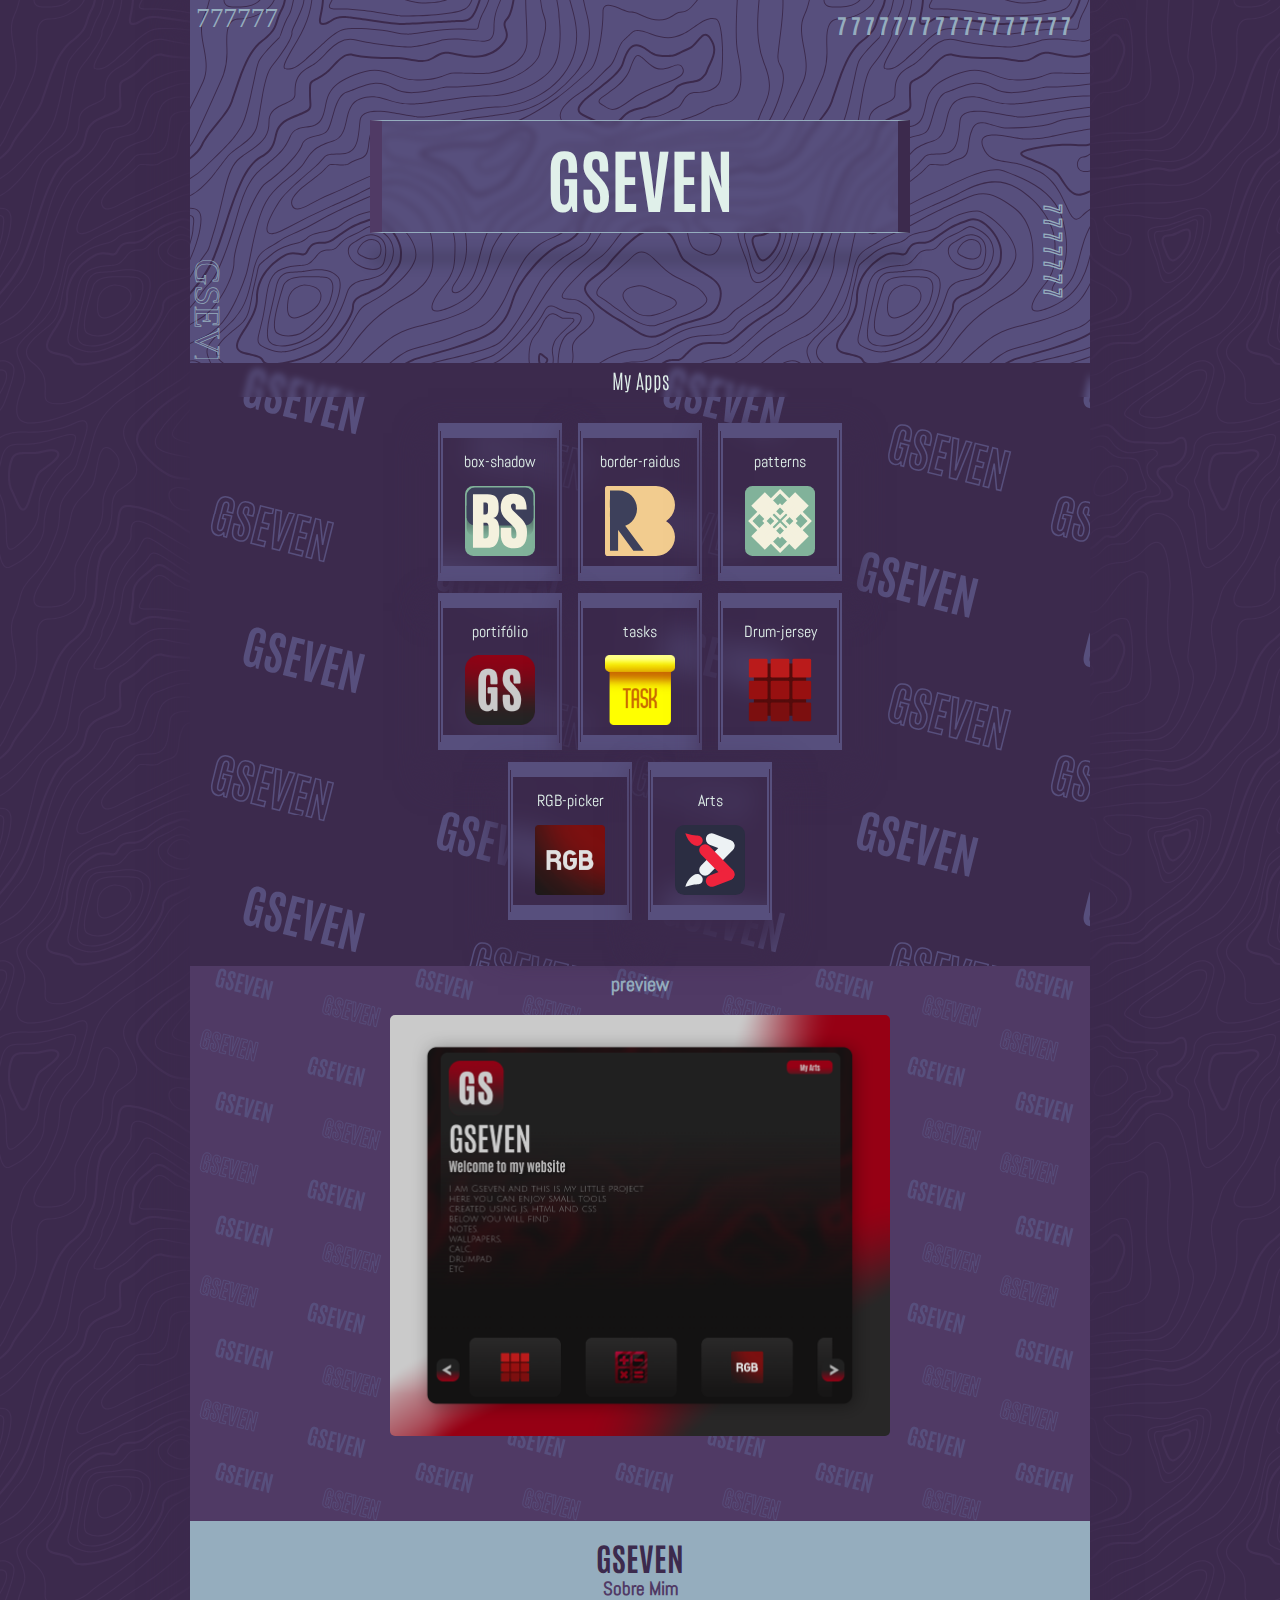
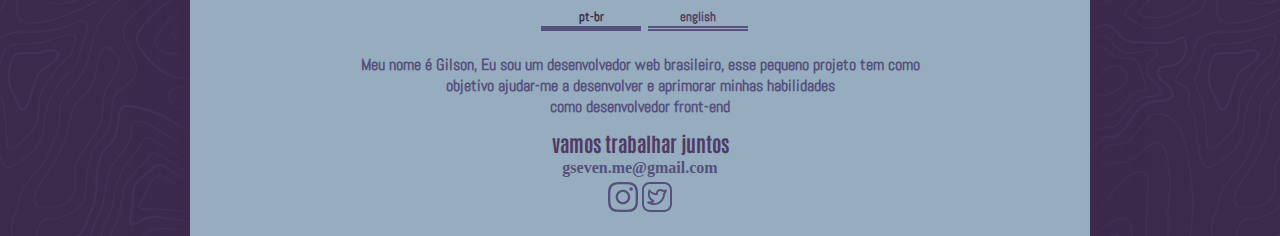
<file: index.html>
<!DOCTYPE html>
<html lang="en">
<head>
    <meta charset="UTF-8">
    <meta http-equiv="X-UA-Compatible" content="IE=edge">
    <meta name="viewport" content="width=device-width, initial-scale=1.0">
    <link rel="stylesheet" href="css/index.css">
    <title>GSEVEN</title>
    <link rel="stylesheet" href="https://fonts.googleapis.com/css2?family=Material+Symbols+Outlined:opsz,wght,FILL,GRAD@48,400,0,0" />
    <link rel="shortcut icon" href="img/favicon.svg" type="image/x-icon">
    <link rel="preconnect" href="https://fonts.googleapis.com">
    <link rel="preconnect" href="https://fonts.gstatic.com" crossorigin>
    <link href="https://fonts.googleapis.com/css2?family=Abel&family=Antonio&display=swap" rel="stylesheet">
</head>
<body>
    <div id="all">
        <div id="topdiv">
            <div id="left">
                <div>
                <img src="img/leftTexture.svg" alt="">
                </div>
            </div>
            <div id="center">
                <h1>GSEVEN</h1>
                <div id="gs"></div>
            </div>
            <div id="right">
                <div>
                    <img src="img/rightTexture.svg" alt="">
                </div>
            </div>
        </div>
    
        <div id="midleDiv">
            <h1>My Apps</h1>
            <div id="apps">
                <a href="csshelp/shadow/index.html" class="app">
                    <div>
                        <h2 translate="no">box-shadow</h2>
                        <img src="csshelp/shadow/img/logo.svg" alt="">
                    </div>
                </a>
                <a href="csshelp/radius/index.html" class="app">
                    <div>
                        <h2 translate="no">border-raidus</h2>
                        <img src="csshelp/radius/img/logo.svg" alt="">
                    </div>
                </a>
    
                <a href="csshelp/patterns/index.html" class="app">
                    <div>
                        <h2 translate="no">patterns</h2>
                        <img src="csshelp/patterns/img/logo.svg" alt="">
                    </div>
                </a>

                <a href="portfolio/" class="app">
                    <div>
                        <h2 translate="no">portifólio</h2>
                        <img src="portfolio/img/favicon.png" alt="">
                    </div>
                </a>
    
                <a href="portfolio/ferramentas/tasks/index.html" class="app">
                    <div>
                        <h2 translate="no">tasks</h2>
                        <img src="portfolio/ferramentas/tasks/tasks.png" alt="">
                    </div>
                </a>
    
                <a href="portfolio/ferramentas/drum/index.html" class="app">
                    <div translate="no">
                        <h2 translate="no">Drum-jersey</h2>
                        <img src="portfolio/ferramentas/drum/icon.svg" alt="">
                    </div>
                </a>
    
                <a href="portfolio/ferramentas/picker/index.html" class="app">
                    <div>
                        <h2 translate="no">RGB-picker</h2>
                        <img src="portfolio/ferramentas/picker/picker.png" alt="">
                    </div>
                </a>
                <a href="portfolio/ferramentas/arts/index.html" class="app">
                    <div>
                        <h2 translate="no">Arts</h2>
                        <img src="portfolio/ferramentas/arts/icons/favicon.svg" alt="">
                    </div>
                </a>
       
            </div>
        </div>
        <div id="apr">
            <div id="appresentation">
                <h1>preview</h1>
                <div class="imgh">
                    <img src="img/preview/port.png" alt="">
                </div>
            <script>
                let urli  = "img/preview/"
                let urls = [urli+"port.png",urli+"drum.png",urli+"arts.png"]
                let indexy = 0
                setInterval(()=>{
                    indexy++
                    if (indexy==urls.length) {
                        indexy = 0
                    }
                    document.querySelector(".imgh img").style.opacity="2%"
                    document.querySelector(".imgh img").style.borderRadius="100%" 
                    setTimeout(function(){

                        document.querySelector(".imgh img").style.opacity="100%"
                        document.querySelector(".imgh img").style.borderRadius="5px"
                        document.querySelector(".imgh img").src=urls[indexy]
                    
                    },500)
                    
         
                   
                },4200)
       
            </script>
            </div>
        </div>
     
        <div id="aboutMe" class="aboutPT">
            <div id="topText">    
                <div id="topTitle">
                    <div>
                        <h1>GSEVEN</h1>
                        <h3 id="aboutMeTl">Sobre Mim</h3>
                    </div>
                   
                </div>
                <div id="lang">
                    <button id="pt" class="bt active">pt-br</button>
                    <button id="en" class="bt">english</button>
                </div>
            </div>
            <div id="textPt" class="text_me">
                Meu nome é Gilson, Eu sou um desenvolvedor web brasileiro,
                esse pequeno projeto tem como objetivo ajudar-me a desenvolver e aprimorar minhas habilidades
                <br>    como desenvolvedor front-end
            </div>

            <div id="contact">
                <h1 id="endMsg">vamos trabalhar juntos</h1>
                <div id="conts">
                    <div>gseven.me@gmail.com</div>
                    <a href="https://www.instagram.com/gseven.me" target="_blank">
                        <svg xmlns="http://www.w3.org/2000/svg" version="1.1" xmlns:xlink="http://www.w3.org/1999/xlink" xmlns:svgjs="http://svgjs.com/svgjs" width="512" height="512" x="0" y="0" viewBox="0 0 512 512.00006" style="enable-background:new 0 0 512 512" xml:space="preserve" class=""><g><path xmlns="http://www.w3.org/2000/svg" d="m261.039062 512c-1.695312 0-3.390624 0-5.097656-.007812-40.132812.097656-77.214844-.921876-113.277344-3.117188-33.0625-2.011719-63.242187-13.4375-87.28125-33.039062-23.195312-18.914063-39.035156-44.488282-47.078124-76.003907-7-27.4375-7.371094-54.371093-7.726563-80.421875-.257813-18.691406-.5234375-40.839844-.578125-63.363281.0546875-22.617187.320312-44.765625.578125-63.457031.355469-26.046875.726563-52.980469 7.726563-80.421875 8.042968-31.515625 23.882812-57.089844 47.078124-76.003907 24.039063-19.601562 54.21875-31.027343 87.285157-33.039062 36.0625-2.191406 73.152343-3.2148438 113.371093-3.1171875 40.144532-.0859375 77.214844.9257815 113.277344 3.1171875 33.0625 2.011719 63.242188 13.4375 87.28125 33.039062 23.199219 18.914063 39.035156 44.488282 47.078125 76.003907 7 27.4375 7.371094 54.375 7.726563 80.421875.257812 18.691406.527344 40.839844.578125 63.363281v.09375c-.050781 22.523437-.320313 44.671875-.578125 63.363281-.355469 26.046875-.722656 52.980469-7.726563 80.421875-8.042969 31.515625-23.878906 57.089844-47.078125 76.003907-24.039062 19.601562-54.21875 31.027343-87.28125 33.039062-34.535156 2.101562-70.011718 3.125-108.277344 3.125zm-5.097656-40.007812c39.480469.09375 75.730469-.902344 110.945313-3.042969 25-1.519531 46.675781-9.632813 64.433593-24.113281 16.414063-13.386719 27.71875-31.855469 33.597657-54.894532 5.828125-22.839844 6.164062-47.363281 6.488281-71.078125.253906-18.566406.519531-40.558593.574219-62.863281-.054688-22.308594-.320313-44.296875-.574219-62.863281-.324219-23.714844-.660156-48.238281-6.488281-71.082031-5.878907-23.039063-17.183594-41.507813-33.597657-54.894532-17.757812-14.476562-39.433593-22.589844-64.433593-24.109375-35.214844-2.144531-71.464844-3.132812-110.851563-3.046875-39.472656-.09375-75.726562.902344-110.941406 3.046875-25 1.519531-46.675781 9.632813-64.433594 24.109375-16.414062 13.386719-27.71875 31.855469-33.597656 54.894532-5.828125 22.84375-6.164062 47.363281-6.488281 71.082031-.253907 18.582031-.519531 40.585937-.574219 62.910156.054688 22.226563.320312 44.234375.574219 62.816406.324219 23.714844.660156 48.238281 6.488281 71.078125 5.878906 23.039063 17.183594 41.507813 33.597656 54.894532 17.757813 14.476562 39.433594 22.589843 64.433594 24.109374 35.214844 2.144532 71.476562 3.144532 110.847656 3.046876zm-.953125-90.992188c-68.921875 0-125-56.074219-125-125s56.078125-125 125-125c68.925781 0 125 56.074219 125 125s-56.074219 125-125 125zm0-210c-46.867187 0-85 38.132812-85 85s38.132813 85 85 85c46.871094 0 85-38.132812 85-85s-38.128906-85-85-85zm139-80c-16.566406 0-30 13.429688-30 30s13.433594 30 30 30c16.570313 0 30-13.429688 30-30s-13.429687-30-30-30zm0 0" fill="#574f7d" data-original="#000000" class=""></path></g></svg>
                    </a>
                    <a href="https://twitter.com/GsevenMe" target="_blank">
                        <svg xmlns="http://www.w3.org/2000/svg" version="1.1" xmlns:xlink="http://www.w3.org/1999/xlink" xmlns:svgjs="http://svgjs.com/svgjs" width="512" height="512" x="0" y="0" viewBox="0 0 496 496" style="enable-background:new 0 0 512 512" xml:space="preserve" class=""><g><g xmlns="http://www.w3.org/2000/svg"><g><g><path d="M365.008,0H130.992C57.536,0,0,57.536,0,130.992v234.016C0,438.464,57.536,496,130.992,496h234.016     C438.464,496,496,438.464,496,365.008V130.992C496,57.536,438.448,0,365.008,0z M464,365.008     c0,55.52-43.488,98.992-98.992,98.992H130.992C75.488,464,32,420.512,32,365.008V130.992C32,75.488,75.488,32,130.992,32h234.016     C420.528,32,464,75.488,464,130.992V365.008z" fill="#574f7d" data-original="#000000" class=""></path><path d="M403.984,126.64c-5.136-3.76-12.016-4.08-17.504-0.88c-5.472,3.216-17.6,4.8-27.328,6.08c-2.016,0.272-4,0.528-5.92,0.8     c-13.616-11.296-31.008-17.632-48.944-17.632c-40.4,0-73.552,31.264-75.904,70.592c-36.64-6.176-70.192-25.28-93.968-53.984     c-3.536-4.288-9.024-6.384-14.56-5.664c-5.504,0.768-10.208,4.336-12.432,9.424c-1.024,2.336-9.952,24.304-9.952,78.64     c0,47.056,37.136,81.632,62.608,99.824c-17.424,7.92-37.504,10.832-56.576,8.72c-7.456-0.8-14.432,3.584-16.896,10.608     c-2.464,7.04,0.256,14.848,6.56,18.832c30.08,18.976,64.848,29.008,100.56,29.008c114.688,0,184.096-90.096,186.672-178.928     c3.296-4.784,9.584-14.096,20.208-30.432c4.256-6.576,7.824-20.752,9.568-28.608C411.568,136.832,409.12,130.384,403.984,126.64z      M351.536,187.536c-1.968,2.72-3.04,6.016-3.04,9.376c0,63.152-48.016,152.096-154.752,152.096     c-9.648,0-19.216-0.88-28.592-2.608c12.512-4.736,24.336-11.344,35.2-19.712c4.352-3.344,6.672-8.72,6.16-14.176     c-0.512-5.456-3.792-10.288-8.704-12.768c-0.688-0.352-68.32-35.92-68.32-85.712c0-16.688,0.896-29.808,2.08-39.792     c31.408,27.04,71.376,43.216,113.44,45.296c0.32,0.016,0.656,0.032,0.96,0.016c9.312-0.272,16.16-7.104,16.16-16     c0-2.208-0.448-4.304-1.264-6.224c-0.4-2.4-0.608-4.816-0.608-7.232c0-23.76,19.744-43.088,44.032-43.088     c12.192,0,23.92,4.992,32.192,13.68c3.776,3.936,9.296,5.712,14.624,4.672c3.632-0.688,7.824-1.232,12.224-1.808     c1.568-0.208,3.152-0.416,4.768-0.64C356.08,181.216,351.744,187.248,351.536,187.536z" fill="#574f7d" data-original="#000000" class=""></path></g></g></g><g xmlns="http://www.w3.org/2000/svg"></g><g xmlns="http://www.w3.org/2000/svg"></g><g xmlns="http://www.w3.org/2000/svg"></g><g xmlns="http://www.w3.org/2000/svg"></g><g xmlns="http://www.w3.org/2000/svg"></g><g xmlns="http://www.w3.org/2000/svg"></g><g xmlns="http://www.w3.org/2000/svg"></g><g xmlns="http://www.w3.org/2000/svg"> </g><g xmlns="http://www.w3.org/2000/svg"></g><g xmlns="http://www.w3.org/2000/svg"> </g><g xmlns="http://www.w3.org/2000/svg"></g><g xmlns="http://www.w3.org/2000/svg"></g><g xmlns="http://www.w3.org/2000/svg"></g><g xmlns="http://www.w3.org/2000/svg"></g><g xmlns="http://www.w3.org/2000/svg"></g></g></svg>
                    </a>
                </div>
            </div>
            <script>
                
                var btns = document.getElementsByClassName("bt");
                for (var i = 0; i < btns.length; i++) {
                btns[i].addEventListener("click", function(e) {
                setLanguage(e.target.id)
                var current = document.getElementsByClassName("active");
                current[0].className = current[0].className.replace(" active", "");
                this.className += " active";
                });
                }
                let aboutMe = document.getElementById("aboutMeTl")
                let kingText = document.getElementById("textPt")
                let end = document.getElementById("endMsg")


                var title ={
                    pt:"Sobre Mim",
                    en:"About Me"
                }
                var text={
                    pt:`Meu nome é Gilson, Eu sou um desenvolvedor web brasileiro,esse pequeno projeto <br> tem como objetivo ajudar-me a desenvolver e aprimorar minhas habilidades
                    como desenvolvedor front-end`,
                    en:`
                    My name is Gilson, I'm a Brazilian web developer, this little project
                    aims to help me develop and improve my skills
                    as a front end developer
                    `
                }


                endMsg={
                    en:"let's work together",
                    pt:"vamos trabalhar juntos"
                }

                function setLanguage(lang) {
                    aboutMe.innerHTML=title[lang]
                    kingText.innerHTML=text[lang]
                    end.innerHTML= endMsg[lang]
                    // if(lang=="pt"){
                    //     aboutMe.innerHTML=title.pt
                    //     kingText.innerHTML=text.pt
                    //     endMsg.innerHTML=endMsg.pt
                    // }else if(lang=="en"){
                    //     aboutMe.innerHTML=title.en
                    //     kingText.innerHTML=text.en
                    //     end.innerHTML=endMsg.en
                    // }   
                }

            </script>
        </div>
    </div>
    
</body>
<style>
    :root{
        --color1:#3c2a4d;
        --color2:#503a65;
        --color3:#574f7d;
        --color4:#95adbe;
        --color5:#e0f0ea;

    }
</style>
<script src="js/index.js"></script>
<script type="text/javascript" src="js/vanilla-tilt.js"></script>
<script>
    VanillaTilt.init(document.querySelector("#center h1"), {
       max: 10,
       speed: 400,
       glare:true,
       "max-glare":0.1,
    });
   document.querySelector("#center h1").addEventListener("mousemove",()=>{
        document.getElementById("gs").style.transform =   document.querySelector("#center h1").style.transform +"translateY(20px)"
   })
</script>
</html>
</file>
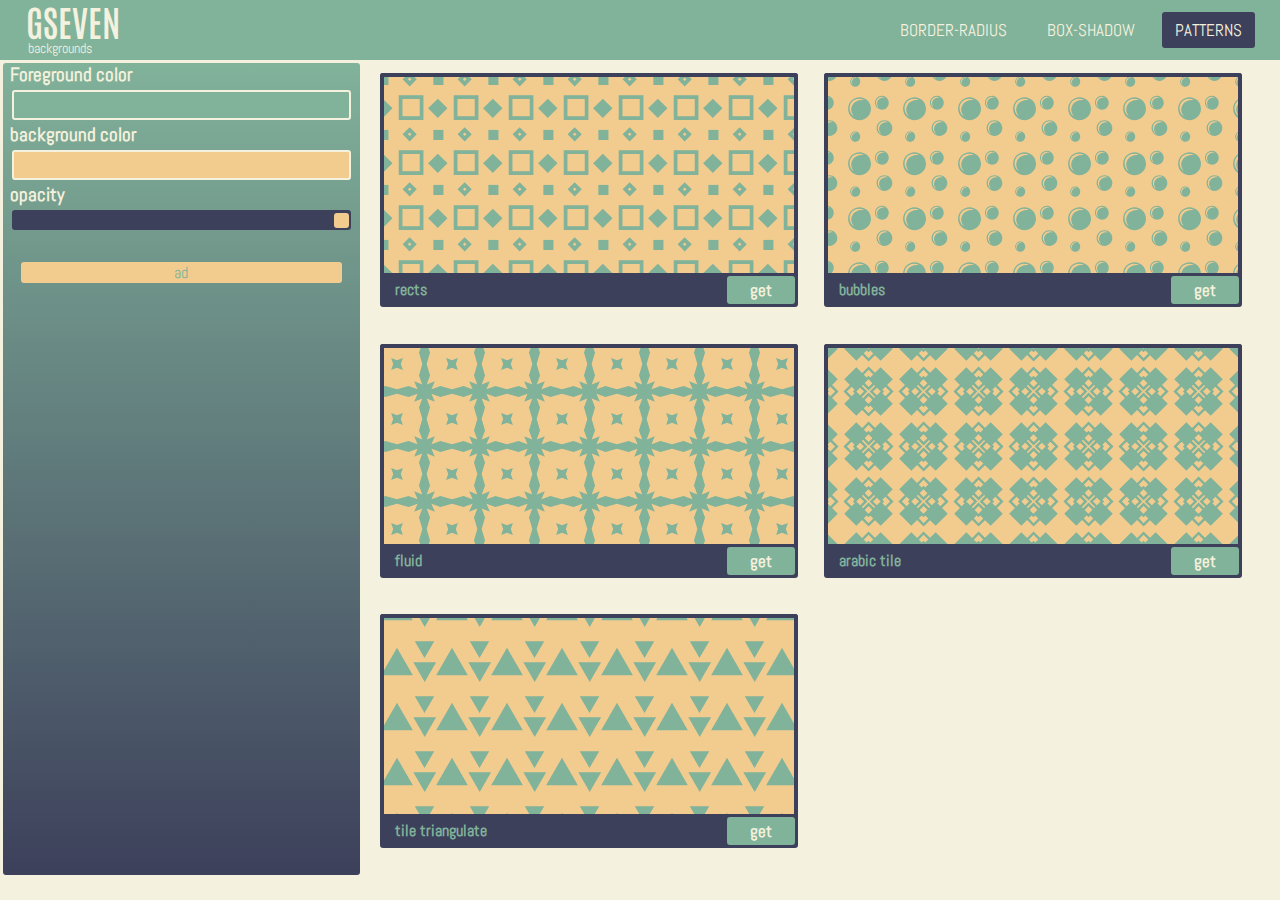
<file: csshelp/patterns/index.html>
<!DOCTYPE html>
<html lang="en">
<head>
    <meta charset="UTF-8">
    <meta http-equiv="X-UA-Compatible" content="IE=edge">
    <meta name="viewport" content="width=device-width, initial-scale=1.0">
    <link rel="stylesheet" href="../../top.css">
    <link rel="stylesheet" href="css/style.css">
    <title>patterns</title>
    <link rel="stylesheet" href="https://fonts.googleapis.com/css2?family=Material+Symbols+Outlined:opsz,wght,FILL,GRAD@48,400,0,0" />
    <script async src="https://pagead2.googlesyndication.com/pagead/js/adsbygoogle.js?client=ca-pub-1281822003681691"
    crossorigin="anonymous"></script>
    <link rel="shortcut icon" href="img/logo.svg" type="image/x-icon">
</head>
<body>
    <nav translate="no">
		<input type="checkbox" id="check">
		<label for="check" class="checkbtn">
			<span class="material-symbols-outlined" id="openMenu">menu</span>
		</label>
		<label class="logo" onclick="logoFunction()">
			<img src="img/title.svg" alt="" width=200px">
		</label>
		<ul id="menu">
			<li><a id="ini" class="btn"         href="../radius/index.html">border-radius</a></li>
			<li><a id="bs" class="btn" 	        href="../shadow/index.html">box-shadow</a></li>
			<li><a id="gr" class="btn active"   href="#">patterns</a></li>
		</ul>
	</nav>
    <section>
		<div id="displays">
            <div id="display1" class="dis">
                <div id="inputs">
                    <h3>Foreground color</h3>
                    <button onclick="document.getElementById('front').click()" style="background-color:var(--color1);" id="fc"></button>
                    <h3>background color</h3>
                    <button onclick="document.getElementById('back').click()" style="background-color:var(--color2);" id="bc"></button>
                    <h3>opacity</h3>
                    <input value="1" type="range" min="0" step="0.01" max="1" name="opacity" id="opacity" oninput="opacityChange(this.value)">
                </div>
                <div id="inpObj">
                    <input type="color" name="front" id="front" style="visibility: hidden;" oninput="colorChange(this.value,'front')">
                    <input type="color" name="back" id="back" style="visibility: hidden;" oninput="colorChange(this.value,'back')">
                </div>
                <div id="publ">
                    <div>ad</div>
                    
        
                </div>
            </div>
            <div id="display2" class="dis"></div>
        </div>
	</section>
    <div id="popup">
        <div id="pph">
            <div id="ttl">css code</div>
            <button id="close">
                <span class="material-symbols-outlined">close</span>
            </button><br>
        </div>
        <textarea spellcheck="false" name="" id="texto" cols="30" rows="10"></textarea>
        <div id="msg">name </div><button id="cokk">copy</button>
    </div>

</body>
<style>
    :root{
        --color1:#3D405B;
        --color2:#81B29A;
        --color3:#F2CC8F;
        --color4:#E07A5F;
        --color5:#F4F1DE;
       
    }
 
</style>
<style id="backx">
    :root{
        --color-back:#2c698d;
    }
</style>
<!-- global -->
<!--finish global -->
<!-- of app -->
<script src="js/index.js"></script>
<!-- finish of app -->
</html>
</file>
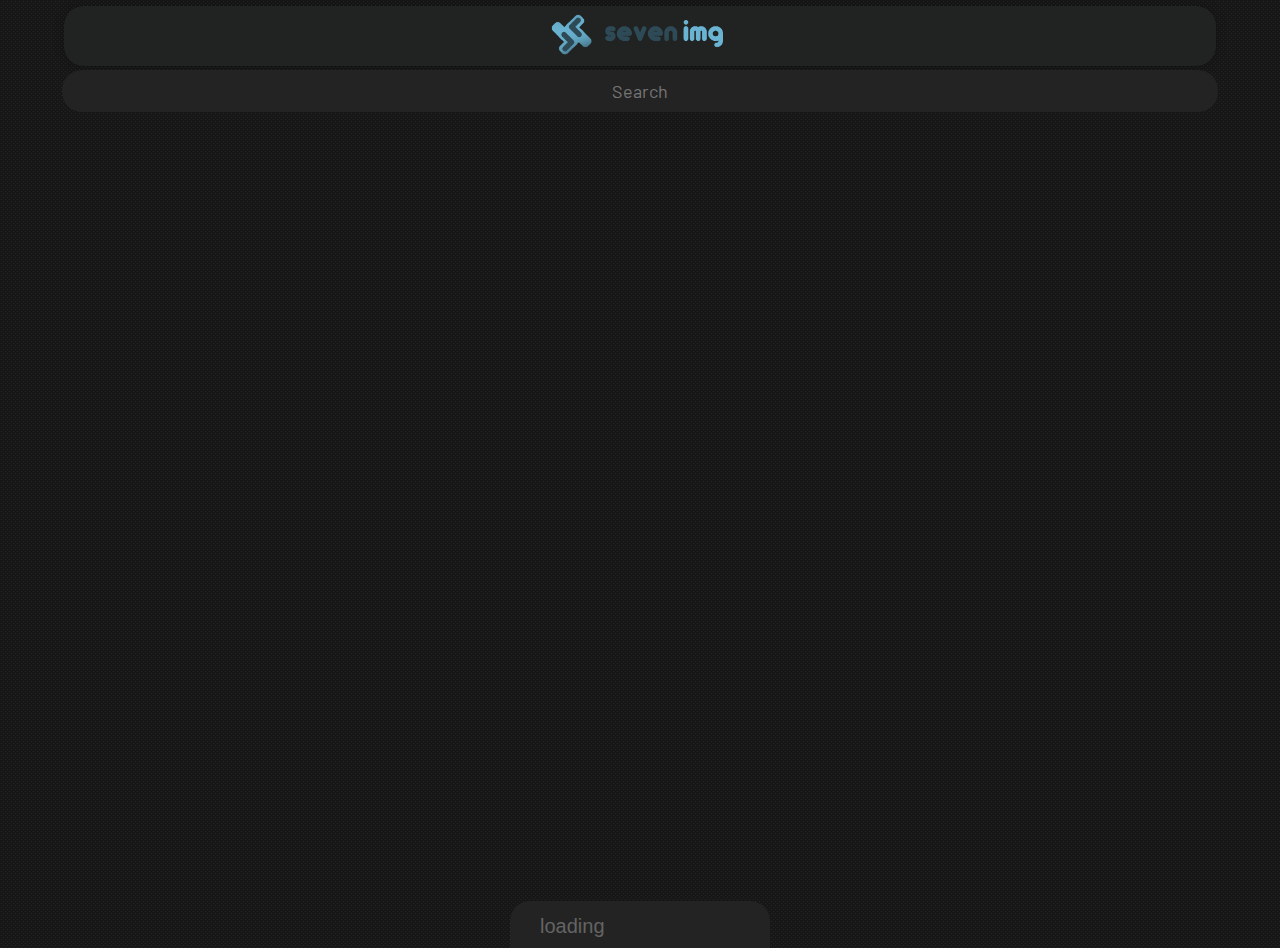
<file: portfolio/ferramentas/7img/index.html>
<!DOCTYPE html>
<html>
<head>
	<meta charset="utf-8">
	<meta http-equiv="X-UA-Compatible" content="IE=edge">
	<title>api time</title>
	<meta name="viewport" content="width=device-width">
	<link rel="stylesheet" href="style.css">
	<link rel="stylesheet" href="https://fonts.googleapis.com/css2?family=Material+Symbols+Outlined:opsz,wght,FILL,GRAD@20..48,100..700,0..1,-50..200" />
	<link rel="preconnect" href="https://fonts.googleapis.com">
	<link rel="preconnect" href="https://fonts.gstatic.com" crossorigin>
	<link href="https://fonts.googleapis.com/css2?family=Barlow:ital,wght@1,400&display=swap" rel="stylesheet">
	<link rel="stylesheet" href="https://fonts.googleapis.com/css2?family=Material+Symbols+Outlined:opsz,wght,FILL,GRAD@20..48,100..700,0..1,-50..200" />
	<link rel="stylesheet" href="load.css">
</head>
<body >
<div id="closecont" onclick="Mclose(this.id)"></div>
	<div id="view">
			<div id="photog">
			</div>
		<div id="close" onclick="Mclose(this.id)">
			<img src="x.svg" alt="">
	
		</div>
		<div class="loadingio-spinner-double-ring-7jpm3wcxwpv">
			<div class="ldio-zcd0wwqbxob">
				<div></div>
				<div></div>
				<div>
					<div></div>
				</div>
				<div>
					<div></div>
				</div>
			</div>
		</div>
		
		<div id="image">
			
			failed load image
		</div>
		<div id="desc">

			<a href="" download id="download">
				<button>
					<span class="material-symbols-outlined">
						download
					</span>
				</button>
			</a>
		</div>
	</div>

	<div id="topo"> 
		<div class="divlogo"></div> 
	</div>

	<div id="search">
		<input type="text" id="sesk" placeholder="Search" >
		<span class="material-symbols-outlined" id="procIcon">
			search
			</span>
	</div>
	<div id="space"></div>




	<div id="exibir" class="grid" ></div>
	<div id="load">loading</div>
</body>
<script src="index.js"></script>
</html>
</file>
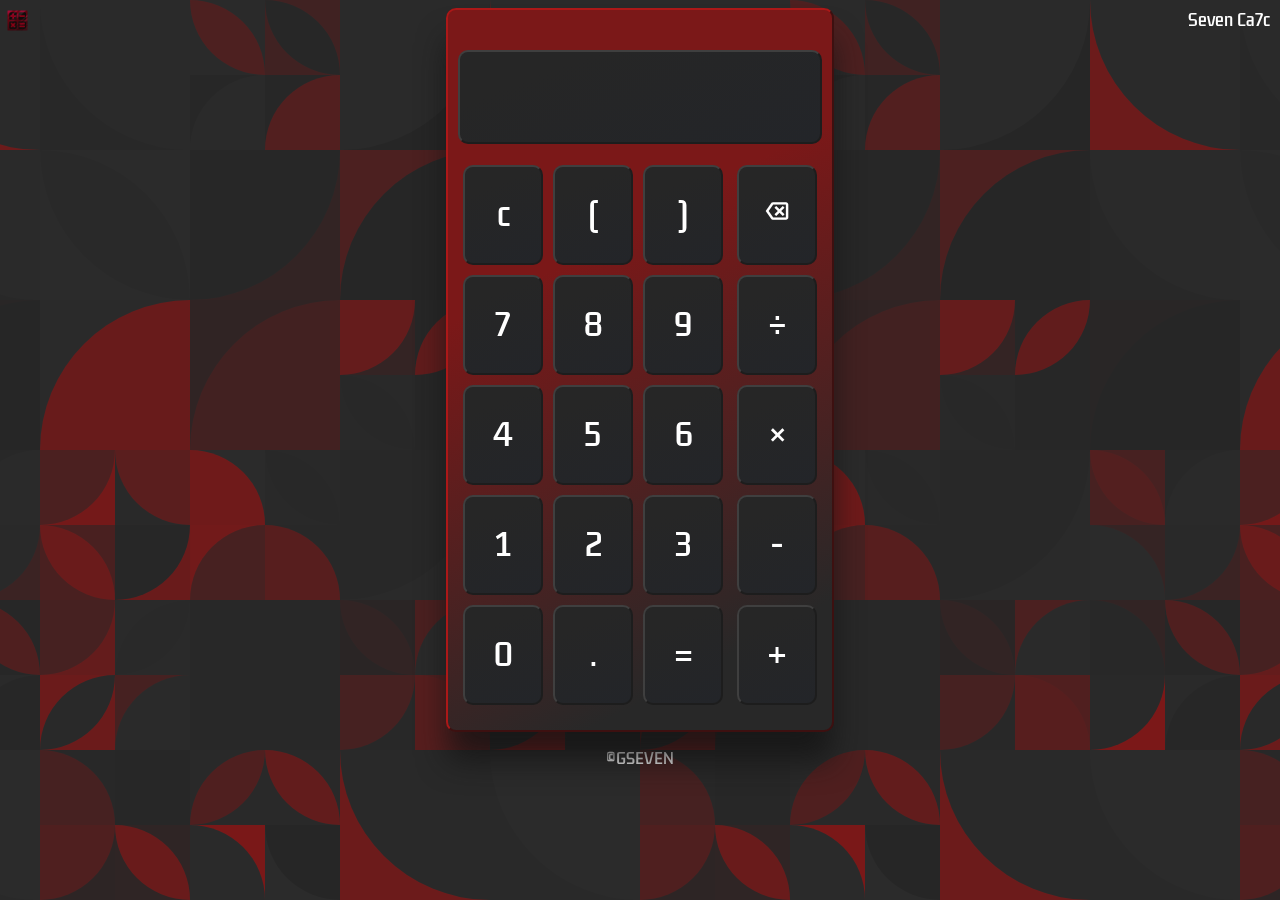
<file: portfolio/ferramentas/calc/index.html>
<!DOCTYPE html>
<html lang="pt-br">
<head>

	<meta charset="utf-8">
	<meta http-equiv="X-UA-Compatible" content="IE=edge">
	<meta name="viewport" content="width=device-width">
	<title>Cauculadora</title>
	<link rel="stylesheet" href="st.css">
	<link rel="shortcut icon" href="calc.png" type="image/x-icon">
	<link rel="stylesheet" href="https://fonts.googleapis.com/css2?family=Material+Symbols+Outlined:opsz,wght,FILL,GRAD@48,400,0,0" />
</head>
<body>
	<div id="logo">
	<img src="calc.png">
	<div class="inline">Seven Ca7c</div>
</div>
<div id="back"></div>

<div id="caucu">

<div id="visor">

<input type="text"  id="lcd" >
	

</div>


<div id="mm">
	<div id="numbers">
		

		<button class="number" onclick="clean()" >c</button>
		
		<button class="number" value="(" >(</button>	
		
		<button class="number" value=")" >)</button>



		<button class="number" value="7" >7</button>
		
		<button class="number" value="8" >8</button>	
		
		<button class="number" value="9" >9</button>
		
		<button class="number" value="4" >4</button>
		
		<button class="number" value="5" >5</button>	
		
		<button class="number" value="6" >6</button>

		<button class="number" value="1" >1</button>
		
		<button class="number" value="2" >2</button>	
		
		<button class="number" value="3" >3</button>

		<button class="number" value="0" >0</button>
		
		<button class="number" value="."  > .  </button>
	
		<button class="number" onclick="igual()">=</button>



	</div>

<div id="oper">

	<button class="number" onclick="back()" >
		<span class="material-symbols-outlined" style="font-size: 30px;">
			backspace
		</span>
	</button>

	<button class="number" value="÷" >÷</button>	
	
	<button class="number" value="×" >×</button>

	<button class="number" value="-" >-</button>

	<button class="number" value="+" >+</button>
</div>
</div>

</div>

<script src="sc.js"></script>
<center> <p class="copy" id="copy">&copy;GSEVEN</p> </center>
</body>
</html>
</file>
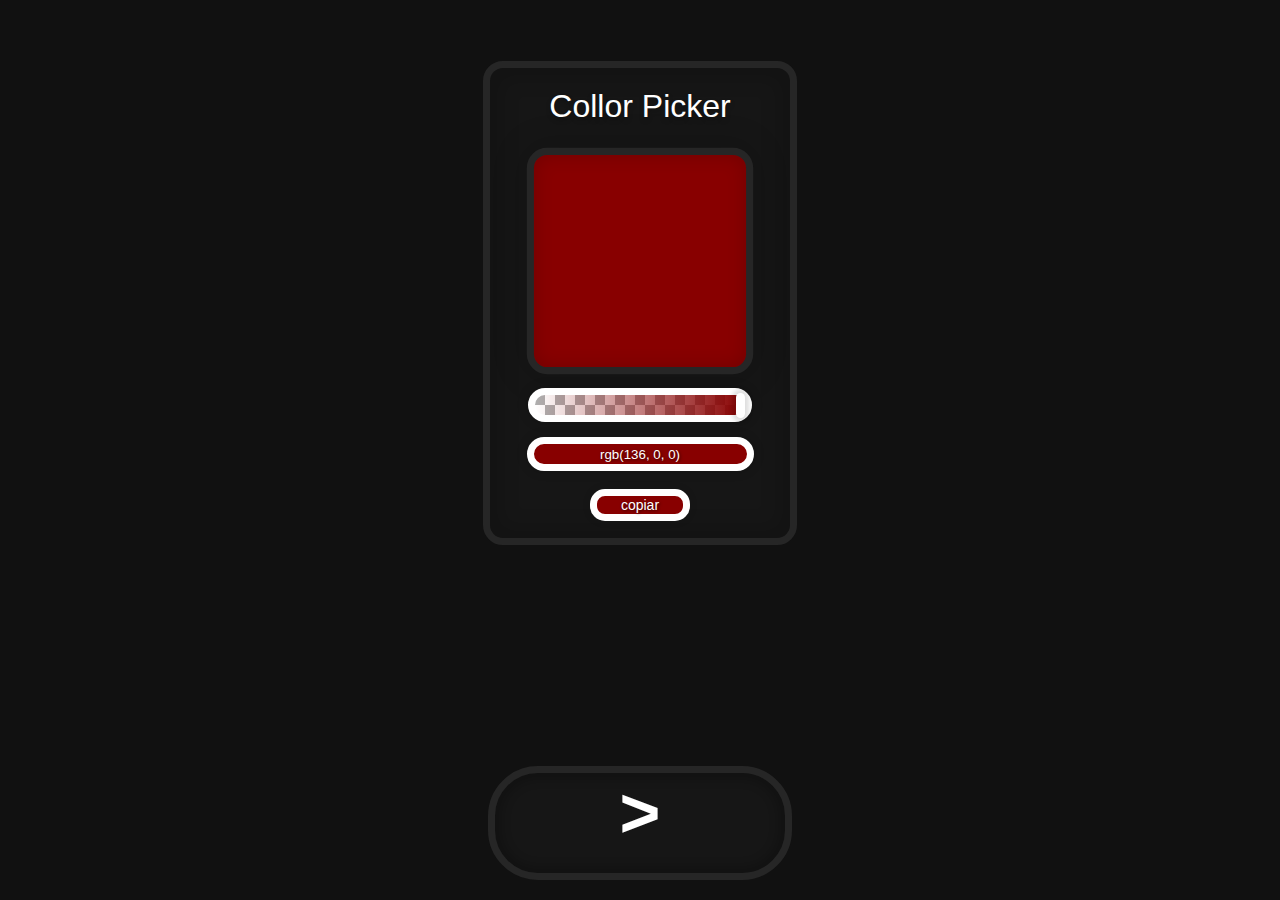
<file: portfolio/ferramentas/picker/index.html>
<!DOCTYPE html>
<html lang="pt-br">
<head>
    <meta charset="UTF-8">
    <meta http-equiv="X-UA-Compatible" content="IE=edge">
    <meta name="viewport" content="width=device-width, initial-scale=1.0">
    <title>RGB</title>
    <link rel="stylesheet" href="style.css">
     <link rel="shortcut icon" href="picker.png" type="image/x-icon">
</head>
<body>
    
 <div id="popup" class="popup">
     copiado
 </div>
   <div class="cont1" id="cont1">



     <center>
         <h1>Collor Picker</h1>
    </center> 

        <div id="inpback">
            <div id="visor"></div> 
        </div>


        <div class="contc"><input type="range" name="" id="capacity" value="1" step="0.01" max="1"min='0'></div>

        <input   type="text" value="rgb(136, 0, 0)" spellcheck="false" maxlength="0"  id="rgb"><br>
        <button id="copiar" class="copiar">copiar</button>

        <input type="color" placeholder="tap" name="color" value="rgb(136, 0, 0)" id="color" class="color">



    </div>



    <div class="back" id="back" onclick="back()">
        >
    </div>



 <script type="text/javascript" src="vanilla-tilt.js"></script>
 <script>
     VanillaTilt.init(document.querySelector("#inpback"), {
		max: 20,
		speed: 400,
        glare:false,
        maxglare:0,
	});

 </script>



 <script src="script.js"></script>
</body>
</html>
</file>
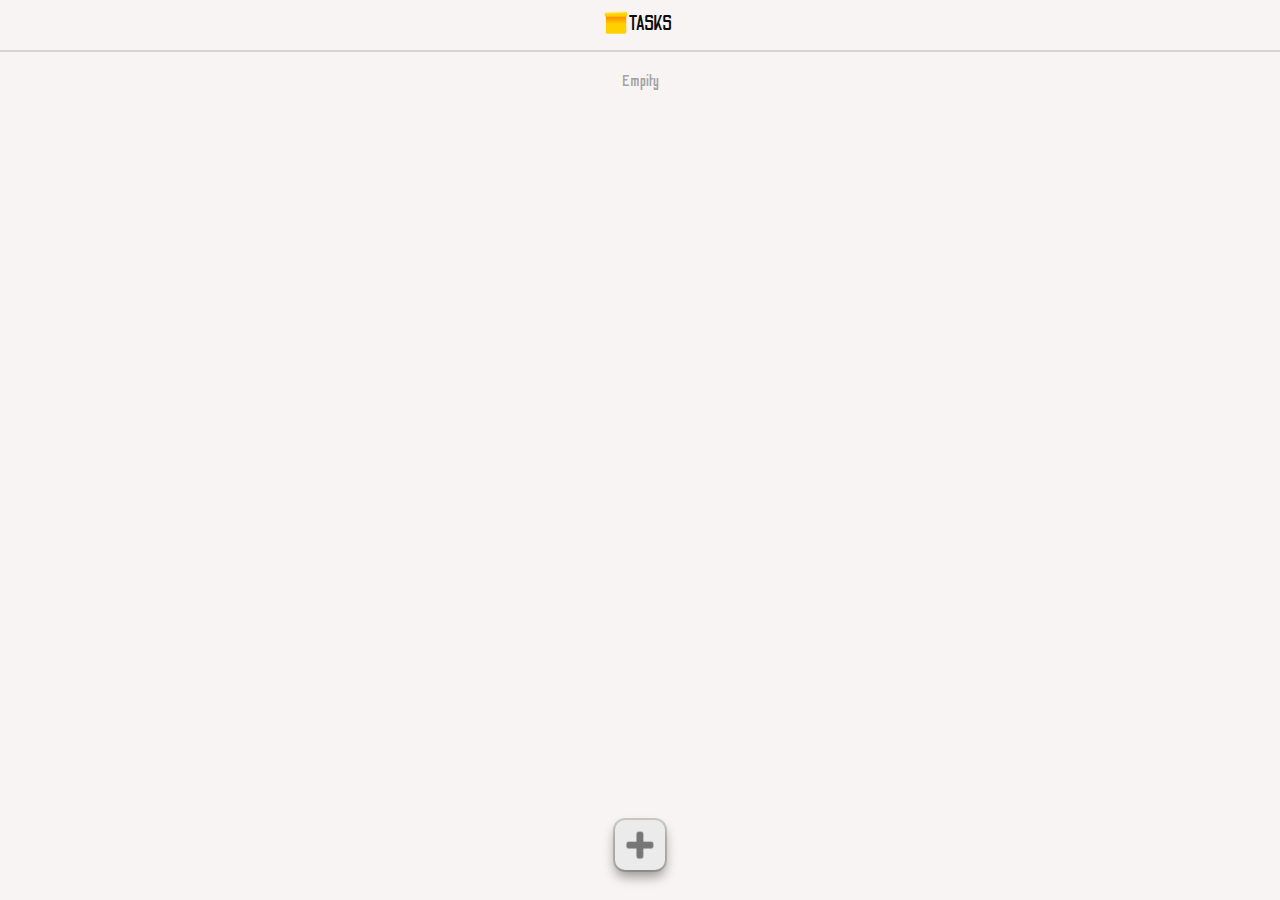
<file: portfolio/ferramentas/tasks/index.html>
<!DOCTYPE html>
<html lang="pt-br">
<head>
    <meta charset="UTF-8">
    <meta http-equiv="X-UA-Compatible" content="IE=edge">
    <meta name="viewport" content="width=device-width, initial-scale=1.0">
    <link rel="stylesheet" href="style.css">
    <link rel="shortcut icon" href="tasks.png" type="image/x-icon">
    <link rel="preconnect" href="https://fonts.googleapis.com">
    <link rel="preconnect" href="https://fonts.gstatic.com" crossorigin>
    <link href="https://fonts.googleapis.com/css2?family=Odibee+Sans&display=swap" rel="stylesheet">
    <title>TASKS</title>
</head>
<body>
<div id="aviso3">Saved</div>
<div id="aviso2">
    Tem certeza de que deseja excluir essa nota <br>
<button class="options" id="optionYes">excluir</button>
<button class="options" id="optionNo">cancelar</button>
</div>
<div id="bomy">
    <div id="background"></div>


        <div id="ups">
      
                <a href="index.html" id="logolink"><div id="logobody"><img id="logo" src="icones/title.svg" alt=""></div></a>
                <div id="texture"></div>
        </div>
       
        
    <div id="notas">
   

    </div>   


 

</div>
<div id="form">

    <div id="topbar">
        <div id="x" onclick="closeDisplay()">×</div>
        <input id="crea" type="button" value="save" onclick="create()">
        <input type="text" id="tittle" placeholder="titúlo">
    </div>
   
    <textarea id="txtarea" name="Text1" cols="40" rows="5" placeholder="escreva  o texto aqui"></textarea>
    
</div>    
<div class="cons" id="cons"></div>    
<div id="mais" onclick="newNote()"><img src="icones/x.png" width="30px"></div>   
<script src="script.js"></script>
</body>
</html>
</file>
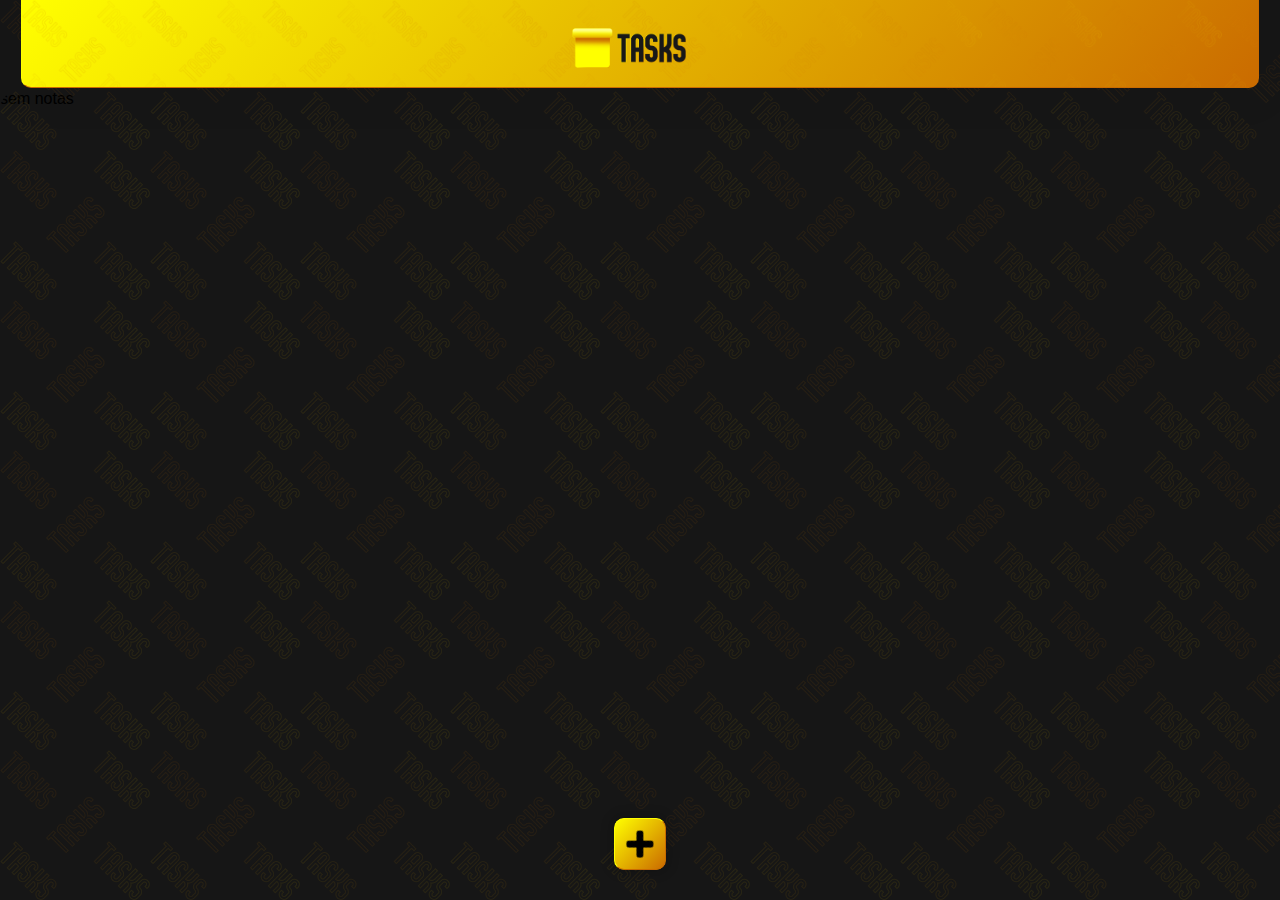
<file: portfolio/ferramentas/picker/tasks/index.html>
<!DOCTYPE html>
<html lang="pt-br">
<head>
    <meta charset="UTF-8">
    <meta http-equiv="X-UA-Compatible" content="IE=edge">
    <meta name="viewport" content="width=device-width, initial-scale=1.0">
    <link rel="stylesheet" href="style.css">
        <link rel="shortcut icon" href="tasks.png" type="image/x-icon">
    <title>TASKS</title>
</head>
<body>
<div id="aviso3">Saved</div>
<div id="aviso2">
    Tem certeza de que deseja excluir essa nota <br>
<button class="bbb" id="bb1">excluir</button><button class="bbb" id="bb2">cancelar</button>
</div>
<div id="aviso">
    preencha os campos corretamente
</div>
<div id="bomy">
    <div id="background"></div>


        <div id="ups">
      
                <a href="index.html" id="logolink"><div id="logobody"><img id="logo" src="icones/tasksbig.png" alt=""></div></a>
                <div id="texture"></div>
            </div>
       

        <div style="width: 100%; height: 88px; background-color: rgba(0, 128, 0, 0);" >

        </div>
        
    <div id="notas">
   

    </div>   


 

</div>
<div id="form">
    <div id="x" onclick="closeDisplay()">x</div>
    <input type="text" id="tittle" placeholder="titúlo">
    <textarea id="txtarea" name="Text1" cols="40" rows="5" placeholder="escreva  o texto aqui"></textarea>
    <input id="crea" type="button" value="save" onclick="create()">
</div> 

<div id="exibir" class="exibir">

</div>

   
<div class="cons" id="cons"></div>    
<div id="mais" onclick="newNote()"><img src="icones/x.png" width="30px"></div>   


<script src="anime.min.js"></script>
<script src="script.js"></script>
</body>
</html>
</file>
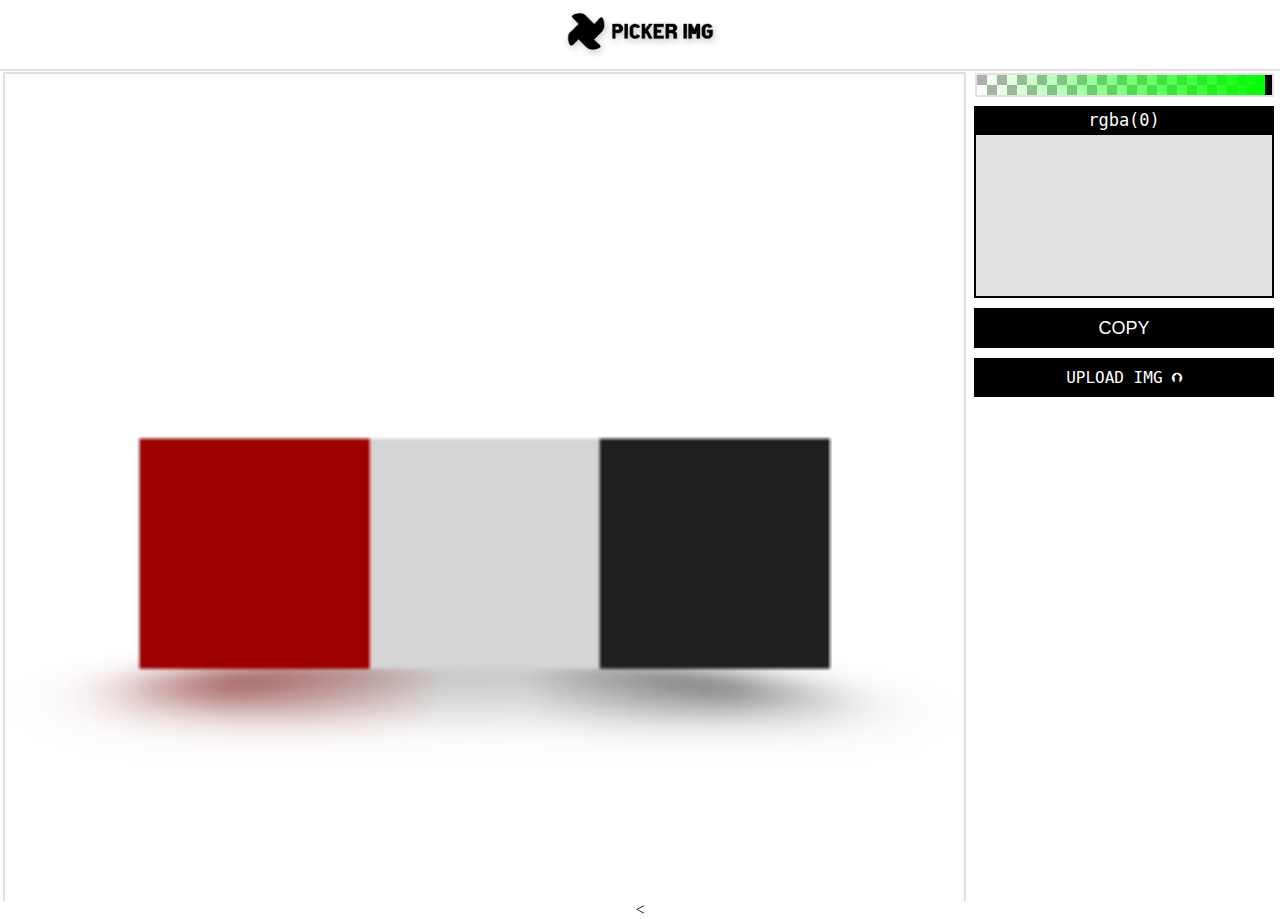
<file: portfolio/ferramentas/picker/gg.html>
<!DOCTYPE html>
<html lang="pt-br">
<head>
	<meta charset="utf-8">
	<meta http-equiv="X-UA-Compatible" content="IE=edge">
	<title>picker</title>
	<link rel="stylesheet" href="ggg.css">
	<link rel="shortcut icon" href="imgpicker.png" type="image/x-icon">
</head>
<body>
	
<div class='title'>
	<a href="gg.html">	<img src="port.png" alt="" width="180px"></a>
</div>
   <div id="all"> 
	<div id="cont">
		<div id="canvasContent">
			<canvas id="colorCanvas" class="color-canvas" width="250" height="250"></canvas>
		</div>
	
		
		<div id="controls">
			<div class="contc"><input type="range" name="" id="capacity" value="1" step="0.01" max="1"min='0'></div>
			<div id="visorback">
				<div id="visor" class="visor">
					<textarea id="rgb" class="rgb" spellcheck="false" maxlength="0">rgba(225, 225, 225, 1.0)</textarea>
				</div>
				</div>
				<button class="copiar" id="copiar" onclick="copiar()">
					copy
				</button>
				<div>
					<label for='file'>UPLOAD IMG <div style="transform: rotate(270deg) scale(1.3);display: inline-block;">➲</div> </label>
					<input type="file" name="file" placeholder="select file" id="file" accept="image/*" onchange="previewImage();">
				
				</div>
		</div>
	
	</div>

</div>		
<div class="back" onclick="back()">
<
</div>
	<script src="gg.js"></script>

</body>
</html>
</file>
<file: css/index.css>
body{
    cursor: default;
    margin: 0;
    background-color: var(--color1);
    scroll-behavior: smooth;
    background-image: url("data:image/svg+xml,%3Csvg xmlns='http://www.w3.org/2000/svg' width='600' height='600' viewBox='0 0 600 600'%3E%3Cpath fill='%23503a65' fill-opacity='0.4' d='M600 325.1v-1.17c-6.5 3.83-13.06 7.64-14.68 8.64-10.6 6.56-18.57 12.56-24.68 19.09-5.58 5.95-12.44 10.06-22.42 14.15-1.45.6-2.96 1.2-4.83 1.9l-4.75 1.82c-9.78 3.75-14.8 6.27-18.98 10.1-4.23 3.88-9.65 6.6-16.77 8.84-1.95.6-3.99 1.17-6.47 1.8l-6.14 1.53c-5.29 1.35-8.3 2.37-10.54 3.78-3.08 1.92-6.63 3.26-12.74 5.03a384.1 384.1 0 0 1-4.82 1.36c-2.04.58-3.6 1.04-5.17 1.52a110.03 110.03 0 0 0-11.2 4.05c-2.7 1.15-5.5 3.93-8.78 8.4a157.68 157.68 0 0 0-6.15 9.2c-5.75 9.07-7.58 11.74-10.24 14.51a50.97 50.97 0 0 1-4.6 4.22c-2.33 1.9-10.39 7.54-11.81 8.74a14.68 14.68 0 0 0-3.67 4.15c-1.24 2.3-1.9 4.57-2.78 8.87-2.17 10.61-3.52 14.81-8.2 22.1-4.07 6.33-6.8 9.88-9.83 12.99-.47.48-.95.96-1.5 1.48l-3.75 3.56c-1.67 1.6-3.18 3.12-4.86 4.9a42.44 42.44 0 0 0-9.89 16.94c-2.5 8.13-2.72 15.47-1.76 27.22.47 5.82.51 6.36.51 8.18 0 10.51.12 17.53.63 25.78.24 4.05.56 7.8.97 11.22h.9c-1.13-9.58-1.5-21.83-1.5-37 0-1.86-.04-2.4-.52-8.26-.94-11.63-.72-18.87 1.73-26.85a41.44 41.44 0 0 1 9.65-16.55c1.67-1.76 3.18-3.27 4.83-4.85.63-.6 3.13-2.96 3.75-3.57a71.6 71.6 0 0 0 1.52-1.5c3.09-3.16 5.86-6.76 9.96-13.15 4.77-7.42 6.15-11.71 8.34-22.44.86-4.21 1.5-6.4 2.68-8.6.68-1.25 1.79-2.48 3.43-3.86 1.38-1.15 9.43-6.8 11.8-8.72 1.71-1.4 3.26-2.81 4.7-4.3 2.72-2.85 4.56-5.54 10.36-14.67a156.9 156.9 0 0 1 6.1-9.15c3.2-4.33 5.9-7.01 8.37-8.07 3.5-1.5 7.06-2.77 11.1-4.02a233.84 233.84 0 0 1 7.6-2.2l2.38-.67c6.19-1.79 9.81-3.16 12.98-5.15 2.14-1.33 5.08-2.33 10.27-3.65l6.14-1.53c2.5-.63 4.55-1.2 6.52-1.82 7.24-2.27 12.79-5.06 17.15-9.05 4.05-3.72 9-6.2 18.66-9.9l4.75-1.82c1.87-.72 3.39-1.31 4.85-1.91 10.1-4.15 17.07-8.32 22.76-14.4 6.05-6.45 13.95-12.4 24.49-18.92 1.56-.96 7.82-4.6 14.15-8.33v-64.58c-4 8.15-8.52 14.85-12.7 17.9-2.51 1.82-5.38 4.02-9.04 6.92a1063.87 1063.87 0 0 0-6.23 4.98l-1.27 1.02a2309.25 2309.25 0 0 1-4.87 3.9c-7.55 6-12.9 10.05-17.61 13.19-3.1 2.06-3.86 2.78-8.06 7.13-5.84 6.07-11.72 8.62-29.15 10.95-11.3 1.5-20.04 4.91-30.75 11.07-1.65.94-7.27 4.27-6.97 4.1-2.7 1.58-4.69 2.69-6.64 3.66-5.63 2.8-10.47 4.17-15.71 4.17-17.13 0-41.44 11.51-51.63 22.83-12.05 13.4-31.42 27.7-45.25 31.16-7.4 1.85-11.85 7.05-14.04 14.69-1.26 4.4-1.58 8.28-1.58 13.82 0 .82.01.98.24 3.63.45 5.18.35 8.72-.77 13.26-1.53 6.2-4.89 12.6-10.59 19.43-13.87 16.65-22.88 46.58-22.88 71.68 0 2.39.02 4.26.06 8.75.12 10.8.1 15.8-.22 21.95-.56 11.18-2.09 20.73-5 29.3h-1.05c2.94-8.56 4.49-18.12 5.05-29.35.31-6.13.34-11.1.22-21.9-.04-4.48-.06-6.36-.06-8.75 0-25.32 9.07-55.47 23.12-72.32 5.6-6.72 8.88-12.99 10.38-19.03 1.09-4.4 1.18-7.85.74-12.93-.23-2.7-.24-2.86-.24-3.72 0-5.62.32-9.57 1.62-14.1 2.28-7.95 6.97-13.44 14.76-15.39 13.6-3.4 32.82-17.59 44.75-30.84C409 360.14 433.58 348.5 451 348.5c5.07 0 9.77-1.33 15.26-4.07 1.93-.96 3.9-2.05 6.58-3.62-.3.18 5.33-3.16 6.98-4.11 10.82-6.21 19.66-9.67 31.11-11.2 17.23-2.3 22.9-4.75 28.57-10.64 4.25-4.41 5.04-5.16 8.22-7.28 4.68-3.11 10.01-7.14 17.55-13.14a1113.33 1113.33 0 0 0 4.86-3.89l1.28-1.02a4668.54 4668.54 0 0 1 6.23-4.98c3.67-2.9 6.55-5.12 9.07-6.95 4.37-3.19 9.16-10.56 13.29-19.4v66.9zm0-116.23c-.62.01-1.27.06-1.95.13-6.13.63-13.83 3.45-21.83 7.45-3.64 1.82-8.46 2.67-14.17 2.71-4.7.04-9.72-.47-14.73-1.33-1.7-.3-3.26-.61-4.67-.93a31.55 31.55 0 0 0-3.55-.57 273.4 273.4 0 0 0-16.66-.88c-10.42-.16-17.2.74-17.97 2.73-.38.97.6 2.55 3.03 4.87 1.01.97 2.22 2.03 4.04 3.55a1746.07 1746.07 0 0 0 4.79 4.02c1.39 1.2 3.1 1.92 5.5 2.5.7.16.86.2 2.64.54 3.53.7 5.03 1.25 6.15 2.63 1.41 1.76 1.4 4.54-.15 8.88-2.44 6.83-5.72 10.05-10.19 10.33-3.63.23-7.6-1.29-14.52-5.06-4.53-2.47-6.82-7.3-8.32-15.26-.17-.87-.32-1.78-.5-2.86l-.43-2.76c-1.05-6.58-1.9-9.2-3.73-10.11-.81-.4-1.59-.74-2.36-1-2.27-.77-4.6-1.02-8.1-.92-2.29.07-14.7 1-13.77.93-20.55 1.37-28.8 5.05-37.09 14.99a133.07 133.07 0 0 0-4.25 5.44l-2.3 3.09-2.51 3.32c-4.1 5.36-7.06 8.48-10.39 11.12-.65.52-1.33 1.04-2.13 1.62l-4.11 2.94a106.8 106.8 0 0 0-5.16 3.99c-4.55 3.74-9.74 8.6-16.25 15.38-8.25 8.58-11.78 13.54-11.7 15.95.07 1.65 1.64 2.11 6.79 2.38 1.61.09 2.15.12 2.98.2 2.95.24 5.09.73 6.81 1.68 7.48 4.15 11.63 7.26 13.95 11.58 3.3 6.15.8 12.88-8.89 20.26-8.28 6.3-11.1 10.37-11.31 14.96-.06 1.17 0 1.93.26 4.43.69 6.47.25 10.65-2.8 17.42a44.23 44.23 0 0 1-4.16 7.53c-2.82 3.97-5.47 5.74-10.6 7.69-.43.16-3.34 1.23-4.27 1.59-1.8.68-3.38 1.36-5.01 2.14-4.18 2-8.4 4.6-13.1 8.24-8.44 6.51-13.23 14.56-15.98 25.06-1.1 4.2-1.55 6.81-2.8 15.21-1.26 8.6-2.17 12.64-4.08 16.55-2.1 4.28-11.93 26.59-12.97 28.88a382.7 382.7 0 0 1-6.37 13.41c-4.07 8.11-7.61 14.07-10.73 17.81-5.38 6.46-8.98 14.37-13.77 28.42a810.14 810.14 0 0 0-1.89 5.6c-1.8 5.35-2.96 8.6-4.26 11.85-6.13 15.32-25.43 26.31-46.46 26.31-11.2 0-20.58-2.74-31.02-8.55-5.6-3.13-4.55-2.42-22.26-14.54-14.33-9.8-17.7-10.73-20.47-6.9-.37.5-1.81 2.74-1.83 2.77a52.24 52.24 0 0 1-4.94 5.9c-.73.79-5.52 5.87-6.97 7.45-2.38 2.6-4.3 4.81-5.98 6.93a45.6 45.6 0 0 0-5.08 7.66c-1.29 2.57-1.9 5.25-2.66 10.6a997.6 997.6 0 0 1-.46 3.18h-1l.47-3.32c.77-5.45 1.4-8.2 2.75-10.9a46.54 46.54 0 0 1 5.2-7.84c1.7-2.14 3.63-4.38 6.03-6.98 1.45-1.59 6.24-6.68 6.96-7.46a51.58 51.58 0 0 0 4.84-5.78s1.47-2.26 1.86-2.8c3.25-4.5 7.08-3.44 21.84 6.67 17.67 12.08 16.62 11.38 22.19 14.48 10.3 5.73 19.5 8.43 30.53 8.43 20.65 0 39.57-10.77 45.54-25.69a219.7 219.7 0 0 0 4.24-11.8 6752.32 6752.32 0 0 0 1.88-5.6c4.83-14.16 8.47-22.14 13.96-28.73 3.05-3.66 6.56-9.57 10.6-17.61 1.97-3.93 4.04-8.31 6.35-13.38 1.03-2.28 10.88-24.61 12.98-28.91 1.85-3.79 2.75-7.76 4-16.25 1.24-8.44 1.7-11.07 2.81-15.32 2.8-10.7 7.71-18.94 16.33-25.6a73.18 73.18 0 0 1 13.29-8.35c1.66-.8 3.27-1.48 5.08-2.18.94-.36 3.86-1.43 4.28-1.59 4.95-1.88 7.44-3.55 10.14-7.33 1.35-1.9 2.68-4.3 4.06-7.37 2.97-6.58 3.39-10.59 2.72-16.9a27.13 27.13 0 0 1-.27-4.58c.22-4.94 3.21-9.24 11.7-15.7 9.33-7.11 11.66-13.34 8.62-19-2.2-4.09-6.25-7.12-13.55-11.17-1.57-.88-3.6-1.33-6.42-1.57-.8-.07-1.34-.1-2.95-.19-5.77-.3-7.63-.85-7.72-3.34-.1-2.81 3.5-7.87 11.97-16.69 6.53-6.8 11.75-11.69 16.33-15.45 1.79-1.47 3.42-2.72 5.2-4.03l4.12-2.94c.79-.58 1.46-1.08 2.1-1.59 3.26-2.6 6.16-5.65 10.21-10.94a383.2 383.2 0 0 0 2.5-3.32l2.31-3.09c1.8-2.39 3.04-4 4.29-5.48 8.47-10.17 16.98-13.96 37.27-15.3-.44.02 12-.9 14.32-.98 3.62-.1 6.05.16 8.46.98.8.27 1.62.62 2.47 1.04 2.27 1.14 3.17 3.87 4.27 10.85l.44 2.76c.17 1.07.33 1.97.5 2.83 1.44 7.69 3.62 12.29 7.8 14.57 6.76 3.68 10.6 5.15 13.99 4.94 4-.25 6.99-3.17 9.3-9.67 1.45-4.04 1.46-6.49.32-7.92-.9-1.12-2.28-1.62-5.57-2.27a55.8 55.8 0 0 1-2.67-.55c-2.54-.6-4.39-1.4-5.93-2.71a252.63 252.63 0 0 0-4.78-4.01 84.35 84.35 0 0 1-4.08-3.6c-2.73-2.6-3.86-4.43-3.28-5.95 1.02-2.64 7.82-3.54 18.93-3.37a230.56 230.56 0 0 1 16.73.88c2.76.39 3.2.49 3.68.6 1.4.3 2.95.62 4.62.91a82.9 82.9 0 0 0 14.56 1.32c5.56-.04 10.24-.86 13.73-2.6 8.1-4.05 15.89-6.9 22.17-7.56.7-.07 1.4-.11 2.05-.13v1zm0-100.94v1.5c-8.62 16.05-17.27 29.55-23.65 35.92-3.19 3.2-7.62 4.9-13.54 5.56-4.45.48-8.28.4-19.18-.2-9.91-.55-15.32-.44-20.52.78a84.05 84.05 0 0 1-15 2.11l-2.25.14c-12.49.75-19.37 1.78-32.72 5.74-4.5 1.33-9.27 2.49-14.3 3.48a246.27 246.27 0 0 1-32.6 3.97c-7.56.45-13.21.57-20.24.57-5.4 0-11.9 1.61-18 5.18-8.3 4.87-15.06 12.87-19.53 24.5a68.57 68.57 0 0 1-4.56 9.8c-3.6 6.2-6.92 8.99-13.38 12.18l-4.03 1.96a64.48 64.48 0 0 0-15.16 10.25c-8.2 7.33-13.72 16.63-22.54 35.6l-2.08 4.49c-7.3 15.7-11.5 23.3-17.35 29.87-7.7 8.66-20.25 14.42-40.31 20.08-4.37 1.23-19.04 5.08-19.24 5.13-6.92 1.87-11.68 3.34-15.63 4.92-10.55 4.22-18.71 10.52-36.38 26.52l-1.7 1.54c-8.58 7.76-13.41 11.9-18.81 15.88-3.95 2.9-8 5.67-12.97 8.91-2.06 1.34-10.3 6.6-12.33 7.94-11.52 7.5-18.53 13.04-24.62 20.08a62.01 62.01 0 0 0-6.44 8.85c-4.13 6.91-6.27 13.15-9.2 25.11l-1.54 6.26c-.6 2.45-1.15 4.54-1.72 6.58-2.97 10.7-6.9 17.36-14.78 26.91L69.6 491a148.51 148.51 0 0 0-4.19 5.3 23.9 23.9 0 0 0-3.44 6.28c-1.16 3.23-1.52 5.9-1.87 11.94-.58 10.05-1.42 15.04-4.63 22.67-1.57 3.72-5.66 14.02-6.41 15.8a73.46 73.46 0 0 1-3.57 7.4c-2.88 5.14-6.71 10.12-13.12 16.95-5.96 6.36-8.87 10.9-10.61 16a56.88 56.88 0 0 0-1.38 4.82l-.46 1.84h-1.03l.52-2.08c.52-2.09.92-3.49 1.4-4.9 1.8-5.25 4.78-9.9 10.84-16.36 6.35-6.78 10.13-11.7 12.97-16.77a72.5 72.5 0 0 0 3.52-7.29c.75-1.76 4.84-12.06 6.4-15.8 3.17-7.5 3.99-12.4 4.56-22.33.35-6.14.72-8.88 1.93-12.23a24.9 24.9 0 0 1 3.58-6.54c1.27-1.7 2.6-3.37 4.22-5.34l4.11-4.95c7.8-9.46 11.66-16 14.59-26.54.56-2.04 1.1-4.12 1.71-6.56l1.53-6.26c2.96-12.04 5.13-18.36 9.32-25.39 1.84-3.08 4-6.05 6.54-8.99 6.17-7.12 13.24-12.7 24.83-20.26 2.05-1.33 10.28-6.6 12.33-7.94 4.96-3.22 9-5.98 12.92-8.87 5.37-3.95 10.19-8.08 18.74-15.82l1.7-1.54c17.76-16.09 25.98-22.43 36.67-26.7 4-1.6 8.8-3.09 15.75-4.96.21-.06 14.87-3.9 19.22-5.13 19.9-5.61 32.32-11.31 39.85-19.78 5.76-6.48 9.93-14.02 17.18-29.64l2.09-4.5c8.87-19.07 14.44-28.46 22.77-35.9a65.48 65.48 0 0 1 15.38-10.4l4.04-1.97c6.3-3.1 9.47-5.77 12.96-11.77a67.6 67.6 0 0 0 4.48-9.67c4.56-11.84 11.47-20.02 19.97-25 6.25-3.66 12.93-5.32 18.5-5.32 7.01 0 12.65-.12 20.17-.57a245.3 245.3 0 0 0 32.47-3.96c5-.98 9.75-2.13 14.22-3.45 13.43-3.98 20.38-5.02 32.94-5.78l2.24-.14c5.76-.37 9.8-.9 14.85-2.09 5.31-1.25 10.79-1.35 22.6-.7 9.04.5 12.84.58 17.21.1 5.71-.62 9.94-2.26 12.95-5.26 6.44-6.45 15.3-20.37 24.35-36.72zm0 450.21c-1.28-4.6-2.2-10.55-3.33-20.25l-.24-2.04-.23-2.03c-1.82-15.7-3.07-21.98-5.55-24.47-2.46-2.46-3.04-5.03-2.52-8.64.1-.6.18-1.1.39-2.15.69-3.54.77-5.04.08-6.84-.91-2.38-3.31-4.41-7.79-6.26-5.08-2.09-6.52-4.84-4.89-8.44.66-1.45 1.79-3.02 3.52-5.01 1.04-1.2 5.48-5.96 5.08-5.53 6.15-6.7 8.98-11.34 8.98-16.48a15.2 15.2 0 0 1 6.5-12.89v1.26a14.17 14.17 0 0 0-5.5 11.63c0 5.47-2.93 10.29-9.24 17.16.38-.42-4.04 4.33-5.07 5.5-1.67 1.93-2.75 3.43-3.36 4.77-1.37 3.04-.23 5.22 4.36 7.1 4.71 1.95 7.32 4.16 8.34 6.83.78 2.04.7 3.67-.03 7.4-.2 1.03-.3 1.51-.38 2.09-.48 3.33.03 5.59 2.23 7.8 2.74 2.74 3.98 8.96 5.84 25.06l.24 2.03.23 2.04c.82 7.01 1.53 12.06 2.34 16.03v4.33zm0-62.16c-1.4-3.13-4.43-9.9-4.95-11.17-1.02-2.53-1.25-3.8-.91-5.18.2-.84 2.05-4.68 2.32-5.33a70.79 70.79 0 0 0 3.54-11.2v3.99a62.82 62.82 0 0 1-2.62 7.6c-.31.75-2.09 4.46-2.27 5.18-.28 1.12-.08 2.22.87 4.57.41 1.02 2.5 5.7 4.02 9.09v2.45zm0-85.09c-1.65 1.66-3.66 2.9-6.4 4.13-.25.1-13.97 5.47-20.4 8.43-9.35 4.32-16.7 5.9-23.03 5.25-5.08-.53-9.02-2.25-14.77-5.92l-3.2-2.07a77.4 77.4 0 0 0-5.44-3.27c-4.05-2.18-3.25-5.8 1.47-10.47 3.71-3.68 9.6-7.93 18.73-13.8l4.46-2.82c17.95-11.33 18.22-11.5 22.27-14.74 11.25-9 19.69-14.02 26.31-15.1v1.02c-6.37 1.1-14.62 6-25.69 14.86-4.1 3.28-4.34 3.44-22.36 14.8a652.4 652.4 0 0 0-4.45 2.83c-9.07 5.83-14.92 10.05-18.57 13.66-4.31 4.28-4.95 7.13-1.7 8.88 1.7.91 3.29 1.88 5.5 3.3l3.2 2.08c5.64 3.59 9.45 5.25 14.34 5.76 6.13.64 13.32-.9 22.52-5.15 6.46-2.98 20.18-8.35 20.4-8.44 3.04-1.37 5.1-2.71 6.81-4.69v1.47zm0-41.37v1c-6.56.26-12.11 3.13-19.71 9.08l-4.63 3.68a51.87 51.87 0 0 1-4.4 3.14c-.82.52-5.51 3.33-6.22 3.76-3.31 2-6.15 3.8-8.87 5.6a112.61 112.61 0 0 0-8.16 5.92c-4.61 3.72-7.4 6.9-7.97 9.35-.63 2.67 1.48 4.53 7.05 5.46 10.7 1.78 20.92-.05 30.45-4.65a61.96 61.96 0 0 0 17.1-12.2 41.8 41.8 0 0 0 5.36-7.42v1.92a38.94 38.94 0 0 1-4.64 6.19 62.95 62.95 0 0 1-17.39 12.41c-9.7 4.68-20.13 6.55-31.05 4.73-6.06-1-8.65-3.29-7.85-6.67.64-2.74 3.53-6.05 8.31-9.9 2.35-1.9 5.1-3.88 8.24-5.97 2.73-1.82 5.58-3.61 8.9-5.62.72-.44 5.4-3.24 6.22-3.75 1.26-.8 2.6-1.76 4.3-3.09.8-.62 3.9-3.1 4.63-3.67 7.77-6.1 13.49-9.04 20.33-9.3zm0-154.6v1c-1.75-.24-4.3.23-7.82 1.55-10.01 3.75-13.8 5.07-19.15 6.76-1.78.56-2.63.83-3.87 1.24-1.48.5-3.16.76-6.74 1.16a1550.34 1550.34 0 0 0-2.64.3c-7.8.94-11.28 2.47-11.28 6.07 0 4.45 2.89 13.18 7.96 25.81a57.34 57.34 0 0 1 2.33 7.6 258.32 258.32 0 0 1 .84 3.46c1.86 7.62 3.17 10.71 5.56 11.67 2.21.88 4.7.6 7.47-.72 3.48-1.69 7.22-4.94 11.2-9.47 1.52-1.7 2.97-3.49 4.59-5.57l3.16-4.1c2.59-3.23 6.07-12.21 8.39-20.23v3.45c-2.29 7.2-5.27 14.5-7.61 17.41-.44.55-2.67 3.46-3.15 4.09-1.63 2.1-3.1 3.9-4.62 5.62-4.08 4.61-7.9 7.94-11.53 9.7-2.99 1.44-5.77 1.75-8.28.74-2.84-1.13-4.2-4.34-6.15-12.35a2097.48 2097.48 0 0 1-.84-3.46c-.8-3.2-1.47-5.45-2.28-7.46-5.14-12.8-8.04-21.55-8.04-26.19 0-4.37 3.84-6.06 12.16-7.07a160.9 160.9 0 0 1 2.65-.3c3.5-.39 5.15-.64 6.53-1.1 1.26-.42 2.1-.7 3.88-1.26 5.34-1.68 9.11-3 19.1-6.74 3.53-1.32 6.22-1.84 8.18-1.61zM0 292c10.13-11.31 18.13-23.2 23.07-35.39 3.3-8.14 6.09-16.12 10.81-30.55l1.59-4.84c6.53-19.94 10.11-29.82 14.77-39.56 6.07-12.72 12.55-21.18 20.27-25.54 6.66-3.76 10.2-7.86 12.22-13.15a46.6 46.6 0 0 0 1.86-6.58c1.23-5.2 2.05-7.59 3.93-10.36 2.45-3.62 6.27-6.53 12.1-8.96 15.78-6.58 16.73-7.04 18.05-9.01.65-.98.83-2.15.74-4.51-.03-.73-.23-3.82-.24-4A93.8 93.8 0 0 1 119 94c0-10.04.18-11.37 2.37-13.15.52-.42 1.13-.8 2.07-1.3.27-.14 2.18-1.12 2.84-1.48a68.4 68.4 0 0 0 9.12-5.87c2.06-1.54 2.64-2.14 8.01-7.93 3.78-4.09 6.21-6.36 8.96-8.12 3.64-2.33 7.2-3.12 10.9-2.11 4.4 1.2 10.81 2 18.78 2.46 6.9.4 12.9.5 21.95.5 4.87 0 8.97.47 15.4 1.57 7.77 1.33 9.3 1.54 12.38 1.54 4.05 0 7.43-.88 10.68-2.95 5.06-3.22 8.11-4.67 11.2-5.2 3.62-.64 4.77-.46 16.55 2.06 17.26 3.7 30.85 1.36 41.06-9.7 5.1-5.53 5.48-8.9 3.48-14.8-.83-2.42-1.03-3.1-1.17-4.3-.29-2.52.5-4.71 2.71-6.93 2.65-2.65 4.72-9.17 6.22-18.29h2.03c-1.56 9.71-3.77 16.65-6.83 19.7-1.79 1.8-2.36 3.39-2.14 5.28.11 1 .3 1.63 1.07 3.9 2.22 6.53 1.76 10.66-3.9 16.8-10.77 11.66-25.07 14.13-42.95 10.3-11.42-2.45-12.55-2.62-15.78-2.06-2.77.48-5.62 1.84-10.47 4.92a20.93 20.93 0 0 1-11.76 3.27c-3.25 0-4.81-.22-12.73-1.57C212.74 59.46 208.73 59 204 59c-9.1 0-15.11-.1-22.07-.5-8.09-.47-14.62-1.29-19.2-2.54-5.62-1.53-10.17 1.38-17.85 9.66-5.5 5.94-6.08 6.53-8.28 8.18a70.38 70.38 0 0 1-9.38 6.03c-.68.37-2.58 1.35-2.84 1.49-.84.44-1.35.76-1.75 1.08C121.16 83.6 121 84.8 121 94c0 1.85.06 3.54.17 5.44 0 .17.2 3.28.24 4.03.1 2.75-.13 4.29-1.08 5.71-1.67 2.5-2.27 2.8-18.95 9.74-5.48 2.29-8.99 4.96-11.2 8.24-1.71 2.51-2.47 4.73-3.64 9.7-.83 3.5-1.21 4.92-1.94 6.83-2.18 5.73-6.05 10.19-13.1 14.18-7.3 4.12-13.55 12.28-19.46 24.66-4.6 9.64-8.17 19.46-14.67 39.32l-1.58 4.84c-4.75 14.47-7.54 22.48-10.86 30.69-5.28 13.01-13.95 25.65-24.93 37.6v-2.97zm0 78v-.5l1-.01c6.32 0 7.47 5.2 4.6 13.36a60.36 60.36 0 0 1-5.6 11.3v-1.92a57.76 57.76 0 0 0 4.65-9.72c2.69-7.6 1.71-12.02-3.65-12.02-.34 0-.67 0-1 .02v-46.59a340.96 340.96 0 0 0 13.71-8.34c13.66-9.46 29.79-37.6 29.79-53.59 0-18.1 21.57-72.64 32.23-79.42 12.71-8.09 32.24-27.96 35.8-37.75 1.93-5.3 5.5-7.27 14.42-9.37 6.15-1.44 8.64-2.42 10.67-4.79 1.5-1.74 2.72-4.79 4.33-10.3.23-.78 1.9-6.68 2.43-8.46 3.62-12.08 7.3-18.49 13.47-20.39 2.5-.76 3.03-.98 9.74-3.7 7.49-3.03 11.97-4.43 17.12-4.92 6.75-.65 13.13.75 19.55 4.67 5.43 3.32 12.19 4.72 20.17 4.56 6.03-.12 12.2-1.07 19.83-2.8 1.82-.4 7.38-1.74 8.26-1.94 2.69-.6 4.34-.89 5.48-.89 4.97 0 8.93-.05 14.2-.27 7.9-.32 15.56-.92 22.75-1.88 8.5-1.14 15.9-2.73 21.88-4.82 18.9-6.62 32.64-18.3 33.67-27.59.29-2.56.4-2.96 2.79-11.11 2.33-7.95 3.21-12.93 2.72-18.23-.2-2.24-.69-4.38-1.48-6.42-1.5-3.92-2.63-9.4-3.43-16.18h.9c.77 6.47 1.89 11.72 3.47 15.82a24.93 24.93 0 0 1 1.54 6.69c.5 5.46-.4 10.54-2.77 18.6-2.36 8.06-2.47 8.47-2.74 10.95-1.09 9.75-15.1 21.68-34.33 28.41-6.06 2.12-13.52 3.72-22.09 4.87-7.22.96-14.92 1.57-22.83 1.89-5.3.21-9.27.27-14.25.27-1.04 0-2.64.27-5.26.87-.87.2-6.43 1.53-8.26 1.94-7.68 1.73-13.92 2.7-20.03 2.82-8.15.17-15.1-1.27-20.71-4.7-6.23-3.81-12.4-5.16-18.93-4.54-5.04.48-9.44 1.86-16.84 4.86-6.75 2.74-7.29 2.95-9.82 3.73-5.73 1.76-9.28 7.96-12.81 19.72-.53 1.77-2.2 7.66-2.43 8.46-1.66 5.65-2.91 8.78-4.53 10.67-2.22 2.58-4.84 3.62-12.01 5.3-7.8 1.83-11.13 3.66-12.9 8.54-3.65 10.04-23.32 30.06-36.2 38.25C65.94 190 44.5 244.2 44.5 262c0 16.34-16.3 44.78-30.22 54.41-2.14 1.48-8.24 5.12-14.28 8.68v-1.16 46.09zm0-173.7v-1.11c7.42-3.82 14.55-10.23 21.84-18.98 3.8-4.56 14.21-18.78 15.79-20.55 1.8-2.04 4.06-3.96 7.42-6.45 1.08-.8 4.92-3.57 5.49-3.99 9.36-6.85 14-11.96 15.98-19.36.8-2.98 1.54-6.78 2.46-12.3.23-1.44 2-12.46 2.56-15.79 2.87-16.77 5.73-26.79 10.07-32.1C92.46 52.43 101.5 38.13 101.5 33c0-2.54.34-3.35 6.05-15.71.68-1.49 1.25-2.74 1.77-3.93 2.5-5.75 3.9-10.04 4.14-13.36h1c-.23 3.48-1.66 7.87-4.23 13.76-.52 1.2-1.09 2.45-1.78 3.95-5.54 12.01-5.95 12.99-5.95 15.29 0 5.47-9.09 19.84-20.11 33.31-4.2 5.12-7.03 15.06-9.86 31.64-.57 3.33-2.33 14.33-2.57 15.78-.92 5.56-1.67 9.38-2.48 12.4-2.05 7.68-6.82 12.93-16.35 19.91l-5.49 3.98c-3.3 2.45-5.51 4.34-7.27 6.31-1.53 1.73-11.94 15.93-15.76 20.53-7.52 9.02-14.88 15.6-22.61 19.46zm0 361.83v-4.33c.48 2.36 1 4.35 1.6 6.15 2 6.03 4.6 8.26 8.19 6.59C28.76 557.69 43.5 542.4 43.5 527c0-16.2 6.37-31.99 17.1-46.3 1.88-2.5 3.66-4.4 5.53-6 .73-.62 1.45-1.18 2.3-1.8l2-1.43c3.68-2.68 5.32-5.28 7.08-12.59.75-3.07 1.38-5.02 4.2-13.26l.63-1.88c3.24-9.58 4.56-14.97 4.17-18.65-.48-4.43-3.8-5.23-11.3-1.64a81.12 81.12 0 0 1-9.15 3.7c-13.89 4.67-26.96 5.8-42.66 5.42l-1.95-.05-1.45-.02a39.8 39.8 0 0 0-15.05 2.96A21.81 21.81 0 0 0 0 438.37v-1.26a23.55 23.55 0 0 1 4.55-2.57 40.77 40.77 0 0 1 16.92-3.02l1.95.05c15.6.38 28.57-.75 42.32-5.37a80.12 80.12 0 0 0 9.04-3.65c8.04-3.84 12.16-2.85 12.72 2.43.42 3.89-.92 9.34-4.21 19.08l-.64 1.88c-2.8 8.2-3.43 10.15-4.16 13.18-1.82 7.52-3.59 10.34-7.47 13.16l-2 1.43c-.84.6-1.54 1.15-2.25 1.75a35.45 35.45 0 0 0-5.37 5.84c-10.61 14.15-16.9 29.74-16.9 45.7 0 15.88-15 31.45-34.29 40.45-4.3 2.01-7.39-.66-9.56-7.18-.23-.68-.44-1.39-.65-2.13zm0-62.16v-2.45l1.46 3.27c2.1 4.8 3.46 10.33 4.26 16.77.66 5.3.84 9.3 1.04 18.5.2 9.32.5 12.75 1.63 15.05 1.28 2.6 3.67 2.35 8.29-1.5 17.14-14.3 21.82-22.9 21.82-38.62 0-7.17 1.1-12.39 3.7-17.68 2.27-4.67 3.65-6.62 13.4-19.62a69.8 69.8 0 0 1 7.6-8.79 44.76 44.76 0 0 1 3.54-3.06c.38-.3.64-.52.89-.74a10.47 10.47 0 0 0 2.63-3.32 35.78 35.78 0 0 0 2.26-5.94l.37-1.2.36-1.15c.29-.91.48-1.55.66-2.16.45-1.53.74-2.68.91-3.66.38-2.2.12-3.49-.85-4.15-2.35-1.61-9.28-.24-23.8 4.94-9.54 3.4-16.12 4.17-27.85 4.26-7.71.06-10.43.4-13.25 2.12-3.48 2.12-5.84 6.4-7.58 14.26-.5 2.2-.99 4.19-1.49 5.98v-3.98l.51-2.22c1.8-8.1 4.28-12.6 8.04-14.9 3.04-1.85 5.86-2.2 13.77-2.26 11.61-.09 18.1-.84 27.51-4.2 14.93-5.32 21.95-6.71 24.7-4.83 1.38.94 1.71 2.6 1.28 5.15a33.69 33.69 0 0 1-.94 3.78l-.66 2.17-.36 1.15-.37 1.2a36.64 36.64 0 0 1-2.33 6.1c-.8 1.53-1.61 2.52-2.86 3.61l-.92.77-1.02.83c-.9.74-1.65 1.4-2.47 2.18a68.84 68.84 0 0 0-7.48 8.66c-9.7 12.93-11.07 14.87-13.31 19.46-2.52 5.15-3.59 10.22-3.59 17.24 0 16.04-4.82 24.91-22.18 39.38-5.04 4.2-8.18 4.55-9.83 1.18-1.22-2.5-1.52-5.94-1.73-15.47-.2-9.16-.38-13.15-1.03-18.4-.79-6.34-2.12-11.8-4.19-16.49L0 495.98zM379.27 0h1.04l1.5 5.26c3.28 11.56 4.89 19.33 5.26 27.8.49 11.01-1.52 21.26-6.63 31.17-7.8 15.13-20.47 26.5-36.22 34.1-12.38 5.96-26.12 9.17-36.22 9.17-6.84 0-17.24 1.38-37.27 4.62l-2.27.37c-24.5 3.99-31.65 5-37.46 5-3.49 0-4.08-.08-19.54-2.8-3.56-.64-6.32-1.1-9-1.5-20.23-2.96-31-1.2-31.96 7.86-.1.85-.18 1.72-.29 2.81l-.27 2.73c-1.1 10.9-2.02 15.73-4.31 19.96-2.9 5.34-7.77 7.95-15.63 7.95-10.2 0-12.92.6-15.5 3.17.52-.51-5.03 5.85-8.16 8.7-2.75 2.5-14.32 12.55-15.77 13.83a341.27 341.27 0 0 0-6.54 5.92c-6.97 6.49-11.81 11.76-14.6 16.15-5.92 9.3-10.48 18.04-11.69 24.08-1.66 8.3 3.67 9.54 19.02 1.21a626.23 626.23 0 0 1 44.54-21.9c3.5-1.56 14.04-6.2 15.68-6.95 5.05-2.25 8.3-3.8 10.78-5.15l1.95-1.07 2.18-1.18c1.76-.94 3.38-1.76 5-2.55 18.1-8.72 34.48-10.46 50.33-1.2 22.89 13.34 38.28 37.02 38.28 56.44 0 19.12-.73 25.13-5.18 33.2a45.32 45.32 0 0 1-4.94 7.12c-6.47 7.77-11.81 16.2-12.76 21.27-1.2 6.34 4.69 7.03 20.17-.05 13.31-6.08 22.4-14.95 28.5-26.32a80.51 80.51 0 0 0 6.1-15.13c.9-2.98 3.17-11.65 3.41-12.48a29.02 29.02 0 0 1 1.75-4.83c7.47-14.93 21.09-30.5 36.25-37.24 7.61-3.38 13-9.65 19.4-20.79.84-1.48 4.26-7.64 5.14-9.17 3.52-6.1 6.22-9.7 9.37-11.98 10.15-7.4 28.7-11.1 50.29-11.1 7.52 0 16.54-1.24 27.51-3.58a420.1 420.1 0 0 0 14.96-3.52c-1.3.33 15.54-3.98 19.42-4.89 14.15-3.33 41.07-5.01 64.11-5.01 17.36 0 27.82-9.23 38.53-38.67 6.62-18.21 6.62-26.37 2.69-34.35l-1.18-2.37A13.36 13.36 0 0 1 587.5 58c0-4.03 0-4.01 2.5-24.56.46-3.73.8-6.74 1.12-9.64.9-8.45 1.38-15.2 1.38-20.8 0-.94-.02-1.94-.04-3h1c.03 1.06.04 2.06.04 3 0 5.65-.48 12.43-1.39 20.9-.3 2.91-.66 5.93-1.11 9.66-2.5 20.45-2.5 20.47-2.5 24.44 0 1.97.45 3.57 1.45 5.68.24.51 1.16 2.35 1.17 2.36 4.06 8.24 4.06 16.68-2.65 35.13-10.84 29.8-21.63 39.33-39.47 39.33-22.96 0-49.83 1.68-63.89 4.99-3.86.9-20.69 5.2-19.4 4.88a421.05 421.05 0 0 1-14.99 3.53c-11.04 2.35-20.11 3.6-27.72 3.6-21.4 0-39.76 3.67-49.7 10.9-3 2.19-5.64 5.7-9.1 11.68-.87 1.52-4.29 7.68-5.14 9.17-6.49 11.3-12 17.71-19.86 21.2-14.9 6.63-28.38 22.03-35.75 36.77a28.17 28.17 0 0 0-1.69 4.67c-.23.8-2.5 9.49-3.4 12.5a81.48 81.48 0 0 1-6.19 15.3c-6.2 11.56-15.44 20.58-28.96 26.76-16.1 7.36-23 6.55-21.58-1.04 1-5.29 6.4-13.83 12.99-21.73a44.33 44.33 0 0 0 4.82-6.96c4.35-7.88 5.06-13.77 5.06-32.72 0-19.04-15.19-42.4-37.72-55.55-15.57-9.08-31.62-7.38-49.45 1.21a132.9 132.9 0 0 0-7.14 3.71l-1.95 1.07a158.83 158.83 0 0 1-10.85 5.19c-1.65.74-12.18 5.38-15.69 6.95a625.25 625.25 0 0 0-44.46 21.86c-15.95 8.66-22.37 7.16-20.48-2.29 1.24-6.2 5.83-15.02 11.82-24.42 2.85-4.48 7.74-9.8 14.77-16.34 1.98-1.85 4.12-3.79 6.56-5.94 1.46-1.29 13.02-11.33 15.75-13.82 3.09-2.8 8.6-9.14 8.14-8.67 2.82-2.82 5.75-3.46 16.2-3.46 7.5 0 12.04-2.43 14.75-7.42 2.2-4.07 3.11-8.84 4.2-19.59l.26-2.73.3-2.81c.56-5.42 4.47-8.5 11.23-9.6 5.44-.88 12.51-.51 21.86.86 2.7.4 5.47.86 9.04 1.49 15.33 2.7 15.96 2.8 19.36 2.8 5.73 0 12.9-1.03 37.3-5l2.27-.36c20.1-3.26 30.52-4.64 37.43-4.64 9.95 0 23.54-3.18 35.78-9.08 15.57-7.5 28.09-18.73 35.78-33.65 5.02-9.75 7-19.82 6.51-30.67-.37-8.37-1.96-16.08-5.23-27.57L379.27 0zm13.68 0h1.02c.78 3.9 1.92 8.7 3.51 14.88 3.63 14.05 3.06 27.03-.75 38.77a61 61 0 0 1-11.35 20.68 138.36 138.36 0 0 1-19.32 18.77c-11.32 9.02-23.36 15.49-35.95 18.39a258.63 258.63 0 0 1-22.57 4.07c-3.17.44-6.36.85-10.3 1.32l-9.39 1.12c-11.53 1.41-17.45 2.55-21.64 4.46-9.28 4.21-28.35 6.04-49.21 6.04-1.37 0-2.8-.12-4.3-.35-2.62-.41-5-1.03-9.14-2.29-7.34-2.21-9.63-2.75-12.63-2.56-3.9.23-6.63 2.29-8.47 6.89-1.86 4.66-2.42 7.53-3.34 14.98-1.1 8.98-2.87 12.12-9.97 14.3a40.12 40.12 0 0 0-6.8 2.66c-.63.33-1.16.64-1.76 1.02l-1.34.86c-1.9 1.14-3.86 1.49-9.25 1.49-3.2 0-8.83-.55-9.51-.39-1.22.28-.75-.14-7.14 6.24-1.5 1.5-3.49 3.18-6.32 5.37-1.52 1.18-7.16 5.43-7.94 6.03-4.96 3.78-8.33 6.6-11.06 9.38-4.88 4.98-6.85 9.15-5.56 12.7 1.34 3.67 4.07 4.42 8.9 2.82a55.72 55.72 0 0 0 7.77-3.48c1.5-.77 7.78-4.13 9.37-4.96a116.8 116.8 0 0 1 12.31-5.68 162.2 162.2 0 0 0 11.04-4.84c2.04-.97 10.74-5.16 13-6.22 4.41-2.1 8.1-3.78 11.65-5.29 17.14-7.3 29.32-9.9 37.67-6.65l5.43 2.1c2.3.88 4.17 1.62 6.02 2.38a150.9 150.9 0 0 1 13.07 6c18.34 9.63 30.35 22.13 34.79 39.87 6.96 27.85 3.6 45.53-8.08 62.4-3.97 5.75-3.52 9.2.06 8.97 4.14-.28 10.21-4.95 15.11-12.52 3.1-4.8 5.1-10.45 8.05-21.53l1.69-6.35c.66-2.47 1.24-4.52 1.83-6.5 4.93-16.56 11-27.28 21.56-34.76 7.15-5.06 23.73-15.5 25.48-16.75 6.74-4.81 10.53-9.44 14.34-18 7.74-17.44 21.09-24.34 44.47-24.34 9.36 0 17.91-1.13 29.53-3.49a624.86 624.86 0 0 0 6.2-1.28c2.4-.5 4.07-.84 5.66-1.13 4.03-.74 7.04-1.1 9.61-1.1 4.44 0 9.39-1 31.39-5.99l2.95-.66c16.34-3.67 25.64-5.35 31.66-5.35 1.54 0 2.4.01 6.4.1 7.8.15 12.27.13 17.33-.2 16.41-1.06 26.73-5.36 29.8-14.56a87.1 87.1 0 0 1 3.55-8.83c-.15.31 2.29-4.96 2.9-6.38 5.38-12.3 5.57-21.92-1.44-39.44a86.4 86.4 0 0 1-5.26-20.72c-1.61-11.98-1.38-23.14.1-40.35l.2-2.12h1l-.2 2.2c-1.48 17.15-1.7 28.24-.11 40.14a85.4 85.4 0 0 0 5.2 20.47c7.1 17.78 6.91 27.67 1.43 40.22-.62 1.43-3.06 6.72-2.91 6.4a86.17 86.17 0 0 0-3.52 8.73c-3.23 9.72-13.9 14.15-30.68 15.24-5.1.33-9.58.35-17.42.2-3.98-.09-4.84-.1-6.37-.1-5.91 0-15.18 1.67-31.44 5.32l-2.95.67c-22.16 5.02-27.05 6.01-31.61 6.01-2.5 0-5.45.36-9.43 1.09-1.58.29-3.25.62-5.64 1.11a4894.21 4894.21 0 0 0-6.2 1.29c-11.68 2.37-20.3 3.51-29.73 3.51-23.02 0-36 6.71-43.53 23.66-3.9 8.8-7.82 13.58-14.7 18.5-1.78 1.27-18.36 11.7-25.48 16.75-10.34 7.32-16.3 17.87-21.19 34.23-.58 1.96-1.15 4-1.82 6.47l-1.69 6.35c-2.98 11.18-5 16.9-8.17 21.81-5.05 7.81-11.37 12.68-15.89 12.98-4.7.31-5.3-4.23-.94-10.53 11.52-16.64 14.82-34.03 7.92-61.6-4.35-17.42-16.16-29.72-34.27-39.22-4-2.1-8.2-4-12.99-5.97-1.84-.75-3.7-1.49-6-2.38l-5.43-2.08c-8.03-3.12-20.02-.58-36.92 6.63-3.52 1.5-7.21 3.19-11.61 5.27l-13 6.22c-4.71 2.22-8.16 3.75-11.11 4.88a115.87 115.87 0 0 0-12.21 5.63c-1.58.83-7.86 4.18-9.37 4.96a56.55 56.55 0 0 1-7.9 3.54c-5.3 1.75-8.62.85-10.17-3.43-1.46-4.02.66-8.5 5.8-13.74 2.75-2.82 6.16-5.66 11.15-9.48.79-.6 6.43-4.85 7.94-6.02a66.96 66.96 0 0 0 6.23-5.28c6.74-6.74 6.1-6.16 7.61-6.51.87-.2 6.69.36 9.74.36 5.22 0 7.03-.32 8.74-1.35l1.31-.84c.62-.4 1.18-.72 1.84-1.07a41.07 41.07 0 0 1 6.96-2.72c6.64-2.04 8.22-4.84 9.28-13.47.93-7.53 1.5-10.47 3.4-15.24 1.99-4.95 5.04-7.26 9.34-7.51 3.17-.2 5.5.35 12.97 2.6a63.54 63.54 0 0 0 9.02 2.26c1.45.22 2.83.34 4.14.34 20.71 0 39.7-1.82 48.8-5.96 4.32-1.96 10.29-3.1 21.93-4.53l9.4-1.12c3.92-.48 7.11-.88 10.27-1.32 8.16-1.14 15.4-2.43 22.49-4.06 12.42-2.86 24.33-9.26 35.55-18.2a137.4 137.4 0 0 0 19.18-18.64 60.02 60.02 0 0 0 11.15-20.32c3.76-11.57 4.32-24.36.75-38.23A284.86 284.86 0 0 1 392.95 0zM506.7 0h1.26c-.5.66-.9 1.18-1.17 1.51-3.95 4.96-6.9 7.92-9.82 9.57A10.02 10.02 0 0 1 492 12.5c-2.38 0-4.24.67-6.71 2.21l-2.65 1.71c-4.38 2.8-8.01 4.08-13.64 4.08-5.6 0-9.99-1.26-16.08-4.05a202.63 202.63 0 0 1-2.3-1.06l-2.18-.98c-1.6-.7-2.92-1.17-4.17-1.48a13.42 13.42 0 0 0-3.27-.43c-2.3 0-4.3-.68-11-3.37l-1.56-.62c-5-1.97-8.1-2.82-10.52-2.66-2.93.2-4.42 2.03-4.42 6.15 0 20.76-5.21 50.42-12.15 57.35-7.58 7.59-26.55 23.7-34.06 29.06-13.16 9.4-31.17 20.2-44.11 25.06a106.87 106.87 0 0 1-13.32 4.03c-3.28.78-6.6 1.43-11.25 2.24-.53.1-8.8 1.5-11.5 1.99-4.86.87-9.3 1.74-14 2.76-20.62 4.48-25.07 5.01-38.11 5.01-2.49 0-2.9-.07-14.05-2-2.42-.42-4.31-.73-6.15-1-8.11-1.19-13.83-1.36-17.64-.2-4.54 1.4-5.93 4.65-3.7 10.52 2.02 5.28 4.84 8.61 8.84 10.74 3.26 1.74 6.75 2.6 13.82 3.71 9.42 1.48 10.94 1.75 15.5 2.92a78.2 78.2 0 0 1 18.62 7.37c8.3 4.58 14.58 11.5 19.98 20.89 2.73 4.73 9.46 19.33 10.54 21.19 3.4 5.85 6.26 6.63 10.89 2 4.95-4.94 10.35-8.37 21.13-14.06.47-.25 2.06-1.1 2.12-1.12 7.98-4.21 11.92-6.51 15.87-9.54 5.11-3.9 8.66-8.1 10.77-13.11 8.52-20.24 20.75-33.31 32.46-33.31l5.5.03c10.53.08 17.35.02 24.9-.31 13.66-.62 23.78-2.09 29.39-4.67 5.85-2.7 13.42-5.49 24.18-9.02 3.46-1.14 6.29-2.05 12.7-4.1 7.7-2.45 11.08-3.54 15.17-4.9a1059.43 1059.43 0 0 1 11.33-3.72c3.67-1.2 5.96-2 8.03-2.78a59.88 59.88 0 0 0 6.66-2.94c1.87-.98 3.76-2.1 5.86-3.5 3.48-2.33 6.15-3.13 12.04-4.13l1.15-.2c5.71-1.01 9-2.3 12.76-5.63 7.82-6.96 8.58-23.18 3.84-44.52-1.7-7.67-2.1-19.28-1.57-35.47A837.22 837.22 0 0 1 546.76 0h1l-.15 3.06c-.32 6.42-.53 11.02-.68 15.62-.51 16.1-.12 27.65 1.56 35.21 4.82 21.68 4.04 38.2-4.16 45.48-3.91 3.48-7.37 4.84-13.24 5.87l-1.16.2c-5.76.99-8.32 1.75-11.65 3.98a63.73 63.73 0 0 1-5.96 3.56 60.86 60.86 0 0 1-6.77 2.99c-2.09.79-4.39 1.58-8.07 2.79a5398.31 5398.31 0 0 1-11.32 3.71c-4.1 1.37-7.48 2.46-15.18 4.92-6.42 2.04-9.24 2.95-12.7 4.08-10.73 3.53-18.27 6.3-24.07 8.98-5.76 2.66-15.97 4.14-29.77 4.77-7.56.33-14.4.39-24.95.31l-5.49-.03c-11.19 0-23.16 12.79-31.54 32.7-2.19 5.19-5.84 9.52-11.08 13.52-4.02 3.07-7.99 5.39-16.01 9.62l-2.12 1.12c-10.7 5.65-16.04 9.04-20.9 13.9-5.14 5.14-8.75 4.15-12.45-2.22-1.12-1.92-7.85-16.5-10.54-21.2-5.33-9.24-11.48-16.02-19.6-20.5a77.2 77.2 0 0 0-18.4-7.28c-4.5-1.17-6.02-1.43-15.4-2.9-7.17-1.12-10.74-2-14.13-3.81-4.22-2.25-7.2-5.77-9.3-11.27-2.43-6.39-.78-10.26 4.34-11.83 4-1.22 9.82-1.05 18.08.17 1.84.27 3.74.58 6.17 1 11.02 1.9 11.48 1.98 13.88 1.98 12.96 0 17.35-.52 37.9-4.99 4.71-1.02 9.16-1.9 14.03-2.77 2.71-.48 10.98-1.9 11.5-1.98 4.64-.81 7.95-1.46 11.2-2.23 4.55-1.07 8.76-2.34 13.2-4 12.83-4.81 30.79-15.59 43.88-24.94 7.47-5.33 26.4-21.4 33.94-28.94C407.3 61.98 412.5 32.49 412.5 12c0-4.61 1.86-6.9 5.35-7.15 2.63-.18 5.8.7 10.96 2.73l1.56.62c6.53 2.62 8.53 3.3 10.63 3.3 1.14 0 2.3.16 3.5.46 1.32.33 2.68.82 4.34 1.53a90.97 90.97 0 0 1 3.34 1.52l1.15.54c5.98 2.73 10.23 3.95 15.67 3.95 5.41 0 8.87-1.21 13.1-3.92.2-.13 2.1-1.38 2.66-1.72 2.62-1.63 4.64-2.36 7.24-2.36 1.47 0 2.94-.43 4.47-1.3 2.78-1.56 5.67-4.45 9.54-9.31l.7-.89zM324.54 600h-2.03c.49-2.96.91-6.2 1.28-9.66.44-4.1.76-8.25.98-12.21.08-1.39.14-2.65-.35-7.29-.47-1.94-.93-4.14-1.36-6.54-2.01-11.26-2.66-22.9-1.14-33.78a60.76 60.76 0 0 1 5.18-17.95 70.78 70.78 0 0 1 12.6-18.22c3.38-3.6 5.53-5.5 11.83-10.79 4.5-3.78 6.35-5.56 7.52-7.5.64-1.07.95-2.06.95-3.06 0-1.75 0-1.74-.75-9.23-.36-3.7-.57-6.3-.68-8.96-.5-12.1 1.62-19.6 8.11-21.76 15.9-5.3 25.89-12.1 33.45-25.54C409.6 390.65 425.85 376 436 376c12.36 0 20-1.96 29.41-8.8 6.76-4.92 9.5-6.6 12.47-7.46 2.22-.64 3.8-.74 9.12-.74 1.86 0 3.53-.83 5.57-2.62 1.08-.96 5.11-5.12 5.6-5.6 6.04-5.85 11.98-8.78 20.83-8.78 2.45 0 4.54.04 7.32.12 7.51.23 8.87.17 11.27-.7 3.03-1.1 5.53-3.03 14.75-11.17 8-7.06 10.72-8.92 22.87-16.47 1.44-.9 2.59-1.63 3.69-2.37a69.45 69.45 0 0 0 9.46-7.5c4.12-3.88 8.02-7.85 11.64-11.9v2.98a201.58 201.58 0 0 1-10.27 10.38c-3.18 3-6.2 5.35-9.72 7.7-1.12.76-2.28 1.5-3.75 2.4-12.05 7.5-14.71 9.32-22.6 16.28-9.46 8.35-12.01 10.32-15.39 11.55-2.74 1-4.19 1.06-12.01.82-2.76-.08-4.83-.12-7.26-.12-8.27 0-13.75 2.7-19.43 8.22-.44.43-4.52 4.64-5.68 5.66-2.37 2.09-4.46 3.12-6.89 3.12-5.1 0-6.6.1-8.56.66-2.67.78-5.29 2.37-11.85 7.15-9.8 7.13-17.85 9.19-30.59 9.19-9.22 0-24.96 14.2-34.13 30.49-7.84 13.94-18.24 21.02-34.55 26.46-5.31 1.77-7.21 8.51-6.75 19.78.1 2.6.31 5.19.68 8.84.75 7.62.75 7.58.75 9.43 0 1.38-.42 2.73-1.24 4.09-1.33 2.2-3.26 4.07-7.94 8-6.25 5.24-8.36 7.12-11.67 10.63a68.8 68.8 0 0 0-12.25 17.71 58.8 58.8 0 0 0-5 17.36c-1.49 10.66-.85 22.09 1.13 33.15.43 2.37.88 4.53 1.33 6.44.16.66.3 1.25.6 4.06a249.3 249.3 0 0 1-1.17 16.12c-.37 3.37-.78 6.53-1.25 9.44zm-13.4 0h-1.05l.12-.28c3.07-7.16 4.29-11.83 4.29-18.72 0-3.57-.07-4.93-.76-15.65-.77-12.04-1-19.64-.55-28.3.58-11.5 2.4-22.1 5.81-32.16 1.3-3.8 2.8-7.5 4.55-11.1 3.46-7.14 6.83-12.39 10.42-16.6a59.02 59.02 0 0 1 4.35-4.56c.43-.4 3-2.8 3.67-3.45 5.72-5.6 7.51-11.52 7.51-29.18 0-18.84 2.9-23.77 15.82-28.24 1.09-.37 1.92-.67 2.77-.98a51.3 51.3 0 0 0 6.1-2.7c4.95-2.6 9.64-6.22 14.44-11.42 25.5-27.63 37.15-35.16 56.37-35.16 8.28 0 14.54-1.95 22-6.3 1.78-1.03 13.82-8.82 18.16-11.27 2.83-1.59 5.66-3.03 8.63-4.39 7.92-3.6 13.97-4.45 26.6-4.8 7.53-.2 10.7-.49 14.26-1.58 4.55-1.4 8.06-4 10.93-8.43 2.2-3.41 6.85-7.08 14.66-12.06 1.61-1.03 3.27-2.05 5.65-3.5 9.53-5.85 11.56-7.13 14.81-9.57 5.34-4 9.3-8.37 13.68-14.77a204.2 204.2 0 0 0 5.62-8.75v1.9c-1.97 3.17-3.4 5.38-4.8 7.42-4.42 6.48-8.46 10.92-13.9 15-3.29 2.46-5.32 3.75-14.89 9.61a375.06 375.06 0 0 0-5.63 3.5c-7.7 4.9-12.26 8.52-14.36 11.76-3 4.63-6.7 7.39-11.48 8.85-3.68 1.12-6.9 1.42-14.53 1.63-12.5.34-18.44 1.18-26.2 4.7a111.08 111.08 0 0 0-8.56 4.35c-4.3 2.43-16.34 10.22-18.15 11.27-7.6 4.43-14.03 6.43-22.5 6.43-18.87 0-30.3 7.4-55.63 34.84-4.88 5.28-9.67 8.97-14.7 11.62-2 1.05-4 1.92-6.23 2.75-.86.32-1.7.62-5.37 1.87-5.08 1.76-7.44 3.25-9.28 6.37-2.23 3.78-3.29 9.94-3.29 20.05 0 17.9-1.87 24.07-7.8 29.89-.69.67-3.27 3.06-3.69 3.46a58.04 58.04 0 0 0-4.28 4.49c-3.53 4.14-6.86 9.32-10.28 16.38a95.19 95.19 0 0 0-4.5 10.99c-3.38 9.97-5.18 20.48-5.76 31.9-.44 8.6-.22 16.17.55 28.17.69 10.76.76 12.12.76 15.72 0 6.35-1.02 10.87-4.35 19zm25.08 0h-1c-.04-4.73.06-9.39.28-15.02.26-6.41-.4-11.79-2.53-24.37l-.31-1.86c-2.12-12.55-2.76-19.35-1.97-26.47 1.03-9.25 4.75-16.68 12-22.67 22.04-18.2 29.81-30.18 29.81-44.61 0-2.6-.3-4.81-.98-8.17-.97-4.79-1.1-5.68-.97-7.57.2-2.56 1.27-4.7 3.56-6.72 2.67-2.35 7.05-4.6 13.72-7.01 9.72-3.5 15.52-9.18 24.3-21.57l1.78-2.5c4.48-6.33 7.1-9.63 10.43-12.78 4.31-4.07 8.98-6.77 14.54-8.17 13.3-3.32 20.37-5.47 25.34-7.64a49.5 49.5 0 0 0 5.28-2.7c1.1-.65 1.75-1.04 4.24-2.6 2.7-1.68 5.22-2.08 11.38-2.28 5.44-.18 7.9-.43 10.97-1.41a21.47 21.47 0 0 0 9.54-6.22c4.87-5.3 10.03-7.61 17.79-8.9 1.07-.18 1.88-.3 3.86-.58 6.9-.97 9.94-1.69 13.48-3.62 4.5-2.45 6.79-4.44 23.46-19.68l3.14-2.85c9.65-8.71 16.12-13.83 21.42-16.48 4.25-2.12 7.6-4.69 11.22-8.6v1.45c-3.42 3.57-6.69 6-10.78 8.05-5.18 2.59-11.61 7.67-21.2 16.32l-3.12 2.85c-16.8 15.35-19.05 17.3-23.66 19.82-3.68 2-6.8 2.75-13.82 3.73-1.97.28-2.78.4-3.84.57-7.56 1.26-12.52 3.48-17.21 8.6a22.47 22.47 0 0 1-9.97 6.5c-3.2 1-5.72 1.27-11.25 1.45-5.98.2-8.39.57-10.89 2.13a144 144 0 0 1-4.25 2.61 50.48 50.48 0 0 1-5.39 2.75c-5.04 2.2-12.15 4.37-25.5 7.7-9.74 2.44-15.26 7.65-24.4 20.56l-1.77 2.5c-8.9 12.54-14.82 18.34-24.78 21.93-6.57 2.36-10.85 4.57-13.4 6.82-2.1 1.86-3.05 3.74-3.22 6.04-.13 1.76 0 2.63.95 7.3.7 3.42 1 5.7 1 8.37 0 14.79-7.93 27-30.18 45.39-7.03 5.8-10.64 13-11.64 22-.78 7-.14 13.73 1.96 26.2l.32 1.85c2.15 12.65 2.8 18.07 2.54 24.58-.22 5.57-.32 10.2-.28 14.98zM95.9 600h-2.04c.68-3.82 1.14-8.8 1.61-15.98.2-3.11.27-4.06.39-5.6 1.3-17.54 4.04-27.14 11.5-33.2 4.65-3.77 7.22-8.92 8.67-16 .51-2.52.7-3.87 1.33-9.17.66-5.5 1.16-8.06 2.24-10.36 1.45-3.09 3.82-4.69 7.39-4.69 14.28 0 38.48 9.12 53.6 20.2 8.66 6.35 21.26 13.32 31.74 17.11 13.03 4.71 21.89 4.41 24.75-1.73 1.7-3.64 1.92-4.11 2.65-5.77 2.93-6.67 4.69-12.2 5.25-17.5.23-2.17.24-4.23.02-6.2-.32-2.75-1.42-4.55-4.08-7.35l-1.32-1.37a30.59 30.59 0 0 1-2.41-2.79 30.37 30.37 0 0 1-2.5-4.07l-1.13-2.14c-1.62-3.1-2.68-4.6-4.12-5.56-5.26-3.5-14.8-5.5-28.55-6.83a272.42 272.42 0 0 0-9.04-.71l-2.18-.17c-9.57-.73-15.12-1.56-19.06-3.2C156.57 471.07 136 450.5 136 440c0-5.34 1.74-9.53 5.47-14.13 1.98-2.44 11.12-11.71 12.79-13.54 4.52-4.97 10.16-9.54 17.68-14.66 2.8-1.9 14.78-9.6 17.49-11.49a50.54 50.54 0 0 0 6.34-5.43c1.53-1.5 6.96-7.13 7.12-7.3 7.18-7.3 12.7-11.56 19.74-14.38 3.36-1.34 8.13-2.79 17.45-5.38a9577.18 9577.18 0 0 1 11.78-3.28 602.6 602.6 0 0 0 12.67-3.7c20.4-6.24 34-12.08 40.79-18.44 8.74-8.2 11.78-13.84 15.73-26.02 2.02-6.22 3.09-9.04 5.07-12.72 9.54-17.71 28.71-39.37 43.5-45.45C383.77 238.25 389 232.34 389 226c0-2.89 2.73-8.4 6.83-13.73 4.76-6.2 10.65-11.36 16.75-14.18 12.5-5.77 33.5-10.09 47.42-10.09 5.32 0 9.83-1.5 16.42-4.89 9.2-4.71 10.1-5.11 13.58-5.11 10.42 0 32.06-2.55 45.76-5.97l3.88-.98 3.47-.89c2.6-.66 4.33-1.08 5.93-1.43 3.9-.86 6.76-1.23 9.58-1.17 2.74.06 5.47.52 8.67 1.48 4.56 1.37 13.71-.9 22.87-5.68a68.07 68.07 0 0 0 9.84-6.2v2.4c-11.09 8.14-25.76 13.66-33.29 11.4a29.72 29.72 0 0 0-8.13-1.4c-2.63-.05-5.36.3-9.11 1.12a238 238 0 0 0-9.33 2.3l-3.9.99C522.38 177.43 500.58 180 490 180c-2.99 0-3.91.4-12.67 4.89-6.85 3.51-11.61 5.11-17.33 5.11-13.65 0-34.35 4.26-46.58 9.9-5.78 2.67-11.42 7.62-16 13.58-3.85 5.02-6.42 10.2-6.42 12.52 0 7.27-5.8 13.82-20.62 19.92-14.27 5.88-33.16 27.21-42.5 44.55-1.9 3.55-2.95 6.28-4.93 12.4-4.05 12.47-7.23 18.39-16.27 26.86-7.08 6.64-20.87 12.57-41.57 18.89a604.52 604.52 0 0 1-12.7 3.71 1495.1 1495.1 0 0 1-11.8 3.28c-9.24 2.58-13.97 4.01-17.24 5.32-6.73 2.69-12.05 6.8-19.05 13.92-.15.15-5.6 5.8-7.15 7.32a52.4 52.4 0 0 1-6.6 5.65c-2.74 1.92-14.75 9.63-17.5 11.5-7.4 5.04-12.94 9.52-17.33 14.35-1.72 1.9-10.8 11.11-12.71 13.46-3.47 4.26-5.03 8.03-5.03 12.87 0 9.5 20 29.5 33.38 35.08 3.67 1.53 9.1 2.34 18.45 3.05a586.23 586.23 0 0 0 4.34.32c3.24.23 5.07.37 6.93.55 14.08 1.37 23.82 3.4 29.45 7.17 1.82 1.2 3.02 2.91 4.8 6.29l1.11 2.13a28.55 28.55 0 0 0 2.34 3.81c.62.83 1.3 1.6 2.26 2.61.23.24 1.1 1.16 1.32 1.37 2.93 3.09 4.24 5.23 4.61 8.5.24 2.12.23 4.33-.01 6.64-.59 5.55-2.4 11.25-5.41 18.1-.74 1.67-.96 2.15-2.66 5.8-3.49 7.47-13.33 7.8-27.25 2.77-10.67-3.86-23.43-10.92-32.25-17.38C164.62 515.96 140.82 507 127 507c-5 0-6.4 3.02-7.64 13.29a99.03 99.03 0 0 1-1.36 9.33c-1.53 7.5-4.3 13.04-9.37 17.16-6.87 5.58-9.5 14.78-10.77 31.8-.11 1.52-.18 2.47-.38 5.57-.46 7.01-.91 11.99-1.57 15.85zm8.05 0h-1.02c.29-1.41.58-2.94.9-4.59l1.05-5.62c2.5-13.3 4.2-19.92 6.68-24.05 1.7-2.84 3.68-5.5 8.05-11.03 8.21-10.36 10.88-14.55 10.88-18.71l-.02-1.69c-.02-1.78-.02-2.7.02-3.77.21-5.05 1.47-8.2 4.64-9.4 3.92-1.5 10.39.44 20.12 6.43 9.56 5.88 17.53 10.7 25.91 15.66 1.31.78 14.27 8.41 17.67 10.45a714.21 714.21 0 0 1 6.42 3.9c13.82 8.5 38.94 5.05 46.3-7.83 3.6-6.28 4.54-8.52 7.78-17.32a82.3 82.3 0 0 1 1.18-3.07 42.27 42.27 0 0 1 4.06-7.64c9.33-13.98 14.92-26.1 14.92-36.72 0-3.66.75-6.62 3.36-14.85.52-1.64.83-2.66 1.15-3.73 3.64-12.23 3.04-19.12-4.29-24a23.1 23.1 0 0 0-9.98-3.78c-7.2-.93-14.49 1.17-23.91 5.88-1.55.78-6.64 3.44-7.6 3.93a62.6 62.6 0 0 0-4.14 2.3l-4.4 2.66c-11.62 6.92-20.4 9.18-32.81 6.08-3.32-.84-6.24-1.4-13.1-2.64-13.25-2.39-18.7-3.75-23.33-6.46-6.23-3.67-7.46-9.02-2.88-16.65A93.1 93.1 0 0 1 172 415.42a157 157 0 0 1 8.32-7.66c-.07.05 6.16-5.3 7.82-6.77a85.12 85.12 0 0 0 6.5-6.33c7.7-8.46 12.78-13.36 20.08-18.57 9.94-7.1 21.4-12.36 35.18-15.58 37.03-8.64 51-12.7 58.83-17.93 8.6-5.73 21.3-24.77 36.84-54.81 5.22-10.1 12.27-18.4 21.13-25.71 5.13-4.24 9.56-7.25 17.55-12.23 7.42-4.62 9.62-6.14 11.38-8.16a21.15 21.15 0 0 0 2.95-4.87c.61-1.3 2.87-6.47 3-6.77 1.36-3 2.56-5.4 3.95-7.73 6.53-10.97 16.03-18 31.4-20.8 12.73-2.3 19.85-2.7 29.68-2.3 3.25.13 4.13.16 5.6.14 5.15-.07 9.71-1.04 16.61-3.8 20.74-8.3 38.75-12.04 59.19-12.04 3.05 0 6.03.15 10.48.48l2.09.16c12.45.96 18.08.96 25.34-.63a49.65 49.65 0 0 0 14.09-5.45v1.15a50.52 50.52 0 0 1-13.88 5.28c-7.38 1.61-13.08 1.61-25.63.65l-2.08-.16c-4.43-.33-7.39-.48-10.41-.48-20.3 0-38.2 3.72-58.81 11.96-7.01 2.8-11.7 3.8-16.97 3.88-1.5.02-2.39-.01-5.66-.14-9.76-.4-16.8-.01-29.47 2.3-15.06 2.73-24.32 9.58-30.71 20.31a72.8 72.8 0 0 0-3.9 7.63c-.12.28-2.39 5.47-3.01 6.79a22 22 0 0 1-3.1 5.1c-1.86 2.13-4.07 3.66-11.6 8.35-7.95 4.96-12.35 7.95-17.44 12.15-8.76 7.23-15.73 15.43-20.89 25.4-15.61 30.2-28.36 49.32-37.16 55.19-7.98 5.32-21.97 9.39-59.17 18.07-13.65 3.18-24.98 8.39-34.82 15.42-7.22 5.16-12.27 10.01-19.92 18.43a86.07 86.07 0 0 1-6.57 6.4c-1.67 1.48-7.91 6.83-7.84 6.77-3.27 2.84-5.8 5.16-8.26 7.62a92.1 92.1 0 0 0-14.27 18.13c-4.3 7.16-3.22 11.89 2.53 15.26 4.47 2.63 9.88 3.99 23.24 6.39a185.7 185.7 0 0 1 12.92 2.6c12.11 3.03 20.64.84 32.06-5.96l4.4-2.65c1.66-1 2.96-1.73 4.2-2.35.95-.48 6.04-3.14 7.6-3.92 9.59-4.8 17.04-6.94 24.49-5.98a24.1 24.1 0 0 1 10.4 3.93c7.82 5.21 8.45 12.52 4.7 25.13-.32 1.07-.64 2.1-1.16 3.74-2.57 8.12-3.31 11.04-3.31 14.55 0 10.88-5.66 23.14-15.08 37.28a41.28 41.28 0 0 0-3.97 7.46c-.37.9-.73 1.82-1.18 3.04-3.25 8.85-4.21 11.13-7.84 17.47-7.67 13.42-33.43 16.95-47.7 8.18a578.4 578.4 0 0 0-6.4-3.89c-3.4-2.04-16.36-9.67-17.67-10.45-8.38-4.97-16.36-9.78-25.92-15.66-9.5-5.85-15.7-7.7-19.24-6.36-2.68 1.02-3.8 3.82-4 8.51a61.12 61.12 0 0 0-.02 3.72l.02 1.7c0 4.5-2.69 8.73-11.52 19.87-3.92 4.95-5.87 7.59-7.55 10.39-2.39 3.97-4.08 10.56-6.56 23.72l-1.05 5.62-.86 4.4zm10.5 0h-1c.03-.34.04-.68.04-1 0-12.39 8.48-33.57 19.16-43.37a26.18 26.18 0 0 0 3.67-4.17 35.8 35.8 0 0 0 2.88-4.9c.36-.72 1.75-3.66 2.1-4.36 3.22-6.29 6.84-6.54 16.97.39 1.34.9 6.07 4.16 6.4 4.38 2.62 1.8 4.67 3.2 6.7 4.56 5.03 3.39 9.37 6.2 13.51 8.7 14.33 8.67 25.49 13.27 34.11 13.27 16.86 0 32.71-5.95 39.6-14.8 1.59-2.04 3.2-5.17 5.06-9.63.8-1.92 1.64-4.06 2.67-6.8l2.74-7.33c4.66-12.44 7.76-19.06 11.56-23.27 7.9-8.79 14.87-36 14.87-52.67 0-1.9.17-3.11 1.02-8.27.37-2.2.58-3.6.74-5.07.63-5.51.21-9.46-1.68-12.39-4.6-7.1-19.7-9.23-38.46-4.78a100.57 100.57 0 0 0-18.94 6.3c-5.17 2.37-17.11 9.74-16.5 9.4-6.72 3.64-12.97 4.15-24.8 1.3-29.55-7.14-30.43-8.62-15.26-26.81 17.44-20.93 47.12-46.18 56.38-46.18 9.92 0 53.84-11.98 65.78-17.95 9.46-4.73 24.32-21.18 36.82-37.85.71-.95 13.5-21.6 19.2-29.6 9.35-13.13 18.22-22.55 26.95-27.53 7.29-4.17 13.16-10.28 18.8-18.73 1.93-2.9 10.52-17.65 12.73-20.41 1.54-1.93 3-3.21 4.52-3.89 14.07-6.25 24.22-9.04 39.2-9.04h29c4.05 0 7.36-.4 22.93-2.5l4.3-.57c9.92-1.3 16.57-1.93 21.77-1.93 1.66 0 2.95.01 6.03.04 18.61.19 28.55-.48 44.86-4.03 3.1-.67 6.13-1.78 9.11-3.31v1.12a37.96 37.96 0 0 1-8.9 3.17c-16.4 3.56-26.4 4.24-45.08 4.05-3.08-.03-4.36-.04-6.02-.04-5.15 0-11.76.63-21.64 1.92l-4.3.58c-15.64 2.11-18.94 2.5-23.06 2.5h-29c-14.81 0-24.84 2.75-38.8 8.96-1.34.6-2.69 1.78-4.14 3.6-2.16 2.68-10.72 17.39-12.68 20.33-5.72 8.57-11.7 14.8-19.13 19.04-8.57 4.9-17.36 14.23-26.63 27.24-5.68 7.97-18.47 28.64-19.22 29.63-12.6 16.8-27.52 33.32-37.18 38.15-12.06 6.03-56.14 18.05-66.22 18.05-8.82 0-38.39 25.15-55.62 45.82-14.6 17.52-14.19 18.21 14.74 25.2 11.6 2.8 17.6 2.3 24.09-1.2-.67.35 11.31-7.03 16.56-9.44 5.41-2.48 11.6-4.59 19.11-6.37 19.13-4.53 34.65-2.35 39.54 5.22 2.05 3.17 2.48 7.32 1.84 13.04a96.34 96.34 0 0 1-.75 5.13c-.84 5.08-1.01 6.29-1.01 8.1 0 16.9-7.03 44.33-15.13 53.33-3.68 4.09-6.76 10.65-11.37 22.96-.35.93-2.2 5.94-2.73 7.33-1.04 2.76-1.88 4.9-2.68 6.84-1.9 4.53-3.55 7.73-5.2 9.85-7.1 9.13-23.25 15.19-40.39 15.19-8.86 0-20.15-4.65-34.63-13.42-4.15-2.51-8.5-5.32-13.55-8.72a861.54 861.54 0 0 1-6.71-4.56l-6.4-4.39c-9.68-6.63-12.61-6.42-15.5-.75-.35.68-1.74 3.62-2.1 4.35a36.77 36.77 0 0 1-2.96 5.03c-1.12 1.57-2.37 3-3.81 4.33-10.47 9.6-18.84 30.51-18.84 42.63l-.03 1zm-29.65 0h-1.1c1.17-2.52 1.79-5.2 1.79-8 0-20 4.83-42.04 12.15-49.35 5.17-5.18 7.77-8.38 9.9-12.74 2.64-5.41 3.95-12 3.95-20.91 0-6.82 1.14-11.59 3.37-15.07 1.74-2.7 3.6-4.21 8.91-7.52a31.64 31.64 0 0 0 3.9-2.79c4.61-3.96 6.58-6.2 7.72-9.41 1.43-4.02.93-9.04-1.86-16.02a68.98 68.98 0 0 0-3.99-8.07l-.93-1.7a75.47 75.47 0 0 1-2.64-5c-5.16-10.71-3.77-18.9 7.68-29.78a204 204 0 0 1 26.81-21.55c3.96-2.69 16.8-10.8 19.24-12.5 1.99-1.4 4.33-3.3 7.77-6.3-.02 0 7.23-6.39 9.47-8.3 4.97-4.26 9.09-7.5 13.05-10.15 4.72-3.15 8.97-5.28 12.87-6.32 12.78-3.41 15.6-4.18 21.77-5.97 12.55-3.64 21.96-6.9 28.14-10a45.47 45.47 0 0 1 7.47-2.79c8.66-2.66 12.02-4.1 16.97-8.1 6.78-5.46 13.07-14.25 19.33-27.87 15.97-34.77 19.08-39.39 32.15-49.19 3.14-2.36 6.37-4.1 11.43-6.4l2.33-1.04c11.93-5.35 16.87-8.93 21.1-17.38 1.88-3.77 2.48-6.29 3.37-12.27.78-5.19 1.48-7.56 3.53-10.25 2.57-3.4 7.03-6.27 14.36-9.01 3.37-1.26 7.36-2.5 12.05-3.73 16.33-4.3 25.28-5.36 39.6-5.81 6.9-.22 9.5-.56 12.66-2 1.19-.54 2.36-1.23 3.58-2.11 3.7-2.7 8.14-4.54 13.24-5.67 5.71-1.27 10.69-1.54 18.7-1.45l2.35.02c2.82 0 6.8-1 19.7-4.69 10.83-3.08 15.95-4.31 19.3-4.31.82 0 1.9.13 3.55.41l5.01.9c9.82 1.68 17.44 1.89 25.15-.21 7.98-2.18 14.8-6.77 20.29-14.24V147c-5.47 7.04-12.21 11.42-20.03 13.55-7.88 2.15-15.63 1.94-25.58.23l-5-.9c-1.6-.26-2.64-.39-3.39-.39-3.2 0-8.32 1.22-19.74 4.48-12.35 3.53-16.3 4.52-19.26 4.52l-2.36-.02c-7.94-.1-12.85.17-18.47 1.42-4.97 1.11-9.3 2.9-12.88 5.5a21.4 21.4 0 0 1-3.75 2.22c-3.32 1.5-6 1.87-13.04 2.09-14.25.44-23.13 1.5-39.37 5.77a125.56 125.56 0 0 0-11.95 3.7c-7.17 2.7-11.49 5.46-13.93 8.68-1.9 2.52-2.58 4.76-3.33 9.8-.9 6.08-1.53 8.68-3.47 12.56a30.6 30.6 0 0 1-9.66 11.45c-3.12 2.26-5.95 3.73-11.93 6.4l-2.31 1.04c-5.01 2.27-8.18 3.99-11.25 6.29-12.9 9.68-15.93 14.17-31.85 48.8-6.31 13.76-12.7 22.68-19.6 28.25-5.08 4.1-8.53 5.57-17.3 8.27a44.64 44.64 0 0 0-7.33 2.73c-6.24 3.12-15.7 6.4-28.3 10.06a867.4 867.4 0 0 1-21.8 5.97c-3.77 1.01-7.93 3.1-12.56 6.19a137.35 137.35 0 0 0-12.95 10.07c-2.24 1.92-9.48 8.3-9.48 8.3a98.2 98.2 0 0 1-7.84 6.37c-2.46 1.72-15.32 9.83-19.26 12.5a203 203 0 0 0-26.69 21.45c-11.13 10.58-12.43 18.3-7.47 28.63a74.52 74.52 0 0 0 2.62 4.95l.94 1.7a69.84 69.84 0 0 1 4.03 8.17c2.88 7.2 3.4 12.46 1.89 16.73-1.22 3.43-3.28 5.77-8.02 9.84-1.14.97-2.32 1.8-5.3 3.67-3.92 2.45-5.69 3.89-7.31 6.42-2.13 3.3-3.22 7.89-3.22 14.53 0 9.05-1.34 15.79-4.05 21.34-2.19 4.49-4.85 7.77-10.1 13.01-7.07 7.07-11.85 28.9-11.85 48.65 0 2.8-.58 5.48-1.7 8zm282.54 0h-1.01l-1.1-5.8c-3.08-16.26-4.05-26.2-2.74-37.26.7-5.8.77-9.68.55-15.3-.18-4.45-.17-5.68.19-7.63.78-4.3 3.44-8.53 10.39-16.34 9.07-10.2 12.26-15.41 19.8-30.15 1.35-2.64 2.33-4.47 3.38-6.3.9-1.58 1.82-3.06 2.77-4.5 3.14-4.7 7.03-8.42 16.84-16.81 11.22-9.6 15.5-13.86 18.13-19.13.7-1.4 1.3-2.8 1.93-4.4a206 206 0 0 0 1.49-4.05c3.63-9.94 8.01-13.93 22.9-17.81 4.99-1.3 20.55-5.13 21.38-5.34 16.19-4.1 25.33-7.36 33.48-12.6 5.86-3.77 5.84-3.76 27.66-16.53l2.6-1.52c10.23-6 17.1-10.2 22.73-13.95a149.3 149.3 0 0 0 8.8-6.3 723.7 723.7 0 0 0 6.37-5.08A87.74 87.74 0 0 1 600 342.95v1.12a85.76 85.76 0 0 0-15.49 9.9c.18-.14-4.76 3.84-6.38 5.1a150.3 150.3 0 0 1-8.85 6.35c-5.65 3.76-12.53 7.96-22.78 13.97l-2.6 1.53c-21.8 12.75-21.78 12.74-27.63 16.5-8.27 5.32-17.49 8.61-33.78 12.73-.83.21-16.39 4.04-21.36 5.33-8.03 2.1-13.15 4.5-16.45 7.5-2.66 2.42-4 4.86-5.77 9.7l-1.5 4.07a51.12 51.12 0 0 1-1.96 4.47c-2.72 5.45-7.04 9.75-18.38 19.45-9.73 8.32-13.6 12.02-16.65 16.6a77.18 77.18 0 0 0-2.74 4.45c-1.05 1.81-2.01 3.63-3.35 6.25-7.58 14.81-10.82 20.08-19.96 30.36-6.83 7.7-9.4 11.78-10.15 15.86-.34 1.85-.34 3.04-.17 7.4.22 5.68.14 9.6-.55 15.47-1.3 10.92-.34 20.79 2.73 36.95l1.12 5.99zm-76.59 0h-2.1l1.39-4.3c1.04-3.3 1.93-6.78 2.68-10.4 2.65-12.73 3.27-23.63 3.27-41.3 0-5.71-1.86-9.75-4.13-9.75-2.94 0-6.96 5.61-10.93 17.08C271.14 579.68 258.3 593 238 593c-22.42 0-29.26-1.35-48.42-10.09a87.69 87.69 0 0 1-9.42-5.04c-2.95-1.8-12.78-8.57-14.84-9.72-4.2-2.36-7-2.71-9.72-.99-.63.4-1.26.91-1.9 1.55a57.69 57.69 0 0 1-4.31 3.86 147.88 147.88 0 0 1-3.06 2.44l-1 .8C137.01 582.43 134 587.18 134 597c0 1.02-.02 2.01-.07 3h-2c.05-.99.07-1.98.07-3 0-10.52 3.33-15.78 12.09-22.76a265.61 265.61 0 0 1 2-1.6c.83-.64 1.43-1.13 2.03-1.61a55.76 55.76 0 0 0 4.17-3.74c.74-.73 1.48-1.34 2.24-1.82 3.47-2.2 7-1.75 11.77.93 2.15 1.21 12.03 8 14.9 9.76a85.7 85.7 0 0 0 9.22 4.93C209.29 589.7 215.85 591 238 591c19.25 0 31.49-12.7 41.06-40.33 4.24-12.25 8.66-18.42 12.81-18.42 3.8 0 6.13 5.06 6.13 11.75 0 17.8-.63 28.8-3.3 41.7-.77 3.7-1.68 7.23-2.75 10.6-.4 1.3-.8 2.53-1.19 3.7zm-149.25 0l.5-.94a160.1 160.1 0 0 0 6.53-13.26c2.73-6.29 5.78-9.64 9.24-10.52 3.74-.95 7.15.74 12.56 5.13 5.43 4.4 6.07 4.86 7.73 5.1 1.6.22 4.28 1.14 8.86 2.95 1.3.5 10.78 4.35 13.85 5.55 3.07 1.2 5.85 2.25 8.49 3.18 3.1 1.1 5.98 2.04 8.65 2.81h-3.45c-1.76-.56-3.6-1.18-5.54-1.87a281.2 281.2 0 0 1-8.51-3.19c-3.08-1.2-12.57-5.04-13.86-5.55-4.5-1.78-7.15-2.68-8.63-2.9-1.94-.27-2.53-.7-8.22-5.3-5.17-4.2-8.36-5.78-11.69-4.94-3.1.78-5.94 3.92-8.56 9.95a161 161 0 0 1-6.82 13.8h-1.13zm112.89 0a30.34 30.34 0 0 0 11.27-6.27c1.55-1.36 3.32-3.46 5.34-6.29 1.05-1.46 2.15-3.1 3.41-5.04a349.73 349.73 0 0 0 2.5-3.9l.47-.75.93-1.47a89.17 89.17 0 0 1 3.25-4.86c1.05-1.43 1.82-2.23 2.44-2.46 1.02-.37 1.49.48 1.49 2.04l.01 2.11c.05 6.91-.08 11.32-.7 16.33a48.4 48.4 0 0 1-2.38 10.56h-1.07a46.47 46.47 0 0 0 2.45-10.68c.62-4.96.75-9.33.7-16.2l-.01-2.12c0-.97-.08-1.12-.15-1.1-.36.14-1.05.85-1.97 2.1a88.44 88.44 0 0 0-3.22 4.82l-.92 1.46-.48.75a1268.1 1268.1 0 0 1-2.5 3.92c-1.26 1.95-2.38 3.6-3.44 5.08-2.06 2.88-3.87 5.04-5.5 6.45a30.87 30.87 0 0 1-8.94 5.52h-2.98zm-183.72 0H69.3c3.37-3.43 5.19-8.33 5.19-15 0-18.6-.04-17.35 1.02-20.77.6-1.93 1.5-3.74 3.27-6.63.42-.7 4.92-7.8 6.78-10.86 3.04-4.97 11.04-16.5 12.21-18.56 3.48-6.08 4.72-12.06 4.72-24.18 0-7.85 2.5-14.2 8.1-23.44l2.84-4.63a72.67 72.67 0 0 0 2.49-4.4c1.62-3.15 2.48-5.78 2.62-8.28.2-3.78-1.3-7.29-4.9-10.9-5.13-5.12-8.6-5.43-11.2-1.85-2.12 2.92-3.48 7.74-5.06 16.47-.2 1.03-.82 4.6-.82 4.57-.83 4.67-1.4 7.33-2.1 9.6-1.35 4.42-3.7 7.61-8.36 12.26l-3.26 3.2c-6.38 6.39-9.68 11.51-11.36 19.5l-1.16 5.52c-.87 4.1-1.56 7.04-2.33 9.94-3.67 13.74-9.65 25.97-22.59 44.72-7.68 11.14-11.05 18.87-10.92 23.72h-1c-.12-5.16 3.35-13.05 11.1-24.28 12.87-18.67 18.8-30.8 22.44-44.42.77-2.88 1.45-5.8 2.32-9.89l1.16-5.51c1.73-8.22 5.13-13.5 11.64-20 .63-.64 2.84-2.8 3.25-3.21 4.57-4.54 6.82-7.62 8.12-11.84a81.58 81.58 0 0 0 2.07-9.48l.81-4.57c1.62-8.9 3-13.8 5.24-16.89 3-4.15 7.2-3.78 12.71 1.74 3.8 3.8 5.42 7.58 5.2 11.66-.15 2.66-1.05 5.41-2.73 8.68a73.6 73.6 0 0 1-2.52 4.46l-2.84 4.63c-5.52 9.1-7.96 15.3-7.96 22.92 0 12.28-1.28 18.43-4.85 24.68-1.2 2.1-9.21 13.65-12.22 18.58-1.87 3.06-6.37 10.18-6.78 10.86-1.73 2.82-2.6 4.57-3.17 6.4-1.02 3.28-.98 2.1-.98 20.48 0 6.52-1.7 11.44-4.82 15zM310.09 0h1.06c-.37.9-.77 1.83-1.2 2.82-3.9 9.06-5.45 15.15-5.45 25.18 0 7.64-2.1 11.6-6.64 13.05-3.46 1.1-5.72.98-17.57-.43-11.55-1.36-19.17-1.58-28.16-.14-6.24 2.49-25.91 7.02-32.13 7.02-11.15 0-36.76-2.88-54.12-7.01a22.08 22.08 0 0 0-16.95 2.48c-4.05 2.33-7.09 5.03-13.9 11.97-6.28 6.39-9.53 9.23-13.8 11.5-7.09 3.79-11.22 7.65-13.4 12.27-1.82 3.85-2.33 7.84-2.33 15.29 0 4.4-2.65 6.69-9.45 9.74.1-.05-2.97 1.31-3.84 1.71-8.78 4.06-12.71 8.29-12.71 16.55 0 12.52-4.86 19.22-17.34 27.96l-4.56 3.14c-1.9 1.3-3.3 2.3-4.67 3.3-.92.68-1.79 1.34-2.62 2-7.16 5.62-11 14.54-15.56 33.28-.63 2.57-3.3 14-4.07 17.14a350.44 350.44 0 0 1-5.2 19.33c-1.37 4.5-4.5 15.07-4.96 16.53-1.05 3.4-1.64 4.94-2.46 6.32-.82 1.4-6.85 9.08-12.64 18.27L0 277.98v-1.9l4.58-7.35a270.8 270.8 0 0 1 12.61-18.23c-.3.5 1.35-2.8 2.38-6.12.45-1.44 3.58-12.01 4.95-16.53 1.83-6.03 3.44-12.09 5.19-19.27.76-3.13 3.44-14.56 4.06-17.14 4.62-18.95 8.52-28.02 15.92-33.83.84-.67 1.72-1.33 2.65-2.01 1.38-1.02 2.8-2.01 4.7-3.32l4.54-3.14C73.83 140.57 78.5 134.13 78.5 122c0-8.74 4.2-13.26 13.29-17.45.88-.41 3.96-1.77 3.85-1.73 6.46-2.9 8.86-4.97 8.86-8.82 0-7.6.53-11.7 2.42-15.71 2.29-4.84 6.57-8.85 13.84-12.73 4.15-2.21 7.35-5 14.15-11.93 6.28-6.4 9.36-9.13 13.52-11.53a23.07 23.07 0 0 1 17.69-2.59c17.27 4.12 42.8 6.99 53.88 6.99 6.1 0 25.73-4.53 31.92-7 9.12-1.46 16.83-1.25 28.49.13 11.63 1.38 13.9 1.5 17.15.47 4.06-1.3 5.94-4.85 5.94-12.1 0-10.1 1.56-16.3 6.6-28zm25.12 0h1c.05 5.62.26 11.48.65 19.4.47 9.7.64 14.57.64 21.6 0 9.81-4.68 17.46-13.1 23.16-6.53 4.43-14.94 7.46-24.33 9.33-3.74.54-9.42.56-22.68.23-6.74-.17-9.35-.22-12.39-.22-2.77 0-4.97.43-7.63 1.36-.88.3-4.55 1.74-5.58 2.11-6.55 2.35-13.59 3.53-24.79 3.53-8.1 0-13.58-1.38-22.46-4.9l-3.18-1.25c-12.55-4.87-21.27-5.15-37.18 1.12-11.15 4.39-18.13 9.2-22.28 14.81-3.15 4.26-4.33 7.8-5.94 15.8-1.22 6.09-1.93 8.74-3.5 12.13-1.65 3.53-3.97 5.81-7.07 7.22-2.33 1.07-4.35 1.5-9.32 2.19-9.04 1.27-12.77 3.09-15.61 9.58-3.71 8.48-7.72 13.87-14.22 19.76-2.4 2.18-13.14 11.02-15.91 13.42-8.2 7.1-13.85 17.37-18.7 31.97a258.81 258.81 0 0 0-3.27 10.7c-.01.05-2.26 7.97-2.88 10.1-8.49 28.85-17.88 52.95-26.13 61.2-2.8 2.8-5.06 5.64-10.4 12.96-3.4 4.68-6.23 8.25-8.95 11.1v-1.55c2.74-2.98 5.73-6.82 9.48-11.97 4.03-5.52 6.32-8.4 9.17-11.24 8.07-8.08 17.44-32.14 25.87-60.8.62-2.1 2.86-10.03 2.88-10.08 1.21-4.24 2.21-7.53 3.28-10.74 4.9-14.75 10.63-25.16 19-32.4 2.78-2.42 13.5-11.25 15.89-13.4 6.4-5.8 10.32-11.09 13.97-19.43 1.68-3.83 4.05-6.31 7.2-7.86 2.4-1.17 4.64-1.67 9.53-2.36 4.54-.63 6.5-1.05 8.7-2.06 2.89-1.31 5.03-3.42 6.58-6.73 1.53-3.3 2.23-5.9 3.43-11.9 1.64-8.14 2.85-11.79 6.11-16.2 4.28-5.79 11.41-10.7 22.73-15.16 16.15-6.36 25.13-6.07 37.9-1.11l3.19 1.26c8.77 3.47 14.13 4.82 22.09 4.82 11.09 0 18.02-1.16 24.46-3.47 1-.36 4.68-1.8 5.58-2.11A22.5 22.5 0 0 1 265 72.5c3.05 0 5.67.05 14.07.26 11.53.29 17.2.27 20.83-.25 9.25-1.85 17.54-4.83 23.94-9.17C332 57.8 336.5 50.46 336.5 41c0-7-.17-11.86-.7-22.7-.35-7.26-.55-12.83-.59-18.3zM93.87 0h2.04c-.7 4-1.61 6.82-3.03 9.47-2.33 4.38-2.85 5.75-5.26 13.03a40.46 40.46 0 0 1-1.94 5.03c-2.24 4.66-5.92 8.8-13.07 14.26-8.01 6.13-14.27 16.55-20.03 31.55-2.4 6.23-8.75 25.63-9.64 28.01-2.69 7.16-6.56 12.7-15.63 23.68l-2.68 3.24c-6.02 7.34-9.35 12.07-11.72 17.15-2.3 4.94-7.12 9.9-12.91 14.15v-2.4c5.14-3.94 9.1-8.3 11.1-12.6 2.46-5.27 5.87-10.1 11.98-17.56l2.68-3.26c8.94-10.8 12.72-16.22 15.3-23.1.88-2.33 7.24-21.74 9.65-28.03 5.89-15.31 12.3-26 20.68-32.41 6.92-5.3 10.4-9.2 12.48-13.55.65-1.35 1.16-2.7 1.85-4.79 2.45-7.4 3-8.83 5.4-13.34A27.68 27.68 0 0 0 93.87 0zm9.07 0h1.02c-1.66 8.3-2.91 12.67-4.54 15.26a59.14 59.14 0 0 0-4.1 8.21c-1.27 3-2.44 6.2-3.5 9.4-.38 1.12-.7 2.16-2.41 5.39a251.48 251.48 0 0 0-12.81 13.3c-3.48 3.96-5.95 7.27-7.15 9.66-.95 1.9-2.06 5.99-3.61 12.97-.64 2.9-3.65 17.15-4.51 21.07-3.63 16.45-6.63 26.69-9.9 32-7.66 12.45-10.64 15.71-37.08 41.1A69.78 69.78 0 0 1 0 179.21v-1.15a69.39 69.39 0 0 0 13.65-10.42c26.4-25.33 29.32-28.55 36.92-40.9 3.2-5.18 6.18-15.37 9.78-31.7.86-3.91 3.87-18.16 4.51-21.06 1.57-7.09 2.7-11.2 3.7-13.2 1.24-2.5 3.76-5.86 7.29-9.89.9-1.03 1.86-2.1 2.86-3.18 2.4-2.6 4.96-5.22 7.53-7.76.9-.88 1.73-1.7 3.37-3.4a129.02 129.02 0 0 1 4.78-13.46 60.07 60.07 0 0 1 4.19-8.35c1.52-2.44 2.74-6.71 4.36-14.74zM83.71 0h1.1c-2.09 4.74-6.03 8.92-11.42 12.3-7.2 4.52-16.5 7.2-24.39 7.2-8.9 0-11.8 7-11.74 21.52 0 1.7.04 3.17.12 5.99.1 3.3.12 4.45.12 5.99 0 5.73-.76 11.3-2.01 16.5a66.67 66.67 0 0 1-2.15 6.97 2597.76 2597.76 0 0 1-7 15.86A4270.8 4270.8 0 0 1 6.44 136.2 54.64 54.64 0 0 1 0 147v-1.65a54.87 54.87 0 0 0 5.55-9.57A4269.82 4269.82 0 0 0 30.7 79.97c.53-1.2.99-2.23 2.44-5.9A69.23 69.23 0 0 0 36.5 53c0-1.52-.03-2.66-.12-5.95-.08-2.83-.12-4.31-.12-6.01-.03-6.79.53-11.62 2.07-15.34 1.94-4.68 5.39-7.19 10.67-7.19 7.7 0 16.81-2.63 23.86-7.05C77.93 8.27 81.66 4.38 83.7 0zm282.63 0h1.01c1.86 10.02 2.18 12.67 2.32 18.3a123.43 123.43 0 0 1 .37 27.83c-.96 8.78-3.1 16.01-6.63 21.15-11.34 16.5-39.8 29.22-66.41 29.22-5.09 0-10.47.28-16.31.83a413.8 413.8 0 0 0-24.37 3.16c-21.56 3.26-27.66 4.01-36.32 4.01-6.92 0-12.2-1.05-21.69-3.9l-2.78-.83c-1.39-.41-2.54-.74-3.65-1.02-8-2.05-14.22-2.04-21.7.72a16.32 16.32 0 0 0-9.17 8.18c-1.6 3.05-2.5 6.06-4.02 12.83-1.5 6.64-2.34 9.52-3.99 12.64a16.16 16.16 0 0 1-9.85 8.36 104.8 104.8 0 0 0-9.5 3.42c-6.55 2.8-10.1 5.57-13.8 10.47-1.33 1.75-1.03 1.3-5.43 7.9-1.98 2.97-4.66 5.8-8.48 9.14-2.01 1.76-10.71 8.83-12.88 10.7-7.37 6.35-12.58 12.14-16.63 19.14-4.22 7.3-7.8 18.3-11.28 33.26-.87 3.73-1.72 7.64-2.64 12.14l-1.18 5.8-1.09 5.45c-1.8 8.96-2.77 13.28-3.77 16.26-6.8 20.44-17.26 42.16-27.13 51.2-5.11 4.7-8.1 7.07-11.1 8.86-.9.54-1.84 1.04-2.92 1.57-.44.22-9.6 4.4-14.1 6.66l-1.22.62v-1.13l.78-.39c4.52-2.26 13.67-6.44 14.1-6.65a41.19 41.19 0 0 0 2.84-1.54c2.94-1.75 5.88-4.09 10.94-8.73 9.71-8.9 20.1-30.51 26.87-50.79.97-2.92 1.94-7.22 3.73-16.13l1.1-5.46a490.5 490.5 0 0 1 3.82-17.96c3.5-15.06 7.1-26.14 11.39-33.54 4.11-7.11 9.4-12.98 16.83-19.4 2.19-1.88 10.88-8.95 12.88-10.7 3.77-3.28 6.39-6.05 8.3-8.93 4.43-6.64 4.12-6.18 5.47-7.96 3.8-5.03 7.5-7.91 14.21-10.78 2.61-1.12 5.74-2.24 9.59-3.46a15.17 15.17 0 0 0 9.27-7.86c1.59-3.02 2.42-5.85 4.03-12.99 1.41-6.27 2.32-9.33 3.98-12.48a17.31 17.31 0 0 1 9.7-8.66c7.7-2.83 14.1-2.84 22.3-.75 1.12.29 2.28.61 3.68 1.03l3.73 1.11c8.47 2.54 13.66 3.58 20.46 3.58 8.59 0 14.67-.75 36.18-4a414.64 414.64 0 0 1 24.41-3.17c5.88-.54 11.29-.83 16.41-.83 26.3 0 54.45-12.58 65.59-28.78 3.42-4.98 5.5-12.06 6.46-20.7.84-7.74.73-16.02.02-23.9a136.2 136.2 0 0 0-.57-5.12c0-4.47-.3-6.94-2.16-17zM18.88 0h1.03C18 7.57 17.15 10.18 14.46 16.2c-1.95 4.37-2.67 9.19-2.42 14.89.2 4.33.71 7.7 2.28 16.13 1.09 5.88 1.57 8.77 1.94 12.2.96 8.9.24 16.08-2.8 22.79A463.4 463.4 0 0 1 0 109.43v-2.12a465 465 0 0 0 12.54-25.52c2.97-6.52 3.67-13.53 2.72-22.27-.36-3.4-.84-6.26-1.93-12.12-1.57-8.47-2.1-11.88-2.29-16.27-.26-5.84.48-10.81 2.5-15.33 2.64-5.9 3.48-8.47 5.34-15.8zm280.47 0a70.78 70.78 0 0 1-4.91 11.24c-2.56 4.7-4.01 8.45-4.86 11.98l-.4 1.8-.28 1.45a5.28 5.28 0 0 1-.74 2.07c-.74 1.03-1.93 1.28-5.13 1.25.92 0-9.85-.29-15.03-.29-10.2 0-18.45.82-29.46 2.56-16.87 2.66-17.73 2.77-23.66 2.52a42.57 42.57 0 0 1-8-1.09c-17.7-4.16-46.18-5.86-54.72-3.01-2.72.9-5.88 2.8-9.52 5.59a112.37 112.37 0 0 0-6.54 5.48c-1.4 1.25-9.17 8.5-10.78 9.84-1.45 1.2-8.18 7.42-8.85 8.02a114.65 114.65 0 0 1-4.55 3.9c-4.99 4.03-8.9 6.2-11.92 6.2-3.52.05-4.32 0-5.14-.4-1.13-.56-1.5-1.72-1.13-3.57.74-3.63 4.47-10.84 12.84-24.8 5.69-9.48 9.42-18 11.78-26.2 1.45-5.04 1.94-7.4 2.97-14.54h1.01c-1.05 7.3-1.54 9.7-3.01 14.82-2.39 8.28-6.16 16.89-11.9 26.44-8.3 13.84-12 21.01-12.7 24.48-.3 1.45-.08 2.14.59 2.47.6.3 1.35.35 3.48.3 3.92 0 7.69-2.1 12.5-5.98 1.4-1.13 2.87-2.39 4.51-3.86.66-.59 7.41-6.83 8.88-8.05 1.59-1.33 9.34-8.55 10.75-9.82 2.4-2.15 4.55-3.96 6.6-5.53 3.72-2.85 6.97-4.8 9.81-5.74 8.76-2.92 37.41-1.22 55.27 2.99 2.57.6 5.14.95 7.81 1.06 5.84.25 6.7.14 23.47-2.51 11.05-1.75 19.36-2.57 29.6-2.57 5.2 0 15.99.3 15.05.29 2.87.03 3.84-.17 4.3-.83.23-.32.4-.8.58-1.7l.28-1.43.4-1.85c.88-3.6 2.36-7.44 4.96-12.22 1.87-3.43 3.44-7 4.73-10.76h1.06zm-8.59 0c-5.91 17.94-9.55 22-19.76 22-4.5 0-10.22.32-28.69 1.5l-1.53.1c-15.6.99-23.47 1.4-28.78 1.4-5.35 0-13.24-.96-28.86-3.28l-1.54-.23C163.18 18.75 157.47 18 153 18c-4.45 0-7.3 1.01-10.96 3.34-.1.06-1.8 1.17-2.3 1.47-2.43 1.5-4.32 2.19-6.74 2.19-2.8 0-4.11-1.46-4.11-4.22 0-1.04.16-2.29.5-4.1.16-.82.9-4.4 1.07-5.32.8-4.11 1.3-7.68 1.47-11.36h2c-.17 3.82-.68 7.5-1.5 11.75-.19.94-.92 4.5-1.07 5.31a21.04 21.04 0 0 0-.47 3.72c0 1.7.46 2.22 2.11 2.22 1.99 0 3.55-.57 5.7-1.9.47-.28 2.15-1.37 2.26-1.44C144.92 17.14 148.12 16 153 16c4.62 0 10.3.74 28.9 3.51l1.53.23C198.93 22.04 206.8 23 212 23c5.25 0 13.11-.41 28.65-1.4l1.54-.1C260.73 20.32 266.43 20 271 20c8.95 0 12.15-3.4 17.66-20h2.1zM141.51 0h1.13c-2.06 3.86-2.63 5.1-2.77 6.19-.15 1.12.42 1.64 2.32 1.96 1.8.3 3.85.35 10.81.35 6.02 0 13 .56 21.35 1.62 3.95.5 8.03 1.1 13.13 1.89 24 3.7 22.5 3.49 26.83 3.49 24.02 0 51.83-2.24 60.45-6.94 2.88-1.57 5.05-4.49 6.6-8.56h1.07c-1.64 4.47-3.98 7.69-7.2 9.44-8.83 4.82-36.67 7.06-60.92 7.06-4.41 0-2.84.22-26.98-3.5-5.1-.8-9.17-1.38-13.1-1.88-8.31-1.06-15.26-1.62-21.23-1.62-7.04 0-9.1-.05-10.97-.37-2.38-.4-3.38-1.32-3.15-3.07.16-1.22.69-2.41 2.63-6.06zm76.4 0c5.69 1.64 10.37 2.5 14.09 2.5 9.59 0 16.7-.71 22.4-2.5h2.98C251.12 2.53 243.2 3.5 232 3.5c-4.5 0-10.32-1.21-17.53-3.5h3.45zM70.69 0c-2.87 3.27-6.95 5.39-12.02 6.53-3.98.89-7.5 1.08-12.92 1A97.24 97.24 0 0 0 44 7.5c-5.37 0-8.86-1.24-10.1-4.97A8.6 8.6 0 0 1 33.5 0h.99c.02.82.14 1.56.36 2.22C35.91 5.39 39.02 6.5 44 6.5l1.76.02c5.35.09 8.8-.1 12.69-.97C62.95 4.54 66.63 2.74 69.3 0h1.37zM0 207.87c7.31-.16 11.5 3.33 11.5 11.13 0 11.41-5.05 28.35-11.5 41.5v-2.3c5.93-12.72 10.5-28.47 10.5-39.2 0-7.18-3.7-10.3-10.5-10.13v-1zm0 7.05c1.23.14 2.18.58 2.87 1.31 1.4 1.48 1.6 3.72 1.16 7.58l-.16 1.3A28.93 28.93 0 0 0 3.5 229c0 3.2-1.48 9.52-3.5 15.9v-3.45c1.49-5.13 2.5-9.87 2.5-12.45 0-.98.08-1.75.37-4.02l.16-1.29c.42-3.56.24-5.59-.88-6.77-.5-.53-1.21-.87-2.15-1v-1zM0 410.9v-1.47a21.67 21.67 0 0 0 2.97-4.7c1.32-2.7 2.68-6.28 4.56-11.89 7.85-23.55 7.83-26.6.25-30.4-2.25-1.12-4.8-1.43-7.78-.91v-1.02a13.1 13.1 0 0 1 8.22 1.04c8.24 4.12 8.26 7.6.25 31.6-1.88 5.66-3.25 9.27-4.6 12.02A20.82 20.82 0 0 1 0 410.9zM33.64 452c1.68 0 3.04-.23 8.34-1.31l2.38-.47c8.26-1.57 12.72-1.3 14.53 2.33 1.38 2.75-.47 5.86-4.75 9.68a75.6 75.6 0 0 1-5.08 4.07c-.94.7-4.89 3.59-5.79 4.27-1.86 1.4-2.97 2.37-3.47 3.03a19.08 19.08 0 0 0-2.89 5.5c.07-.2-4.02 13.65-6.96 22.22-2.7 7.85-5.56 10.72-8.82 8.59-2.11-1.4-3.66-4.24-6.6-11.03-1.98-4.62-2.5-5.76-3.4-7.4-4.55-8.18-3.9-23.9-.05-32.87a9.6 9.6 0 0 1 6.98-5.96c2.59-.66 4.86-.75 11.78-.67l3.8.02zm0 2c-1.13 0-2.09 0-3.82-.02-12.07-.13-14.83.57-16.9 5.41-3.63 8.47-4.26 23.55-.05 31.12.96 1.73 1.48 2.88 3.5 7.58 2.72 6.3 4.24 9.08 5.86 10.14 1.64 1.08 3.5-.8 5.82-7.55a682.9 682.9 0 0 0 6.97-22.24 21.03 21.03 0 0 1 3.18-6.04c.65-.87 1.85-1.9 3.86-3.43.92-.7 4.87-3.57 5.8-4.27 2.02-1.5 3.6-2.77 4.95-3.97 3.63-3.23 5.09-5.7 4.3-7.28-1.21-2.42-5.07-2.65-12.38-1.27l-2.35.47c-5.49 1.11-6.86 1.35-8.74 1.35zm345.63 146c-3.45-12.26-3.77-14.13-3.77-19 0-3.33-.13-6.27-.43-11.34-.63-10.33-.65-13.5.26-17.07 1.21-4.74 4.21-7.1 9.67-7.1h26c4.08 0 5.19 1.85 5.93 7.11.1.79.13.97.19 1.32.84 5.35 2.8 7.58 8.88 7.58 3.64 0 5.54.4 6.43 1.37.76.83.76 1.44.36 3.93-.85 5.26.5 8.85 7.5 13.8 6.32 4.45 11.63 5.36 16.55 3.37 3.8-1.54 6.73-4.16 11.92-10l1.1-1.23 1.09-1.23a75.6 75.6 0 0 1 2.7-2.86 35.81 35.81 0 0 1 9.57-6.73c1.52-.76 1.72-.86 5.66-2.63 6.1-2.73 9.01-4.5 11.74-7.62 2.63-3 4.67-4.85 6.7-6.04 3.18-1.85 5.46-2.13 13.68-2.13 5.98 0 10.56-4.32 18-14.99l2.82-4.03c1.06-1.5 1.94-2.7 2.79-3.79 7.87-10.12 19.38-10.4 30.74.96 5.54 5.53 10.17 19.43 13.64 38.51 2.5 13.75 4.18 29.46 4.47 39.84h-1c-.3-10.32-1.96-25.97-4.45-39.66-3.43-18.87-8.02-32.65-13.36-37.99-10.95-10.95-21.76-10.68-29.26-1.04-.83 1.07-1.7 2.26-2.75 3.75l-2.81 4.02c-7.65 10.95-12.38 15.42-18.83 15.42-8.04 0-10.21.26-13.17 2-1.92 1.12-3.9 2.9-6.45 5.83-2.86 3.26-5.87 5.09-12.09 7.88a103.35 103.35 0 0 0-5.62 2.6 34.84 34.84 0 0 0-9.32 6.54 74.67 74.67 0 0 0-3.75 4.05l-1.1 1.24c-5.28 5.95-8.29 8.64-12.28 10.25-5.26 2.13-10.92 1.17-17.5-3.48-7.33-5.17-8.82-9.15-7.92-14.77.34-2.12.34-2.6-.1-3.1-.64-.69-2.34-1.04-5.7-1.04-6.63 0-8.96-2.63-9.87-8.42l-.2-1.34c-.67-4.82-1.53-6.24-4.93-6.24h-26c-5 0-7.6 2.04-8.7 6.34-.88 3.43-.85 6.57-.23 16.76a177 177 0 0 1 .43 11.4c0 4.78.32 6.63 3.81 19h-1.04zm13.68 0c-1.31-6.58-1.61-10.71-1.36-14.84.04-.7.1-1.44.18-2.38l.23-2.56c.34-3.81.5-6.97.5-11.22 0-4.94 1.46-7.76 4.21-8.42 2.38-.58 5.56.54 9.2 3 6.64 4.52 13.99 13.07 16.55 19.23 4.77 11.44 14.12 15.69 33.54 15.69 8.6 0 14.32-2.35 20.67-7.88 1.45-1.26 15.06-15 21-20 7.21-6.07 11.77-7.59 20.62-8.32 5.52-.45 7.98-.9 11.44-2.36 4.58-1.95 9.36-5.48 14.9-11.29 7.43-7.76 13.25-8.92 17.47-4.3 3.32 3.63 5.46 10.58 6.82 20.24.73 5.17.94 7.74 1.58 17.38.25 3.75.17 5.32-.92 18.03h-1c1.09-12.7 1.17-14.28.92-17.97-.64-9.6-.85-12.16-1.57-17.3-1.33-9.47-3.43-16.27-6.56-19.7-3.76-4.11-8.93-3.08-16 4.32-5.65 5.9-10.54 9.5-15.25 11.5-3.58 1.53-6.13 1.99-11.6 2.44-8.8.72-13.17 2.18-20.2 8.1-5.9 4.96-19.5 18.7-21 19.99-6.52 5.68-12.47 8.12-21.32 8.12-19.78 0-29.5-4.42-34.46-16.3-2.49-5.97-9.71-14.38-16.2-18.79-3.42-2.32-6.36-3.35-8.4-2.86-2.2.53-3.44 2.92-3.44 7.45 0 4.28-.16 7.47-.5 11.31l-.23 2.56c-.09.93-.14 1.65-.19 2.35-.24 4.08.06 8.18 1.39 14.78h-1.02zm113.75 0c2.52-3.26 8.93-11.79 10.9-14.3 5.48-6.98 13.05-12.38 19.4-13.94 7.01-1.71 11.5 1.45 11.5 9.24 0 4.02-.04 5.16-.74 19h-1c.7-13.85.74-15 .74-19 0-7.12-3.86-9.83-10.26-8.26-6.11 1.5-13.5 6.77-18.85 13.57-1.86 2.36-7.65 10.07-10.43 13.69h-1.26zm-9.86-338.96c3.44 2.71 7 5.1 11.44 7.75 1.06.64 8.42 4.9 10.35 6.1 11.27 7 15 13.35 12.35 25.33-1.45 6.52-4.53 11.1-9.39 14.44-3.83 2.63-8.07 4.26-16.08 6.56-11.97 3.45-13.68 3.99-18.82 6.28a60.18 60.18 0 0 0-7.81 4.18c-11.11 7.07-19.1 7.7-27.96 3.28-3.56-1.77-17.2-11-17.2-11.01a101.77 101.77 0 0 0-5.2-3.07c-16.04-8.83-34.27-24.16-34.52-31.85-.11-3.46 1.99-6.57 6.28-10.26 1.03-.9 2.18-1.81 3.68-2.95.72-.55 3.38-2.56 3.94-3 4.47-3.4 7.18-5.79 9.32-8.45 11.12-13.82 26.55-28.68 34.36-32.28 12.06-5.54 19.84-5.77 27.37.12 3.25 2.54 5.65 6.54 8.58 13.35.29.65 2.3 5.45 2.88 6.74 1.62 3.65 2.9 5.8 4.24 6.94.72.6 1.45 1.2 2.2 1.8zm-3.49-.28c-1.63-1.39-3.03-3.74-4.77-7.65-.58-1.3-2.6-6.12-2.88-6.76-2.81-6.5-5.08-10.3-7.98-12.56-6.83-5.35-13.85-5.15-25.3.12-7.45 3.42-22.7 18.12-33.64 31.72-2.27 2.82-5.08 5.3-9.67 8.79l-3.94 2.98a79.98 79.98 0 0 0-3.59 2.88c-3.87 3.33-5.67 6-5.58 8.69.21 6.64 18.14 21.72 33.48 30.15 1.76.97 3.5 2 5.3 3.13.12.08 13.61 9.22 17.03 10.92 8.22 4.1 15.46 3.52 26-3.18a62.17 62.17 0 0 1 8.07-4.31c5.25-2.35 7-2.9 19.08-6.38 7.8-2.24 11.9-3.82 15.5-6.3 4.44-3.04 7.23-7.18 8.56-13.22 2.44-11.02-.83-16.6-11.45-23.2-1.9-1.18-9.23-5.42-10.32-6.08-4.5-2.69-8.13-5.12-11.64-7.9-.77-.6-1.52-1.21-2.26-1.84zM87.72 241.6c4.3-2.98 7.88-5 12.14-6.95.84-.4 1.73-.78 2.78-1.24l4.37-1.88a164.3 164.3 0 0 0 17.74-8.96 320.67 320.67 0 0 1 27.87-14.5c4.22-1.95 21.89-9.84 21.17-9.52 19.17-8.62 28.1-6.93 49.5 8.05 7.91 5.54 13.24 13.25 16.45 22.66 3.02 8.83 3.76 16.51 3.76 27.75 0 8.32-.66 12.95-3.68 18.97-4.18 8.36-12.3 16.14-25.58 23.47-24.45 13.49-38.83 27.55-52.83 47.84-8.83 12.8-47.76 44.21-65.16 54.15C75.04 413.55 48.89 423.5 31 423.5c-10.05 0-14.67-4.78-14.76-13.37-.07-6.32 2.06-13.73 6.3-24.32 2.95-7.37 2.02-12.9-2.16-22.29-3.19-7.17-3.88-9.14-3.88-12.52 0-3.35 1.87-6.9 5.52-11.07 2.61-3 3.5-3.83 11.9-11.5 5.09-4.66 8.08-7.6 10.7-10.75 9.46-11.36 12.62-19.47 17.9-44.78 3.12-15.05 6.63-20.28 15.12-25.25.8-.47 3.95-2.25 4.7-2.68a76.66 76.66 0 0 0 5.38-3.38zm.56.82a77.63 77.63 0 0 1-5.44 3.43l-4.7 2.67c-8.23 4.82-11.57 9.81-14.65 24.6-5.3 25.45-8.51 33.7-18.1 45.21-2.66 3.19-5.68 6.16-10.8 10.84-8.36 7.64-9.24 8.48-11.82 11.42-3.5 4.01-5.27 7.36-5.27 10.42 0 3.18.68 5.1 3.8 12.12 4.27 9.6 5.24 15.37 2.16 23.07-4.18 10.47-6.29 17.78-6.22 23.93.08 8.06 4.26 12.38 13.76 12.38 17.67 0 43.68-9.9 64.75-21.93 17.28-9.88 56.1-41.2 64.84-53.85 14.08-20.42 28.57-34.59 53.17-48.16 13.12-7.23 21.09-14.87 25.17-23.03 2.92-5.86 3.57-10.35 3.57-18.53 0-11.13-.74-18.73-3.7-27.43-3.15-9.22-8.36-16.75-16.09-22.16-21.13-14.8-29.7-16.42-48.5-7.95.7-.32-16.96 7.56-21.17 9.5-1.7.8-3.3 1.55-4.86 2.3a319.68 319.68 0 0 0-22.93 12.17 165.3 165.3 0 0 1-17.85 9.01l-4.37 1.88c-1.04.45-1.92.84-2.76 1.23a74.56 74.56 0 0 0-11.99 6.86zm-7.6 12.2c7.7-6.25 12.3-8.17 23.68-11.27 6.12-1.67 9.12-2.95 12.31-5.72 3.8-3.3 7.47-4.52 15.86-6.1 2.75-.52 3.67-.7 5.06-1.02 5.48-1.24 9.48-2.93 13.1-5.89 10.42-8.53 25.4-14.11 36.31-14.11 5.33 0 16.77 7.58 25.74 17.16 10.73 11.46 15.96 23.27 12.73 32.5-3.18 9.1-11.39 18.57-23.03 27.86-8.44 6.73-18.36 13-25.22 16.43-3.72 1.86-6.59 4.88-9.77 9.99-.69 1.1-11.1 20.25-16.03 27.83-5.62 8.65-15.4 17.36-30.23 27.96a552.58 552.58 0 0 1-9.2 6.42c-.13.09-6.81 4.65-8.6 5.89-6.47 4.46-10.35 7.35-13.05 9.83-11.64 10.67-37.14 15.54-43.7 8.98-1.96-1.96-2.2-4.06-1.95-10.52.37-9.42-.5-14.5-4.95-20.51a34.09 34.09 0 0 0-7.04-6.92c-3.93-2.95-6.07-6.11-6.56-9.49-.97-6.61 3.87-13.06 14.17-21.69 1.58-1.32 6.67-5.44 7.09-5.78a48.03 48.03 0 0 0 5.23-4.77c4.1-4.63 5.85-9.55 7.8-20.07a501.52 501.52 0 0 0 .8-4.37c.33-1.87.6-3.3.88-4.73.74-3.78 1.5-7.18 2.4-10.63 1-3.78 1.38-5.5 2.36-10.37.6-3.02.93-4.21 1.56-5.47 1.22-2.45 1.27-2.5 12.25-11.42zm.64.78c-10.77 8.74-10.88 8.84-12 11.08-.58 1.16-.88 2.3-1.47 5.22-.98 4.89-1.36 6.63-2.37 10.44-.9 3.43-1.65 6.8-2.39 10.56a339.79 339.79 0 0 0-1.29 6.95l-.39 2.15c-1.98 10.68-3.77 15.74-8.04 20.54a48.77 48.77 0 0 1-5.34 4.88c-.42.34-5.5 4.47-7.07 5.78-10.04 8.4-14.72 14.65-13.83 20.78.45 3.1 2.44 6.03 6.17 8.83 3 2.25 5.39 4.62 7.24 7.12 4.63 6.24 5.52 11.52 5.15 21.15-.25 6.14-.01 8.1 1.66 9.78 6.1 6.1 31.02 1.33 42.31-9.02 2.75-2.52 6.66-5.43 13.16-9.92l8.6-5.89c3.63-2.48 6.45-4.44 9.19-6.4 14.73-10.54 24.44-19.18 29.97-27.7 4.9-7.54 15.31-26.68 16.02-27.8 3.27-5.26 6.26-8.41 10.18-10.37 6.79-3.4 16.65-9.63 25.03-16.32 11.52-9.18 19.61-18.53 22.72-27.4 3.07-8.78-2.02-20.27-12.52-31.49-8.8-9.4-20.04-16.84-25.01-16.84-10.67 0-25.43 5.5-35.68 13.89-3.76 3.07-7.9 4.81-13.5 6.09-1.41.32-2.35.5-5.11 1.02-8.21 1.55-11.76 2.73-15.38 5.88-3.34 2.9-6.45 4.22-12.7 5.92-11.26 3.07-15.75 4.94-23.31 11.09zM212 251.85c0 7.56-.6 10.92-2.6 14.3-1.1 1.84-7.66 10.05-8.6 11.3-5.96 7.94-9.33 10.28-17.26 13.76-1.34.58-2.2 1-3.03 1.5-.55.33-1.2.66-2 1.02-.71.33-4.46 1.9-5.52 2.39-6.05 2.78-8.99 5.8-8.99 10.73 0 10.97-18.95 36.12-34.51 44.87-8.18 4.6-21.3 9.36-32.78 11.86-13.33 2.9-22.49 2.48-24.62-2.32-1.32-2.97-4.4-4.26-11.98-5.81l-.6-.12c-4.84-.99-6.94-1.55-9.03-2.64-2.92-1.5-4.48-3.7-4.48-6.84 0-2.74 1.08-5.77 3.25-9.67.85-1.53 1.82-3.13 3.23-5.35-.16.25 2.83-4.4 3.67-5.76 6.69-10.7 9.85-18.5 9.85-27.22 0-18.41 11.22-33.37 27.5-42.86 5.22-3.05 9.23-3.31 15.2-2.12 5.04 1 6.05.9 7.43-1.52 4.5-7.85 7.04-9.5 15.87-9.5 3.93 0 6.97-.98 10.47-3.16 1.56-.97 8.67-6.17 10.99-7.68 9.2-5.98 11.34-7 25.2-11.95 6.95-2.48 15.18 1.28 22.33 9.12 6.55 7.19 11.01 16.61 11.01 23.67zm-2 0c0-6.5-4.25-15.48-10.49-22.32-6.67-7.32-14.16-10.74-20.17-8.59-13.73 4.9-15.73 5.85-24.8 11.75-2.24 1.46-9.37 6.68-11.01 7.7-3.8 2.36-7.2 3.46-11.53 3.46-8.08 0-9.98 1.23-14.13 8.5-1.1 1.91-2.51 2.88-4.35 3.09-1.3.14-1.9.05-5.22-.61-5.53-1.1-9.07-.88-13.8 1.88-15.72 9.17-26.5 23.55-26.5 41.14 0 9.2-3.28 17.29-10.15 28.28l-3.68 5.77c-1.39 2.19-2.35 3.77-3.17 5.25-2.02 3.63-3 6.38-3 8.7 0 4.19 2.87 5.67 11.9 7.52l.61.12c8.27 1.7 11.7 3.13 13.4 6.95 3.17 7.14 36 0 54.6-10.46 14.98-8.43 33.49-32.99 33.49-43.13 0-5.9 3.47-9.48 10.16-12.55 1.1-.5 4.85-2.08 5.52-2.38.74-.34 1.32-.64 1.8-.93.92-.55 1.85-1 3.25-1.62 7.65-3.35 10.75-5.5 16.47-13.12 1.02-1.36 7.47-9.42 8.47-11.11 1.79-3.01 2.33-6.06 2.33-13.3zm-37.18-22.4c.15-.1 2.4-1.51 2.95-1.84.96-.57 1.7-.94 2.43-1.17 2.57-.83 5.06-.1 11.04 3.12 14.86 8 19.43 22.87 9.18 38.71-4.04 6.24-9.37 9-18.72 11.11-.85.2-1.2.27-3.13.68-6.04 1.29-8.78 2.08-11.6 3.65-3.63 2.02-6.09 4.98-7.5 9.44-7.87 24.93-19.72 43.34-36.28 50.31-16.45 6.93-21.13 8.53-27.98 8.89-4.94.25-9.8-.65-15.4-2.89a44.45 44.45 0 0 1-5.64-2.6c-4.02-2.33-5.14-4.74-4.5-9.31.3-2.13 3.77-15.53 4.84-20.65.63-3.05 1.19-6.14 1.75-9.69a464.04 464.04 0 0 0 1.35-8.9c1.42-9.41 2.5-14.27 4.49-18.65 2.46-5.43 6.13-9.03 11.72-11.13 6.59-2.47 10.54-3.1 18.03-3.53 4.75-.27 6.68-.64 9-2.05.61-.37 1.22-.81 1.82-1.33a30.61 30.61 0 0 0 3.37-3.4c.59-.69 2.38-2.9 2.63-3.19 3.36-4 6.3-5.53 12.33-5.53 3.94 0 5.9-.92 8.18-3.36-.17.18 2.75-3.14 3.85-4.22a30.95 30.95 0 0 1 6.79-5c1.5-.83 3.15-1.62 4.99-2.38a64.92 64.92 0 0 0 10.01-5.1zm-14.52 8.34a29.95 29.95 0 0 0-6.57 4.84 116.68 116.68 0 0 0-3.82 4.2c-2.46 2.63-4.68 3.67-8.91 3.67-5.72 0-8.39 1.39-11.57 5.17-.23.28-2.03 2.5-2.63 3.2a31.6 31.6 0 0 1-3.47 3.51c-.65.55-1.3 1.03-1.96 1.43-2.5 1.51-4.55 1.9-9.47 2.19-7.39.42-11.25 1.04-17.72 3.47-5.34 2-8.82 5.4-11.17 10.6-1.93 4.27-3 9.07-4.41 18.39l-.65 4.34-.7 4.57c-.57 3.56-1.12 6.67-1.76 9.73-1.08 5.18-4.54 18.53-4.83 20.59-.59 4.17.35 6.18 4.01 8.3 1.35.77 3.1 1.58 5.52 2.55 5.46 2.18 10.18 3.05 14.97 2.8 6.69-.34 11.32-1.93 27.65-8.8 16.21-6.83 27.92-25.01 35.71-49.7 1.49-4.7 4.12-7.86 7.97-10 2.93-1.63 5.74-2.45 11.87-3.76 1.92-.4 2.28-.49 3.12-.68 9.12-2.06 14.24-4.7 18.1-10.67 9.92-15.34 5.55-29.55-8.82-37.29-5.75-3.1-8.03-3.76-10.25-3.05-.65.2-1.33.54-2.23 1.08-.55.32-2.77 1.72-2.93 1.82a65.91 65.91 0 0 1-10.16 5.17c-1.8.75-3.42 1.52-4.89 2.33zm-42.39 32.72c16.15-2.87 26.36-.97 32.47 6.16 5.08 5.93 1.13 21.42-5.93 35.55-4.79 9.58-10.6 16.21-23.16 25.19-14.15 10.1-35.5 12.2-40.71 3.85-1.86-2.97-2.1-8.14-1.06-15.73.78-5.68 1.86-10.71 4.73-22.98l.12-.51c1.59-6.8 2.37-10.31 3.14-14.14 1.45-7.25 3.74-11.47 7.26-13.74 2.81-1.8 5.53-2.28 12.33-2.62 5.33-.27 7.56-.46 10.81-1.03zm.18.98c-3.3.59-5.56.78-10.94 1.05-6.62.33-9.23.78-11.84 2.46-3.25 2.1-5.42 6.09-6.82 13.1-.77 3.84-1.56 7.35-3.15 14.17l-.12.5c-2.86 12.24-3.93 17.26-4.7 22.9-1.03 7.36-.79 12.36.9 15.07 4.82 7.7 25.54 5.67 39.29-4.15 12.43-8.88 18.13-15.39 22.84-24.81 6.86-13.72 10.75-29 6.07-34.45-5.84-6.81-15.7-8.65-31.53-5.84zM132 276.5c7.12 0 10.66 3.08 11.25 8.7.42 4.02-.43 8.14-2.77 15.94-2.56 8.52-18.36 25.38-27.2 31.28-7.01 4.67-20.02 5.67-26.57.99-3.99-2.85-3.53-12.08.02-26.46.68-2.75 1.47-5.65 2.37-8.76a412.6 412.6 0 0 1 3.05-10.14l.37-1.2c1.48-4.8 5.1-7.75 10.73-9.27 4.4-1.2 9.54-1.5 17.48-1.33l3.89.1c3.87.11 5.42.15 7.38.15zm0 1c-1.97 0-3.53-.04-7.41-.15l-3.88-.1c-7.85-.17-12.92.13-17.2 1.3-5.32 1.43-8.67 4.16-10.03 8.6a1277.83 1277.83 0 0 1-1.6 5.21c-.68 2.2-1.27 4.17-1.82 6.1-.9 3.1-1.68 5.99-2.36 8.73-3.43 13.88-3.87 22.93-.4 25.4 6.17 4.42 18.73 3.45 25.42-1 8.66-5.78 24.33-22.49 26.8-30.73 2.3-7.67 3.14-11.71 2.73-15.56-.53-5.1-3.64-7.8-10.25-7.8zm-17.79 7a31.3 31.3 0 0 1 8.57 1.4c5.42 1.78 8.72 5.03 8.72 10.1 0 9.59-9.51 17.2-22.34 21.47-9.82 3.28-13.62-1.79-11.66-16.54.84-6.28 3.82-10.67 8.24-13.46a20.38 20.38 0 0 1 8.47-2.97zm-.6 1.08a19.39 19.39 0 0 0-7.34 2.73c-4.18 2.64-6.98 6.78-7.77 12.76-1.89 14.11 1.36 18.45 10.34 15.46C121.3 312.37 130.5 305 130.5 296c0-4.56-2.98-7.5-8.03-9.15a28.05 28.05 0 0 0-8.2-1.35c-.13 0-.35.03-.66.08zm80.87-23.45c-2.72 9.8-14.93 9.86-26.72 3.3-10.17-5.64-13.8-17.98-5-22.87a66.53 66.53 0 0 0 4.48-2.7l2.03-1.3a50.15 50.15 0 0 1 3.92-2.3c4.73-2.43 8.82-2.8 14-.72 9.16 3.66 10.98 13.33 7.3 26.6zm-20.83-24.98a49.26 49.26 0 0 0-3.84 2.25l-2.03 1.3c-.84.53-1.5.95-2.16 1.35-.82.5-1.6.96-2.38 1.39-7.94 4.4-4.59 15.8 5 21.12 11.31 6.29 22.8 6.23 25.28-2.7 3.57-12.83 1.85-21.97-6.7-25.4-4.9-1.95-8.69-1.62-13.17.7zm17.85 12.15c0 5.7-2.44 9-6.64 9.96-3.3.76-7.56-.05-11.08-1.81l-1.89-.94c-.67-.34-1.18-.62-1.63-.88-4.07-2.38-4.13-4.97.34-10.93 6.8-9.06 20.9-7.16 20.9 4.6zm-1 0c0-5.3-2.87-8.55-7.32-9.16-4.23-.57-8.99 1.44-11.78 5.16-4.15 5.54-4.1 7.44-.64 9.47.44.25.93.51 1.59.85l1.87.93c3.34 1.67 7.36 2.44 10.42 1.74 3.73-.86 5.86-3.74 5.86-9zM387 530.3c0-12.8 2.44-16.74 18.48-29.77a56.8 56.8 0 0 1 7.61-5.2c2.6-1.5 5.33-2.82 8.5-4.18 1.24-.53 2.48-1.05 4.1-1.7l3.92-1.57c9.4-3.83 13.74-6.7 16.62-12.05 1.2-2.22 2.21-4.4 3.23-6.83a148.57 148.57 0 0 0 1.54-3.84l.3-.74.56-1.44c3.2-8.02 6.05-12.08 12.7-16.5a35.26 35.26 0 0 0 4.96-4 46.36 46.36 0 0 0 3.88-4.29c.27-.34 2.55-3.2 3.2-3.98 3.48-4.15 6.51-5.9 11.51-5.9 3.08 0 5.62-.63 9.57-2.1 5.42-2.02 6.53-2.34 8.96-2.2 2.53.13 4.85 1.26 7.18 3.59 1.3 1.3 5.55 5.83 6.52 6.78 5.06 5 9.44 6.92 17.77 6.92a197.5 197.5 0 0 1 12.08.45c15.93.87 21.94.57 25.28-2.21 6.91-5.77 11.64-2.73 11.64 7.76 0 10.73-8.6 20-19 20-4.8 0-8.32 1.43-9.34 3.67-1.12 2.48.68 6.15 5.98 10.57 13.6 11.33 11.24 20.76-7.64 20.76a21.91 21.91 0 0 0-14.6 5.24c-3.28 2.71-5.8 5.86-9.85 11.82l-1.52 2.25c-3.1 4.57-5.01 7.1-7.32 9.4-6.21 6.21-9.3 7.64-13.05 6.89l-1-.23a10.82 10.82 0 0 0-2.66-.37c-1.6 0-2.41.67-8.18 6.22-4.85 4.67-8.07 6.78-11.82 6.78-1.33 0-3.46 1.15-6.45 3.45-1.27.98-2.68 2.14-4.5 3.7l-4.92 4.29a181.11 181.11 0 0 1-4.54 3.82c-9.33 7.56-15.63 10.2-20.21 6.52-2.7-2.15-4.14-4.51-4.63-7.26-.37-2.04-.26-3.63.29-7.3.87-5.85.65-8.42-1.83-11.6-2.32-2.98-2.96-3.22-3.77-2.39-.25.26-1.35 1.63-1.61 1.94-2.21 2.5-4.85 3.57-9 2.82-4.6-.84-5.57-4.11-4.72-10.09l.24-1.56c.6-3.66.68-4.93.25-5.8-.44-.86-1.9-.94-5.23.4l-.74.29c-13.78 5.54-15.26 6.09-19.43 6.67-6.03.84-9.31-1.6-9.31-7.9zm2 0c0 5 2.14 6.6 7.04 5.92 3.91-.55 5.43-1.1 18.95-6.55l.75-.3c4.17-1.66 6.7-1.54 7.76.58.71 1.43.62 2.76-.06 7l-.24 1.53c-.72 5.04-.06 7.27 3.09 7.84 3.43.62 5.38-.17 7.15-2.18.2-.23 1.34-1.66 1.68-2 1.9-1.96 3.82-1.25 6.78 2.55 2.9 3.74 3.17 6.77 2.22 13.12-1 6.75-.52 9.4 3.62 12.71 3.49 2.8 9.1.45 17.7-6.51 1.35-1.1 2.75-2.28 4.49-3.78l4.93-4.3c1.84-1.58 3.27-2.76 4.58-3.77 3.34-2.56 5.74-3.86 7.67-3.86 3.04 0 5.95-1.9 10.43-6.22l2.46-2.39c.94-.89 1.67-1.56 2.37-2.13 1.81-1.49 3.3-2.26 4.74-2.26 1.03 0 1.81.13 3.1.42.7.16.71.17.96.21 2.96.6 5.45-.55 11.23-6.33 2.2-2.2 4.06-4.65 7.09-9.11l1.52-2.25c4.15-6.11 6.76-9.37 10.22-12.24a23.9 23.9 0 0 1 15.88-5.7c16.87 0 18.62-7.01 6.36-17.23-5.9-4.92-8.12-9.41-6.52-12.93 1.42-3.12 5.67-4.84 11.16-4.84 9.25 0 17-8.34 17-18 0-8.94-2.88-10.79-8.36-6.23-3.94 3.28-9.98 3.59-26.67 2.68l-1.02-.06c-5.09-.27-7.99-.39-10.95-.39-8.88 0-13.76-2.14-19.18-7.5-1-.98-5.26-5.53-6.53-6.79-1.99-1.99-3.86-2.9-5.87-3-2.03-.12-3.06.18-8.15 2.07-4.15 1.55-6.9 2.22-10.27 2.22-4.33 0-6.84 1.46-9.98 5.2-.63.74-2.89 3.6-3.18 3.95a48.29 48.29 0 0 1-4.04 4.46 37.26 37.26 0 0 1-5.24 4.23c-6.26 4.17-8.9 7.91-11.95 15.58l-.57 1.43-.28.74a531.5 531.5 0 0 1-1.56 3.88 77.49 77.49 0 0 1-3.32 7c-3.16 5.88-7.82 8.97-17.63 12.96l-3.92 1.58c-1.6.64-2.84 1.15-4.05 1.67a79.2 79.2 0 0 0-8.3 4.08 54.8 54.8 0 0 0-7.35 5.02C391.12 514.78 389 518.21 389 530.31zm133.22-79.76c3.06 1.53 6.54 2.02 10.68 1.7 2.53-.2 4.91-.62 8.8-1.49 5.36-1.19 6.33-1.38 8.33-1.54 2.78-.23 4.82.17 6.29 1.4 1.58 1.31 1.96 2.72 1.26 4.22-.66 1.38-1.05 1.74-5.05 5.07-3.53 2.93-5.03 4.83-5.03 7.09 0 7.3 1.29 10.02 7.83 15.62 3.86 3.3 5.93 6.84 5.28 9.62-.75 3.25-4.96 5.02-12.61 5.02-7.18 0-12.7 4.61-20.03 14.68-.5.7-3.96 5.57-4.94 6.87a38.89 38.89 0 0 1-4.72 5.5c-1.06.98-2.09 1.7-3.1 2.15-2.85 1.26-5.05 1.57-9.83 1.74-7.66.27-10.87 1.45-14.98 7.1-1.58 2.17-3.11 4-4.68 5.6a42.87 42.87 0 0 1-8.65 6.69c-.15.08-10.69 6.19-14.8 8.83-3.76 2.42-6.45 2.04-8.22-.77-1.28-2.03-1.9-4.54-2.87-10.35-.84-5.08-1.27-7.08-2.06-8.93-.97-2.3-2.21-3.24-4.02-2.88-6.2 1.24-8.95 1.39-10.98.2-2.37-1.4-3.13-4.62-2.62-10.73.16-1.96-1.04-2.87-3.76-3.04-2.24-.13-4.9.2-9.94 1.12l-.69.12c-7.97 1.45-10.72 1.72-12.72.73-2.91-1.43-1.6-5.27 4.23-12.21 5.48-6.53 10.6-10.81 15.76-13.53 3.74-1.97 5.94-2.65 12.16-4.1 7.29-1.72 10.4-3.51 14.04-9.31 2.96-4.75 10.74-18.62 12.14-20.84 3.59-5.67 6.8-9.1 11.05-11.34 2.6-1.38 4.72-2.82 9.17-6.07l1.38-1.01c7.85-5.72 12.3-7.98 17.68-7.98 4.22 0 6.49 1.36 9.13 4.77.34.43 1.67 2.22 2 2.67.85 1.09 1.6 1.98 2.45 2.83a24.29 24.29 0 0 0 6.64 4.78zm-.44.9c-2.8-1.4-5-3.03-6.92-4.97-.87-.9-1.65-1.81-2.51-2.93-.35-.46-1.68-2.25-2.01-2.67-2.47-3.18-4.46-4.38-8.34-4.38-5.09 0-9.4 2.2-17.09 7.78l-1.38 1.01c-4.49 3.29-6.63 4.74-9.3 6.15-4.06 2.15-7.16 5.45-10.66 11-1.39 2.19-9.16 16.05-12.15 20.82-3.79 6.07-7.13 7.98-14.66 9.75-6.13 1.45-8.27 2.1-11.92 4.02-5.04 2.66-10.05 6.86-15.46 13.3-5.43 6.46-6.53 9.69-4.55 10.66 1.7.84 4.48.57 12.1-.81l.7-.13c5.12-.93 7.82-1.27 10.17-1.12 3.21.2 4.92 1.48 4.7 4.11-.48 5.76.2 8.64 2.13 9.78 1.73 1.02 4.34.88 10.27-.31 2.35-.47 4 .78 5.14 3.47.83 1.95 1.27 4 2.07 8.8l.06.36c.94 5.65 1.55 8.11 2.72 9.98 1.46 2.3 3.52 2.6 6.84.46 4.14-2.66 14.69-8.77 14.81-8.85a41.9 41.9 0 0 0 8.46-6.54 47.89 47.89 0 0 0 4.6-5.48c4.32-5.95 7.81-7.23 15.74-7.5 4.66-.17 6.76-.47 9.46-1.67.9-.4 1.85-1.06 2.84-1.96a38.03 38.03 0 0 0 4.6-5.36c.96-1.3 4.4-6.16 4.93-6.87 7.5-10.31 13.22-15.09 20.83-15.09 7.24 0 11.02-1.6 11.64-4.24.54-2.32-1.36-5.55-4.97-8.64-6.75-5.79-8.17-8.79-8.17-16.38 0-2.67 1.64-4.74 5.39-7.86 3.8-3.17 4.23-3.56 4.78-4.73.5-1.06.25-1.99-.99-3.03-2.23-1.85-4.72-1.65-13.76.36-3.93.87-6.35 1.3-8.94 1.5-4.3.34-7.97-.18-11.2-1.8zm-28-3.9c5.65-2.82 8.96-2.2 12.9 1.37.56.5 2.6 2.47 3.02 2.87 4.2 3.89 8.07 5.71 14.3 5.71 11.37 0 14 1.41 16.1 8.09.26.83 1.35 4.6 1.66 5.62.8 2.63 1.64 5.03 2.7 7.6 2.13 5.17 2.64 8.32 1.72 10.24-.77 1.61-2.1 2.18-5.37 2.79-2.32.43-2.8.53-3.85.85-1.85.58-3.35 1.4-4.6 2.66-1 1-2.02 2.13-3.31 3.66-.6.71-2.91 3.5-3.46 4.14-7.2 8.54-12.43 12.35-19.59 12.35-3.76 0-6.95 1.28-10.59 4-1.84 1.37-11.62 10.31-15.22 13.06a73.09 73.09 0 0 1-8.95 5.88c-4.58 2.54-7.35 3.22-8.98 2.23-1.32-.8-1.65-2.07-1.94-5.5a52.53 52.53 0 0 0-.16-1.81c-.54-4.73-2.24-6.86-7.16-6.86-7.11 0-8.85-1.23-9.73-5.41-.96-4.61-2.1-6.7-6.55-9.67-3.97-2.65-4.31-5.42-1.52-8.22 2-2 4.63-3.5 11.35-6.87 6.61-3.3 9.2-4.8 11.1-6.68a39.09 39.09 0 0 0 5.3-6.48c.98-1.5 1.83-3.04 2.88-5.13l2.12-4.3c.91-1.83 1.72-3.37 2.61-4.98 5.74-10.32 10.37-14.78 23.22-21.2zm-22.34 21.7c-.89 1.59-1.69 3.12-2.6 4.94l-2.11 4.3a52.9 52.9 0 0 1-2.94 5.23 40.08 40.08 0 0 1-5.44 6.63c-2 2-4.62 3.51-11.35 6.87-6.6 3.3-9.2 4.8-11.1 6.69-2.33 2.34-2.08 4.37 1.38 6.67 4.7 3.14 5.96 5.46 6.97 10.3.78 3.7 2.09 4.62 8.75 4.62 5.5 0 7.57 2.57 8.15 7.75.06.5.09.82.17 1.84.25 3.06.55 4.17 1.46 4.72 1.2.74 3.69.13 7.98-2.25a72.09 72.09 0 0 0 8.82-5.8c3.55-2.7 13.34-11.65 15.24-13.07 3.79-2.83 7.18-4.19 11.18-4.19 6.77 0 11.8-3.67 18.83-12l3.45-4.13a60.07 60.07 0 0 1 3.37-3.72 11.72 11.72 0 0 1 5.01-2.91c1.1-.34 1.6-.45 3.97-.89 2.95-.55 4.07-1.02 4.65-2.23.76-1.59.28-4.5-1.74-9.43a84.46 84.46 0 0 1-2.74-7.69c-.31-1.03-1.4-4.8-1.66-5.61-1.95-6.2-4.16-7.39-15.14-7.39-6.5 0-10.61-1.93-14.98-5.98-.44-.4-2.46-2.37-3.01-2.86-3.65-3.3-6.52-3.85-11.79-1.21-12.67 6.33-17.15 10.65-22.78 20.8zm55.86 11.93c-2.98 6.45-16.78 15.26-26.74 15.26-5.33 0-7.56-2.98-7.11-7.86.32-3.48 2.1-7.91 3.93-10.61l1.52-2.32a44.95 44.95 0 0 1 1.88-2.7c3.66-4.8 7.85-7.45 13.62-7.45 9.06 0 15.75 9.52 12.9 15.68zm-.9-.42c2.52-5.47-3.65-14.26-12-14.26-5.4 0-9.33 2.48-12.82 7.06-.6.8-1.17 1.6-1.85 2.64 0 0-1.2 1.87-1.52 2.33-1.74 2.57-3.46 6.85-3.77 10.14-.4 4.33 1.43 6.77 6.12 6.77 9.57 0 23.02-8.58 25.83-14.68zm-69.67 20.74c2.08.18 4.44.81 5.88 1.8 2.12 1.47 2.2 3.6-.26 6.05-5.14 5.15-12.85 4.34-12.85-1.35 0-4.66 3.14-6.84 7.23-6.5zm-.09 1c-3.56-.3-6.14 1.5-6.14 5.5 0 4.58 6.53 5.26 11.15.65 2.03-2.04 1.98-3.43.4-4.52-1.27-.88-3.48-1.47-5.4-1.63zm29.59-225.95c4.64 2.35 17.27 8.24 19.39 9.43a24.14 24.14 0 0 1 7.05 5.64 45.03 45.03 0 0 1 3.75 5.2c2.4 3.78.04 7.66-6.2 11.63-4.97 3.16-12.18 6.3-21.95 9.82-4.84 1.74-19.63 6.68-21.1 7.2-6.59 2.33-14.85.1-25.14-5.86-3.93-2.27-8-5-12.94-8.54-2.23-1.61-9.5-6.99-10.7-7.85a81.21 81.21 0 0 0-8.63-5.7c-4.82-2.6-4.45-6.64.17-12.13 3.27-3.88 4.17-4.67 18.1-16.33a230.2 230.2 0 0 0 8.89-7.74 95.2 95.2 0 0 0 4.72-4.66c5.08-5.43 9.8-6.49 14.97-3.92 2.24 1.1 4.53 2.85 7.43 5.52 1.48 1.37 6.94 6.72 7.98 7.7 5.2 4.91 9.46 8.2 14.2 10.6zm-.46.9c-4.85-2.45-9.18-5.79-14.44-10.76-1.05-1-6.5-6.34-7.97-7.69-2.83-2.61-5.06-4.3-7.2-5.37-4.75-2.36-9-1.4-13.8 3.71a96.18 96.18 0 0 1-4.76 4.71c-2.48 2.3-5.16 4.62-8.92 7.77-13.86 11.6-14.77 12.4-17.98 16.21-4.28 5.08-4.58 8.4-.46 10.61 2.23 1.2 4.9 2.99 8.74 5.77 1.2.87 8.47 6.24 10.7 7.85a154.8 154.8 0 0 0 12.85 8.49c10.06 5.82 18.07 7.98 24.3 5.78 1.48-.52 16.27-5.47 21.1-7.2 9.7-3.5 16.86-6.61 21.75-9.72 5.84-3.71 7.9-7.1 5.9-10.26a44.09 44.09 0 0 0-3.67-5.08 23.16 23.16 0 0 0-6.78-5.42c-2.08-1.16-14.68-7.05-19.36-9.4zm-38.83 8.05c3.11-.37 5.7-.13 8.4.7 2.15.66 2.74.93 8.64 3.77 4.75 2.29 8.39 3.86 13.19 5.56 8.38 2.97 11.32 6.23 8.83 9.76-2.08 2.94-8.04 5.92-17.84 9.18-8.45 2.82-15.48 2.35-21.43-.9-4.65-2.55-8.33-6.5-12.15-12.3-2.9-4.41-2.73-8.2.16-11.06 2.48-2.45 6.87-4.07 12.2-4.7zm.12 1c-5.13.6-9.33 2.16-11.62 4.42-2.53 2.5-2.68 5.77-.02 9.8 3.73 5.68 7.3 9.51 11.8 11.97 5.7 3.11 12.43 3.57 20.62.84 9.59-3.2 15.44-6.12 17.34-8.82 1.94-2.75-.5-5.45-8.35-8.24-4.84-1.72-8.5-3.3-13.28-5.6-5.84-2.81-6.42-3.07-8.5-3.71a18.42 18.42 0 0 0-8-.66zM202.5 500.38c0 4.78-1.45 7.56-4.43 8.93-2.29 1.05-4.55 1.23-10.79 1.2l-1.78-.01c-9.19 0-17-7.65-17-15.5 0-7.59 10.6-10.51 19.74-5.44 2.78 1.55 4.21 1.94 8.57 2.75 4.44.83 5.69 2.27 5.69 8.07zm-1 0c0-5.3-.9-6.34-4.88-7.08-4.45-.83-5.96-1.25-8.86-2.86-8.57-4.76-18.26-2.1-18.26 4.56 0 7.3 7.36 14.5 16 14.5h1.79c6.06.04 8.26-.14 10.36-1.1 2.6-1.2 3.85-3.6 3.85-8.02zm33.33-117.85c3.71-1.31 8.7-2.7 16.1-4.55 2.58-.65 16.53-4.04 20.56-5.05 19.59-4.93 31.55-8.9 38.23-13.35 14.93-9.95 36.87-33.88 43.83-47.8 2.25-4.5 4.65-6.38 7.68-6.25 1.26.06 2.61.45 4.32 1.2a50.81 50.81 0 0 1 3.54 1.7l1.26.63c4.78 2.34 8.38 3.44 12.65 3.44 7.2 0 10.01 3.07 8.35 7.91-1.4 4.06-5.92 8.91-11.1 12.02-8.3 4.98-11.75 17.3-11.75 33.57 0 3.59-1.37 6.28-3.98 8.36-1.98 1.58-4.2 2.6-8.47 4.16l-1.02.37c-4.85 1.75-6.98 2.77-8.68 4.46-5.09 5.1-12.54 7.15-20.35 7.15-1.38 0-2.47.92-3.99 3.1-.29.41-1.32 1.95-1.47 2.18-2.68 3.92-4.93 5.72-8.54 5.72-7.84 0-10.74.93-21.76 6.94-5.18 2.82-8.8 3.58-14.66 3.68-.26 0-.47 0-.92.02-4.82.06-7.12.3-10.51 1.34a73.43 73.43 0 0 0-8.89 3.56c-2.17 1-10.53 5.01-10.23 4.87-7.79 3.7-13.32 5.98-18.9 7.57-12.41 3.55-18.58 2.24-27.42-4.07-2.58-1.85-2.72-4.43-.83-7.62 1.45-2.45 3.9-5.09 8.08-8.97l1.78-1.64c3.92-3.6 4.48-4.11 5.9-5.53 2.32-2.32 3.12-3.5 5.48-7.63 1.93-3.36 3.37-5.11 6.27-7.06 2.3-1.54 5.34-2.98 9.44-4.43zm.34.94c-4.03 1.42-7 2.83-9.22 4.32-2.75 1.85-4.1 3.49-5.96 6.73-2.4 4.2-3.24 5.44-5.64 7.83-1.43 1.44-2 1.96-5.94 5.57l-1.77 1.63c-4.1 3.82-6.52 6.41-7.9 8.75-1.65 2.79-1.54 4.8.55 6.3 8.6 6.14 14.46 7.38 26.57 3.92 5.5-1.57 11-3.84 18.74-7.51-.3.14 8.06-3.88 10.24-4.88a74.3 74.3 0 0 1 9.01-3.6c3.51-1.09 5.89-1.33 10.8-1.4h.91c5.72-.1 9.18-.83 14.2-3.57 11.16-6.08 14.2-7.06 22.24-7.06 3.19 0 5.2-1.6 7.71-5.28l1.48-2.2c1.7-2.43 3-3.52 4.81-3.52 7.57 0 14.78-2 19.65-6.85 1.83-1.84 4.04-2.9 9.04-4.7l1.02-.37c8.6-3.13 11.79-5.67 11.79-11.58 0-16.6 3.53-29.2 12.24-34.43 5-3 9.35-7.67 10.66-11.48 1.42-4.13-.83-6.59-7.4-6.59-4.45 0-8.19-1.14-13.09-3.54-7.52-3.67-6.78-3.34-8.72-3.43-2.58-.1-4.65 1.52-6.74 5.7-7.04 14.07-29.1 38.14-44.17 48.19-6.81 4.54-18.84 8.52-38.55 13.48-4.03 1.02-17.98 4.4-20.56 5.05-7.37 1.84-12.33 3.23-16 4.52zM252 387.5c2.08 0 4-.2 7.25-.69 5.22-.77 6.64-.9 8.46-.5 2.52.56 3.79 2.35 3.79 5.69 0 4.05-2.27 7.29-6.62 10.11-3.24 2.1-6.53 3.53-14.15 6.4l-.27.1-2.28.86c-3.04 1.16-5.27 2.52-9.33 5.43l-.8.57c-8.19 5.88-13.35 8.03-23.05 8.03-4.98 0-6.88-2.03-5.75-5.62.87-2.81 3.58-6.56 7.8-11.13 1.26-1.37 2.64-2.8 4.15-4.3 3.17-3.14 11.25-10.61 11.45-10.8.46-.47.93-.89 1.4-1.26 3.38-2.71 5.77-3.08 14.18-2.93 1.65.03 2.63.04 3.77.04zm0 1c-1.15 0-2.13-.01-3.79-.04-8.18-.14-10.4.2-13.54 2.71-.44.35-.88.74-1.32 1.18-.2.21-8.3 7.69-11.45 10.82a134.6 134.6 0 0 0-4.12 4.26c-4.12 4.47-6.76 8.12-7.58 10.75-.9 2.88.45 4.32 4.8 4.32 9.46 0 14.44-2.07 22.46-7.84l.8-.57c4.13-2.96 6.42-4.36 9.56-5.56l2.3-.86.25-.1c7.55-2.84 10.8-4.25 13.97-6.3 4.08-2.65 6.16-5.6 6.16-9.27 0-2.89-.97-4.26-3-4.7-1.65-.37-3.05-.25-8.1.5-3.3.5-5.26.7-7.4.7zm112.47-45.34c-1.88 5.44-1.98 6.76-.98 12.76 1.18 7.06-1.38 16.58-5.49 16.58a16.89 16.89 0 0 0-1.51.07l-.64.04c-2.86.18-4.83.17-6.94-.17-6.55-1.06-10.41-5.14-10.41-13.44 0-13.9 2.14-19.69 8.13-26.33a21.9 21.9 0 0 0 2.52-3.75c.59-1.03 2.78-5.13 2.72-5.01 4.44-8.14 7.71-11.53 12.25-10.4 1.17.3 2.2.77 3.58 1.59l1.39.84a20 20 0 0 0 3.1 1.6c.7.27 1.8.32 4.75.26l.72-.01c3.16-.05 4.78.08 5.83.66 1.61.89 1.2 2.56-1.14 4.9a215.9 215.9 0 0 1-3.86 3.76c-10.6 10.1-12.75 12.4-14.02 16.05zm-.94-.32c1.34-3.9 3.46-6.17 14.27-16.46 1.55-1.47 2.73-2.62 3.85-3.73 1.94-1.95 2.17-2.88 1.35-3.33-.82-.45-2.37-.58-5.32-.53l-.72.01c-3.14.06-4.26.02-5.14-.34-1.06-.41-1.97-.9-3.25-1.67l-1.38-.83a12.1 12.1 0 0 0-3.31-1.47c-3.88-.97-6.92 2.17-11.13 9.9.07-.13-2.14 3.98-2.73 5.02a22.71 22.71 0 0 1-2.65 3.92c-5.81 6.47-7.87 12-7.87 25.67 0 7.79 3.48 11.47 9.57 12.45 2.01.33 3.92.34 6.71.16a371.33 371.33 0 0 0 1.23-.07c.42-.03.73-.04.99-.04 3.2 0 5.6-8.9 4.5-15.42-1.02-6.16-.91-7.64 1.03-13.24zm-9.26 12.42c.58.52 2.5 1.9 2.55 1.93 1.96 1.57 2.04 3.31.01 6.36-3.74 5.64-8.83 3.09-8.83-4.55 0-3.81.51-5.67 2.07-6.02 1.18-.26 2 .3 4.2 2.28zm-1.34 1.48c-1.5-1.35-2.23-1.85-2.43-1.8-.17.03-.5 1.23-.5 4.06 0 5.87 2.67 7.21 5.17 3.45 1.5-2.26 1.47-2.84.4-3.7.03.03-1.95-1.4-2.64-2zm222.9-130.19c2.2-1.1 3.67-1.66 5.88-2.36l.28-.09a48.92 48.92 0 0 0 8.79-3.55c4.17-2.08 6.35-1.88 6.96.84.44 2 .2 4.01-1.25 12.7-2.27 13.62-9.16 26.14-21.17 36.3-4.3 3.63-7.41 4.39-9.75 2.44-1.88-1.57-3.1-4.57-4.61-10.48-.3-1.15-1.43-5.83-1.72-6.96a114.18 114.18 0 0 0-2.71-9.22c-2.4-6.82-3.03-10.78-2.1-12.94.77-1.83 2.08-2.24 5.6-2.45 1.49-.09 2.09-.14 2.97-.28l1.95-.33c.72-.12 1.22-.2 1.68-.29 1.1-.2 1.92-.38 2.71-.6 1.7-.49 3.42-1.2 6.49-2.73zm.44.9c-3.11 1.54-4.88 2.29-6.65 2.79-.84.23-1.69.42-2.81.63a108.77 108.77 0 0 1-3.81.63c-.77.13-1.39.19-2.92.28-3.13.18-4.17.51-4.74 1.85-.78 1.84-.2 5.62 2.13 12.2a115.12 115.12 0 0 1 2.74 9.31l1.72 6.96c1.46 5.7 2.62 8.58 4.28 9.96 1.87 1.56 4.49.93 8.47-2.44 11.82-10 18.6-22.3 20.83-35.7 1.4-8.45 1.65-10.51 1.25-12.31-.41-1.87-1.86-2-5.54-.16a49.87 49.87 0 0 1-8.93 3.6l-.28.1a35.4 35.4 0 0 0-5.74 2.3zm-4.5 6.58c1.37-.32 2.5-.75 3.9-1.42.35-.18 2.57-1.31 3.32-1.67 1.5-.71 2.97-1.31 4.7-1.89 2.7-.9 4.64-.77 5.88.4.98.94 1.34 2.26 1.41 4.18.02.4.02.7.02 1.37 0 5.63-4.63 16.88-11.34 22.75-4.34 3.8-7.31 4.67-9.92 2.52-2.06-1.7-3.5-4.65-6.67-12.91-1.86-4.83-2.05-8.1-.68-10.2 1.12-1.7 2.9-2.36 5.83-2.7l1.26-.12c1.19-.12 1.75-.19 2.3-.31zm-2.1 2.3l-1.22.12c-2.4.27-3.7.76-4.39 1.81-.93 1.43-.78 4.1.87 8.38 3.02 7.84 4.41 10.71 6.08 12.09 1.63 1.34 3.64.75 7.33-2.48C584.6 250.77 589 240.08 589 235c0-.64 0-.93-.02-1.29-.05-1.44-.3-2.33-.79-2.8-.6-.57-1.8-.65-3.87.04a37.95 37.95 0 0 0-4.47 1.8c-.72.34-2.93 1.47-3.32 1.66a19.54 19.54 0 0 1-4.3 1.56c-.66.16-1.28.24-2.56.36zm-227.73-88.98c-1.59 4.3-3.54 7.25-7.14 11.4l-2.6 2.97a67.02 67.02 0 0 0-2.63 3.23 46.4 46.4 0 0 0-4.68 7.5c-2.85 5.7-7.14 10.18-12.85 13.89-4.25 2.76-8.25 4.62-15.67 7.59-11.01 4.4-16.43 1.26-27.22-16.4-2.86-4.69-8.8-8.63-17.98-12.66-3-1.33-12.88-5.24-14.43-5.92-4.96-2.18-7.04-3.72-6.42-5.85.67-2.32 5.3-4.05 15.48-6.08 16.63-3.32 26.93-3.82 39.93-3.02 7.9.49 9.67.5 12.74-.26 1.99-.48 3.92-1.3 6-2.6l2.79-1.71c9.86-6.14 12.94-7.96 17.3-9.9 6.03-2.71 10.57-3.32 13.94-1.4 7.2 4.12 7.68 7.7 3.44 19.22zm-1.88-.7c3.95-10.7 3.6-13.26-2.56-16.78-2.66-1.52-6.62-.99-12.12 1.48-4.24 1.9-7.3 3.7-17.07 9.77l-2.79 1.73a22.6 22.6 0 0 1-6.57 2.84c-3.36.81-5.22.8-13.34.3-12.84-.78-22.97-.29-39.41 3-4.9.97-8.45 1.88-10.79 2.75-2.03.76-3.04 1.45-3.17 1.91-.16.57 1.48 1.79 5.3 3.46 1.5.67 11.39 4.58 14.44 5.93 9.52 4.19 15.74 8.3 18.87 13.44 10.35 16.93 14.87 19.56 24.78 15.6 7.3-2.93 11.21-4.75 15.33-7.42 5.42-3.53 9.47-7.75 12.15-13.1 1.44-2.9 3.02-5.4 4.86-7.82a68.95 68.95 0 0 1 2.72-3.33l2.6-2.97c3.46-3.99 5.28-6.75 6.77-10.79zm-6.64-.39c-7.94 12.8-18.53 21.75-33.3 25.23-7.82 1.83-12.47-.79-13.12-5.93-.55-4.45 2.29-9.06 6-9.06 3.02 0 5.6-1.68 15.38-9.16 1.47-1.12 2.57-1.96 3.66-2.74 4.4-3.2 7.77-5.17 10.82-6.08 5.57-1.67 9.33-2.15 11.35-1.22 2.5 1.14 2.22 4.13-.79 8.96zm-.84-.52c2.72-4.4 2.94-6.74 1.21-7.53-1.71-.79-5.32-.33-10.65 1.27-2.9.87-6.2 2.79-10.51 5.92-1.08.79-2.18 1.62-3.65 2.74-10.08 7.72-12.62 9.36-15.98 9.36-3.02 0-5.5 4.02-5 7.94.56 4.5 4.62 6.78 11.89 5.07 14.48-3.4 24.86-12.18 32.69-24.77zM461.17 33.53c13.88 4.96 20.75 4.96 31.62.01 3.02-1.37 5.47-2.94 11-6.82 5.57-3.92 8.05-5.51 11.14-6.92 4.14-1.88 7.78-2.38 11.22-1.28 3.92 1.26 6.2 12.3 6.78 28.45.5 14.2-.52 28.93-2.46 34.2-1.82 4.93-5.86 8.17-11.51 10.02A41.7 41.7 0 0 1 506 93.01c-5.79 0-9 2.4-12.2 7.64-.37.59-1.55 2.6-1.71 2.87-1.75 2.9-3.05 4.33-4.93 4.95-.94.32-2.07.83-3.87 1.74l-2.43 1.23c-1.03.53-1.87.94-2.7 1.34-6.43 3.1-11.73 4.72-17.16 4.72-5.71 0-10.04 2.09-14.02 5.92-1.16 1.11-4.2 4.53-4.63 4.94-2.54 2.44-5.93 4.24-10.85 6.1-1.4.52-5.98 2.13-6.25 2.22l-2.06.78c-.89.36-1.78.63-2.7.81-5.55 1.14-11.14-.54-17.98-4.42-1.27-.73-5.13-3.06-5.76-3.42-2.05-1.16-4.12-1.53-9.09-1.9l-1.73-.15c-4.78-.4-7.68-1.14-10.22-2.97-5-3.61-6.77-7.76-5.65-12.33 1.33-5.42 6.5-11.02 14.85-17.28a169.2 169.2 0 0 1 6.5-4.61c-.33.23 4.33-2.92 5.3-3.6 2.73-1.91 4.8-3.9 12.75-12.04l1.09-1.1c3.49-3.56 5.89-5.89 8.12-7.83 2.9-2.5 4.72-5.95 7.5-13.05l.63-1.61c2.7-6.92 4.28-10 6.87-12.33 1.42-1.28 6.68-6.54 7.93-7.5 3.98-3 8.01-2.73 19.57 1.4zm-.34.94c-11.26-4.02-15-4.28-18.62-1.53-1.19.9-6.4 6.11-7.88 7.43-2.42 2.18-3.96 5.19-6.6 11.95l-.63 1.61c-2.83 7.26-4.72 10.8-7.77 13.45a141.85 141.85 0 0 0-9.16 8.87c-8.02 8.2-10.08 10.2-12.88 12.16-.99.69-5.65 3.84-5.31 3.6-2.5 1.71-4.52 3.13-6.47 4.59-8.17 6.13-13.23 11.6-14.48 16.72-1.02 4.15.58 7.9 5.26 11.27 2.36 1.7 5.11 2.4 9.72 2.8l1.73.13c5.12.4 7.28.78 9.5 2.05.65.36 4.5 2.7 5.76 3.4 6.66 3.78 12.04 5.4 17.29 4.32.86-.17 1.7-.42 2.52-.75a67 67 0 0 1 2.1-.8c.28-.1 4.86-1.7 6.24-2.22 4.8-1.8 8.08-3.56 10.5-5.88.4-.38 3.44-3.8 4.63-4.94 4.16-4 8.72-6.2 14.72-6.2 5.25 0 10.42-1.59 16.73-4.62.82-.4 1.65-.8 2.68-1.33.12-.06 1.93-.99 2.43-1.23 1.84-.93 3-1.46 4-1.8 1.6-.52 2.76-1.82 4.39-4.52l1.7-2.88c3.39-5.5 6.87-8.11 13.07-8.11 4.45 0 8.73-.49 12.64-1.77 5.4-1.76 9.2-4.8 10.9-9.41 1.87-5.11 2.9-19.75 2.39-33.83-.56-15.53-2.81-26.48-6.08-27.52-3.18-1.02-6.57-.55-10.5 1.23-3.02 1.37-5.47 2.94-11 6.83-5.57 3.92-8.05 5.5-11.14 6.92-11.13 5.05-18.26 5.05-32.38.01zM475 55c5.38 0 7.55-.21 9.72-.96 1.26-.43 9.95-4.8 14.88-6.96 1.9-.82 3.56-2.44 6.6-6.04 2.56-3.04 3.19-3.75 4.4-4.84 3.7-3.35 7.07-3.28 10.22 1.23 6.23 8.9 5.61 15.94.07 27.02a71.26 71.26 0 0 0-2.5 5.48c-.32.8-1 2.7-1.09 2.9-.17.45-.34.81-.54 1.17-.63 1.14-1.56 2.21-4.05 4.7-2.4 2.4-5.16 3.27-11.68 4.33-1.81.3-2.2.36-3 .51-6.02 1.1-9.6 2.69-12.24 6.07-3.57 4.59-7.9 7.48-14.98 10.74-.55.24-1.1.5-1.8.8l-1.78.8a60.08 60.08 0 0 0-7.7 3.9c-2.57 1.6-4.79 2.35-9.42 3.46-8.58 2.06-12.28 3.76-17.37 9.36-5.12 5.64-10.17 7.64-16.63 6.7-5.36-.79-10.63-3.01-23.56-9.48-6.3-3.15-6.43-7.78-1.5-13.56 3.38-3.94 3.52-4.06 19.4-16.44 8.12-6.33 12.97-10.57 16.63-14.88 2.53-2.98 4.2-5.73 4.96-8.3 5.5-18.3 12.5-21.98 22.78-15.56 1.95 1.22 6.61 4.55 7.18 4.9 3.36 2.15 6.52 2.95 13 2.95zm0 2c-6.84 0-10.37-.89-14.08-3.26-.63-.4-5.27-3.71-7.16-4.9-9.05-5.65-14.66-2.7-19.8 14.45-.86 2.87-2.67 5.85-5.35 9.01-3.78 4.45-8.7 8.75-16.94 15.17-15.66 12.21-15.86 12.38-19.1 16.16-4.17 4.9-4.09 8 .88 10.48 12.71 6.35 17.89 8.54 22.94 9.28 5.78.84 10.18-.9 14.87-6.06 5.42-5.96 9.45-7.82 18.38-9.96 4.43-1.07 6.5-1.76 8.83-3.22a61.7 61.7 0 0 1 7.94-4.02l1.78-.8 1.78-.8c6.82-3.13 10.91-5.87 14.24-10.14 3-3.87 7-5.64 13.46-6.82.83-.15 1.21-.21 3.04-.51 6.1-1 8.6-1.78 10.58-3.77 2.36-2.36 3.21-3.34 3.72-4.26.15-.27.29-.56.44-.94.06-.15.75-2.06 1.09-2.9.64-1.6 1.45-3.4 2.57-5.64 5.24-10.49 5.8-16.8.07-24.98-2.4-3.44-4.37-3.48-7.24-.89-1.11 1-1.73 1.7-4.22 4.65-3.24 3.85-5.04 5.59-7.32 6.59-4.82 2.1-13.62 6.53-15.03 7.01-2.44.84-4.79 1.07-10.37 1.07zm-12.7 8.6c5.47 3.9 10.34 3.72 18.23.88 5.39-1.94 5.92-2.1 7.7-2.1 2.5-.01 4.21 1.36 5.24 4.46 1.66 4.98-2.32 8.52-12.3 12.68-2.7 1.13-16.25 6.18-20 7.73-7.86 3.24-13.93 6.42-18.87 10.15-13.02 9.84-18.36 11.93-23.71 9.68a24.67 24.67 0 0 1-3.62-1.98l-1.99-1.28a90.4 90.4 0 0 0-2.24-1.4c-3.33-2-2.82-4.28.85-7.34 1.35-1.13 10.66-7.61 13.53-9.91 7.1-5.69 11.91-11.47 14.41-18.34 3.07-8.45 4.89-12.1 6.8-13.39 1.73-1.16 3.36-.53 6.18 1.9.63.56 3.4 3.08 4.11 3.7 1.93 1.7 3.71 3.15 5.67 4.55zm-.6.8c-1.98-1.42-3.79-2.88-5.74-4.6-.73-.64-3.48-3.16-4.1-3.7-2.5-2.16-3.75-2.65-4.97-1.83-1.66 1.11-3.44 4.7-6.42 12.9-2.57 7.07-7.5 12.99-14.72 18.78-2.91 2.33-12.21 8.8-13.52 9.9-3.22 2.68-3.56 4.17-.97 5.72l2.26 1.4 1.99 1.28c1.47.93 2.48 1.5 3.47 1.91 4.9 2.07 9.96.07 22.72-9.56 5.02-3.79 11.15-7 19.1-10.28 3.76-1.55 17.3-6.6 20-7.72 9.5-3.97 13.14-7.2 11.73-11.44-.9-2.71-2.25-3.8-4.3-3.79-1.6 0-2.15.17-7.36 2.05-8.17 2.94-13.34 3.14-19.16-1.01z'%3E%3C/path%3E%3C/svg%3E");
}
#all{
    max-width: 900px;
    margin-left: auto;
    margin-right: auto;
    box-shadow: 0px 20px 30px 10px var(--color1);
}

#topdiv {
    width: 100%;
    display: flex;
    margin-left: auto;
    text-align: center;
    -webkit-user-drag: none;
    user-select: none;
    background-color: transparent;
    background: var(--color3);
    background-image: url("data:image/svg+xml,%3Csvg xmlns='http://www.w3.org/2000/svg' width='600' height='600' viewBox='0 0 600 600'%3E%3Cpath fill='%233c2a4d' fill-opacity='1' d='M600 325.1v-1.17c-6.5 3.83-13.06 7.64-14.68 8.64-10.6 6.56-18.57 12.56-24.68 19.09-5.58 5.95-12.44 10.06-22.42 14.15-1.45.6-2.96 1.2-4.83 1.9l-4.75 1.82c-9.78 3.75-14.8 6.27-18.98 10.1-4.23 3.88-9.65 6.6-16.77 8.84-1.95.6-3.99 1.17-6.47 1.8l-6.14 1.53c-5.29 1.35-8.3 2.37-10.54 3.78-3.08 1.92-6.63 3.26-12.74 5.03a384.1 384.1 0 0 1-4.82 1.36c-2.04.58-3.6 1.04-5.17 1.52a110.03 110.03 0 0 0-11.2 4.05c-2.7 1.15-5.5 3.93-8.78 8.4a157.68 157.68 0 0 0-6.15 9.2c-5.75 9.07-7.58 11.74-10.24 14.51a50.97 50.97 0 0 1-4.6 4.22c-2.33 1.9-10.39 7.54-11.81 8.74a14.68 14.68 0 0 0-3.67 4.15c-1.24 2.3-1.9 4.57-2.78 8.87-2.17 10.61-3.52 14.81-8.2 22.1-4.07 6.33-6.8 9.88-9.83 12.99-.47.48-.95.96-1.5 1.48l-3.75 3.56c-1.67 1.6-3.18 3.12-4.86 4.9a42.44 42.44 0 0 0-9.89 16.94c-2.5 8.13-2.72 15.47-1.76 27.22.47 5.82.51 6.36.51 8.18 0 10.51.12 17.53.63 25.78.24 4.05.56 7.8.97 11.22h.9c-1.13-9.58-1.5-21.83-1.5-37 0-1.86-.04-2.4-.52-8.26-.94-11.63-.72-18.87 1.73-26.85a41.44 41.44 0 0 1 9.65-16.55c1.67-1.76 3.18-3.27 4.83-4.85.63-.6 3.13-2.96 3.75-3.57a71.6 71.6 0 0 0 1.52-1.5c3.09-3.16 5.86-6.76 9.96-13.15 4.77-7.42 6.15-11.71 8.34-22.44.86-4.21 1.5-6.4 2.68-8.6.68-1.25 1.79-2.48 3.43-3.86 1.38-1.15 9.43-6.8 11.8-8.72 1.71-1.4 3.26-2.81 4.7-4.3 2.72-2.85 4.56-5.54 10.36-14.67a156.9 156.9 0 0 1 6.1-9.15c3.2-4.33 5.9-7.01 8.37-8.07 3.5-1.5 7.06-2.77 11.1-4.02a233.84 233.84 0 0 1 7.6-2.2l2.38-.67c6.19-1.79 9.81-3.16 12.98-5.15 2.14-1.33 5.08-2.33 10.27-3.65l6.14-1.53c2.5-.63 4.55-1.2 6.52-1.82 7.24-2.27 12.79-5.06 17.15-9.05 4.05-3.72 9-6.2 18.66-9.9l4.75-1.82c1.87-.72 3.39-1.31 4.85-1.91 10.1-4.15 17.07-8.32 22.76-14.4 6.05-6.45 13.95-12.4 24.49-18.92 1.56-.96 7.82-4.6 14.15-8.33v-64.58c-4 8.15-8.52 14.85-12.7 17.9-2.51 1.82-5.38 4.02-9.04 6.92a1063.87 1063.87 0 0 0-6.23 4.98l-1.27 1.02a2309.25 2309.25 0 0 1-4.87 3.9c-7.55 6-12.9 10.05-17.61 13.19-3.1 2.06-3.86 2.78-8.06 7.13-5.84 6.07-11.72 8.62-29.15 10.95-11.3 1.5-20.04 4.91-30.75 11.07-1.65.94-7.27 4.27-6.97 4.1-2.7 1.58-4.69 2.69-6.64 3.66-5.63 2.8-10.47 4.17-15.71 4.17-17.13 0-41.44 11.51-51.63 22.83-12.05 13.4-31.42 27.7-45.25 31.16-7.4 1.85-11.85 7.05-14.04 14.69-1.26 4.4-1.58 8.28-1.58 13.82 0 .82.01.98.24 3.63.45 5.18.35 8.72-.77 13.26-1.53 6.2-4.89 12.6-10.59 19.43-13.87 16.65-22.88 46.58-22.88 71.68 0 2.39.02 4.26.06 8.75.12 10.8.1 15.8-.22 21.95-.56 11.18-2.09 20.73-5 29.3h-1.05c2.94-8.56 4.49-18.12 5.05-29.35.31-6.13.34-11.1.22-21.9-.04-4.48-.06-6.36-.06-8.75 0-25.32 9.07-55.47 23.12-72.32 5.6-6.72 8.88-12.99 10.38-19.03 1.09-4.4 1.18-7.85.74-12.93-.23-2.7-.24-2.86-.24-3.72 0-5.62.32-9.57 1.62-14.1 2.28-7.95 6.97-13.44 14.76-15.39 13.6-3.4 32.82-17.59 44.75-30.84C409 360.14 433.58 348.5 451 348.5c5.07 0 9.77-1.33 15.26-4.07 1.93-.96 3.9-2.05 6.58-3.62-.3.18 5.33-3.16 6.98-4.11 10.82-6.21 19.66-9.67 31.11-11.2 17.23-2.3 22.9-4.75 28.57-10.64 4.25-4.41 5.04-5.16 8.22-7.28 4.68-3.11 10.01-7.14 17.55-13.14a1113.33 1113.33 0 0 0 4.86-3.89l1.28-1.02a4668.54 4668.54 0 0 1 6.23-4.98c3.67-2.9 6.55-5.12 9.07-6.95 4.37-3.19 9.16-10.56 13.29-19.4v66.9zm0-116.23c-.62.01-1.27.06-1.95.13-6.13.63-13.83 3.45-21.83 7.45-3.64 1.82-8.46 2.67-14.17 2.71-4.7.04-9.72-.47-14.73-1.33-1.7-.3-3.26-.61-4.67-.93a31.55 31.55 0 0 0-3.55-.57 273.4 273.4 0 0 0-16.66-.88c-10.42-.16-17.2.74-17.97 2.73-.38.97.6 2.55 3.03 4.87 1.01.97 2.22 2.03 4.04 3.55a1746.07 1746.07 0 0 0 4.79 4.02c1.39 1.2 3.1 1.92 5.5 2.5.7.16.86.2 2.64.54 3.53.7 5.03 1.25 6.15 2.63 1.41 1.76 1.4 4.54-.15 8.88-2.44 6.83-5.72 10.05-10.19 10.33-3.63.23-7.6-1.29-14.52-5.06-4.53-2.47-6.82-7.3-8.32-15.26-.17-.87-.32-1.78-.5-2.86l-.43-2.76c-1.05-6.58-1.9-9.2-3.73-10.11-.81-.4-1.59-.74-2.36-1-2.27-.77-4.6-1.02-8.1-.92-2.29.07-14.7 1-13.77.93-20.55 1.37-28.8 5.05-37.09 14.99a133.07 133.07 0 0 0-4.25 5.44l-2.3 3.09-2.51 3.32c-4.1 5.36-7.06 8.48-10.39 11.12-.65.52-1.33 1.04-2.13 1.62l-4.11 2.94a106.8 106.8 0 0 0-5.16 3.99c-4.55 3.74-9.74 8.6-16.25 15.38-8.25 8.58-11.78 13.54-11.7 15.95.07 1.65 1.64 2.11 6.79 2.38 1.61.09 2.15.12 2.98.2 2.95.24 5.09.73 6.81 1.68 7.48 4.15 11.63 7.26 13.95 11.58 3.3 6.15.8 12.88-8.89 20.26-8.28 6.3-11.1 10.37-11.31 14.96-.06 1.17 0 1.93.26 4.43.69 6.47.25 10.65-2.8 17.42a44.23 44.23 0 0 1-4.16 7.53c-2.82 3.97-5.47 5.74-10.6 7.69-.43.16-3.34 1.23-4.27 1.59-1.8.68-3.38 1.36-5.01 2.14-4.18 2-8.4 4.6-13.1 8.24-8.44 6.51-13.23 14.56-15.98 25.06-1.1 4.2-1.55 6.81-2.8 15.21-1.26 8.6-2.17 12.64-4.08 16.55-2.1 4.28-11.93 26.59-12.97 28.88a382.7 382.7 0 0 1-6.37 13.41c-4.07 8.11-7.61 14.07-10.73 17.81-5.38 6.46-8.98 14.37-13.77 28.42a810.14 810.14 0 0 0-1.89 5.6c-1.8 5.35-2.96 8.6-4.26 11.85-6.13 15.32-25.43 26.31-46.46 26.31-11.2 0-20.58-2.74-31.02-8.55-5.6-3.13-4.55-2.42-22.26-14.54-14.33-9.8-17.7-10.73-20.47-6.9-.37.5-1.81 2.74-1.83 2.77a52.24 52.24 0 0 1-4.94 5.9c-.73.79-5.52 5.87-6.97 7.45-2.38 2.6-4.3 4.81-5.98 6.93a45.6 45.6 0 0 0-5.08 7.66c-1.29 2.57-1.9 5.25-2.66 10.6a997.6 997.6 0 0 1-.46 3.18h-1l.47-3.32c.77-5.45 1.4-8.2 2.75-10.9a46.54 46.54 0 0 1 5.2-7.84c1.7-2.14 3.63-4.38 6.03-6.98 1.45-1.59 6.24-6.68 6.96-7.46a51.58 51.58 0 0 0 4.84-5.78s1.47-2.26 1.86-2.8c3.25-4.5 7.08-3.44 21.84 6.67 17.67 12.08 16.62 11.38 22.19 14.48 10.3 5.73 19.5 8.43 30.53 8.43 20.65 0 39.57-10.77 45.54-25.69a219.7 219.7 0 0 0 4.24-11.8 6752.32 6752.32 0 0 0 1.88-5.6c4.83-14.16 8.47-22.14 13.96-28.73 3.05-3.66 6.56-9.57 10.6-17.61 1.97-3.93 4.04-8.31 6.35-13.38 1.03-2.28 10.88-24.61 12.98-28.91 1.85-3.79 2.75-7.76 4-16.25 1.24-8.44 1.7-11.07 2.81-15.32 2.8-10.7 7.71-18.94 16.33-25.6a73.18 73.18 0 0 1 13.29-8.35c1.66-.8 3.27-1.48 5.08-2.18.94-.36 3.86-1.43 4.28-1.59 4.95-1.88 7.44-3.55 10.14-7.33 1.35-1.9 2.68-4.3 4.06-7.37 2.97-6.58 3.39-10.59 2.72-16.9a27.13 27.13 0 0 1-.27-4.58c.22-4.94 3.21-9.24 11.7-15.7 9.33-7.11 11.66-13.34 8.62-19-2.2-4.09-6.25-7.12-13.55-11.17-1.57-.88-3.6-1.33-6.42-1.57-.8-.07-1.34-.1-2.95-.19-5.77-.3-7.63-.85-7.72-3.34-.1-2.81 3.5-7.87 11.97-16.69 6.53-6.8 11.75-11.69 16.33-15.45 1.79-1.47 3.42-2.72 5.2-4.03l4.12-2.94c.79-.58 1.46-1.08 2.1-1.59 3.26-2.6 6.16-5.65 10.21-10.94a383.2 383.2 0 0 0 2.5-3.32l2.31-3.09c1.8-2.39 3.04-4 4.29-5.48 8.47-10.17 16.98-13.96 37.27-15.3-.44.02 12-.9 14.32-.98 3.62-.1 6.05.16 8.46.98.8.27 1.62.62 2.47 1.04 2.27 1.14 3.17 3.87 4.27 10.85l.44 2.76c.17 1.07.33 1.97.5 2.83 1.44 7.69 3.62 12.29 7.8 14.57 6.76 3.68 10.6 5.15 13.99 4.94 4-.25 6.99-3.17 9.3-9.67 1.45-4.04 1.46-6.49.32-7.92-.9-1.12-2.28-1.62-5.57-2.27a55.8 55.8 0 0 1-2.67-.55c-2.54-.6-4.39-1.4-5.93-2.71a252.63 252.63 0 0 0-4.78-4.01 84.35 84.35 0 0 1-4.08-3.6c-2.73-2.6-3.86-4.43-3.28-5.95 1.02-2.64 7.82-3.54 18.93-3.37a230.56 230.56 0 0 1 16.73.88c2.76.39 3.2.49 3.68.6 1.4.3 2.95.62 4.62.91a82.9 82.9 0 0 0 14.56 1.32c5.56-.04 10.24-.86 13.73-2.6 8.1-4.05 15.89-6.9 22.17-7.56.7-.07 1.4-.11 2.05-.13v1zm0-100.94v1.5c-8.62 16.05-17.27 29.55-23.65 35.92-3.19 3.2-7.62 4.9-13.54 5.56-4.45.48-8.28.4-19.18-.2-9.91-.55-15.32-.44-20.52.78a84.05 84.05 0 0 1-15 2.11l-2.25.14c-12.49.75-19.37 1.78-32.72 5.74-4.5 1.33-9.27 2.49-14.3 3.48a246.27 246.27 0 0 1-32.6 3.97c-7.56.45-13.21.57-20.24.57-5.4 0-11.9 1.61-18 5.18-8.3 4.87-15.06 12.87-19.53 24.5a68.57 68.57 0 0 1-4.56 9.8c-3.6 6.2-6.92 8.99-13.38 12.18l-4.03 1.96a64.48 64.48 0 0 0-15.16 10.25c-8.2 7.33-13.72 16.63-22.54 35.6l-2.08 4.49c-7.3 15.7-11.5 23.3-17.35 29.87-7.7 8.66-20.25 14.42-40.31 20.08-4.37 1.23-19.04 5.08-19.24 5.13-6.92 1.87-11.68 3.34-15.63 4.92-10.55 4.22-18.71 10.52-36.38 26.52l-1.7 1.54c-8.58 7.76-13.41 11.9-18.81 15.88-3.95 2.9-8 5.67-12.97 8.91-2.06 1.34-10.3 6.6-12.33 7.94-11.52 7.5-18.53 13.04-24.62 20.08a62.01 62.01 0 0 0-6.44 8.85c-4.13 6.91-6.27 13.15-9.2 25.11l-1.54 6.26c-.6 2.45-1.15 4.54-1.72 6.58-2.97 10.7-6.9 17.36-14.78 26.91L69.6 491a148.51 148.51 0 0 0-4.19 5.3 23.9 23.9 0 0 0-3.44 6.28c-1.16 3.23-1.52 5.9-1.87 11.94-.58 10.05-1.42 15.04-4.63 22.67-1.57 3.72-5.66 14.02-6.41 15.8a73.46 73.46 0 0 1-3.57 7.4c-2.88 5.14-6.71 10.12-13.12 16.95-5.96 6.36-8.87 10.9-10.61 16a56.88 56.88 0 0 0-1.38 4.82l-.46 1.84h-1.03l.52-2.08c.52-2.09.92-3.49 1.4-4.9 1.8-5.25 4.78-9.9 10.84-16.36 6.35-6.78 10.13-11.7 12.97-16.77a72.5 72.5 0 0 0 3.52-7.29c.75-1.76 4.84-12.06 6.4-15.8 3.17-7.5 3.99-12.4 4.56-22.33.35-6.14.72-8.88 1.93-12.23a24.9 24.9 0 0 1 3.58-6.54c1.27-1.7 2.6-3.37 4.22-5.34l4.11-4.95c7.8-9.46 11.66-16 14.59-26.54.56-2.04 1.1-4.12 1.71-6.56l1.53-6.26c2.96-12.04 5.13-18.36 9.32-25.39 1.84-3.08 4-6.05 6.54-8.99 6.17-7.12 13.24-12.7 24.83-20.26 2.05-1.33 10.28-6.6 12.33-7.94 4.96-3.22 9-5.98 12.92-8.87 5.37-3.95 10.19-8.08 18.74-15.82l1.7-1.54c17.76-16.09 25.98-22.43 36.67-26.7 4-1.6 8.8-3.09 15.75-4.96.21-.06 14.87-3.9 19.22-5.13 19.9-5.61 32.32-11.31 39.85-19.78 5.76-6.48 9.93-14.02 17.18-29.64l2.09-4.5c8.87-19.07 14.44-28.46 22.77-35.9a65.48 65.48 0 0 1 15.38-10.4l4.04-1.97c6.3-3.1 9.47-5.77 12.96-11.77a67.6 67.6 0 0 0 4.48-9.67c4.56-11.84 11.47-20.02 19.97-25 6.25-3.66 12.93-5.32 18.5-5.32 7.01 0 12.65-.12 20.17-.57a245.3 245.3 0 0 0 32.47-3.96c5-.98 9.75-2.13 14.22-3.45 13.43-3.98 20.38-5.02 32.94-5.78l2.24-.14c5.76-.37 9.8-.9 14.85-2.09 5.31-1.25 10.79-1.35 22.6-.7 9.04.5 12.84.58 17.21.1 5.71-.62 9.94-2.26 12.95-5.26 6.44-6.45 15.3-20.37 24.35-36.72zm0 450.21c-1.28-4.6-2.2-10.55-3.33-20.25l-.24-2.04-.23-2.03c-1.82-15.7-3.07-21.98-5.55-24.47-2.46-2.46-3.04-5.03-2.52-8.64.1-.6.18-1.1.39-2.15.69-3.54.77-5.04.08-6.84-.91-2.38-3.31-4.41-7.79-6.26-5.08-2.09-6.52-4.84-4.89-8.44.66-1.45 1.79-3.02 3.52-5.01 1.04-1.2 5.48-5.96 5.08-5.53 6.15-6.7 8.98-11.34 8.98-16.48a15.2 15.2 0 0 1 6.5-12.89v1.26a14.17 14.17 0 0 0-5.5 11.63c0 5.47-2.93 10.29-9.24 17.16.38-.42-4.04 4.33-5.07 5.5-1.67 1.93-2.75 3.43-3.36 4.77-1.37 3.04-.23 5.22 4.36 7.1 4.71 1.95 7.32 4.16 8.34 6.83.78 2.04.7 3.67-.03 7.4-.2 1.03-.3 1.51-.38 2.09-.48 3.33.03 5.59 2.23 7.8 2.74 2.74 3.98 8.96 5.84 25.06l.24 2.03.23 2.04c.82 7.01 1.53 12.06 2.34 16.03v4.33zm0-62.16c-1.4-3.13-4.43-9.9-4.95-11.17-1.02-2.53-1.25-3.8-.91-5.18.2-.84 2.05-4.68 2.32-5.33a70.79 70.79 0 0 0 3.54-11.2v3.99a62.82 62.82 0 0 1-2.62 7.6c-.31.75-2.09 4.46-2.27 5.18-.28 1.12-.08 2.22.87 4.57.41 1.02 2.5 5.7 4.02 9.09v2.45zm0-85.09c-1.65 1.66-3.66 2.9-6.4 4.13-.25.1-13.97 5.47-20.4 8.43-9.35 4.32-16.7 5.9-23.03 5.25-5.08-.53-9.02-2.25-14.77-5.92l-3.2-2.07a77.4 77.4 0 0 0-5.44-3.27c-4.05-2.18-3.25-5.8 1.47-10.47 3.71-3.68 9.6-7.93 18.73-13.8l4.46-2.82c17.95-11.33 18.22-11.5 22.27-14.74 11.25-9 19.69-14.02 26.31-15.1v1.02c-6.37 1.1-14.62 6-25.69 14.86-4.1 3.28-4.34 3.44-22.36 14.8a652.4 652.4 0 0 0-4.45 2.83c-9.07 5.83-14.92 10.05-18.57 13.66-4.31 4.28-4.95 7.13-1.7 8.88 1.7.91 3.29 1.88 5.5 3.3l3.2 2.08c5.64 3.59 9.45 5.25 14.34 5.76 6.13.64 13.32-.9 22.52-5.15 6.46-2.98 20.18-8.35 20.4-8.44 3.04-1.37 5.1-2.71 6.81-4.69v1.47zm0-41.37v1c-6.56.26-12.11 3.13-19.71 9.08l-4.63 3.68a51.87 51.87 0 0 1-4.4 3.14c-.82.52-5.51 3.33-6.22 3.76-3.31 2-6.15 3.8-8.87 5.6a112.61 112.61 0 0 0-8.16 5.92c-4.61 3.72-7.4 6.9-7.97 9.35-.63 2.67 1.48 4.53 7.05 5.46 10.7 1.78 20.92-.05 30.45-4.65a61.96 61.96 0 0 0 17.1-12.2 41.8 41.8 0 0 0 5.36-7.42v1.92a38.94 38.94 0 0 1-4.64 6.19 62.95 62.95 0 0 1-17.39 12.41c-9.7 4.68-20.13 6.55-31.05 4.73-6.06-1-8.65-3.29-7.85-6.67.64-2.74 3.53-6.05 8.31-9.9 2.35-1.9 5.1-3.88 8.24-5.97 2.73-1.82 5.58-3.61 8.9-5.62.72-.44 5.4-3.24 6.22-3.75 1.26-.8 2.6-1.76 4.3-3.09.8-.62 3.9-3.1 4.63-3.67 7.77-6.1 13.49-9.04 20.33-9.3zm0-154.6v1c-1.75-.24-4.3.23-7.82 1.55-10.01 3.75-13.8 5.07-19.15 6.76-1.78.56-2.63.83-3.87 1.24-1.48.5-3.16.76-6.74 1.16a1550.34 1550.34 0 0 0-2.64.3c-7.8.94-11.28 2.47-11.28 6.07 0 4.45 2.89 13.18 7.96 25.81a57.34 57.34 0 0 1 2.33 7.6 258.32 258.32 0 0 1 .84 3.46c1.86 7.62 3.17 10.71 5.56 11.67 2.21.88 4.7.6 7.47-.72 3.48-1.69 7.22-4.94 11.2-9.47 1.52-1.7 2.97-3.49 4.59-5.57l3.16-4.1c2.59-3.23 6.07-12.21 8.39-20.23v3.45c-2.29 7.2-5.27 14.5-7.61 17.41-.44.55-2.67 3.46-3.15 4.09-1.63 2.1-3.1 3.9-4.62 5.62-4.08 4.61-7.9 7.94-11.53 9.7-2.99 1.44-5.77 1.75-8.28.74-2.84-1.13-4.2-4.34-6.15-12.35a2097.48 2097.48 0 0 1-.84-3.46c-.8-3.2-1.47-5.45-2.28-7.46-5.14-12.8-8.04-21.55-8.04-26.19 0-4.37 3.84-6.06 12.16-7.07a160.9 160.9 0 0 1 2.65-.3c3.5-.39 5.15-.64 6.53-1.1 1.26-.42 2.1-.7 3.88-1.26 5.34-1.68 9.11-3 19.1-6.74 3.53-1.32 6.22-1.84 8.18-1.61zM0 292c10.13-11.31 18.13-23.2 23.07-35.39 3.3-8.14 6.09-16.12 10.81-30.55l1.59-4.84c6.53-19.94 10.11-29.82 14.77-39.56 6.07-12.72 12.55-21.18 20.27-25.54 6.66-3.76 10.2-7.86 12.22-13.15a46.6 46.6 0 0 0 1.86-6.58c1.23-5.2 2.05-7.59 3.93-10.36 2.45-3.62 6.27-6.53 12.1-8.96 15.78-6.58 16.73-7.04 18.05-9.01.65-.98.83-2.15.74-4.51-.03-.73-.23-3.82-.24-4A93.8 93.8 0 0 1 119 94c0-10.04.18-11.37 2.37-13.15.52-.42 1.13-.8 2.07-1.3.27-.14 2.18-1.12 2.84-1.48a68.4 68.4 0 0 0 9.12-5.87c2.06-1.54 2.64-2.14 8.01-7.93 3.78-4.09 6.21-6.36 8.96-8.12 3.64-2.33 7.2-3.12 10.9-2.11 4.4 1.2 10.81 2 18.78 2.46 6.9.4 12.9.5 21.95.5 4.87 0 8.97.47 15.4 1.57 7.77 1.33 9.3 1.54 12.38 1.54 4.05 0 7.43-.88 10.68-2.95 5.06-3.22 8.11-4.67 11.2-5.2 3.62-.64 4.77-.46 16.55 2.06 17.26 3.7 30.85 1.36 41.06-9.7 5.1-5.53 5.48-8.9 3.48-14.8-.83-2.42-1.03-3.1-1.17-4.3-.29-2.52.5-4.71 2.71-6.93 2.65-2.65 4.72-9.17 6.22-18.29h2.03c-1.56 9.71-3.77 16.65-6.83 19.7-1.79 1.8-2.36 3.39-2.14 5.28.11 1 .3 1.63 1.07 3.9 2.22 6.53 1.76 10.66-3.9 16.8-10.77 11.66-25.07 14.13-42.95 10.3-11.42-2.45-12.55-2.62-15.78-2.06-2.77.48-5.62 1.84-10.47 4.92a20.93 20.93 0 0 1-11.76 3.27c-3.25 0-4.81-.22-12.73-1.57C212.74 59.46 208.73 59 204 59c-9.1 0-15.11-.1-22.07-.5-8.09-.47-14.62-1.29-19.2-2.54-5.62-1.53-10.17 1.38-17.85 9.66-5.5 5.94-6.08 6.53-8.28 8.18a70.38 70.38 0 0 1-9.38 6.03c-.68.37-2.58 1.35-2.84 1.49-.84.44-1.35.76-1.75 1.08C121.16 83.6 121 84.8 121 94c0 1.85.06 3.54.17 5.44 0 .17.2 3.28.24 4.03.1 2.75-.13 4.29-1.08 5.71-1.67 2.5-2.27 2.8-18.95 9.74-5.48 2.29-8.99 4.96-11.2 8.24-1.71 2.51-2.47 4.73-3.64 9.7-.83 3.5-1.21 4.92-1.94 6.83-2.18 5.73-6.05 10.19-13.1 14.18-7.3 4.12-13.55 12.28-19.46 24.66-4.6 9.64-8.17 19.46-14.67 39.32l-1.58 4.84c-4.75 14.47-7.54 22.48-10.86 30.69-5.28 13.01-13.95 25.65-24.93 37.6v-2.97zm0 78v-.5l1-.01c6.32 0 7.47 5.2 4.6 13.36a60.36 60.36 0 0 1-5.6 11.3v-1.92a57.76 57.76 0 0 0 4.65-9.72c2.69-7.6 1.71-12.02-3.65-12.02-.34 0-.67 0-1 .02v-46.59a340.96 340.96 0 0 0 13.71-8.34c13.66-9.46 29.79-37.6 29.79-53.59 0-18.1 21.57-72.64 32.23-79.42 12.71-8.09 32.24-27.96 35.8-37.75 1.93-5.3 5.5-7.27 14.42-9.37 6.15-1.44 8.64-2.42 10.67-4.79 1.5-1.74 2.72-4.79 4.33-10.3.23-.78 1.9-6.68 2.43-8.46 3.62-12.08 7.3-18.49 13.47-20.39 2.5-.76 3.03-.98 9.74-3.7 7.49-3.03 11.97-4.43 17.12-4.92 6.75-.65 13.13.75 19.55 4.67 5.43 3.32 12.19 4.72 20.17 4.56 6.03-.12 12.2-1.07 19.83-2.8 1.82-.4 7.38-1.74 8.26-1.94 2.69-.6 4.34-.89 5.48-.89 4.97 0 8.93-.05 14.2-.27 7.9-.32 15.56-.92 22.75-1.88 8.5-1.14 15.9-2.73 21.88-4.82 18.9-6.62 32.64-18.3 33.67-27.59.29-2.56.4-2.96 2.79-11.11 2.33-7.95 3.21-12.93 2.72-18.23-.2-2.24-.69-4.38-1.48-6.42-1.5-3.92-2.63-9.4-3.43-16.18h.9c.77 6.47 1.89 11.72 3.47 15.82a24.93 24.93 0 0 1 1.54 6.69c.5 5.46-.4 10.54-2.77 18.6-2.36 8.06-2.47 8.47-2.74 10.95-1.09 9.75-15.1 21.68-34.33 28.41-6.06 2.12-13.52 3.72-22.09 4.87-7.22.96-14.92 1.57-22.83 1.89-5.3.21-9.27.27-14.25.27-1.04 0-2.64.27-5.26.87-.87.2-6.43 1.53-8.26 1.94-7.68 1.73-13.92 2.7-20.03 2.82-8.15.17-15.1-1.27-20.71-4.7-6.23-3.81-12.4-5.16-18.93-4.54-5.04.48-9.44 1.86-16.84 4.86-6.75 2.74-7.29 2.95-9.82 3.73-5.73 1.76-9.28 7.96-12.81 19.72-.53 1.77-2.2 7.66-2.43 8.46-1.66 5.65-2.91 8.78-4.53 10.67-2.22 2.58-4.84 3.62-12.01 5.3-7.8 1.83-11.13 3.66-12.9 8.54-3.65 10.04-23.32 30.06-36.2 38.25C65.94 190 44.5 244.2 44.5 262c0 16.34-16.3 44.78-30.22 54.41-2.14 1.48-8.24 5.12-14.28 8.68v-1.16 46.09zm0-173.7v-1.11c7.42-3.82 14.55-10.23 21.84-18.98 3.8-4.56 14.21-18.78 15.79-20.55 1.8-2.04 4.06-3.96 7.42-6.45 1.08-.8 4.92-3.57 5.49-3.99 9.36-6.85 14-11.96 15.98-19.36.8-2.98 1.54-6.78 2.46-12.3.23-1.44 2-12.46 2.56-15.79 2.87-16.77 5.73-26.79 10.07-32.1C92.46 52.43 101.5 38.13 101.5 33c0-2.54.34-3.35 6.05-15.71.68-1.49 1.25-2.74 1.77-3.93 2.5-5.75 3.9-10.04 4.14-13.36h1c-.23 3.48-1.66 7.87-4.23 13.76-.52 1.2-1.09 2.45-1.78 3.95-5.54 12.01-5.95 12.99-5.95 15.29 0 5.47-9.09 19.84-20.11 33.31-4.2 5.12-7.03 15.06-9.86 31.64-.57 3.33-2.33 14.33-2.57 15.78-.92 5.56-1.67 9.38-2.48 12.4-2.05 7.68-6.82 12.93-16.35 19.91l-5.49 3.98c-3.3 2.45-5.51 4.34-7.27 6.31-1.53 1.73-11.94 15.93-15.76 20.53-7.52 9.02-14.88 15.6-22.61 19.46zm0 361.83v-4.33c.48 2.36 1 4.35 1.6 6.15 2 6.03 4.6 8.26 8.19 6.59C28.76 557.69 43.5 542.4 43.5 527c0-16.2 6.37-31.99 17.1-46.3 1.88-2.5 3.66-4.4 5.53-6 .73-.62 1.45-1.18 2.3-1.8l2-1.43c3.68-2.68 5.32-5.28 7.08-12.59.75-3.07 1.38-5.02 4.2-13.26l.63-1.88c3.24-9.58 4.56-14.97 4.17-18.65-.48-4.43-3.8-5.23-11.3-1.64a81.12 81.12 0 0 1-9.15 3.7c-13.89 4.67-26.96 5.8-42.66 5.42l-1.95-.05-1.45-.02a39.8 39.8 0 0 0-15.05 2.96A21.81 21.81 0 0 0 0 438.37v-1.26a23.55 23.55 0 0 1 4.55-2.57 40.77 40.77 0 0 1 16.92-3.02l1.95.05c15.6.38 28.57-.75 42.32-5.37a80.12 80.12 0 0 0 9.04-3.65c8.04-3.84 12.16-2.85 12.72 2.43.42 3.89-.92 9.34-4.21 19.08l-.64 1.88c-2.8 8.2-3.43 10.15-4.16 13.18-1.82 7.52-3.59 10.34-7.47 13.16l-2 1.43c-.84.6-1.54 1.15-2.25 1.75a35.45 35.45 0 0 0-5.37 5.84c-10.61 14.15-16.9 29.74-16.9 45.7 0 15.88-15 31.45-34.29 40.45-4.3 2.01-7.39-.66-9.56-7.18-.23-.68-.44-1.39-.65-2.13zm0-62.16v-2.45l1.46 3.27c2.1 4.8 3.46 10.33 4.26 16.77.66 5.3.84 9.3 1.04 18.5.2 9.32.5 12.75 1.63 15.05 1.28 2.6 3.67 2.35 8.29-1.5 17.14-14.3 21.82-22.9 21.82-38.62 0-7.17 1.1-12.39 3.7-17.68 2.27-4.67 3.65-6.62 13.4-19.62a69.8 69.8 0 0 1 7.6-8.79 44.76 44.76 0 0 1 3.54-3.06c.38-.3.64-.52.89-.74a10.47 10.47 0 0 0 2.63-3.32 35.78 35.78 0 0 0 2.26-5.94l.37-1.2.36-1.15c.29-.91.48-1.55.66-2.16.45-1.53.74-2.68.91-3.66.38-2.2.12-3.49-.85-4.15-2.35-1.61-9.28-.24-23.8 4.94-9.54 3.4-16.12 4.17-27.85 4.26-7.71.06-10.43.4-13.25 2.12-3.48 2.12-5.84 6.4-7.58 14.26-.5 2.2-.99 4.19-1.49 5.98v-3.98l.51-2.22c1.8-8.1 4.28-12.6 8.04-14.9 3.04-1.85 5.86-2.2 13.77-2.26 11.61-.09 18.1-.84 27.51-4.2 14.93-5.32 21.95-6.71 24.7-4.83 1.38.94 1.71 2.6 1.28 5.15a33.69 33.69 0 0 1-.94 3.78l-.66 2.17-.36 1.15-.37 1.2a36.64 36.64 0 0 1-2.33 6.1c-.8 1.53-1.61 2.52-2.86 3.61l-.92.77-1.02.83c-.9.74-1.65 1.4-2.47 2.18a68.84 68.84 0 0 0-7.48 8.66c-9.7 12.93-11.07 14.87-13.31 19.46-2.52 5.15-3.59 10.22-3.59 17.24 0 16.04-4.82 24.91-22.18 39.38-5.04 4.2-8.18 4.55-9.83 1.18-1.22-2.5-1.52-5.94-1.73-15.47-.2-9.16-.38-13.15-1.03-18.4-.79-6.34-2.12-11.8-4.19-16.49L0 495.98zM379.27 0h1.04l1.5 5.26c3.28 11.56 4.89 19.33 5.26 27.8.49 11.01-1.52 21.26-6.63 31.17-7.8 15.13-20.47 26.5-36.22 34.1-12.38 5.96-26.12 9.17-36.22 9.17-6.84 0-17.24 1.38-37.27 4.62l-2.27.37c-24.5 3.99-31.65 5-37.46 5-3.49 0-4.08-.08-19.54-2.8-3.56-.64-6.32-1.1-9-1.5-20.23-2.96-31-1.2-31.96 7.86-.1.85-.18 1.72-.29 2.81l-.27 2.73c-1.1 10.9-2.02 15.73-4.31 19.96-2.9 5.34-7.77 7.95-15.63 7.95-10.2 0-12.92.6-15.5 3.17.52-.51-5.03 5.85-8.16 8.7-2.75 2.5-14.32 12.55-15.77 13.83a341.27 341.27 0 0 0-6.54 5.92c-6.97 6.49-11.81 11.76-14.6 16.15-5.92 9.3-10.48 18.04-11.69 24.08-1.66 8.3 3.67 9.54 19.02 1.21a626.23 626.23 0 0 1 44.54-21.9c3.5-1.56 14.04-6.2 15.68-6.95 5.05-2.25 8.3-3.8 10.78-5.15l1.95-1.07 2.18-1.18c1.76-.94 3.38-1.76 5-2.55 18.1-8.72 34.48-10.46 50.33-1.2 22.89 13.34 38.28 37.02 38.28 56.44 0 19.12-.73 25.13-5.18 33.2a45.32 45.32 0 0 1-4.94 7.12c-6.47 7.77-11.81 16.2-12.76 21.27-1.2 6.34 4.69 7.03 20.17-.05 13.31-6.08 22.4-14.95 28.5-26.32a80.51 80.51 0 0 0 6.1-15.13c.9-2.98 3.17-11.65 3.41-12.48a29.02 29.02 0 0 1 1.75-4.83c7.47-14.93 21.09-30.5 36.25-37.24 7.61-3.38 13-9.65 19.4-20.79.84-1.48 4.26-7.64 5.14-9.17 3.52-6.1 6.22-9.7 9.37-11.98 10.15-7.4 28.7-11.1 50.29-11.1 7.52 0 16.54-1.24 27.51-3.58a420.1 420.1 0 0 0 14.96-3.52c-1.3.33 15.54-3.98 19.42-4.89 14.15-3.33 41.07-5.01 64.11-5.01 17.36 0 27.82-9.23 38.53-38.67 6.62-18.21 6.62-26.37 2.69-34.35l-1.18-2.37A13.36 13.36 0 0 1 587.5 58c0-4.03 0-4.01 2.5-24.56.46-3.73.8-6.74 1.12-9.64.9-8.45 1.38-15.2 1.38-20.8 0-.94-.02-1.94-.04-3h1c.03 1.06.04 2.06.04 3 0 5.65-.48 12.43-1.39 20.9-.3 2.91-.66 5.93-1.11 9.66-2.5 20.45-2.5 20.47-2.5 24.44 0 1.97.45 3.57 1.45 5.68.24.51 1.16 2.35 1.17 2.36 4.06 8.24 4.06 16.68-2.65 35.13-10.84 29.8-21.63 39.33-39.47 39.33-22.96 0-49.83 1.68-63.89 4.99-3.86.9-20.69 5.2-19.4 4.88a421.05 421.05 0 0 1-14.99 3.53c-11.04 2.35-20.11 3.6-27.72 3.6-21.4 0-39.76 3.67-49.7 10.9-3 2.19-5.64 5.7-9.1 11.68-.87 1.52-4.29 7.68-5.14 9.17-6.49 11.3-12 17.71-19.86 21.2-14.9 6.63-28.38 22.03-35.75 36.77a28.17 28.17 0 0 0-1.69 4.67c-.23.8-2.5 9.49-3.4 12.5a81.48 81.48 0 0 1-6.19 15.3c-6.2 11.56-15.44 20.58-28.96 26.76-16.1 7.36-23 6.55-21.58-1.04 1-5.29 6.4-13.83 12.99-21.73a44.33 44.33 0 0 0 4.82-6.96c4.35-7.88 5.06-13.77 5.06-32.72 0-19.04-15.19-42.4-37.72-55.55-15.57-9.08-31.62-7.38-49.45 1.21a132.9 132.9 0 0 0-7.14 3.71l-1.95 1.07a158.83 158.83 0 0 1-10.85 5.19c-1.65.74-12.18 5.38-15.69 6.95a625.25 625.25 0 0 0-44.46 21.86c-15.95 8.66-22.37 7.16-20.48-2.29 1.24-6.2 5.83-15.02 11.82-24.42 2.85-4.48 7.74-9.8 14.77-16.34 1.98-1.85 4.12-3.79 6.56-5.94 1.46-1.29 13.02-11.33 15.75-13.82 3.09-2.8 8.6-9.14 8.14-8.67 2.82-2.82 5.75-3.46 16.2-3.46 7.5 0 12.04-2.43 14.75-7.42 2.2-4.07 3.11-8.84 4.2-19.59l.26-2.73.3-2.81c.56-5.42 4.47-8.5 11.23-9.6 5.44-.88 12.51-.51 21.86.86 2.7.4 5.47.86 9.04 1.49 15.33 2.7 15.96 2.8 19.36 2.8 5.73 0 12.9-1.03 37.3-5l2.27-.36c20.1-3.26 30.52-4.64 37.43-4.64 9.95 0 23.54-3.18 35.78-9.08 15.57-7.5 28.09-18.73 35.78-33.65 5.02-9.75 7-19.82 6.51-30.67-.37-8.37-1.96-16.08-5.23-27.57L379.27 0zm13.68 0h1.02c.78 3.9 1.92 8.7 3.51 14.88 3.63 14.05 3.06 27.03-.75 38.77a61 61 0 0 1-11.35 20.68 138.36 138.36 0 0 1-19.32 18.77c-11.32 9.02-23.36 15.49-35.95 18.39a258.63 258.63 0 0 1-22.57 4.07c-3.17.44-6.36.85-10.3 1.32l-9.39 1.12c-11.53 1.41-17.45 2.55-21.64 4.46-9.28 4.21-28.35 6.04-49.21 6.04-1.37 0-2.8-.12-4.3-.35-2.62-.41-5-1.03-9.14-2.29-7.34-2.21-9.63-2.75-12.63-2.56-3.9.23-6.63 2.29-8.47 6.89-1.86 4.66-2.42 7.53-3.34 14.98-1.1 8.98-2.87 12.12-9.97 14.3a40.12 40.12 0 0 0-6.8 2.66c-.63.33-1.16.64-1.76 1.02l-1.34.86c-1.9 1.14-3.86 1.49-9.25 1.49-3.2 0-8.83-.55-9.51-.39-1.22.28-.75-.14-7.14 6.24-1.5 1.5-3.49 3.18-6.32 5.37-1.52 1.18-7.16 5.43-7.94 6.03-4.96 3.78-8.33 6.6-11.06 9.38-4.88 4.98-6.85 9.15-5.56 12.7 1.34 3.67 4.07 4.42 8.9 2.82a55.72 55.72 0 0 0 7.77-3.48c1.5-.77 7.78-4.13 9.37-4.96a116.8 116.8 0 0 1 12.31-5.68 162.2 162.2 0 0 0 11.04-4.84c2.04-.97 10.74-5.16 13-6.22 4.41-2.1 8.1-3.78 11.65-5.29 17.14-7.3 29.32-9.9 37.67-6.65l5.43 2.1c2.3.88 4.17 1.62 6.02 2.38a150.9 150.9 0 0 1 13.07 6c18.34 9.63 30.35 22.13 34.79 39.87 6.96 27.85 3.6 45.53-8.08 62.4-3.97 5.75-3.52 9.2.06 8.97 4.14-.28 10.21-4.95 15.11-12.52 3.1-4.8 5.1-10.45 8.05-21.53l1.69-6.35c.66-2.47 1.24-4.52 1.83-6.5 4.93-16.56 11-27.28 21.56-34.76 7.15-5.06 23.73-15.5 25.48-16.75 6.74-4.81 10.53-9.44 14.34-18 7.74-17.44 21.09-24.34 44.47-24.34 9.36 0 17.91-1.13 29.53-3.49a624.86 624.86 0 0 0 6.2-1.28c2.4-.5 4.07-.84 5.66-1.13 4.03-.74 7.04-1.1 9.61-1.1 4.44 0 9.39-1 31.39-5.99l2.95-.66c16.34-3.67 25.64-5.35 31.66-5.35 1.54 0 2.4.01 6.4.1 7.8.15 12.27.13 17.33-.2 16.41-1.06 26.73-5.36 29.8-14.56a87.1 87.1 0 0 1 3.55-8.83c-.15.31 2.29-4.96 2.9-6.38 5.38-12.3 5.57-21.92-1.44-39.44a86.4 86.4 0 0 1-5.26-20.72c-1.61-11.98-1.38-23.14.1-40.35l.2-2.12h1l-.2 2.2c-1.48 17.15-1.7 28.24-.11 40.14a85.4 85.4 0 0 0 5.2 20.47c7.1 17.78 6.91 27.67 1.43 40.22-.62 1.43-3.06 6.72-2.91 6.4a86.17 86.17 0 0 0-3.52 8.73c-3.23 9.72-13.9 14.15-30.68 15.24-5.1.33-9.58.35-17.42.2-3.98-.09-4.84-.1-6.37-.1-5.91 0-15.18 1.67-31.44 5.32l-2.95.67c-22.16 5.02-27.05 6.01-31.61 6.01-2.5 0-5.45.36-9.43 1.09-1.58.29-3.25.62-5.64 1.11a4894.21 4894.21 0 0 0-6.2 1.29c-11.68 2.37-20.3 3.51-29.73 3.51-23.02 0-36 6.71-43.53 23.66-3.9 8.8-7.82 13.58-14.7 18.5-1.78 1.27-18.36 11.7-25.48 16.75-10.34 7.32-16.3 17.87-21.19 34.23-.58 1.96-1.15 4-1.82 6.47l-1.69 6.35c-2.98 11.18-5 16.9-8.17 21.81-5.05 7.81-11.37 12.68-15.89 12.98-4.7.31-5.3-4.23-.94-10.53 11.52-16.64 14.82-34.03 7.92-61.6-4.35-17.42-16.16-29.72-34.27-39.22-4-2.1-8.2-4-12.99-5.97-1.84-.75-3.7-1.49-6-2.38l-5.43-2.08c-8.03-3.12-20.02-.58-36.92 6.63-3.52 1.5-7.21 3.19-11.61 5.27l-13 6.22c-4.71 2.22-8.16 3.75-11.11 4.88a115.87 115.87 0 0 0-12.21 5.63c-1.58.83-7.86 4.18-9.37 4.96a56.55 56.55 0 0 1-7.9 3.54c-5.3 1.75-8.62.85-10.17-3.43-1.46-4.02.66-8.5 5.8-13.74 2.75-2.82 6.16-5.66 11.15-9.48.79-.6 6.43-4.85 7.94-6.02a66.96 66.96 0 0 0 6.23-5.28c6.74-6.74 6.1-6.16 7.61-6.51.87-.2 6.69.36 9.74.36 5.22 0 7.03-.32 8.74-1.35l1.31-.84c.62-.4 1.18-.72 1.84-1.07a41.07 41.07 0 0 1 6.96-2.72c6.64-2.04 8.22-4.84 9.28-13.47.93-7.53 1.5-10.47 3.4-15.24 1.99-4.95 5.04-7.26 9.34-7.51 3.17-.2 5.5.35 12.97 2.6a63.54 63.54 0 0 0 9.02 2.26c1.45.22 2.83.34 4.14.34 20.71 0 39.7-1.82 48.8-5.96 4.32-1.96 10.29-3.1 21.93-4.53l9.4-1.12c3.92-.48 7.11-.88 10.27-1.32 8.16-1.14 15.4-2.43 22.49-4.06 12.42-2.86 24.33-9.26 35.55-18.2a137.4 137.4 0 0 0 19.18-18.64 60.02 60.02 0 0 0 11.15-20.32c3.76-11.57 4.32-24.36.75-38.23A284.86 284.86 0 0 1 392.95 0zM506.7 0h1.26c-.5.66-.9 1.18-1.17 1.51-3.95 4.96-6.9 7.92-9.82 9.57A10.02 10.02 0 0 1 492 12.5c-2.38 0-4.24.67-6.71 2.21l-2.65 1.71c-4.38 2.8-8.01 4.08-13.64 4.08-5.6 0-9.99-1.26-16.08-4.05a202.63 202.63 0 0 1-2.3-1.06l-2.18-.98c-1.6-.7-2.92-1.17-4.17-1.48a13.42 13.42 0 0 0-3.27-.43c-2.3 0-4.3-.68-11-3.37l-1.56-.62c-5-1.97-8.1-2.82-10.52-2.66-2.93.2-4.42 2.03-4.42 6.15 0 20.76-5.21 50.42-12.15 57.35-7.58 7.59-26.55 23.7-34.06 29.06-13.16 9.4-31.17 20.2-44.11 25.06a106.87 106.87 0 0 1-13.32 4.03c-3.28.78-6.6 1.43-11.25 2.24-.53.1-8.8 1.5-11.5 1.99-4.86.87-9.3 1.74-14 2.76-20.62 4.48-25.07 5.01-38.11 5.01-2.49 0-2.9-.07-14.05-2-2.42-.42-4.31-.73-6.15-1-8.11-1.19-13.83-1.36-17.64-.2-4.54 1.4-5.93 4.65-3.7 10.52 2.02 5.28 4.84 8.61 8.84 10.74 3.26 1.74 6.75 2.6 13.82 3.71 9.42 1.48 10.94 1.75 15.5 2.92a78.2 78.2 0 0 1 18.62 7.37c8.3 4.58 14.58 11.5 19.98 20.89 2.73 4.73 9.46 19.33 10.54 21.19 3.4 5.85 6.26 6.63 10.89 2 4.95-4.94 10.35-8.37 21.13-14.06.47-.25 2.06-1.1 2.12-1.12 7.98-4.21 11.92-6.51 15.87-9.54 5.11-3.9 8.66-8.1 10.77-13.11 8.52-20.24 20.75-33.31 32.46-33.31l5.5.03c10.53.08 17.35.02 24.9-.31 13.66-.62 23.78-2.09 29.39-4.67 5.85-2.7 13.42-5.49 24.18-9.02 3.46-1.14 6.29-2.05 12.7-4.1 7.7-2.45 11.08-3.54 15.17-4.9a1059.43 1059.43 0 0 1 11.33-3.72c3.67-1.2 5.96-2 8.03-2.78a59.88 59.88 0 0 0 6.66-2.94c1.87-.98 3.76-2.1 5.86-3.5 3.48-2.33 6.15-3.13 12.04-4.13l1.15-.2c5.71-1.01 9-2.3 12.76-5.63 7.82-6.96 8.58-23.18 3.84-44.52-1.7-7.67-2.1-19.28-1.57-35.47A837.22 837.22 0 0 1 546.76 0h1l-.15 3.06c-.32 6.42-.53 11.02-.68 15.62-.51 16.1-.12 27.65 1.56 35.21 4.82 21.68 4.04 38.2-4.16 45.48-3.91 3.48-7.37 4.84-13.24 5.87l-1.16.2c-5.76.99-8.32 1.75-11.65 3.98a63.73 63.73 0 0 1-5.96 3.56 60.86 60.86 0 0 1-6.77 2.99c-2.09.79-4.39 1.58-8.07 2.79a5398.31 5398.31 0 0 1-11.32 3.71c-4.1 1.37-7.48 2.46-15.18 4.92-6.42 2.04-9.24 2.95-12.7 4.08-10.73 3.53-18.27 6.3-24.07 8.98-5.76 2.66-15.97 4.14-29.77 4.77-7.56.33-14.4.39-24.95.31l-5.49-.03c-11.19 0-23.16 12.79-31.54 32.7-2.19 5.19-5.84 9.52-11.08 13.52-4.02 3.07-7.99 5.39-16.01 9.62l-2.12 1.12c-10.7 5.65-16.04 9.04-20.9 13.9-5.14 5.14-8.75 4.15-12.45-2.22-1.12-1.92-7.85-16.5-10.54-21.2-5.33-9.24-11.48-16.02-19.6-20.5a77.2 77.2 0 0 0-18.4-7.28c-4.5-1.17-6.02-1.43-15.4-2.9-7.17-1.12-10.74-2-14.13-3.81-4.22-2.25-7.2-5.77-9.3-11.27-2.43-6.39-.78-10.26 4.34-11.83 4-1.22 9.82-1.05 18.08.17 1.84.27 3.74.58 6.17 1 11.02 1.9 11.48 1.98 13.88 1.98 12.96 0 17.35-.52 37.9-4.99 4.71-1.02 9.16-1.9 14.03-2.77 2.71-.48 10.98-1.9 11.5-1.98 4.64-.81 7.95-1.46 11.2-2.23 4.55-1.07 8.76-2.34 13.2-4 12.83-4.81 30.79-15.59 43.88-24.94 7.47-5.33 26.4-21.4 33.94-28.94C407.3 61.98 412.5 32.49 412.5 12c0-4.61 1.86-6.9 5.35-7.15 2.63-.18 5.8.7 10.96 2.73l1.56.62c6.53 2.62 8.53 3.3 10.63 3.3 1.14 0 2.3.16 3.5.46 1.32.33 2.68.82 4.34 1.53a90.97 90.97 0 0 1 3.34 1.52l1.15.54c5.98 2.73 10.23 3.95 15.67 3.95 5.41 0 8.87-1.21 13.1-3.92.2-.13 2.1-1.38 2.66-1.72 2.62-1.63 4.64-2.36 7.24-2.36 1.47 0 2.94-.43 4.47-1.3 2.78-1.56 5.67-4.45 9.54-9.31l.7-.89zM324.54 600h-2.03c.49-2.96.91-6.2 1.28-9.66.44-4.1.76-8.25.98-12.21.08-1.39.14-2.65-.35-7.29-.47-1.94-.93-4.14-1.36-6.54-2.01-11.26-2.66-22.9-1.14-33.78a60.76 60.76 0 0 1 5.18-17.95 70.78 70.78 0 0 1 12.6-18.22c3.38-3.6 5.53-5.5 11.83-10.79 4.5-3.78 6.35-5.56 7.52-7.5.64-1.07.95-2.06.95-3.06 0-1.75 0-1.74-.75-9.23-.36-3.7-.57-6.3-.68-8.96-.5-12.1 1.62-19.6 8.11-21.76 15.9-5.3 25.89-12.1 33.45-25.54C409.6 390.65 425.85 376 436 376c12.36 0 20-1.96 29.41-8.8 6.76-4.92 9.5-6.6 12.47-7.46 2.22-.64 3.8-.74 9.12-.74 1.86 0 3.53-.83 5.57-2.62 1.08-.96 5.11-5.12 5.6-5.6 6.04-5.85 11.98-8.78 20.83-8.78 2.45 0 4.54.04 7.32.12 7.51.23 8.87.17 11.27-.7 3.03-1.1 5.53-3.03 14.75-11.17 8-7.06 10.72-8.92 22.87-16.47 1.44-.9 2.59-1.63 3.69-2.37a69.45 69.45 0 0 0 9.46-7.5c4.12-3.88 8.02-7.85 11.64-11.9v2.98a201.58 201.58 0 0 1-10.27 10.38c-3.18 3-6.2 5.35-9.72 7.7-1.12.76-2.28 1.5-3.75 2.4-12.05 7.5-14.71 9.32-22.6 16.28-9.46 8.35-12.01 10.32-15.39 11.55-2.74 1-4.19 1.06-12.01.82-2.76-.08-4.83-.12-7.26-.12-8.27 0-13.75 2.7-19.43 8.22-.44.43-4.52 4.64-5.68 5.66-2.37 2.09-4.46 3.12-6.89 3.12-5.1 0-6.6.1-8.56.66-2.67.78-5.29 2.37-11.85 7.15-9.8 7.13-17.85 9.19-30.59 9.19-9.22 0-24.96 14.2-34.13 30.49-7.84 13.94-18.24 21.02-34.55 26.46-5.31 1.77-7.21 8.51-6.75 19.78.1 2.6.31 5.19.68 8.84.75 7.62.75 7.58.75 9.43 0 1.38-.42 2.73-1.24 4.09-1.33 2.2-3.26 4.07-7.94 8-6.25 5.24-8.36 7.12-11.67 10.63a68.8 68.8 0 0 0-12.25 17.71 58.8 58.8 0 0 0-5 17.36c-1.49 10.66-.85 22.09 1.13 33.15.43 2.37.88 4.53 1.33 6.44.16.66.3 1.25.6 4.06a249.3 249.3 0 0 1-1.17 16.12c-.37 3.37-.78 6.53-1.25 9.44zm-13.4 0h-1.05l.12-.28c3.07-7.16 4.29-11.83 4.29-18.72 0-3.57-.07-4.93-.76-15.65-.77-12.04-1-19.64-.55-28.3.58-11.5 2.4-22.1 5.81-32.16 1.3-3.8 2.8-7.5 4.55-11.1 3.46-7.14 6.83-12.39 10.42-16.6a59.02 59.02 0 0 1 4.35-4.56c.43-.4 3-2.8 3.67-3.45 5.72-5.6 7.51-11.52 7.51-29.18 0-18.84 2.9-23.77 15.82-28.24 1.09-.37 1.92-.67 2.77-.98a51.3 51.3 0 0 0 6.1-2.7c4.95-2.6 9.64-6.22 14.44-11.42 25.5-27.63 37.15-35.16 56.37-35.16 8.28 0 14.54-1.95 22-6.3 1.78-1.03 13.82-8.82 18.16-11.27 2.83-1.59 5.66-3.03 8.63-4.39 7.92-3.6 13.97-4.45 26.6-4.8 7.53-.2 10.7-.49 14.26-1.58 4.55-1.4 8.06-4 10.93-8.43 2.2-3.41 6.85-7.08 14.66-12.06 1.61-1.03 3.27-2.05 5.65-3.5 9.53-5.85 11.56-7.13 14.81-9.57 5.34-4 9.3-8.37 13.68-14.77a204.2 204.2 0 0 0 5.62-8.75v1.9c-1.97 3.17-3.4 5.38-4.8 7.42-4.42 6.48-8.46 10.92-13.9 15-3.29 2.46-5.32 3.75-14.89 9.61a375.06 375.06 0 0 0-5.63 3.5c-7.7 4.9-12.26 8.52-14.36 11.76-3 4.63-6.7 7.39-11.48 8.85-3.68 1.12-6.9 1.42-14.53 1.63-12.5.34-18.44 1.18-26.2 4.7a111.08 111.08 0 0 0-8.56 4.35c-4.3 2.43-16.34 10.22-18.15 11.27-7.6 4.43-14.03 6.43-22.5 6.43-18.87 0-30.3 7.4-55.63 34.84-4.88 5.28-9.67 8.97-14.7 11.62-2 1.05-4 1.92-6.23 2.75-.86.32-1.7.62-5.37 1.87-5.08 1.76-7.44 3.25-9.28 6.37-2.23 3.78-3.29 9.94-3.29 20.05 0 17.9-1.87 24.07-7.8 29.89-.69.67-3.27 3.06-3.69 3.46a58.04 58.04 0 0 0-4.28 4.49c-3.53 4.14-6.86 9.32-10.28 16.38a95.19 95.19 0 0 0-4.5 10.99c-3.38 9.97-5.18 20.48-5.76 31.9-.44 8.6-.22 16.17.55 28.17.69 10.76.76 12.12.76 15.72 0 6.35-1.02 10.87-4.35 19zm25.08 0h-1c-.04-4.73.06-9.39.28-15.02.26-6.41-.4-11.79-2.53-24.37l-.31-1.86c-2.12-12.55-2.76-19.35-1.97-26.47 1.03-9.25 4.75-16.68 12-22.67 22.04-18.2 29.81-30.18 29.81-44.61 0-2.6-.3-4.81-.98-8.17-.97-4.79-1.1-5.68-.97-7.57.2-2.56 1.27-4.7 3.56-6.72 2.67-2.35 7.05-4.6 13.72-7.01 9.72-3.5 15.52-9.18 24.3-21.57l1.78-2.5c4.48-6.33 7.1-9.63 10.43-12.78 4.31-4.07 8.98-6.77 14.54-8.17 13.3-3.32 20.37-5.47 25.34-7.64a49.5 49.5 0 0 0 5.28-2.7c1.1-.65 1.75-1.04 4.24-2.6 2.7-1.68 5.22-2.08 11.38-2.28 5.44-.18 7.9-.43 10.97-1.41a21.47 21.47 0 0 0 9.54-6.22c4.87-5.3 10.03-7.61 17.79-8.9 1.07-.18 1.88-.3 3.86-.58 6.9-.97 9.94-1.69 13.48-3.62 4.5-2.45 6.79-4.44 23.46-19.68l3.14-2.85c9.65-8.71 16.12-13.83 21.42-16.48 4.25-2.12 7.6-4.69 11.22-8.6v1.45c-3.42 3.57-6.69 6-10.78 8.05-5.18 2.59-11.61 7.67-21.2 16.32l-3.12 2.85c-16.8 15.35-19.05 17.3-23.66 19.82-3.68 2-6.8 2.75-13.82 3.73-1.97.28-2.78.4-3.84.57-7.56 1.26-12.52 3.48-17.21 8.6a22.47 22.47 0 0 1-9.97 6.5c-3.2 1-5.72 1.27-11.25 1.45-5.98.2-8.39.57-10.89 2.13a144 144 0 0 1-4.25 2.61 50.48 50.48 0 0 1-5.39 2.75c-5.04 2.2-12.15 4.37-25.5 7.7-9.74 2.44-15.26 7.65-24.4 20.56l-1.77 2.5c-8.9 12.54-14.82 18.34-24.78 21.93-6.57 2.36-10.85 4.57-13.4 6.82-2.1 1.86-3.05 3.74-3.22 6.04-.13 1.76 0 2.63.95 7.3.7 3.42 1 5.7 1 8.37 0 14.79-7.93 27-30.18 45.39-7.03 5.8-10.64 13-11.64 22-.78 7-.14 13.73 1.96 26.2l.32 1.85c2.15 12.65 2.8 18.07 2.54 24.58-.22 5.57-.32 10.2-.28 14.98zM95.9 600h-2.04c.68-3.82 1.14-8.8 1.61-15.98.2-3.11.27-4.06.39-5.6 1.3-17.54 4.04-27.14 11.5-33.2 4.65-3.77 7.22-8.92 8.67-16 .51-2.52.7-3.87 1.33-9.17.66-5.5 1.16-8.06 2.24-10.36 1.45-3.09 3.82-4.69 7.39-4.69 14.28 0 38.48 9.12 53.6 20.2 8.66 6.35 21.26 13.32 31.74 17.11 13.03 4.71 21.89 4.41 24.75-1.73 1.7-3.64 1.92-4.11 2.65-5.77 2.93-6.67 4.69-12.2 5.25-17.5.23-2.17.24-4.23.02-6.2-.32-2.75-1.42-4.55-4.08-7.35l-1.32-1.37a30.59 30.59 0 0 1-2.41-2.79 30.37 30.37 0 0 1-2.5-4.07l-1.13-2.14c-1.62-3.1-2.68-4.6-4.12-5.56-5.26-3.5-14.8-5.5-28.55-6.83a272.42 272.42 0 0 0-9.04-.71l-2.18-.17c-9.57-.73-15.12-1.56-19.06-3.2C156.57 471.07 136 450.5 136 440c0-5.34 1.74-9.53 5.47-14.13 1.98-2.44 11.12-11.71 12.79-13.54 4.52-4.97 10.16-9.54 17.68-14.66 2.8-1.9 14.78-9.6 17.49-11.49a50.54 50.54 0 0 0 6.34-5.43c1.53-1.5 6.96-7.13 7.12-7.3 7.18-7.3 12.7-11.56 19.74-14.38 3.36-1.34 8.13-2.79 17.45-5.38a9577.18 9577.18 0 0 1 11.78-3.28 602.6 602.6 0 0 0 12.67-3.7c20.4-6.24 34-12.08 40.79-18.44 8.74-8.2 11.78-13.84 15.73-26.02 2.02-6.22 3.09-9.04 5.07-12.72 9.54-17.71 28.71-39.37 43.5-45.45C383.77 238.25 389 232.34 389 226c0-2.89 2.73-8.4 6.83-13.73 4.76-6.2 10.65-11.36 16.75-14.18 12.5-5.77 33.5-10.09 47.42-10.09 5.32 0 9.83-1.5 16.42-4.89 9.2-4.71 10.1-5.11 13.58-5.11 10.42 0 32.06-2.55 45.76-5.97l3.88-.98 3.47-.89c2.6-.66 4.33-1.08 5.93-1.43 3.9-.86 6.76-1.23 9.58-1.17 2.74.06 5.47.52 8.67 1.48 4.56 1.37 13.71-.9 22.87-5.68a68.07 68.07 0 0 0 9.84-6.2v2.4c-11.09 8.14-25.76 13.66-33.29 11.4a29.72 29.72 0 0 0-8.13-1.4c-2.63-.05-5.36.3-9.11 1.12a238 238 0 0 0-9.33 2.3l-3.9.99C522.38 177.43 500.58 180 490 180c-2.99 0-3.91.4-12.67 4.89-6.85 3.51-11.61 5.11-17.33 5.11-13.65 0-34.35 4.26-46.58 9.9-5.78 2.67-11.42 7.62-16 13.58-3.85 5.02-6.42 10.2-6.42 12.52 0 7.27-5.8 13.82-20.62 19.92-14.27 5.88-33.16 27.21-42.5 44.55-1.9 3.55-2.95 6.28-4.93 12.4-4.05 12.47-7.23 18.39-16.27 26.86-7.08 6.64-20.87 12.57-41.57 18.89a604.52 604.52 0 0 1-12.7 3.71 1495.1 1495.1 0 0 1-11.8 3.28c-9.24 2.58-13.97 4.01-17.24 5.32-6.73 2.69-12.05 6.8-19.05 13.92-.15.15-5.6 5.8-7.15 7.32a52.4 52.4 0 0 1-6.6 5.65c-2.74 1.92-14.75 9.63-17.5 11.5-7.4 5.04-12.94 9.52-17.33 14.35-1.72 1.9-10.8 11.11-12.71 13.46-3.47 4.26-5.03 8.03-5.03 12.87 0 9.5 20 29.5 33.38 35.08 3.67 1.53 9.1 2.34 18.45 3.05a586.23 586.23 0 0 0 4.34.32c3.24.23 5.07.37 6.93.55 14.08 1.37 23.82 3.4 29.45 7.17 1.82 1.2 3.02 2.91 4.8 6.29l1.11 2.13a28.55 28.55 0 0 0 2.34 3.81c.62.83 1.3 1.6 2.26 2.61.23.24 1.1 1.16 1.32 1.37 2.93 3.09 4.24 5.23 4.61 8.5.24 2.12.23 4.33-.01 6.64-.59 5.55-2.4 11.25-5.41 18.1-.74 1.67-.96 2.15-2.66 5.8-3.49 7.47-13.33 7.8-27.25 2.77-10.67-3.86-23.43-10.92-32.25-17.38C164.62 515.96 140.82 507 127 507c-5 0-6.4 3.02-7.64 13.29a99.03 99.03 0 0 1-1.36 9.33c-1.53 7.5-4.3 13.04-9.37 17.16-6.87 5.58-9.5 14.78-10.77 31.8-.11 1.52-.18 2.47-.38 5.57-.46 7.01-.91 11.99-1.57 15.85zm8.05 0h-1.02c.29-1.41.58-2.94.9-4.59l1.05-5.62c2.5-13.3 4.2-19.92 6.68-24.05 1.7-2.84 3.68-5.5 8.05-11.03 8.21-10.36 10.88-14.55 10.88-18.71l-.02-1.69c-.02-1.78-.02-2.7.02-3.77.21-5.05 1.47-8.2 4.64-9.4 3.92-1.5 10.39.44 20.12 6.43 9.56 5.88 17.53 10.7 25.91 15.66 1.31.78 14.27 8.41 17.67 10.45a714.21 714.21 0 0 1 6.42 3.9c13.82 8.5 38.94 5.05 46.3-7.83 3.6-6.28 4.54-8.52 7.78-17.32a82.3 82.3 0 0 1 1.18-3.07 42.27 42.27 0 0 1 4.06-7.64c9.33-13.98 14.92-26.1 14.92-36.72 0-3.66.75-6.62 3.36-14.85.52-1.64.83-2.66 1.15-3.73 3.64-12.23 3.04-19.12-4.29-24a23.1 23.1 0 0 0-9.98-3.78c-7.2-.93-14.49 1.17-23.91 5.88-1.55.78-6.64 3.44-7.6 3.93a62.6 62.6 0 0 0-4.14 2.3l-4.4 2.66c-11.62 6.92-20.4 9.18-32.81 6.08-3.32-.84-6.24-1.4-13.1-2.64-13.25-2.39-18.7-3.75-23.33-6.46-6.23-3.67-7.46-9.02-2.88-16.65A93.1 93.1 0 0 1 172 415.42a157 157 0 0 1 8.32-7.66c-.07.05 6.16-5.3 7.82-6.77a85.12 85.12 0 0 0 6.5-6.33c7.7-8.46 12.78-13.36 20.08-18.57 9.94-7.1 21.4-12.36 35.18-15.58 37.03-8.64 51-12.7 58.83-17.93 8.6-5.73 21.3-24.77 36.84-54.81 5.22-10.1 12.27-18.4 21.13-25.71 5.13-4.24 9.56-7.25 17.55-12.23 7.42-4.62 9.62-6.14 11.38-8.16a21.15 21.15 0 0 0 2.95-4.87c.61-1.3 2.87-6.47 3-6.77 1.36-3 2.56-5.4 3.95-7.73 6.53-10.97 16.03-18 31.4-20.8 12.73-2.3 19.85-2.7 29.68-2.3 3.25.13 4.13.16 5.6.14 5.15-.07 9.71-1.04 16.61-3.8 20.74-8.3 38.75-12.04 59.19-12.04 3.05 0 6.03.15 10.48.48l2.09.16c12.45.96 18.08.96 25.34-.63a49.65 49.65 0 0 0 14.09-5.45v1.15a50.52 50.52 0 0 1-13.88 5.28c-7.38 1.61-13.08 1.61-25.63.65l-2.08-.16c-4.43-.33-7.39-.48-10.41-.48-20.3 0-38.2 3.72-58.81 11.96-7.01 2.8-11.7 3.8-16.97 3.88-1.5.02-2.39-.01-5.66-.14-9.76-.4-16.8-.01-29.47 2.3-15.06 2.73-24.32 9.58-30.71 20.31a72.8 72.8 0 0 0-3.9 7.63c-.12.28-2.39 5.47-3.01 6.79a22 22 0 0 1-3.1 5.1c-1.86 2.13-4.07 3.66-11.6 8.35-7.95 4.96-12.35 7.95-17.44 12.15-8.76 7.23-15.73 15.43-20.89 25.4-15.61 30.2-28.36 49.32-37.16 55.19-7.98 5.32-21.97 9.39-59.17 18.07-13.65 3.18-24.98 8.39-34.82 15.42-7.22 5.16-12.27 10.01-19.92 18.43a86.07 86.07 0 0 1-6.57 6.4c-1.67 1.48-7.91 6.83-7.84 6.77-3.27 2.84-5.8 5.16-8.26 7.62a92.1 92.1 0 0 0-14.27 18.13c-4.3 7.16-3.22 11.89 2.53 15.26 4.47 2.63 9.88 3.99 23.24 6.39a185.7 185.7 0 0 1 12.92 2.6c12.11 3.03 20.64.84 32.06-5.96l4.4-2.65c1.66-1 2.96-1.73 4.2-2.35.95-.48 6.04-3.14 7.6-3.92 9.59-4.8 17.04-6.94 24.49-5.98a24.1 24.1 0 0 1 10.4 3.93c7.82 5.21 8.45 12.52 4.7 25.13-.32 1.07-.64 2.1-1.16 3.74-2.57 8.12-3.31 11.04-3.31 14.55 0 10.88-5.66 23.14-15.08 37.28a41.28 41.28 0 0 0-3.97 7.46c-.37.9-.73 1.82-1.18 3.04-3.25 8.85-4.21 11.13-7.84 17.47-7.67 13.42-33.43 16.95-47.7 8.18a578.4 578.4 0 0 0-6.4-3.89c-3.4-2.04-16.36-9.67-17.67-10.45-8.38-4.97-16.36-9.78-25.92-15.66-9.5-5.85-15.7-7.7-19.24-6.36-2.68 1.02-3.8 3.82-4 8.51a61.12 61.12 0 0 0-.02 3.72l.02 1.7c0 4.5-2.69 8.73-11.52 19.87-3.92 4.95-5.87 7.59-7.55 10.39-2.39 3.97-4.08 10.56-6.56 23.72l-1.05 5.62-.86 4.4zm10.5 0h-1c.03-.34.04-.68.04-1 0-12.39 8.48-33.57 19.16-43.37a26.18 26.18 0 0 0 3.67-4.17 35.8 35.8 0 0 0 2.88-4.9c.36-.72 1.75-3.66 2.1-4.36 3.22-6.29 6.84-6.54 16.97.39 1.34.9 6.07 4.16 6.4 4.38 2.62 1.8 4.67 3.2 6.7 4.56 5.03 3.39 9.37 6.2 13.51 8.7 14.33 8.67 25.49 13.27 34.11 13.27 16.86 0 32.71-5.95 39.6-14.8 1.59-2.04 3.2-5.17 5.06-9.63.8-1.92 1.64-4.06 2.67-6.8l2.74-7.33c4.66-12.44 7.76-19.06 11.56-23.27 7.9-8.79 14.87-36 14.87-52.67 0-1.9.17-3.11 1.02-8.27.37-2.2.58-3.6.74-5.07.63-5.51.21-9.46-1.68-12.39-4.6-7.1-19.7-9.23-38.46-4.78a100.57 100.57 0 0 0-18.94 6.3c-5.17 2.37-17.11 9.74-16.5 9.4-6.72 3.64-12.97 4.15-24.8 1.3-29.55-7.14-30.43-8.62-15.26-26.81 17.44-20.93 47.12-46.18 56.38-46.18 9.92 0 53.84-11.98 65.78-17.95 9.46-4.73 24.32-21.18 36.82-37.85.71-.95 13.5-21.6 19.2-29.6 9.35-13.13 18.22-22.55 26.95-27.53 7.29-4.17 13.16-10.28 18.8-18.73 1.93-2.9 10.52-17.65 12.73-20.41 1.54-1.93 3-3.21 4.52-3.89 14.07-6.25 24.22-9.04 39.2-9.04h29c4.05 0 7.36-.4 22.93-2.5l4.3-.57c9.92-1.3 16.57-1.93 21.77-1.93 1.66 0 2.95.01 6.03.04 18.61.19 28.55-.48 44.86-4.03 3.1-.67 6.13-1.78 9.11-3.31v1.12a37.96 37.96 0 0 1-8.9 3.17c-16.4 3.56-26.4 4.24-45.08 4.05-3.08-.03-4.36-.04-6.02-.04-5.15 0-11.76.63-21.64 1.92l-4.3.58c-15.64 2.11-18.94 2.5-23.06 2.5h-29c-14.81 0-24.84 2.75-38.8 8.96-1.34.6-2.69 1.78-4.14 3.6-2.16 2.68-10.72 17.39-12.68 20.33-5.72 8.57-11.7 14.8-19.13 19.04-8.57 4.9-17.36 14.23-26.63 27.24-5.68 7.97-18.47 28.64-19.22 29.63-12.6 16.8-27.52 33.32-37.18 38.15-12.06 6.03-56.14 18.05-66.22 18.05-8.82 0-38.39 25.15-55.62 45.82-14.6 17.52-14.19 18.21 14.74 25.2 11.6 2.8 17.6 2.3 24.09-1.2-.67.35 11.31-7.03 16.56-9.44 5.41-2.48 11.6-4.59 19.11-6.37 19.13-4.53 34.65-2.35 39.54 5.22 2.05 3.17 2.48 7.32 1.84 13.04a96.34 96.34 0 0 1-.75 5.13c-.84 5.08-1.01 6.29-1.01 8.1 0 16.9-7.03 44.33-15.13 53.33-3.68 4.09-6.76 10.65-11.37 22.96-.35.93-2.2 5.94-2.73 7.33-1.04 2.76-1.88 4.9-2.68 6.84-1.9 4.53-3.55 7.73-5.2 9.85-7.1 9.13-23.25 15.19-40.39 15.19-8.86 0-20.15-4.65-34.63-13.42-4.15-2.51-8.5-5.32-13.55-8.72a861.54 861.54 0 0 1-6.71-4.56l-6.4-4.39c-9.68-6.63-12.61-6.42-15.5-.75-.35.68-1.74 3.62-2.1 4.35a36.77 36.77 0 0 1-2.96 5.03c-1.12 1.57-2.37 3-3.81 4.33-10.47 9.6-18.84 30.51-18.84 42.63l-.03 1zm-29.65 0h-1.1c1.17-2.52 1.79-5.2 1.79-8 0-20 4.83-42.04 12.15-49.35 5.17-5.18 7.77-8.38 9.9-12.74 2.64-5.41 3.95-12 3.95-20.91 0-6.82 1.14-11.59 3.37-15.07 1.74-2.7 3.6-4.21 8.91-7.52a31.64 31.64 0 0 0 3.9-2.79c4.61-3.96 6.58-6.2 7.72-9.41 1.43-4.02.93-9.04-1.86-16.02a68.98 68.98 0 0 0-3.99-8.07l-.93-1.7a75.47 75.47 0 0 1-2.64-5c-5.16-10.71-3.77-18.9 7.68-29.78a204 204 0 0 1 26.81-21.55c3.96-2.69 16.8-10.8 19.24-12.5 1.99-1.4 4.33-3.3 7.77-6.3-.02 0 7.23-6.39 9.47-8.3 4.97-4.26 9.09-7.5 13.05-10.15 4.72-3.15 8.97-5.28 12.87-6.32 12.78-3.41 15.6-4.18 21.77-5.97 12.55-3.64 21.96-6.9 28.14-10a45.47 45.47 0 0 1 7.47-2.79c8.66-2.66 12.02-4.1 16.97-8.1 6.78-5.46 13.07-14.25 19.33-27.87 15.97-34.77 19.08-39.39 32.15-49.19 3.14-2.36 6.37-4.1 11.43-6.4l2.33-1.04c11.93-5.35 16.87-8.93 21.1-17.38 1.88-3.77 2.48-6.29 3.37-12.27.78-5.19 1.48-7.56 3.53-10.25 2.57-3.4 7.03-6.27 14.36-9.01 3.37-1.26 7.36-2.5 12.05-3.73 16.33-4.3 25.28-5.36 39.6-5.81 6.9-.22 9.5-.56 12.66-2 1.19-.54 2.36-1.23 3.58-2.11 3.7-2.7 8.14-4.54 13.24-5.67 5.71-1.27 10.69-1.54 18.7-1.45l2.35.02c2.82 0 6.8-1 19.7-4.69 10.83-3.08 15.95-4.31 19.3-4.31.82 0 1.9.13 3.55.41l5.01.9c9.82 1.68 17.44 1.89 25.15-.21 7.98-2.18 14.8-6.77 20.29-14.24V147c-5.47 7.04-12.21 11.42-20.03 13.55-7.88 2.15-15.63 1.94-25.58.23l-5-.9c-1.6-.26-2.64-.39-3.39-.39-3.2 0-8.32 1.22-19.74 4.48-12.35 3.53-16.3 4.52-19.26 4.52l-2.36-.02c-7.94-.1-12.85.17-18.47 1.42-4.97 1.11-9.3 2.9-12.88 5.5a21.4 21.4 0 0 1-3.75 2.22c-3.32 1.5-6 1.87-13.04 2.09-14.25.44-23.13 1.5-39.37 5.77a125.56 125.56 0 0 0-11.95 3.7c-7.17 2.7-11.49 5.46-13.93 8.68-1.9 2.52-2.58 4.76-3.33 9.8-.9 6.08-1.53 8.68-3.47 12.56a30.6 30.6 0 0 1-9.66 11.45c-3.12 2.26-5.95 3.73-11.93 6.4l-2.31 1.04c-5.01 2.27-8.18 3.99-11.25 6.29-12.9 9.68-15.93 14.17-31.85 48.8-6.31 13.76-12.7 22.68-19.6 28.25-5.08 4.1-8.53 5.57-17.3 8.27a44.64 44.64 0 0 0-7.33 2.73c-6.24 3.12-15.7 6.4-28.3 10.06a867.4 867.4 0 0 1-21.8 5.97c-3.77 1.01-7.93 3.1-12.56 6.19a137.35 137.35 0 0 0-12.95 10.07c-2.24 1.92-9.48 8.3-9.48 8.3a98.2 98.2 0 0 1-7.84 6.37c-2.46 1.72-15.32 9.83-19.26 12.5a203 203 0 0 0-26.69 21.45c-11.13 10.58-12.43 18.3-7.47 28.63a74.52 74.52 0 0 0 2.62 4.95l.94 1.7a69.84 69.84 0 0 1 4.03 8.17c2.88 7.2 3.4 12.46 1.89 16.73-1.22 3.43-3.28 5.77-8.02 9.84-1.14.97-2.32 1.8-5.3 3.67-3.92 2.45-5.69 3.89-7.31 6.42-2.13 3.3-3.22 7.89-3.22 14.53 0 9.05-1.34 15.79-4.05 21.34-2.19 4.49-4.85 7.77-10.1 13.01-7.07 7.07-11.85 28.9-11.85 48.65 0 2.8-.58 5.48-1.7 8zm282.54 0h-1.01l-1.1-5.8c-3.08-16.26-4.05-26.2-2.74-37.26.7-5.8.77-9.68.55-15.3-.18-4.45-.17-5.68.19-7.63.78-4.3 3.44-8.53 10.39-16.34 9.07-10.2 12.26-15.41 19.8-30.15 1.35-2.64 2.33-4.47 3.38-6.3.9-1.58 1.82-3.06 2.77-4.5 3.14-4.7 7.03-8.42 16.84-16.81 11.22-9.6 15.5-13.86 18.13-19.13.7-1.4 1.3-2.8 1.93-4.4a206 206 0 0 0 1.49-4.05c3.63-9.94 8.01-13.93 22.9-17.81 4.99-1.3 20.55-5.13 21.38-5.34 16.19-4.1 25.33-7.36 33.48-12.6 5.86-3.77 5.84-3.76 27.66-16.53l2.6-1.52c10.23-6 17.1-10.2 22.73-13.95a149.3 149.3 0 0 0 8.8-6.3 723.7 723.7 0 0 0 6.37-5.08A87.74 87.74 0 0 1 600 342.95v1.12a85.76 85.76 0 0 0-15.49 9.9c.18-.14-4.76 3.84-6.38 5.1a150.3 150.3 0 0 1-8.85 6.35c-5.65 3.76-12.53 7.96-22.78 13.97l-2.6 1.53c-21.8 12.75-21.78 12.74-27.63 16.5-8.27 5.32-17.49 8.61-33.78 12.73-.83.21-16.39 4.04-21.36 5.33-8.03 2.1-13.15 4.5-16.45 7.5-2.66 2.42-4 4.86-5.77 9.7l-1.5 4.07a51.12 51.12 0 0 1-1.96 4.47c-2.72 5.45-7.04 9.75-18.38 19.45-9.73 8.32-13.6 12.02-16.65 16.6a77.18 77.18 0 0 0-2.74 4.45c-1.05 1.81-2.01 3.63-3.35 6.25-7.58 14.81-10.82 20.08-19.96 30.36-6.83 7.7-9.4 11.78-10.15 15.86-.34 1.85-.34 3.04-.17 7.4.22 5.68.14 9.6-.55 15.47-1.3 10.92-.34 20.79 2.73 36.95l1.12 5.99zm-76.59 0h-2.1l1.39-4.3c1.04-3.3 1.93-6.78 2.68-10.4 2.65-12.73 3.27-23.63 3.27-41.3 0-5.71-1.86-9.75-4.13-9.75-2.94 0-6.96 5.61-10.93 17.08C271.14 579.68 258.3 593 238 593c-22.42 0-29.26-1.35-48.42-10.09a87.69 87.69 0 0 1-9.42-5.04c-2.95-1.8-12.78-8.57-14.84-9.72-4.2-2.36-7-2.71-9.72-.99-.63.4-1.26.91-1.9 1.55a57.69 57.69 0 0 1-4.31 3.86 147.88 147.88 0 0 1-3.06 2.44l-1 .8C137.01 582.43 134 587.18 134 597c0 1.02-.02 2.01-.07 3h-2c.05-.99.07-1.98.07-3 0-10.52 3.33-15.78 12.09-22.76a265.61 265.61 0 0 1 2-1.6c.83-.64 1.43-1.13 2.03-1.61a55.76 55.76 0 0 0 4.17-3.74c.74-.73 1.48-1.34 2.24-1.82 3.47-2.2 7-1.75 11.77.93 2.15 1.21 12.03 8 14.9 9.76a85.7 85.7 0 0 0 9.22 4.93C209.29 589.7 215.85 591 238 591c19.25 0 31.49-12.7 41.06-40.33 4.24-12.25 8.66-18.42 12.81-18.42 3.8 0 6.13 5.06 6.13 11.75 0 17.8-.63 28.8-3.3 41.7-.77 3.7-1.68 7.23-2.75 10.6-.4 1.3-.8 2.53-1.19 3.7zm-149.25 0l.5-.94a160.1 160.1 0 0 0 6.53-13.26c2.73-6.29 5.78-9.64 9.24-10.52 3.74-.95 7.15.74 12.56 5.13 5.43 4.4 6.07 4.86 7.73 5.1 1.6.22 4.28 1.14 8.86 2.95 1.3.5 10.78 4.35 13.85 5.55 3.07 1.2 5.85 2.25 8.49 3.18 3.1 1.1 5.98 2.04 8.65 2.81h-3.45c-1.76-.56-3.6-1.18-5.54-1.87a281.2 281.2 0 0 1-8.51-3.19c-3.08-1.2-12.57-5.04-13.86-5.55-4.5-1.78-7.15-2.68-8.63-2.9-1.94-.27-2.53-.7-8.22-5.3-5.17-4.2-8.36-5.78-11.69-4.94-3.1.78-5.94 3.92-8.56 9.95a161 161 0 0 1-6.82 13.8h-1.13zm112.89 0a30.34 30.34 0 0 0 11.27-6.27c1.55-1.36 3.32-3.46 5.34-6.29 1.05-1.46 2.15-3.1 3.41-5.04a349.73 349.73 0 0 0 2.5-3.9l.47-.75.93-1.47a89.17 89.17 0 0 1 3.25-4.86c1.05-1.43 1.82-2.23 2.44-2.46 1.02-.37 1.49.48 1.49 2.04l.01 2.11c.05 6.91-.08 11.32-.7 16.33a48.4 48.4 0 0 1-2.38 10.56h-1.07a46.47 46.47 0 0 0 2.45-10.68c.62-4.96.75-9.33.7-16.2l-.01-2.12c0-.97-.08-1.12-.15-1.1-.36.14-1.05.85-1.97 2.1a88.44 88.44 0 0 0-3.22 4.82l-.92 1.46-.48.75a1268.1 1268.1 0 0 1-2.5 3.92c-1.26 1.95-2.38 3.6-3.44 5.08-2.06 2.88-3.87 5.04-5.5 6.45a30.87 30.87 0 0 1-8.94 5.52h-2.98zm-183.72 0H69.3c3.37-3.43 5.19-8.33 5.19-15 0-18.6-.04-17.35 1.02-20.77.6-1.93 1.5-3.74 3.27-6.63.42-.7 4.92-7.8 6.78-10.86 3.04-4.97 11.04-16.5 12.21-18.56 3.48-6.08 4.72-12.06 4.72-24.18 0-7.85 2.5-14.2 8.1-23.44l2.84-4.63a72.67 72.67 0 0 0 2.49-4.4c1.62-3.15 2.48-5.78 2.62-8.28.2-3.78-1.3-7.29-4.9-10.9-5.13-5.12-8.6-5.43-11.2-1.85-2.12 2.92-3.48 7.74-5.06 16.47-.2 1.03-.82 4.6-.82 4.57-.83 4.67-1.4 7.33-2.1 9.6-1.35 4.42-3.7 7.61-8.36 12.26l-3.26 3.2c-6.38 6.39-9.68 11.51-11.36 19.5l-1.16 5.52c-.87 4.1-1.56 7.04-2.33 9.94-3.67 13.74-9.65 25.97-22.59 44.72-7.68 11.14-11.05 18.87-10.92 23.72h-1c-.12-5.16 3.35-13.05 11.1-24.28 12.87-18.67 18.8-30.8 22.44-44.42.77-2.88 1.45-5.8 2.32-9.89l1.16-5.51c1.73-8.22 5.13-13.5 11.64-20 .63-.64 2.84-2.8 3.25-3.21 4.57-4.54 6.82-7.62 8.12-11.84a81.58 81.58 0 0 0 2.07-9.48l.81-4.57c1.62-8.9 3-13.8 5.24-16.89 3-4.15 7.2-3.78 12.71 1.74 3.8 3.8 5.42 7.58 5.2 11.66-.15 2.66-1.05 5.41-2.73 8.68a73.6 73.6 0 0 1-2.52 4.46l-2.84 4.63c-5.52 9.1-7.96 15.3-7.96 22.92 0 12.28-1.28 18.43-4.85 24.68-1.2 2.1-9.21 13.65-12.22 18.58-1.87 3.06-6.37 10.18-6.78 10.86-1.73 2.82-2.6 4.57-3.17 6.4-1.02 3.28-.98 2.1-.98 20.48 0 6.52-1.7 11.44-4.82 15zM310.09 0h1.06c-.37.9-.77 1.83-1.2 2.82-3.9 9.06-5.45 15.15-5.45 25.18 0 7.64-2.1 11.6-6.64 13.05-3.46 1.1-5.72.98-17.57-.43-11.55-1.36-19.17-1.58-28.16-.14-6.24 2.49-25.91 7.02-32.13 7.02-11.15 0-36.76-2.88-54.12-7.01a22.08 22.08 0 0 0-16.95 2.48c-4.05 2.33-7.09 5.03-13.9 11.97-6.28 6.39-9.53 9.23-13.8 11.5-7.09 3.79-11.22 7.65-13.4 12.27-1.82 3.85-2.33 7.84-2.33 15.29 0 4.4-2.65 6.69-9.45 9.74.1-.05-2.97 1.31-3.84 1.71-8.78 4.06-12.71 8.29-12.71 16.55 0 12.52-4.86 19.22-17.34 27.96l-4.56 3.14c-1.9 1.3-3.3 2.3-4.67 3.3-.92.68-1.79 1.34-2.62 2-7.16 5.62-11 14.54-15.56 33.28-.63 2.57-3.3 14-4.07 17.14a350.44 350.44 0 0 1-5.2 19.33c-1.37 4.5-4.5 15.07-4.96 16.53-1.05 3.4-1.64 4.94-2.46 6.32-.82 1.4-6.85 9.08-12.64 18.27L0 277.98v-1.9l4.58-7.35a270.8 270.8 0 0 1 12.61-18.23c-.3.5 1.35-2.8 2.38-6.12.45-1.44 3.58-12.01 4.95-16.53 1.83-6.03 3.44-12.09 5.19-19.27.76-3.13 3.44-14.56 4.06-17.14 4.62-18.95 8.52-28.02 15.92-33.83.84-.67 1.72-1.33 2.65-2.01 1.38-1.02 2.8-2.01 4.7-3.32l4.54-3.14C73.83 140.57 78.5 134.13 78.5 122c0-8.74 4.2-13.26 13.29-17.45.88-.41 3.96-1.77 3.85-1.73 6.46-2.9 8.86-4.97 8.86-8.82 0-7.6.53-11.7 2.42-15.71 2.29-4.84 6.57-8.85 13.84-12.73 4.15-2.21 7.35-5 14.15-11.93 6.28-6.4 9.36-9.13 13.52-11.53a23.07 23.07 0 0 1 17.69-2.59c17.27 4.12 42.8 6.99 53.88 6.99 6.1 0 25.73-4.53 31.92-7 9.12-1.46 16.83-1.25 28.49.13 11.63 1.38 13.9 1.5 17.15.47 4.06-1.3 5.94-4.85 5.94-12.1 0-10.1 1.56-16.3 6.6-28zm25.12 0h1c.05 5.62.26 11.48.65 19.4.47 9.7.64 14.57.64 21.6 0 9.81-4.68 17.46-13.1 23.16-6.53 4.43-14.94 7.46-24.33 9.33-3.74.54-9.42.56-22.68.23-6.74-.17-9.35-.22-12.39-.22-2.77 0-4.97.43-7.63 1.36-.88.3-4.55 1.74-5.58 2.11-6.55 2.35-13.59 3.53-24.79 3.53-8.1 0-13.58-1.38-22.46-4.9l-3.18-1.25c-12.55-4.87-21.27-5.15-37.18 1.12-11.15 4.39-18.13 9.2-22.28 14.81-3.15 4.26-4.33 7.8-5.94 15.8-1.22 6.09-1.93 8.74-3.5 12.13-1.65 3.53-3.97 5.81-7.07 7.22-2.33 1.07-4.35 1.5-9.32 2.19-9.04 1.27-12.77 3.09-15.61 9.58-3.71 8.48-7.72 13.87-14.22 19.76-2.4 2.18-13.14 11.02-15.91 13.42-8.2 7.1-13.85 17.37-18.7 31.97a258.81 258.81 0 0 0-3.27 10.7c-.01.05-2.26 7.97-2.88 10.1-8.49 28.85-17.88 52.95-26.13 61.2-2.8 2.8-5.06 5.64-10.4 12.96-3.4 4.68-6.23 8.25-8.95 11.1v-1.55c2.74-2.98 5.73-6.82 9.48-11.97 4.03-5.52 6.32-8.4 9.17-11.24 8.07-8.08 17.44-32.14 25.87-60.8.62-2.1 2.86-10.03 2.88-10.08 1.21-4.24 2.21-7.53 3.28-10.74 4.9-14.75 10.63-25.16 19-32.4 2.78-2.42 13.5-11.25 15.89-13.4 6.4-5.8 10.32-11.09 13.97-19.43 1.68-3.83 4.05-6.31 7.2-7.86 2.4-1.17 4.64-1.67 9.53-2.36 4.54-.63 6.5-1.05 8.7-2.06 2.89-1.31 5.03-3.42 6.58-6.73 1.53-3.3 2.23-5.9 3.43-11.9 1.64-8.14 2.85-11.79 6.11-16.2 4.28-5.79 11.41-10.7 22.73-15.16 16.15-6.36 25.13-6.07 37.9-1.11l3.19 1.26c8.77 3.47 14.13 4.82 22.09 4.82 11.09 0 18.02-1.16 24.46-3.47 1-.36 4.68-1.8 5.58-2.11A22.5 22.5 0 0 1 265 72.5c3.05 0 5.67.05 14.07.26 11.53.29 17.2.27 20.83-.25 9.25-1.85 17.54-4.83 23.94-9.17C332 57.8 336.5 50.46 336.5 41c0-7-.17-11.86-.7-22.7-.35-7.26-.55-12.83-.59-18.3zM93.87 0h2.04c-.7 4-1.61 6.82-3.03 9.47-2.33 4.38-2.85 5.75-5.26 13.03a40.46 40.46 0 0 1-1.94 5.03c-2.24 4.66-5.92 8.8-13.07 14.26-8.01 6.13-14.27 16.55-20.03 31.55-2.4 6.23-8.75 25.63-9.64 28.01-2.69 7.16-6.56 12.7-15.63 23.68l-2.68 3.24c-6.02 7.34-9.35 12.07-11.72 17.15-2.3 4.94-7.12 9.9-12.91 14.15v-2.4c5.14-3.94 9.1-8.3 11.1-12.6 2.46-5.27 5.87-10.1 11.98-17.56l2.68-3.26c8.94-10.8 12.72-16.22 15.3-23.1.88-2.33 7.24-21.74 9.65-28.03 5.89-15.31 12.3-26 20.68-32.41 6.92-5.3 10.4-9.2 12.48-13.55.65-1.35 1.16-2.7 1.85-4.79 2.45-7.4 3-8.83 5.4-13.34A27.68 27.68 0 0 0 93.87 0zm9.07 0h1.02c-1.66 8.3-2.91 12.67-4.54 15.26a59.14 59.14 0 0 0-4.1 8.21c-1.27 3-2.44 6.2-3.5 9.4-.38 1.12-.7 2.16-2.41 5.39a251.48 251.48 0 0 0-12.81 13.3c-3.48 3.96-5.95 7.27-7.15 9.66-.95 1.9-2.06 5.99-3.61 12.97-.64 2.9-3.65 17.15-4.51 21.07-3.63 16.45-6.63 26.69-9.9 32-7.66 12.45-10.64 15.71-37.08 41.1A69.78 69.78 0 0 1 0 179.21v-1.15a69.39 69.39 0 0 0 13.65-10.42c26.4-25.33 29.32-28.55 36.92-40.9 3.2-5.18 6.18-15.37 9.78-31.7.86-3.91 3.87-18.16 4.51-21.06 1.57-7.09 2.7-11.2 3.7-13.2 1.24-2.5 3.76-5.86 7.29-9.89.9-1.03 1.86-2.1 2.86-3.18 2.4-2.6 4.96-5.22 7.53-7.76.9-.88 1.73-1.7 3.37-3.4a129.02 129.02 0 0 1 4.78-13.46 60.07 60.07 0 0 1 4.19-8.35c1.52-2.44 2.74-6.71 4.36-14.74zM83.71 0h1.1c-2.09 4.74-6.03 8.92-11.42 12.3-7.2 4.52-16.5 7.2-24.39 7.2-8.9 0-11.8 7-11.74 21.52 0 1.7.04 3.17.12 5.99.1 3.3.12 4.45.12 5.99 0 5.73-.76 11.3-2.01 16.5a66.67 66.67 0 0 1-2.15 6.97 2597.76 2597.76 0 0 1-7 15.86A4270.8 4270.8 0 0 1 6.44 136.2 54.64 54.64 0 0 1 0 147v-1.65a54.87 54.87 0 0 0 5.55-9.57A4269.82 4269.82 0 0 0 30.7 79.97c.53-1.2.99-2.23 2.44-5.9A69.23 69.23 0 0 0 36.5 53c0-1.52-.03-2.66-.12-5.95-.08-2.83-.12-4.31-.12-6.01-.03-6.79.53-11.62 2.07-15.34 1.94-4.68 5.39-7.19 10.67-7.19 7.7 0 16.81-2.63 23.86-7.05C77.93 8.27 81.66 4.38 83.7 0zm282.63 0h1.01c1.86 10.02 2.18 12.67 2.32 18.3a123.43 123.43 0 0 1 .37 27.83c-.96 8.78-3.1 16.01-6.63 21.15-11.34 16.5-39.8 29.22-66.41 29.22-5.09 0-10.47.28-16.31.83a413.8 413.8 0 0 0-24.37 3.16c-21.56 3.26-27.66 4.01-36.32 4.01-6.92 0-12.2-1.05-21.69-3.9l-2.78-.83c-1.39-.41-2.54-.74-3.65-1.02-8-2.05-14.22-2.04-21.7.72a16.32 16.32 0 0 0-9.17 8.18c-1.6 3.05-2.5 6.06-4.02 12.83-1.5 6.64-2.34 9.52-3.99 12.64a16.16 16.16 0 0 1-9.85 8.36 104.8 104.8 0 0 0-9.5 3.42c-6.55 2.8-10.1 5.57-13.8 10.47-1.33 1.75-1.03 1.3-5.43 7.9-1.98 2.97-4.66 5.8-8.48 9.14-2.01 1.76-10.71 8.83-12.88 10.7-7.37 6.35-12.58 12.14-16.63 19.14-4.22 7.3-7.8 18.3-11.28 33.26-.87 3.73-1.72 7.64-2.64 12.14l-1.18 5.8-1.09 5.45c-1.8 8.96-2.77 13.28-3.77 16.26-6.8 20.44-17.26 42.16-27.13 51.2-5.11 4.7-8.1 7.07-11.1 8.86-.9.54-1.84 1.04-2.92 1.57-.44.22-9.6 4.4-14.1 6.66l-1.22.62v-1.13l.78-.39c4.52-2.26 13.67-6.44 14.1-6.65a41.19 41.19 0 0 0 2.84-1.54c2.94-1.75 5.88-4.09 10.94-8.73 9.71-8.9 20.1-30.51 26.87-50.79.97-2.92 1.94-7.22 3.73-16.13l1.1-5.46a490.5 490.5 0 0 1 3.82-17.96c3.5-15.06 7.1-26.14 11.39-33.54 4.11-7.11 9.4-12.98 16.83-19.4 2.19-1.88 10.88-8.95 12.88-10.7 3.77-3.28 6.39-6.05 8.3-8.93 4.43-6.64 4.12-6.18 5.47-7.96 3.8-5.03 7.5-7.91 14.21-10.78 2.61-1.12 5.74-2.24 9.59-3.46a15.17 15.17 0 0 0 9.27-7.86c1.59-3.02 2.42-5.85 4.03-12.99 1.41-6.27 2.32-9.33 3.98-12.48a17.31 17.31 0 0 1 9.7-8.66c7.7-2.83 14.1-2.84 22.3-.75 1.12.29 2.28.61 3.68 1.03l3.73 1.11c8.47 2.54 13.66 3.58 20.46 3.58 8.59 0 14.67-.75 36.18-4a414.64 414.64 0 0 1 24.41-3.17c5.88-.54 11.29-.83 16.41-.83 26.3 0 54.45-12.58 65.59-28.78 3.42-4.98 5.5-12.06 6.46-20.7.84-7.74.73-16.02.02-23.9a136.2 136.2 0 0 0-.57-5.12c0-4.47-.3-6.94-2.16-17zM18.88 0h1.03C18 7.57 17.15 10.18 14.46 16.2c-1.95 4.37-2.67 9.19-2.42 14.89.2 4.33.71 7.7 2.28 16.13 1.09 5.88 1.57 8.77 1.94 12.2.96 8.9.24 16.08-2.8 22.79A463.4 463.4 0 0 1 0 109.43v-2.12a465 465 0 0 0 12.54-25.52c2.97-6.52 3.67-13.53 2.72-22.27-.36-3.4-.84-6.26-1.93-12.12-1.57-8.47-2.1-11.88-2.29-16.27-.26-5.84.48-10.81 2.5-15.33 2.64-5.9 3.48-8.47 5.34-15.8zm280.47 0a70.78 70.78 0 0 1-4.91 11.24c-2.56 4.7-4.01 8.45-4.86 11.98l-.4 1.8-.28 1.45a5.28 5.28 0 0 1-.74 2.07c-.74 1.03-1.93 1.28-5.13 1.25.92 0-9.85-.29-15.03-.29-10.2 0-18.45.82-29.46 2.56-16.87 2.66-17.73 2.77-23.66 2.52a42.57 42.57 0 0 1-8-1.09c-17.7-4.16-46.18-5.86-54.72-3.01-2.72.9-5.88 2.8-9.52 5.59a112.37 112.37 0 0 0-6.54 5.48c-1.4 1.25-9.17 8.5-10.78 9.84-1.45 1.2-8.18 7.42-8.85 8.02a114.65 114.65 0 0 1-4.55 3.9c-4.99 4.03-8.9 6.2-11.92 6.2-3.52.05-4.32 0-5.14-.4-1.13-.56-1.5-1.72-1.13-3.57.74-3.63 4.47-10.84 12.84-24.8 5.69-9.48 9.42-18 11.78-26.2 1.45-5.04 1.94-7.4 2.97-14.54h1.01c-1.05 7.3-1.54 9.7-3.01 14.82-2.39 8.28-6.16 16.89-11.9 26.44-8.3 13.84-12 21.01-12.7 24.48-.3 1.45-.08 2.14.59 2.47.6.3 1.35.35 3.48.3 3.92 0 7.69-2.1 12.5-5.98 1.4-1.13 2.87-2.39 4.51-3.86.66-.59 7.41-6.83 8.88-8.05 1.59-1.33 9.34-8.55 10.75-9.82 2.4-2.15 4.55-3.96 6.6-5.53 3.72-2.85 6.97-4.8 9.81-5.74 8.76-2.92 37.41-1.22 55.27 2.99 2.57.6 5.14.95 7.81 1.06 5.84.25 6.7.14 23.47-2.51 11.05-1.75 19.36-2.57 29.6-2.57 5.2 0 15.99.3 15.05.29 2.87.03 3.84-.17 4.3-.83.23-.32.4-.8.58-1.7l.28-1.43.4-1.85c.88-3.6 2.36-7.44 4.96-12.22 1.87-3.43 3.44-7 4.73-10.76h1.06zm-8.59 0c-5.91 17.94-9.55 22-19.76 22-4.5 0-10.22.32-28.69 1.5l-1.53.1c-15.6.99-23.47 1.4-28.78 1.4-5.35 0-13.24-.96-28.86-3.28l-1.54-.23C163.18 18.75 157.47 18 153 18c-4.45 0-7.3 1.01-10.96 3.34-.1.06-1.8 1.17-2.3 1.47-2.43 1.5-4.32 2.19-6.74 2.19-2.8 0-4.11-1.46-4.11-4.22 0-1.04.16-2.29.5-4.1.16-.82.9-4.4 1.07-5.32.8-4.11 1.3-7.68 1.47-11.36h2c-.17 3.82-.68 7.5-1.5 11.75-.19.94-.92 4.5-1.07 5.31a21.04 21.04 0 0 0-.47 3.72c0 1.7.46 2.22 2.11 2.22 1.99 0 3.55-.57 5.7-1.9.47-.28 2.15-1.37 2.26-1.44C144.92 17.14 148.12 16 153 16c4.62 0 10.3.74 28.9 3.51l1.53.23C198.93 22.04 206.8 23 212 23c5.25 0 13.11-.41 28.65-1.4l1.54-.1C260.73 20.32 266.43 20 271 20c8.95 0 12.15-3.4 17.66-20h2.1zM141.51 0h1.13c-2.06 3.86-2.63 5.1-2.77 6.19-.15 1.12.42 1.64 2.32 1.96 1.8.3 3.85.35 10.81.35 6.02 0 13 .56 21.35 1.62 3.95.5 8.03 1.1 13.13 1.89 24 3.7 22.5 3.49 26.83 3.49 24.02 0 51.83-2.24 60.45-6.94 2.88-1.57 5.05-4.49 6.6-8.56h1.07c-1.64 4.47-3.98 7.69-7.2 9.44-8.83 4.82-36.67 7.06-60.92 7.06-4.41 0-2.84.22-26.98-3.5-5.1-.8-9.17-1.38-13.1-1.88-8.31-1.06-15.26-1.62-21.23-1.62-7.04 0-9.1-.05-10.97-.37-2.38-.4-3.38-1.32-3.15-3.07.16-1.22.69-2.41 2.63-6.06zm76.4 0c5.69 1.64 10.37 2.5 14.09 2.5 9.59 0 16.7-.71 22.4-2.5h2.98C251.12 2.53 243.2 3.5 232 3.5c-4.5 0-10.32-1.21-17.53-3.5h3.45zM70.69 0c-2.87 3.27-6.95 5.39-12.02 6.53-3.98.89-7.5 1.08-12.92 1A97.24 97.24 0 0 0 44 7.5c-5.37 0-8.86-1.24-10.1-4.97A8.6 8.6 0 0 1 33.5 0h.99c.02.82.14 1.56.36 2.22C35.91 5.39 39.02 6.5 44 6.5l1.76.02c5.35.09 8.8-.1 12.69-.97C62.95 4.54 66.63 2.74 69.3 0h1.37zM0 207.87c7.31-.16 11.5 3.33 11.5 11.13 0 11.41-5.05 28.35-11.5 41.5v-2.3c5.93-12.72 10.5-28.47 10.5-39.2 0-7.18-3.7-10.3-10.5-10.13v-1zm0 7.05c1.23.14 2.18.58 2.87 1.31 1.4 1.48 1.6 3.72 1.16 7.58l-.16 1.3A28.93 28.93 0 0 0 3.5 229c0 3.2-1.48 9.52-3.5 15.9v-3.45c1.49-5.13 2.5-9.87 2.5-12.45 0-.98.08-1.75.37-4.02l.16-1.29c.42-3.56.24-5.59-.88-6.77-.5-.53-1.21-.87-2.15-1v-1zM0 410.9v-1.47a21.67 21.67 0 0 0 2.97-4.7c1.32-2.7 2.68-6.28 4.56-11.89 7.85-23.55 7.83-26.6.25-30.4-2.25-1.12-4.8-1.43-7.78-.91v-1.02a13.1 13.1 0 0 1 8.22 1.04c8.24 4.12 8.26 7.6.25 31.6-1.88 5.66-3.25 9.27-4.6 12.02A20.82 20.82 0 0 1 0 410.9zM33.64 452c1.68 0 3.04-.23 8.34-1.31l2.38-.47c8.26-1.57 12.72-1.3 14.53 2.33 1.38 2.75-.47 5.86-4.75 9.68a75.6 75.6 0 0 1-5.08 4.07c-.94.7-4.89 3.59-5.79 4.27-1.86 1.4-2.97 2.37-3.47 3.03a19.08 19.08 0 0 0-2.89 5.5c.07-.2-4.02 13.65-6.96 22.22-2.7 7.85-5.56 10.72-8.82 8.59-2.11-1.4-3.66-4.24-6.6-11.03-1.98-4.62-2.5-5.76-3.4-7.4-4.55-8.18-3.9-23.9-.05-32.87a9.6 9.6 0 0 1 6.98-5.96c2.59-.66 4.86-.75 11.78-.67l3.8.02zm0 2c-1.13 0-2.09 0-3.82-.02-12.07-.13-14.83.57-16.9 5.41-3.63 8.47-4.26 23.55-.05 31.12.96 1.73 1.48 2.88 3.5 7.58 2.72 6.3 4.24 9.08 5.86 10.14 1.64 1.08 3.5-.8 5.82-7.55a682.9 682.9 0 0 0 6.97-22.24 21.03 21.03 0 0 1 3.18-6.04c.65-.87 1.85-1.9 3.86-3.43.92-.7 4.87-3.57 5.8-4.27 2.02-1.5 3.6-2.77 4.95-3.97 3.63-3.23 5.09-5.7 4.3-7.28-1.21-2.42-5.07-2.65-12.38-1.27l-2.35.47c-5.49 1.11-6.86 1.35-8.74 1.35zm345.63 146c-3.45-12.26-3.77-14.13-3.77-19 0-3.33-.13-6.27-.43-11.34-.63-10.33-.65-13.5.26-17.07 1.21-4.74 4.21-7.1 9.67-7.1h26c4.08 0 5.19 1.85 5.93 7.11.1.79.13.97.19 1.32.84 5.35 2.8 7.58 8.88 7.58 3.64 0 5.54.4 6.43 1.37.76.83.76 1.44.36 3.93-.85 5.26.5 8.85 7.5 13.8 6.32 4.45 11.63 5.36 16.55 3.37 3.8-1.54 6.73-4.16 11.92-10l1.1-1.23 1.09-1.23a75.6 75.6 0 0 1 2.7-2.86 35.81 35.81 0 0 1 9.57-6.73c1.52-.76 1.72-.86 5.66-2.63 6.1-2.73 9.01-4.5 11.74-7.62 2.63-3 4.67-4.85 6.7-6.04 3.18-1.85 5.46-2.13 13.68-2.13 5.98 0 10.56-4.32 18-14.99l2.82-4.03c1.06-1.5 1.94-2.7 2.79-3.79 7.87-10.12 19.38-10.4 30.74.96 5.54 5.53 10.17 19.43 13.64 38.51 2.5 13.75 4.18 29.46 4.47 39.84h-1c-.3-10.32-1.96-25.97-4.45-39.66-3.43-18.87-8.02-32.65-13.36-37.99-10.95-10.95-21.76-10.68-29.26-1.04-.83 1.07-1.7 2.26-2.75 3.75l-2.81 4.02c-7.65 10.95-12.38 15.42-18.83 15.42-8.04 0-10.21.26-13.17 2-1.92 1.12-3.9 2.9-6.45 5.83-2.86 3.26-5.87 5.09-12.09 7.88a103.35 103.35 0 0 0-5.62 2.6 34.84 34.84 0 0 0-9.32 6.54 74.67 74.67 0 0 0-3.75 4.05l-1.1 1.24c-5.28 5.95-8.29 8.64-12.28 10.25-5.26 2.13-10.92 1.17-17.5-3.48-7.33-5.17-8.82-9.15-7.92-14.77.34-2.12.34-2.6-.1-3.1-.64-.69-2.34-1.04-5.7-1.04-6.63 0-8.96-2.63-9.87-8.42l-.2-1.34c-.67-4.82-1.53-6.24-4.93-6.24h-26c-5 0-7.6 2.04-8.7 6.34-.88 3.43-.85 6.57-.23 16.76a177 177 0 0 1 .43 11.4c0 4.78.32 6.63 3.81 19h-1.04zm13.68 0c-1.31-6.58-1.61-10.71-1.36-14.84.04-.7.1-1.44.18-2.38l.23-2.56c.34-3.81.5-6.97.5-11.22 0-4.94 1.46-7.76 4.21-8.42 2.38-.58 5.56.54 9.2 3 6.64 4.52 13.99 13.07 16.55 19.23 4.77 11.44 14.12 15.69 33.54 15.69 8.6 0 14.32-2.35 20.67-7.88 1.45-1.26 15.06-15 21-20 7.21-6.07 11.77-7.59 20.62-8.32 5.52-.45 7.98-.9 11.44-2.36 4.58-1.95 9.36-5.48 14.9-11.29 7.43-7.76 13.25-8.92 17.47-4.3 3.32 3.63 5.46 10.58 6.82 20.24.73 5.17.94 7.74 1.58 17.38.25 3.75.17 5.32-.92 18.03h-1c1.09-12.7 1.17-14.28.92-17.97-.64-9.6-.85-12.16-1.57-17.3-1.33-9.47-3.43-16.27-6.56-19.7-3.76-4.11-8.93-3.08-16 4.32-5.65 5.9-10.54 9.5-15.25 11.5-3.58 1.53-6.13 1.99-11.6 2.44-8.8.72-13.17 2.18-20.2 8.1-5.9 4.96-19.5 18.7-21 19.99-6.52 5.68-12.47 8.12-21.32 8.12-19.78 0-29.5-4.42-34.46-16.3-2.49-5.97-9.71-14.38-16.2-18.79-3.42-2.32-6.36-3.35-8.4-2.86-2.2.53-3.44 2.92-3.44 7.45 0 4.28-.16 7.47-.5 11.31l-.23 2.56c-.09.93-.14 1.65-.19 2.35-.24 4.08.06 8.18 1.39 14.78h-1.02zm113.75 0c2.52-3.26 8.93-11.79 10.9-14.3 5.48-6.98 13.05-12.38 19.4-13.94 7.01-1.71 11.5 1.45 11.5 9.24 0 4.02-.04 5.16-.74 19h-1c.7-13.85.74-15 .74-19 0-7.12-3.86-9.83-10.26-8.26-6.11 1.5-13.5 6.77-18.85 13.57-1.86 2.36-7.65 10.07-10.43 13.69h-1.26zm-9.86-338.96c3.44 2.71 7 5.1 11.44 7.75 1.06.64 8.42 4.9 10.35 6.1 11.27 7 15 13.35 12.35 25.33-1.45 6.52-4.53 11.1-9.39 14.44-3.83 2.63-8.07 4.26-16.08 6.56-11.97 3.45-13.68 3.99-18.82 6.28a60.18 60.18 0 0 0-7.81 4.18c-11.11 7.07-19.1 7.7-27.96 3.28-3.56-1.77-17.2-11-17.2-11.01a101.77 101.77 0 0 0-5.2-3.07c-16.04-8.83-34.27-24.16-34.52-31.85-.11-3.46 1.99-6.57 6.28-10.26 1.03-.9 2.18-1.81 3.68-2.95.72-.55 3.38-2.56 3.94-3 4.47-3.4 7.18-5.79 9.32-8.45 11.12-13.82 26.55-28.68 34.36-32.28 12.06-5.54 19.84-5.77 27.37.12 3.25 2.54 5.65 6.54 8.58 13.35.29.65 2.3 5.45 2.88 6.74 1.62 3.65 2.9 5.8 4.24 6.94.72.6 1.45 1.2 2.2 1.8zm-3.49-.28c-1.63-1.39-3.03-3.74-4.77-7.65-.58-1.3-2.6-6.12-2.88-6.76-2.81-6.5-5.08-10.3-7.98-12.56-6.83-5.35-13.85-5.15-25.3.12-7.45 3.42-22.7 18.12-33.64 31.72-2.27 2.82-5.08 5.3-9.67 8.79l-3.94 2.98a79.98 79.98 0 0 0-3.59 2.88c-3.87 3.33-5.67 6-5.58 8.69.21 6.64 18.14 21.72 33.48 30.15 1.76.97 3.5 2 5.3 3.13.12.08 13.61 9.22 17.03 10.92 8.22 4.1 15.46 3.52 26-3.18a62.17 62.17 0 0 1 8.07-4.31c5.25-2.35 7-2.9 19.08-6.38 7.8-2.24 11.9-3.82 15.5-6.3 4.44-3.04 7.23-7.18 8.56-13.22 2.44-11.02-.83-16.6-11.45-23.2-1.9-1.18-9.23-5.42-10.32-6.08-4.5-2.69-8.13-5.12-11.64-7.9-.77-.6-1.52-1.21-2.26-1.84zM87.72 241.6c4.3-2.98 7.88-5 12.14-6.95.84-.4 1.73-.78 2.78-1.24l4.37-1.88a164.3 164.3 0 0 0 17.74-8.96 320.67 320.67 0 0 1 27.87-14.5c4.22-1.95 21.89-9.84 21.17-9.52 19.17-8.62 28.1-6.93 49.5 8.05 7.91 5.54 13.24 13.25 16.45 22.66 3.02 8.83 3.76 16.51 3.76 27.75 0 8.32-.66 12.95-3.68 18.97-4.18 8.36-12.3 16.14-25.58 23.47-24.45 13.49-38.83 27.55-52.83 47.84-8.83 12.8-47.76 44.21-65.16 54.15C75.04 413.55 48.89 423.5 31 423.5c-10.05 0-14.67-4.78-14.76-13.37-.07-6.32 2.06-13.73 6.3-24.32 2.95-7.37 2.02-12.9-2.16-22.29-3.19-7.17-3.88-9.14-3.88-12.52 0-3.35 1.87-6.9 5.52-11.07 2.61-3 3.5-3.83 11.9-11.5 5.09-4.66 8.08-7.6 10.7-10.75 9.46-11.36 12.62-19.47 17.9-44.78 3.12-15.05 6.63-20.28 15.12-25.25.8-.47 3.95-2.25 4.7-2.68a76.66 76.66 0 0 0 5.38-3.38zm.56.82a77.63 77.63 0 0 1-5.44 3.43l-4.7 2.67c-8.23 4.82-11.57 9.81-14.65 24.6-5.3 25.45-8.51 33.7-18.1 45.21-2.66 3.19-5.68 6.16-10.8 10.84-8.36 7.64-9.24 8.48-11.82 11.42-3.5 4.01-5.27 7.36-5.27 10.42 0 3.18.68 5.1 3.8 12.12 4.27 9.6 5.24 15.37 2.16 23.07-4.18 10.47-6.29 17.78-6.22 23.93.08 8.06 4.26 12.38 13.76 12.38 17.67 0 43.68-9.9 64.75-21.93 17.28-9.88 56.1-41.2 64.84-53.85 14.08-20.42 28.57-34.59 53.17-48.16 13.12-7.23 21.09-14.87 25.17-23.03 2.92-5.86 3.57-10.35 3.57-18.53 0-11.13-.74-18.73-3.7-27.43-3.15-9.22-8.36-16.75-16.09-22.16-21.13-14.8-29.7-16.42-48.5-7.95.7-.32-16.96 7.56-21.17 9.5-1.7.8-3.3 1.55-4.86 2.3a319.68 319.68 0 0 0-22.93 12.17 165.3 165.3 0 0 1-17.85 9.01l-4.37 1.88c-1.04.45-1.92.84-2.76 1.23a74.56 74.56 0 0 0-11.99 6.86zm-7.6 12.2c7.7-6.25 12.3-8.17 23.68-11.27 6.12-1.67 9.12-2.95 12.31-5.72 3.8-3.3 7.47-4.52 15.86-6.1 2.75-.52 3.67-.7 5.06-1.02 5.48-1.24 9.48-2.93 13.1-5.89 10.42-8.53 25.4-14.11 36.31-14.11 5.33 0 16.77 7.58 25.74 17.16 10.73 11.46 15.96 23.27 12.73 32.5-3.18 9.1-11.39 18.57-23.03 27.86-8.44 6.73-18.36 13-25.22 16.43-3.72 1.86-6.59 4.88-9.77 9.99-.69 1.1-11.1 20.25-16.03 27.83-5.62 8.65-15.4 17.36-30.23 27.96a552.58 552.58 0 0 1-9.2 6.42c-.13.09-6.81 4.65-8.6 5.89-6.47 4.46-10.35 7.35-13.05 9.83-11.64 10.67-37.14 15.54-43.7 8.98-1.96-1.96-2.2-4.06-1.95-10.52.37-9.42-.5-14.5-4.95-20.51a34.09 34.09 0 0 0-7.04-6.92c-3.93-2.95-6.07-6.11-6.56-9.49-.97-6.61 3.87-13.06 14.17-21.69 1.58-1.32 6.67-5.44 7.09-5.78a48.03 48.03 0 0 0 5.23-4.77c4.1-4.63 5.85-9.55 7.8-20.07a501.52 501.52 0 0 0 .8-4.37c.33-1.87.6-3.3.88-4.73.74-3.78 1.5-7.18 2.4-10.63 1-3.78 1.38-5.5 2.36-10.37.6-3.02.93-4.21 1.56-5.47 1.22-2.45 1.27-2.5 12.25-11.42zm.64.78c-10.77 8.74-10.88 8.84-12 11.08-.58 1.16-.88 2.3-1.47 5.22-.98 4.89-1.36 6.63-2.37 10.44-.9 3.43-1.65 6.8-2.39 10.56a339.79 339.79 0 0 0-1.29 6.95l-.39 2.15c-1.98 10.68-3.77 15.74-8.04 20.54a48.77 48.77 0 0 1-5.34 4.88c-.42.34-5.5 4.47-7.07 5.78-10.04 8.4-14.72 14.65-13.83 20.78.45 3.1 2.44 6.03 6.17 8.83 3 2.25 5.39 4.62 7.24 7.12 4.63 6.24 5.52 11.52 5.15 21.15-.25 6.14-.01 8.1 1.66 9.78 6.1 6.1 31.02 1.33 42.31-9.02 2.75-2.52 6.66-5.43 13.16-9.92l8.6-5.89c3.63-2.48 6.45-4.44 9.19-6.4 14.73-10.54 24.44-19.18 29.97-27.7 4.9-7.54 15.31-26.68 16.02-27.8 3.27-5.26 6.26-8.41 10.18-10.37 6.79-3.4 16.65-9.63 25.03-16.32 11.52-9.18 19.61-18.53 22.72-27.4 3.07-8.78-2.02-20.27-12.52-31.49-8.8-9.4-20.04-16.84-25.01-16.84-10.67 0-25.43 5.5-35.68 13.89-3.76 3.07-7.9 4.81-13.5 6.09-1.41.32-2.35.5-5.11 1.02-8.21 1.55-11.76 2.73-15.38 5.88-3.34 2.9-6.45 4.22-12.7 5.92-11.26 3.07-15.75 4.94-23.31 11.09zM212 251.85c0 7.56-.6 10.92-2.6 14.3-1.1 1.84-7.66 10.05-8.6 11.3-5.96 7.94-9.33 10.28-17.26 13.76-1.34.58-2.2 1-3.03 1.5-.55.33-1.2.66-2 1.02-.71.33-4.46 1.9-5.52 2.39-6.05 2.78-8.99 5.8-8.99 10.73 0 10.97-18.95 36.12-34.51 44.87-8.18 4.6-21.3 9.36-32.78 11.86-13.33 2.9-22.49 2.48-24.62-2.32-1.32-2.97-4.4-4.26-11.98-5.81l-.6-.12c-4.84-.99-6.94-1.55-9.03-2.64-2.92-1.5-4.48-3.7-4.48-6.84 0-2.74 1.08-5.77 3.25-9.67.85-1.53 1.82-3.13 3.23-5.35-.16.25 2.83-4.4 3.67-5.76 6.69-10.7 9.85-18.5 9.85-27.22 0-18.41 11.22-33.37 27.5-42.86 5.22-3.05 9.23-3.31 15.2-2.12 5.04 1 6.05.9 7.43-1.52 4.5-7.85 7.04-9.5 15.87-9.5 3.93 0 6.97-.98 10.47-3.16 1.56-.97 8.67-6.17 10.99-7.68 9.2-5.98 11.34-7 25.2-11.95 6.95-2.48 15.18 1.28 22.33 9.12 6.55 7.19 11.01 16.61 11.01 23.67zm-2 0c0-6.5-4.25-15.48-10.49-22.32-6.67-7.32-14.16-10.74-20.17-8.59-13.73 4.9-15.73 5.85-24.8 11.75-2.24 1.46-9.37 6.68-11.01 7.7-3.8 2.36-7.2 3.46-11.53 3.46-8.08 0-9.98 1.23-14.13 8.5-1.1 1.91-2.51 2.88-4.35 3.09-1.3.14-1.9.05-5.22-.61-5.53-1.1-9.07-.88-13.8 1.88-15.72 9.17-26.5 23.55-26.5 41.14 0 9.2-3.28 17.29-10.15 28.28l-3.68 5.77c-1.39 2.19-2.35 3.77-3.17 5.25-2.02 3.63-3 6.38-3 8.7 0 4.19 2.87 5.67 11.9 7.52l.61.12c8.27 1.7 11.7 3.13 13.4 6.95 3.17 7.14 36 0 54.6-10.46 14.98-8.43 33.49-32.99 33.49-43.13 0-5.9 3.47-9.48 10.16-12.55 1.1-.5 4.85-2.08 5.52-2.38.74-.34 1.32-.64 1.8-.93.92-.55 1.85-1 3.25-1.62 7.65-3.35 10.75-5.5 16.47-13.12 1.02-1.36 7.47-9.42 8.47-11.11 1.79-3.01 2.33-6.06 2.33-13.3zm-37.18-22.4c.15-.1 2.4-1.51 2.95-1.84.96-.57 1.7-.94 2.43-1.17 2.57-.83 5.06-.1 11.04 3.12 14.86 8 19.43 22.87 9.18 38.71-4.04 6.24-9.37 9-18.72 11.11-.85.2-1.2.27-3.13.68-6.04 1.29-8.78 2.08-11.6 3.65-3.63 2.02-6.09 4.98-7.5 9.44-7.87 24.93-19.72 43.34-36.28 50.31-16.45 6.93-21.13 8.53-27.98 8.89-4.94.25-9.8-.65-15.4-2.89a44.45 44.45 0 0 1-5.64-2.6c-4.02-2.33-5.14-4.74-4.5-9.31.3-2.13 3.77-15.53 4.84-20.65.63-3.05 1.19-6.14 1.75-9.69a464.04 464.04 0 0 0 1.35-8.9c1.42-9.41 2.5-14.27 4.49-18.65 2.46-5.43 6.13-9.03 11.72-11.13 6.59-2.47 10.54-3.1 18.03-3.53 4.75-.27 6.68-.64 9-2.05.61-.37 1.22-.81 1.82-1.33a30.61 30.61 0 0 0 3.37-3.4c.59-.69 2.38-2.9 2.63-3.19 3.36-4 6.3-5.53 12.33-5.53 3.94 0 5.9-.92 8.18-3.36-.17.18 2.75-3.14 3.85-4.22a30.95 30.95 0 0 1 6.79-5c1.5-.83 3.15-1.62 4.99-2.38a64.92 64.92 0 0 0 10.01-5.1zm-14.52 8.34a29.95 29.95 0 0 0-6.57 4.84 116.68 116.68 0 0 0-3.82 4.2c-2.46 2.63-4.68 3.67-8.91 3.67-5.72 0-8.39 1.39-11.57 5.17-.23.28-2.03 2.5-2.63 3.2a31.6 31.6 0 0 1-3.47 3.51c-.65.55-1.3 1.03-1.96 1.43-2.5 1.51-4.55 1.9-9.47 2.19-7.39.42-11.25 1.04-17.72 3.47-5.34 2-8.82 5.4-11.17 10.6-1.93 4.27-3 9.07-4.41 18.39l-.65 4.34-.7 4.57c-.57 3.56-1.12 6.67-1.76 9.73-1.08 5.18-4.54 18.53-4.83 20.59-.59 4.17.35 6.18 4.01 8.3 1.35.77 3.1 1.58 5.52 2.55 5.46 2.18 10.18 3.05 14.97 2.8 6.69-.34 11.32-1.93 27.65-8.8 16.21-6.83 27.92-25.01 35.71-49.7 1.49-4.7 4.12-7.86 7.97-10 2.93-1.63 5.74-2.45 11.87-3.76 1.92-.4 2.28-.49 3.12-.68 9.12-2.06 14.24-4.7 18.1-10.67 9.92-15.34 5.55-29.55-8.82-37.29-5.75-3.1-8.03-3.76-10.25-3.05-.65.2-1.33.54-2.23 1.08-.55.32-2.77 1.72-2.93 1.82a65.91 65.91 0 0 1-10.16 5.17c-1.8.75-3.42 1.52-4.89 2.33zm-42.39 32.72c16.15-2.87 26.36-.97 32.47 6.16 5.08 5.93 1.13 21.42-5.93 35.55-4.79 9.58-10.6 16.21-23.16 25.19-14.15 10.1-35.5 12.2-40.71 3.85-1.86-2.97-2.1-8.14-1.06-15.73.78-5.68 1.86-10.71 4.73-22.98l.12-.51c1.59-6.8 2.37-10.31 3.14-14.14 1.45-7.25 3.74-11.47 7.26-13.74 2.81-1.8 5.53-2.28 12.33-2.62 5.33-.27 7.56-.46 10.81-1.03zm.18.98c-3.3.59-5.56.78-10.94 1.05-6.62.33-9.23.78-11.84 2.46-3.25 2.1-5.42 6.09-6.82 13.1-.77 3.84-1.56 7.35-3.15 14.17l-.12.5c-2.86 12.24-3.93 17.26-4.7 22.9-1.03 7.36-.79 12.36.9 15.07 4.82 7.7 25.54 5.67 39.29-4.15 12.43-8.88 18.13-15.39 22.84-24.81 6.86-13.72 10.75-29 6.07-34.45-5.84-6.81-15.7-8.65-31.53-5.84zM132 276.5c7.12 0 10.66 3.08 11.25 8.7.42 4.02-.43 8.14-2.77 15.94-2.56 8.52-18.36 25.38-27.2 31.28-7.01 4.67-20.02 5.67-26.57.99-3.99-2.85-3.53-12.08.02-26.46.68-2.75 1.47-5.65 2.37-8.76a412.6 412.6 0 0 1 3.05-10.14l.37-1.2c1.48-4.8 5.1-7.75 10.73-9.27 4.4-1.2 9.54-1.5 17.48-1.33l3.89.1c3.87.11 5.42.15 7.38.15zm0 1c-1.97 0-3.53-.04-7.41-.15l-3.88-.1c-7.85-.17-12.92.13-17.2 1.3-5.32 1.43-8.67 4.16-10.03 8.6a1277.83 1277.83 0 0 1-1.6 5.21c-.68 2.2-1.27 4.17-1.82 6.1-.9 3.1-1.68 5.99-2.36 8.73-3.43 13.88-3.87 22.93-.4 25.4 6.17 4.42 18.73 3.45 25.42-1 8.66-5.78 24.33-22.49 26.8-30.73 2.3-7.67 3.14-11.71 2.73-15.56-.53-5.1-3.64-7.8-10.25-7.8zm-17.79 7a31.3 31.3 0 0 1 8.57 1.4c5.42 1.78 8.72 5.03 8.72 10.1 0 9.59-9.51 17.2-22.34 21.47-9.82 3.28-13.62-1.79-11.66-16.54.84-6.28 3.82-10.67 8.24-13.46a20.38 20.38 0 0 1 8.47-2.97zm-.6 1.08a19.39 19.39 0 0 0-7.34 2.73c-4.18 2.64-6.98 6.78-7.77 12.76-1.89 14.11 1.36 18.45 10.34 15.46C121.3 312.37 130.5 305 130.5 296c0-4.56-2.98-7.5-8.03-9.15a28.05 28.05 0 0 0-8.2-1.35c-.13 0-.35.03-.66.08zm80.87-23.45c-2.72 9.8-14.93 9.86-26.72 3.3-10.17-5.64-13.8-17.98-5-22.87a66.53 66.53 0 0 0 4.48-2.7l2.03-1.3a50.15 50.15 0 0 1 3.92-2.3c4.73-2.43 8.82-2.8 14-.72 9.16 3.66 10.98 13.33 7.3 26.6zm-20.83-24.98a49.26 49.26 0 0 0-3.84 2.25l-2.03 1.3c-.84.53-1.5.95-2.16 1.35-.82.5-1.6.96-2.38 1.39-7.94 4.4-4.59 15.8 5 21.12 11.31 6.29 22.8 6.23 25.28-2.7 3.57-12.83 1.85-21.97-6.7-25.4-4.9-1.95-8.69-1.62-13.17.7zm17.85 12.15c0 5.7-2.44 9-6.64 9.96-3.3.76-7.56-.05-11.08-1.81l-1.89-.94c-.67-.34-1.18-.62-1.63-.88-4.07-2.38-4.13-4.97.34-10.93 6.8-9.06 20.9-7.16 20.9 4.6zm-1 0c0-5.3-2.87-8.55-7.32-9.16-4.23-.57-8.99 1.44-11.78 5.16-4.15 5.54-4.1 7.44-.64 9.47.44.25.93.51 1.59.85l1.87.93c3.34 1.67 7.36 2.44 10.42 1.74 3.73-.86 5.86-3.74 5.86-9zM387 530.3c0-12.8 2.44-16.74 18.48-29.77a56.8 56.8 0 0 1 7.61-5.2c2.6-1.5 5.33-2.82 8.5-4.18 1.24-.53 2.48-1.05 4.1-1.7l3.92-1.57c9.4-3.83 13.74-6.7 16.62-12.05 1.2-2.22 2.21-4.4 3.23-6.83a148.57 148.57 0 0 0 1.54-3.84l.3-.74.56-1.44c3.2-8.02 6.05-12.08 12.7-16.5a35.26 35.26 0 0 0 4.96-4 46.36 46.36 0 0 0 3.88-4.29c.27-.34 2.55-3.2 3.2-3.98 3.48-4.15 6.51-5.9 11.51-5.9 3.08 0 5.62-.63 9.57-2.1 5.42-2.02 6.53-2.34 8.96-2.2 2.53.13 4.85 1.26 7.18 3.59 1.3 1.3 5.55 5.83 6.52 6.78 5.06 5 9.44 6.92 17.77 6.92a197.5 197.5 0 0 1 12.08.45c15.93.87 21.94.57 25.28-2.21 6.91-5.77 11.64-2.73 11.64 7.76 0 10.73-8.6 20-19 20-4.8 0-8.32 1.43-9.34 3.67-1.12 2.48.68 6.15 5.98 10.57 13.6 11.33 11.24 20.76-7.64 20.76a21.91 21.91 0 0 0-14.6 5.24c-3.28 2.71-5.8 5.86-9.85 11.82l-1.52 2.25c-3.1 4.57-5.01 7.1-7.32 9.4-6.21 6.21-9.3 7.64-13.05 6.89l-1-.23a10.82 10.82 0 0 0-2.66-.37c-1.6 0-2.41.67-8.18 6.22-4.85 4.67-8.07 6.78-11.82 6.78-1.33 0-3.46 1.15-6.45 3.45-1.27.98-2.68 2.14-4.5 3.7l-4.92 4.29a181.11 181.11 0 0 1-4.54 3.82c-9.33 7.56-15.63 10.2-20.21 6.52-2.7-2.15-4.14-4.51-4.63-7.26-.37-2.04-.26-3.63.29-7.3.87-5.85.65-8.42-1.83-11.6-2.32-2.98-2.96-3.22-3.77-2.39-.25.26-1.35 1.63-1.61 1.94-2.21 2.5-4.85 3.57-9 2.82-4.6-.84-5.57-4.11-4.72-10.09l.24-1.56c.6-3.66.68-4.93.25-5.8-.44-.86-1.9-.94-5.23.4l-.74.29c-13.78 5.54-15.26 6.09-19.43 6.67-6.03.84-9.31-1.6-9.31-7.9zm2 0c0 5 2.14 6.6 7.04 5.92 3.91-.55 5.43-1.1 18.95-6.55l.75-.3c4.17-1.66 6.7-1.54 7.76.58.71 1.43.62 2.76-.06 7l-.24 1.53c-.72 5.04-.06 7.27 3.09 7.84 3.43.62 5.38-.17 7.15-2.18.2-.23 1.34-1.66 1.68-2 1.9-1.96 3.82-1.25 6.78 2.55 2.9 3.74 3.17 6.77 2.22 13.12-1 6.75-.52 9.4 3.62 12.71 3.49 2.8 9.1.45 17.7-6.51 1.35-1.1 2.75-2.28 4.49-3.78l4.93-4.3c1.84-1.58 3.27-2.76 4.58-3.77 3.34-2.56 5.74-3.86 7.67-3.86 3.04 0 5.95-1.9 10.43-6.22l2.46-2.39c.94-.89 1.67-1.56 2.37-2.13 1.81-1.49 3.3-2.26 4.74-2.26 1.03 0 1.81.13 3.1.42.7.16.71.17.96.21 2.96.6 5.45-.55 11.23-6.33 2.2-2.2 4.06-4.65 7.09-9.11l1.52-2.25c4.15-6.11 6.76-9.37 10.22-12.24a23.9 23.9 0 0 1 15.88-5.7c16.87 0 18.62-7.01 6.36-17.23-5.9-4.92-8.12-9.41-6.52-12.93 1.42-3.12 5.67-4.84 11.16-4.84 9.25 0 17-8.34 17-18 0-8.94-2.88-10.79-8.36-6.23-3.94 3.28-9.98 3.59-26.67 2.68l-1.02-.06c-5.09-.27-7.99-.39-10.95-.39-8.88 0-13.76-2.14-19.18-7.5-1-.98-5.26-5.53-6.53-6.79-1.99-1.99-3.86-2.9-5.87-3-2.03-.12-3.06.18-8.15 2.07-4.15 1.55-6.9 2.22-10.27 2.22-4.33 0-6.84 1.46-9.98 5.2-.63.74-2.89 3.6-3.18 3.95a48.29 48.29 0 0 1-4.04 4.46 37.26 37.26 0 0 1-5.24 4.23c-6.26 4.17-8.9 7.91-11.95 15.58l-.57 1.43-.28.74a531.5 531.5 0 0 1-1.56 3.88 77.49 77.49 0 0 1-3.32 7c-3.16 5.88-7.82 8.97-17.63 12.96l-3.92 1.58c-1.6.64-2.84 1.15-4.05 1.67a79.2 79.2 0 0 0-8.3 4.08 54.8 54.8 0 0 0-7.35 5.02C391.12 514.78 389 518.21 389 530.31zm133.22-79.76c3.06 1.53 6.54 2.02 10.68 1.7 2.53-.2 4.91-.62 8.8-1.49 5.36-1.19 6.33-1.38 8.33-1.54 2.78-.23 4.82.17 6.29 1.4 1.58 1.31 1.96 2.72 1.26 4.22-.66 1.38-1.05 1.74-5.05 5.07-3.53 2.93-5.03 4.83-5.03 7.09 0 7.3 1.29 10.02 7.83 15.62 3.86 3.3 5.93 6.84 5.28 9.62-.75 3.25-4.96 5.02-12.61 5.02-7.18 0-12.7 4.61-20.03 14.68-.5.7-3.96 5.57-4.94 6.87a38.89 38.89 0 0 1-4.72 5.5c-1.06.98-2.09 1.7-3.1 2.15-2.85 1.26-5.05 1.57-9.83 1.74-7.66.27-10.87 1.45-14.98 7.1-1.58 2.17-3.11 4-4.68 5.6a42.87 42.87 0 0 1-8.65 6.69c-.15.08-10.69 6.19-14.8 8.83-3.76 2.42-6.45 2.04-8.22-.77-1.28-2.03-1.9-4.54-2.87-10.35-.84-5.08-1.27-7.08-2.06-8.93-.97-2.3-2.21-3.24-4.02-2.88-6.2 1.24-8.95 1.39-10.98.2-2.37-1.4-3.13-4.62-2.62-10.73.16-1.96-1.04-2.87-3.76-3.04-2.24-.13-4.9.2-9.94 1.12l-.69.12c-7.97 1.45-10.72 1.72-12.72.73-2.91-1.43-1.6-5.27 4.23-12.21 5.48-6.53 10.6-10.81 15.76-13.53 3.74-1.97 5.94-2.65 12.16-4.1 7.29-1.72 10.4-3.51 14.04-9.31 2.96-4.75 10.74-18.62 12.14-20.84 3.59-5.67 6.8-9.1 11.05-11.34 2.6-1.38 4.72-2.82 9.17-6.07l1.38-1.01c7.85-5.72 12.3-7.98 17.68-7.98 4.22 0 6.49 1.36 9.13 4.77.34.43 1.67 2.22 2 2.67.85 1.09 1.6 1.98 2.45 2.83a24.29 24.29 0 0 0 6.64 4.78zm-.44.9c-2.8-1.4-5-3.03-6.92-4.97-.87-.9-1.65-1.81-2.51-2.93-.35-.46-1.68-2.25-2.01-2.67-2.47-3.18-4.46-4.38-8.34-4.38-5.09 0-9.4 2.2-17.09 7.78l-1.38 1.01c-4.49 3.29-6.63 4.74-9.3 6.15-4.06 2.15-7.16 5.45-10.66 11-1.39 2.19-9.16 16.05-12.15 20.82-3.79 6.07-7.13 7.98-14.66 9.75-6.13 1.45-8.27 2.1-11.92 4.02-5.04 2.66-10.05 6.86-15.46 13.3-5.43 6.46-6.53 9.69-4.55 10.66 1.7.84 4.48.57 12.1-.81l.7-.13c5.12-.93 7.82-1.27 10.17-1.12 3.21.2 4.92 1.48 4.7 4.11-.48 5.76.2 8.64 2.13 9.78 1.73 1.02 4.34.88 10.27-.31 2.35-.47 4 .78 5.14 3.47.83 1.95 1.27 4 2.07 8.8l.06.36c.94 5.65 1.55 8.11 2.72 9.98 1.46 2.3 3.52 2.6 6.84.46 4.14-2.66 14.69-8.77 14.81-8.85a41.9 41.9 0 0 0 8.46-6.54 47.89 47.89 0 0 0 4.6-5.48c4.32-5.95 7.81-7.23 15.74-7.5 4.66-.17 6.76-.47 9.46-1.67.9-.4 1.85-1.06 2.84-1.96a38.03 38.03 0 0 0 4.6-5.36c.96-1.3 4.4-6.16 4.93-6.87 7.5-10.31 13.22-15.09 20.83-15.09 7.24 0 11.02-1.6 11.64-4.24.54-2.32-1.36-5.55-4.97-8.64-6.75-5.79-8.17-8.79-8.17-16.38 0-2.67 1.64-4.74 5.39-7.86 3.8-3.17 4.23-3.56 4.78-4.73.5-1.06.25-1.99-.99-3.03-2.23-1.85-4.72-1.65-13.76.36-3.93.87-6.35 1.3-8.94 1.5-4.3.34-7.97-.18-11.2-1.8zm-28-3.9c5.65-2.82 8.96-2.2 12.9 1.37.56.5 2.6 2.47 3.02 2.87 4.2 3.89 8.07 5.71 14.3 5.71 11.37 0 14 1.41 16.1 8.09.26.83 1.35 4.6 1.66 5.62.8 2.63 1.64 5.03 2.7 7.6 2.13 5.17 2.64 8.32 1.72 10.24-.77 1.61-2.1 2.18-5.37 2.79-2.32.43-2.8.53-3.85.85-1.85.58-3.35 1.4-4.6 2.66-1 1-2.02 2.13-3.31 3.66-.6.71-2.91 3.5-3.46 4.14-7.2 8.54-12.43 12.35-19.59 12.35-3.76 0-6.95 1.28-10.59 4-1.84 1.37-11.62 10.31-15.22 13.06a73.09 73.09 0 0 1-8.95 5.88c-4.58 2.54-7.35 3.22-8.98 2.23-1.32-.8-1.65-2.07-1.94-5.5a52.53 52.53 0 0 0-.16-1.81c-.54-4.73-2.24-6.86-7.16-6.86-7.11 0-8.85-1.23-9.73-5.41-.96-4.61-2.1-6.7-6.55-9.67-3.97-2.65-4.31-5.42-1.52-8.22 2-2 4.63-3.5 11.35-6.87 6.61-3.3 9.2-4.8 11.1-6.68a39.09 39.09 0 0 0 5.3-6.48c.98-1.5 1.83-3.04 2.88-5.13l2.12-4.3c.91-1.83 1.72-3.37 2.61-4.98 5.74-10.32 10.37-14.78 23.22-21.2zm-22.34 21.7c-.89 1.59-1.69 3.12-2.6 4.94l-2.11 4.3a52.9 52.9 0 0 1-2.94 5.23 40.08 40.08 0 0 1-5.44 6.63c-2 2-4.62 3.51-11.35 6.87-6.6 3.3-9.2 4.8-11.1 6.69-2.33 2.34-2.08 4.37 1.38 6.67 4.7 3.14 5.96 5.46 6.97 10.3.78 3.7 2.09 4.62 8.75 4.62 5.5 0 7.57 2.57 8.15 7.75.06.5.09.82.17 1.84.25 3.06.55 4.17 1.46 4.72 1.2.74 3.69.13 7.98-2.25a72.09 72.09 0 0 0 8.82-5.8c3.55-2.7 13.34-11.65 15.24-13.07 3.79-2.83 7.18-4.19 11.18-4.19 6.77 0 11.8-3.67 18.83-12l3.45-4.13a60.07 60.07 0 0 1 3.37-3.72 11.72 11.72 0 0 1 5.01-2.91c1.1-.34 1.6-.45 3.97-.89 2.95-.55 4.07-1.02 4.65-2.23.76-1.59.28-4.5-1.74-9.43a84.46 84.46 0 0 1-2.74-7.69c-.31-1.03-1.4-4.8-1.66-5.61-1.95-6.2-4.16-7.39-15.14-7.39-6.5 0-10.61-1.93-14.98-5.98-.44-.4-2.46-2.37-3.01-2.86-3.65-3.3-6.52-3.85-11.79-1.21-12.67 6.33-17.15 10.65-22.78 20.8zm55.86 11.93c-2.98 6.45-16.78 15.26-26.74 15.26-5.33 0-7.56-2.98-7.11-7.86.32-3.48 2.1-7.91 3.93-10.61l1.52-2.32a44.95 44.95 0 0 1 1.88-2.7c3.66-4.8 7.85-7.45 13.62-7.45 9.06 0 15.75 9.52 12.9 15.68zm-.9-.42c2.52-5.47-3.65-14.26-12-14.26-5.4 0-9.33 2.48-12.82 7.06-.6.8-1.17 1.6-1.85 2.64 0 0-1.2 1.87-1.52 2.33-1.74 2.57-3.46 6.85-3.77 10.14-.4 4.33 1.43 6.77 6.12 6.77 9.57 0 23.02-8.58 25.83-14.68zm-69.67 20.74c2.08.18 4.44.81 5.88 1.8 2.12 1.47 2.2 3.6-.26 6.05-5.14 5.15-12.85 4.34-12.85-1.35 0-4.66 3.14-6.84 7.23-6.5zm-.09 1c-3.56-.3-6.14 1.5-6.14 5.5 0 4.58 6.53 5.26 11.15.65 2.03-2.04 1.98-3.43.4-4.52-1.27-.88-3.48-1.47-5.4-1.63zm29.59-225.95c4.64 2.35 17.27 8.24 19.39 9.43a24.14 24.14 0 0 1 7.05 5.64 45.03 45.03 0 0 1 3.75 5.2c2.4 3.78.04 7.66-6.2 11.63-4.97 3.16-12.18 6.3-21.95 9.82-4.84 1.74-19.63 6.68-21.1 7.2-6.59 2.33-14.85.1-25.14-5.86-3.93-2.27-8-5-12.94-8.54-2.23-1.61-9.5-6.99-10.7-7.85a81.21 81.21 0 0 0-8.63-5.7c-4.82-2.6-4.45-6.64.17-12.13 3.27-3.88 4.17-4.67 18.1-16.33a230.2 230.2 0 0 0 8.89-7.74 95.2 95.2 0 0 0 4.72-4.66c5.08-5.43 9.8-6.49 14.97-3.92 2.24 1.1 4.53 2.85 7.43 5.52 1.48 1.37 6.94 6.72 7.98 7.7 5.2 4.91 9.46 8.2 14.2 10.6zm-.46.9c-4.85-2.45-9.18-5.79-14.44-10.76-1.05-1-6.5-6.34-7.97-7.69-2.83-2.61-5.06-4.3-7.2-5.37-4.75-2.36-9-1.4-13.8 3.71a96.18 96.18 0 0 1-4.76 4.71c-2.48 2.3-5.16 4.62-8.92 7.77-13.86 11.6-14.77 12.4-17.98 16.21-4.28 5.08-4.58 8.4-.46 10.61 2.23 1.2 4.9 2.99 8.74 5.77 1.2.87 8.47 6.24 10.7 7.85a154.8 154.8 0 0 0 12.85 8.49c10.06 5.82 18.07 7.98 24.3 5.78 1.48-.52 16.27-5.47 21.1-7.2 9.7-3.5 16.86-6.61 21.75-9.72 5.84-3.71 7.9-7.1 5.9-10.26a44.09 44.09 0 0 0-3.67-5.08 23.16 23.16 0 0 0-6.78-5.42c-2.08-1.16-14.68-7.05-19.36-9.4zm-38.83 8.05c3.11-.37 5.7-.13 8.4.7 2.15.66 2.74.93 8.64 3.77 4.75 2.29 8.39 3.86 13.19 5.56 8.38 2.97 11.32 6.23 8.83 9.76-2.08 2.94-8.04 5.92-17.84 9.18-8.45 2.82-15.48 2.35-21.43-.9-4.65-2.55-8.33-6.5-12.15-12.3-2.9-4.41-2.73-8.2.16-11.06 2.48-2.45 6.87-4.07 12.2-4.7zm.12 1c-5.13.6-9.33 2.16-11.62 4.42-2.53 2.5-2.68 5.77-.02 9.8 3.73 5.68 7.3 9.51 11.8 11.97 5.7 3.11 12.43 3.57 20.62.84 9.59-3.2 15.44-6.12 17.34-8.82 1.94-2.75-.5-5.45-8.35-8.24-4.84-1.72-8.5-3.3-13.28-5.6-5.84-2.81-6.42-3.07-8.5-3.71a18.42 18.42 0 0 0-8-.66zM202.5 500.38c0 4.78-1.45 7.56-4.43 8.93-2.29 1.05-4.55 1.23-10.79 1.2l-1.78-.01c-9.19 0-17-7.65-17-15.5 0-7.59 10.6-10.51 19.74-5.44 2.78 1.55 4.21 1.94 8.57 2.75 4.44.83 5.69 2.27 5.69 8.07zm-1 0c0-5.3-.9-6.34-4.88-7.08-4.45-.83-5.96-1.25-8.86-2.86-8.57-4.76-18.26-2.1-18.26 4.56 0 7.3 7.36 14.5 16 14.5h1.79c6.06.04 8.26-.14 10.36-1.1 2.6-1.2 3.85-3.6 3.85-8.02zm33.33-117.85c3.71-1.31 8.7-2.7 16.1-4.55 2.58-.65 16.53-4.04 20.56-5.05 19.59-4.93 31.55-8.9 38.23-13.35 14.93-9.95 36.87-33.88 43.83-47.8 2.25-4.5 4.65-6.38 7.68-6.25 1.26.06 2.61.45 4.32 1.2a50.81 50.81 0 0 1 3.54 1.7l1.26.63c4.78 2.34 8.38 3.44 12.65 3.44 7.2 0 10.01 3.07 8.35 7.91-1.4 4.06-5.92 8.91-11.1 12.02-8.3 4.98-11.75 17.3-11.75 33.57 0 3.59-1.37 6.28-3.98 8.36-1.98 1.58-4.2 2.6-8.47 4.16l-1.02.37c-4.85 1.75-6.98 2.77-8.68 4.46-5.09 5.1-12.54 7.15-20.35 7.15-1.38 0-2.47.92-3.99 3.1-.29.41-1.32 1.95-1.47 2.18-2.68 3.92-4.93 5.72-8.54 5.72-7.84 0-10.74.93-21.76 6.94-5.18 2.82-8.8 3.58-14.66 3.68-.26 0-.47 0-.92.02-4.82.06-7.12.3-10.51 1.34a73.43 73.43 0 0 0-8.89 3.56c-2.17 1-10.53 5.01-10.23 4.87-7.79 3.7-13.32 5.98-18.9 7.57-12.41 3.55-18.58 2.24-27.42-4.07-2.58-1.85-2.72-4.43-.83-7.62 1.45-2.45 3.9-5.09 8.08-8.97l1.78-1.64c3.92-3.6 4.48-4.11 5.9-5.53 2.32-2.32 3.12-3.5 5.48-7.63 1.93-3.36 3.37-5.11 6.27-7.06 2.3-1.54 5.34-2.98 9.44-4.43zm.34.94c-4.03 1.42-7 2.83-9.22 4.32-2.75 1.85-4.1 3.49-5.96 6.73-2.4 4.2-3.24 5.44-5.64 7.83-1.43 1.44-2 1.96-5.94 5.57l-1.77 1.63c-4.1 3.82-6.52 6.41-7.9 8.75-1.65 2.79-1.54 4.8.55 6.3 8.6 6.14 14.46 7.38 26.57 3.92 5.5-1.57 11-3.84 18.74-7.51-.3.14 8.06-3.88 10.24-4.88a74.3 74.3 0 0 1 9.01-3.6c3.51-1.09 5.89-1.33 10.8-1.4h.91c5.72-.1 9.18-.83 14.2-3.57 11.16-6.08 14.2-7.06 22.24-7.06 3.19 0 5.2-1.6 7.71-5.28l1.48-2.2c1.7-2.43 3-3.52 4.81-3.52 7.57 0 14.78-2 19.65-6.85 1.83-1.84 4.04-2.9 9.04-4.7l1.02-.37c8.6-3.13 11.79-5.67 11.79-11.58 0-16.6 3.53-29.2 12.24-34.43 5-3 9.35-7.67 10.66-11.48 1.42-4.13-.83-6.59-7.4-6.59-4.45 0-8.19-1.14-13.09-3.54-7.52-3.67-6.78-3.34-8.72-3.43-2.58-.1-4.65 1.52-6.74 5.7-7.04 14.07-29.1 38.14-44.17 48.19-6.81 4.54-18.84 8.52-38.55 13.48-4.03 1.02-17.98 4.4-20.56 5.05-7.37 1.84-12.33 3.23-16 4.52zM252 387.5c2.08 0 4-.2 7.25-.69 5.22-.77 6.64-.9 8.46-.5 2.52.56 3.79 2.35 3.79 5.69 0 4.05-2.27 7.29-6.62 10.11-3.24 2.1-6.53 3.53-14.15 6.4l-.27.1-2.28.86c-3.04 1.16-5.27 2.52-9.33 5.43l-.8.57c-8.19 5.88-13.35 8.03-23.05 8.03-4.98 0-6.88-2.03-5.75-5.62.87-2.81 3.58-6.56 7.8-11.13 1.26-1.37 2.64-2.8 4.15-4.3 3.17-3.14 11.25-10.61 11.45-10.8.46-.47.93-.89 1.4-1.26 3.38-2.71 5.77-3.08 14.18-2.93 1.65.03 2.63.04 3.77.04zm0 1c-1.15 0-2.13-.01-3.79-.04-8.18-.14-10.4.2-13.54 2.71-.44.35-.88.74-1.32 1.18-.2.21-8.3 7.69-11.45 10.82a134.6 134.6 0 0 0-4.12 4.26c-4.12 4.47-6.76 8.12-7.58 10.75-.9 2.88.45 4.32 4.8 4.32 9.46 0 14.44-2.07 22.46-7.84l.8-.57c4.13-2.96 6.42-4.36 9.56-5.56l2.3-.86.25-.1c7.55-2.84 10.8-4.25 13.97-6.3 4.08-2.65 6.16-5.6 6.16-9.27 0-2.89-.97-4.26-3-4.7-1.65-.37-3.05-.25-8.1.5-3.3.5-5.26.7-7.4.7zm112.47-45.34c-1.88 5.44-1.98 6.76-.98 12.76 1.18 7.06-1.38 16.58-5.49 16.58a16.89 16.89 0 0 0-1.51.07l-.64.04c-2.86.18-4.83.17-6.94-.17-6.55-1.06-10.41-5.14-10.41-13.44 0-13.9 2.14-19.69 8.13-26.33a21.9 21.9 0 0 0 2.52-3.75c.59-1.03 2.78-5.13 2.72-5.01 4.44-8.14 7.71-11.53 12.25-10.4 1.17.3 2.2.77 3.58 1.59l1.39.84a20 20 0 0 0 3.1 1.6c.7.27 1.8.32 4.75.26l.72-.01c3.16-.05 4.78.08 5.83.66 1.61.89 1.2 2.56-1.14 4.9a215.9 215.9 0 0 1-3.86 3.76c-10.6 10.1-12.75 12.4-14.02 16.05zm-.94-.32c1.34-3.9 3.46-6.17 14.27-16.46 1.55-1.47 2.73-2.62 3.85-3.73 1.94-1.95 2.17-2.88 1.35-3.33-.82-.45-2.37-.58-5.32-.53l-.72.01c-3.14.06-4.26.02-5.14-.34-1.06-.41-1.97-.9-3.25-1.67l-1.38-.83a12.1 12.1 0 0 0-3.31-1.47c-3.88-.97-6.92 2.17-11.13 9.9.07-.13-2.14 3.98-2.73 5.02a22.71 22.71 0 0 1-2.65 3.92c-5.81 6.47-7.87 12-7.87 25.67 0 7.79 3.48 11.47 9.57 12.45 2.01.33 3.92.34 6.71.16a371.33 371.33 0 0 0 1.23-.07c.42-.03.73-.04.99-.04 3.2 0 5.6-8.9 4.5-15.42-1.02-6.16-.91-7.64 1.03-13.24zm-9.26 12.42c.58.52 2.5 1.9 2.55 1.93 1.96 1.57 2.04 3.31.01 6.36-3.74 5.64-8.83 3.09-8.83-4.55 0-3.81.51-5.67 2.07-6.02 1.18-.26 2 .3 4.2 2.28zm-1.34 1.48c-1.5-1.35-2.23-1.85-2.43-1.8-.17.03-.5 1.23-.5 4.06 0 5.87 2.67 7.21 5.17 3.45 1.5-2.26 1.47-2.84.4-3.7.03.03-1.95-1.4-2.64-2zm222.9-130.19c2.2-1.1 3.67-1.66 5.88-2.36l.28-.09a48.92 48.92 0 0 0 8.79-3.55c4.17-2.08 6.35-1.88 6.96.84.44 2 .2 4.01-1.25 12.7-2.27 13.62-9.16 26.14-21.17 36.3-4.3 3.63-7.41 4.39-9.75 2.44-1.88-1.57-3.1-4.57-4.61-10.48-.3-1.15-1.43-5.83-1.72-6.96a114.18 114.18 0 0 0-2.71-9.22c-2.4-6.82-3.03-10.78-2.1-12.94.77-1.83 2.08-2.24 5.6-2.45 1.49-.09 2.09-.14 2.97-.28l1.95-.33c.72-.12 1.22-.2 1.68-.29 1.1-.2 1.92-.38 2.71-.6 1.7-.49 3.42-1.2 6.49-2.73zm.44.9c-3.11 1.54-4.88 2.29-6.65 2.79-.84.23-1.69.42-2.81.63a108.77 108.77 0 0 1-3.81.63c-.77.13-1.39.19-2.92.28-3.13.18-4.17.51-4.74 1.85-.78 1.84-.2 5.62 2.13 12.2a115.12 115.12 0 0 1 2.74 9.31l1.72 6.96c1.46 5.7 2.62 8.58 4.28 9.96 1.87 1.56 4.49.93 8.47-2.44 11.82-10 18.6-22.3 20.83-35.7 1.4-8.45 1.65-10.51 1.25-12.31-.41-1.87-1.86-2-5.54-.16a49.87 49.87 0 0 1-8.93 3.6l-.28.1a35.4 35.4 0 0 0-5.74 2.3zm-4.5 6.58c1.37-.32 2.5-.75 3.9-1.42.35-.18 2.57-1.31 3.32-1.67 1.5-.71 2.97-1.31 4.7-1.89 2.7-.9 4.64-.77 5.88.4.98.94 1.34 2.26 1.41 4.18.02.4.02.7.02 1.37 0 5.63-4.63 16.88-11.34 22.75-4.34 3.8-7.31 4.67-9.92 2.52-2.06-1.7-3.5-4.65-6.67-12.91-1.86-4.83-2.05-8.1-.68-10.2 1.12-1.7 2.9-2.36 5.83-2.7l1.26-.12c1.19-.12 1.75-.19 2.3-.31zm-2.1 2.3l-1.22.12c-2.4.27-3.7.76-4.39 1.81-.93 1.43-.78 4.1.87 8.38 3.02 7.84 4.41 10.71 6.08 12.09 1.63 1.34 3.64.75 7.33-2.48C584.6 250.77 589 240.08 589 235c0-.64 0-.93-.02-1.29-.05-1.44-.3-2.33-.79-2.8-.6-.57-1.8-.65-3.87.04a37.95 37.95 0 0 0-4.47 1.8c-.72.34-2.93 1.47-3.32 1.66a19.54 19.54 0 0 1-4.3 1.56c-.66.16-1.28.24-2.56.36zm-227.73-88.98c-1.59 4.3-3.54 7.25-7.14 11.4l-2.6 2.97a67.02 67.02 0 0 0-2.63 3.23 46.4 46.4 0 0 0-4.68 7.5c-2.85 5.7-7.14 10.18-12.85 13.89-4.25 2.76-8.25 4.62-15.67 7.59-11.01 4.4-16.43 1.26-27.22-16.4-2.86-4.69-8.8-8.63-17.98-12.66-3-1.33-12.88-5.24-14.43-5.92-4.96-2.18-7.04-3.72-6.42-5.85.67-2.32 5.3-4.05 15.48-6.08 16.63-3.32 26.93-3.82 39.93-3.02 7.9.49 9.67.5 12.74-.26 1.99-.48 3.92-1.3 6-2.6l2.79-1.71c9.86-6.14 12.94-7.96 17.3-9.9 6.03-2.71 10.57-3.32 13.94-1.4 7.2 4.12 7.68 7.7 3.44 19.22zm-1.88-.7c3.95-10.7 3.6-13.26-2.56-16.78-2.66-1.52-6.62-.99-12.12 1.48-4.24 1.9-7.3 3.7-17.07 9.77l-2.79 1.73a22.6 22.6 0 0 1-6.57 2.84c-3.36.81-5.22.8-13.34.3-12.84-.78-22.97-.29-39.41 3-4.9.97-8.45 1.88-10.79 2.75-2.03.76-3.04 1.45-3.17 1.91-.16.57 1.48 1.79 5.3 3.46 1.5.67 11.39 4.58 14.44 5.93 9.52 4.19 15.74 8.3 18.87 13.44 10.35 16.93 14.87 19.56 24.78 15.6 7.3-2.93 11.21-4.75 15.33-7.42 5.42-3.53 9.47-7.75 12.15-13.1 1.44-2.9 3.02-5.4 4.86-7.82a68.95 68.95 0 0 1 2.72-3.33l2.6-2.97c3.46-3.99 5.28-6.75 6.77-10.79zm-6.64-.39c-7.94 12.8-18.53 21.75-33.3 25.23-7.82 1.83-12.47-.79-13.12-5.93-.55-4.45 2.29-9.06 6-9.06 3.02 0 5.6-1.68 15.38-9.16 1.47-1.12 2.57-1.96 3.66-2.74 4.4-3.2 7.77-5.17 10.82-6.08 5.57-1.67 9.33-2.15 11.35-1.22 2.5 1.14 2.22 4.13-.79 8.96zm-.84-.52c2.72-4.4 2.94-6.74 1.21-7.53-1.71-.79-5.32-.33-10.65 1.27-2.9.87-6.2 2.79-10.51 5.92-1.08.79-2.18 1.62-3.65 2.74-10.08 7.72-12.62 9.36-15.98 9.36-3.02 0-5.5 4.02-5 7.94.56 4.5 4.62 6.78 11.89 5.07 14.48-3.4 24.86-12.18 32.69-24.77zM461.17 33.53c13.88 4.96 20.75 4.96 31.62.01 3.02-1.37 5.47-2.94 11-6.82 5.57-3.92 8.05-5.51 11.14-6.92 4.14-1.88 7.78-2.38 11.22-1.28 3.92 1.26 6.2 12.3 6.78 28.45.5 14.2-.52 28.93-2.46 34.2-1.82 4.93-5.86 8.17-11.51 10.02A41.7 41.7 0 0 1 506 93.01c-5.79 0-9 2.4-12.2 7.64-.37.59-1.55 2.6-1.71 2.87-1.75 2.9-3.05 4.33-4.93 4.95-.94.32-2.07.83-3.87 1.74l-2.43 1.23c-1.03.53-1.87.94-2.7 1.34-6.43 3.1-11.73 4.72-17.16 4.72-5.71 0-10.04 2.09-14.02 5.92-1.16 1.11-4.2 4.53-4.63 4.94-2.54 2.44-5.93 4.24-10.85 6.1-1.4.52-5.98 2.13-6.25 2.22l-2.06.78c-.89.36-1.78.63-2.7.81-5.55 1.14-11.14-.54-17.98-4.42-1.27-.73-5.13-3.06-5.76-3.42-2.05-1.16-4.12-1.53-9.09-1.9l-1.73-.15c-4.78-.4-7.68-1.14-10.22-2.97-5-3.61-6.77-7.76-5.65-12.33 1.33-5.42 6.5-11.02 14.85-17.28a169.2 169.2 0 0 1 6.5-4.61c-.33.23 4.33-2.92 5.3-3.6 2.73-1.91 4.8-3.9 12.75-12.04l1.09-1.1c3.49-3.56 5.89-5.89 8.12-7.83 2.9-2.5 4.72-5.95 7.5-13.05l.63-1.61c2.7-6.92 4.28-10 6.87-12.33 1.42-1.28 6.68-6.54 7.93-7.5 3.98-3 8.01-2.73 19.57 1.4zm-.34.94c-11.26-4.02-15-4.28-18.62-1.53-1.19.9-6.4 6.11-7.88 7.43-2.42 2.18-3.96 5.19-6.6 11.95l-.63 1.61c-2.83 7.26-4.72 10.8-7.77 13.45a141.85 141.85 0 0 0-9.16 8.87c-8.02 8.2-10.08 10.2-12.88 12.16-.99.69-5.65 3.84-5.31 3.6-2.5 1.71-4.52 3.13-6.47 4.59-8.17 6.13-13.23 11.6-14.48 16.72-1.02 4.15.58 7.9 5.26 11.27 2.36 1.7 5.11 2.4 9.72 2.8l1.73.13c5.12.4 7.28.78 9.5 2.05.65.36 4.5 2.7 5.76 3.4 6.66 3.78 12.04 5.4 17.29 4.32.86-.17 1.7-.42 2.52-.75a67 67 0 0 1 2.1-.8c.28-.1 4.86-1.7 6.24-2.22 4.8-1.8 8.08-3.56 10.5-5.88.4-.38 3.44-3.8 4.63-4.94 4.16-4 8.72-6.2 14.72-6.2 5.25 0 10.42-1.59 16.73-4.62.82-.4 1.65-.8 2.68-1.33.12-.06 1.93-.99 2.43-1.23 1.84-.93 3-1.46 4-1.8 1.6-.52 2.76-1.82 4.39-4.52l1.7-2.88c3.39-5.5 6.87-8.11 13.07-8.11 4.45 0 8.73-.49 12.64-1.77 5.4-1.76 9.2-4.8 10.9-9.41 1.87-5.11 2.9-19.75 2.39-33.83-.56-15.53-2.81-26.48-6.08-27.52-3.18-1.02-6.57-.55-10.5 1.23-3.02 1.37-5.47 2.94-11 6.83-5.57 3.92-8.05 5.5-11.14 6.92-11.13 5.05-18.26 5.05-32.38.01zM475 55c5.38 0 7.55-.21 9.72-.96 1.26-.43 9.95-4.8 14.88-6.96 1.9-.82 3.56-2.44 6.6-6.04 2.56-3.04 3.19-3.75 4.4-4.84 3.7-3.35 7.07-3.28 10.22 1.23 6.23 8.9 5.61 15.94.07 27.02a71.26 71.26 0 0 0-2.5 5.48c-.32.8-1 2.7-1.09 2.9-.17.45-.34.81-.54 1.17-.63 1.14-1.56 2.21-4.05 4.7-2.4 2.4-5.16 3.27-11.68 4.33-1.81.3-2.2.36-3 .51-6.02 1.1-9.6 2.69-12.24 6.07-3.57 4.59-7.9 7.48-14.98 10.74-.55.24-1.1.5-1.8.8l-1.78.8a60.08 60.08 0 0 0-7.7 3.9c-2.57 1.6-4.79 2.35-9.42 3.46-8.58 2.06-12.28 3.76-17.37 9.36-5.12 5.64-10.17 7.64-16.63 6.7-5.36-.79-10.63-3.01-23.56-9.48-6.3-3.15-6.43-7.78-1.5-13.56 3.38-3.94 3.52-4.06 19.4-16.44 8.12-6.33 12.97-10.57 16.63-14.88 2.53-2.98 4.2-5.73 4.96-8.3 5.5-18.3 12.5-21.98 22.78-15.56 1.95 1.22 6.61 4.55 7.18 4.9 3.36 2.15 6.52 2.95 13 2.95zm0 2c-6.84 0-10.37-.89-14.08-3.26-.63-.4-5.27-3.71-7.16-4.9-9.05-5.65-14.66-2.7-19.8 14.45-.86 2.87-2.67 5.85-5.35 9.01-3.78 4.45-8.7 8.75-16.94 15.17-15.66 12.21-15.86 12.38-19.1 16.16-4.17 4.9-4.09 8 .88 10.48 12.71 6.35 17.89 8.54 22.94 9.28 5.78.84 10.18-.9 14.87-6.06 5.42-5.96 9.45-7.82 18.38-9.96 4.43-1.07 6.5-1.76 8.83-3.22a61.7 61.7 0 0 1 7.94-4.02l1.78-.8 1.78-.8c6.82-3.13 10.91-5.87 14.24-10.14 3-3.87 7-5.64 13.46-6.82.83-.15 1.21-.21 3.04-.51 6.1-1 8.6-1.78 10.58-3.77 2.36-2.36 3.21-3.34 3.72-4.26.15-.27.29-.56.44-.94.06-.15.75-2.06 1.09-2.9.64-1.6 1.45-3.4 2.57-5.64 5.24-10.49 5.8-16.8.07-24.98-2.4-3.44-4.37-3.48-7.24-.89-1.11 1-1.73 1.7-4.22 4.65-3.24 3.85-5.04 5.59-7.32 6.59-4.82 2.1-13.62 6.53-15.03 7.01-2.44.84-4.79 1.07-10.37 1.07zm-12.7 8.6c5.47 3.9 10.34 3.72 18.23.88 5.39-1.94 5.92-2.1 7.7-2.1 2.5-.01 4.21 1.36 5.24 4.46 1.66 4.98-2.32 8.52-12.3 12.68-2.7 1.13-16.25 6.18-20 7.73-7.86 3.24-13.93 6.42-18.87 10.15-13.02 9.84-18.36 11.93-23.71 9.68a24.67 24.67 0 0 1-3.62-1.98l-1.99-1.28a90.4 90.4 0 0 0-2.24-1.4c-3.33-2-2.82-4.28.85-7.34 1.35-1.13 10.66-7.61 13.53-9.91 7.1-5.69 11.91-11.47 14.41-18.34 3.07-8.45 4.89-12.1 6.8-13.39 1.73-1.16 3.36-.53 6.18 1.9.63.56 3.4 3.08 4.11 3.7 1.93 1.7 3.71 3.15 5.67 4.55zm-.6.8c-1.98-1.42-3.79-2.88-5.74-4.6-.73-.64-3.48-3.16-4.1-3.7-2.5-2.16-3.75-2.65-4.97-1.83-1.66 1.11-3.44 4.7-6.42 12.9-2.57 7.07-7.5 12.99-14.72 18.78-2.91 2.33-12.21 8.8-13.52 9.9-3.22 2.68-3.56 4.17-.97 5.72l2.26 1.4 1.99 1.28c1.47.93 2.48 1.5 3.47 1.91 4.9 2.07 9.96.07 22.72-9.56 5.02-3.79 11.15-7 19.1-10.28 3.76-1.55 17.3-6.6 20-7.72 9.5-3.97 13.14-7.2 11.73-11.44-.9-2.71-2.25-3.8-4.3-3.79-1.6 0-2.15.17-7.36 2.05-8.17 2.94-13.34 3.14-19.16-1.01z'%3E%3C/path%3E%3C/svg%3E");
    margin: 0;
   transition: 500ms;
}


#left{
    text-align: left;
    width: 20%;
    flex: -1;
    /* Space between columns */
    margin: 2px 2px;
    /* Layout each column */
    display: flex;
 
    flex-direction: column;
    margin: 0;
}

#left div{
    background-color: transparent;
}
#left img{
    height: 100%;
    max-height: 359px;
}
#center{
    text-align: center;
    width: 150%;
    font-family: 'Antonio';
    color: var(--color5);
    flex: -1;
    /* Space between columns */
    margin: 2px 2px;
    /* Layout each column */
    display: flex;
 
    flex-direction: column;
    margin: 0;
}
#center h1{
    font-size: 70px;   
    margin: 0;
    margin-top: 120px;
    backdrop-filter: blur(3px);
    border-left: solid 12px var(--color2);
    border-top: solid 1px var(--color4);
    border-right: solid 12px var(--color1);
    border-bottom: solid 1px var(--color4);
    padding: 10px;
}
#gs{
    display: block;
    filter: blur(7px);
    border-radius: 11300px;
    height: 10px;
    background-color: rgba(0, 0, 0, 0.192);
    width: 100%;
    transform:translateY(20px);
    
}
#right{
    text-align: right;
    width: 20%;
    align-items: flex-end;
    flex: -1;
    /* Space between columns */
    margin: 2px 2px;
    /* Layout each column */
    display: flex;
 
    flex-direction: column;
    margin: 0;
}
#right h1{
   margin:5px 10px;
   font-family: "Antonio";
    color: var(--color5);
    width: fit-content;
    text-align: right;
}
#right img{
    font-family: "Antonio";
    color: var(--color5);
    height: 100%;
    max-height: 313px;
    text-align: right;

 }
 #right div{
    display: flex;
    text-align: right;
    align-items: flex-end;
    
 }


#midleDiv{
    background-color: var(--color1);
    margin: 0%;
    padding-bottom: 40px;
    background-image: url("../img/midleTexture.svg");
    background-size: 420px;


}
#midleDiv h1{
    font-size: 20px;
    margin: 0;
    font-family: "Antonio";
    color: var(--color5);
    padding: 4px;
    text-align: center;
    backdrop-filter: blur(3px);
    margin-bottom: 20px;
    font-weight: 100;

}
.app{
    display: inline-block;
    text-decoration: none;
    margin: 6px;
    padding:0px 7px 6px;
    border-top:solid 15px var(--color3);
    border-left: double 5px var(--color3);
    border-right: double 5px var(--color3);
    border-bottom: solid 15px var(--color3);
    backdrop-filter: blur(13px);
    transition: 100ms transform,100ms margin;
    cursor: default;
    box-shadow: 0px 20px 30px 10px var(--color1);

}

.app:hover img{
    filter: brightness(1.30);
}
.app:hover{

    transform: translateY(-15px) scale(1.05);
}
.app div{
    width: 100px;


}
.app div img{
    width: 70px;
}
.app div h2{
    font-family: "Abel";
    font-size: 16px;
   color: var(--color5);
    font-weight: 100;
}

.app h1{
    font-size: 10px;
}
#apps{
    text-align: center;
    max-width: 500px;
    margin-left: auto;
    margin-right: auto;
}


.imgh {
    width: 100%;
    max-width: 500px;
    text-align: center;
    padding: 6px;
    margin-left: auto;
    margin-right: auto;
    height: 500px;
    background-size: contain;
    background-repeat: no-repeat;
    animation:back;
    animation-duration:10s;
    animation-iteration-count:infinite;
    

}
.imgh img{
    width: 100%;
    max-width: 500px;
    transition: 500ms;
    border-radius: 5px;
    overflow: hidden;
}
#apr{
    width: 100%;
    max-width: 900px;
    background-image: url("../img/midleTexture.svg");
    background-size: 200px;
    text-align: center;
    background-color: var(--color2);
}


#appresentation h1
{
   
    width: 100%;
    max-width: calc(500px - 5px);
    margin-right: auto;
    margin-left: auto;
    display: inline-block;
    padding-bottom: 15px;
    margin: 0;
    font-family: "Abel";
    color: var(--color4);
    text-align: center;
    padding: 0px 7px 7px 7px;
    margin: 5px;
    font-size: 20px;
}
#appresentation{
    width: 100%;
    max-width: 900px;
 
    

}



#aboutMe{
    margin: 0;
    background-color: var(--color4);
    padding: 15px;
}

#lang{
    margin: 3px;
    padding: 3px;
    width: fit-content;
    text-align: center;
    width: 100%;
}
#lang h1{
    margin: 0;
    margin-right: 3px;
    padding: 3px;
    font-family: "Antonio";
    font-size: 15px;
    font-weight: 600;
    color: var(--color3);
    
}
.bt{
    width: 100px;
    margin-right: 3px;
    font-family: "abel";
    color: var(--color2);
    font-weight: 900;
    border: none;
    background-color: var(--color4);
    border-bottom: double 5px var(--color3);
    cursor: pointer;
}

.bt:hover{
  
    border-bottom: solid 5px var(--color3);
    color: var(--color1);
   
}
.active{
    color: var(--color1);
    border-bottom: solid 5px var(--color3);
    cursor: default;
}

#topText{
text-align: center;
width: 100%;
}
#topTitle{
    width: fit-content;
    width: 100%;

 
}
#topTitle h1{
    font-family: "Antonio";
    margin: 0;
    color: var(--color1);
}
#topTitle h3{
    font-family: "Abel";
    margin: 0;
    color: var(--color2);
    text-align: center;
}
#topTitle div{
width: 100%;
    align-self: left;
    text-align: center;
}
.text_me{
    margin: 3px;
    width: 70%;
    text-align: center;
    margin-left: auto;
    margin-right: auto;
    font-family: "Abel";
    color: var(--color3);
    font-weight: 600;
    margin-top: 20px;
}


#textEn{
    display: none;
}
#contact{
    text-align: center;
}
#conts a{
    width: 30px;
    text-decoration: none;
}
#conts a svg{
    width: 30px;
    height: 30px;


}

#contact h1{
    font-family: "Antonio";
    color: var(--color2);
    margin-bottom: 3px;
    font-size: 20px;
}
#contact div{
    color: var(--color3);
    font-family: "consolas";
    font-weight: 700;
    padding-bottom: 5px;
}

@media (max-width: 858px){
    body{
        width: 100vw;
        overflow-x: hidden;
    }
    #all{
        width:auto;
        margin: auto;
        overflow-x: hidden;
    }
    .imgh { 
        width: 80%;
    }
 
}
@media (max-width: 400px){
    #center h1{
        font-size:50px ;
        width: fit-content;
        display: inline-block;
        margin: auto;
    }
    #center{
        text-align: center;
        display: flex;
        padding-top: 50px;
        padding-bottom: 50px;
    }
    #left{
        display: none;
    }
    #right{
        display: none;
    }
  
}
</file>
<file: top.css>
/*
--color1:#272643;
--color2:#2c698d;
--color3:#bae8e8;
--color4:#e3f6f5;
--color5:#ffffff; 
*/


@import url('https://fonts.googleapis.com/css2?family=Abel&family=Antonio:wght@400;500&family=Julius+Sans+One&family=VT323&display=swap');
body{
	margin: 0;
	background: var(--color4);
}
*{
	padding: 0;
	margin: 0;
	text-decoration: none;
	list-style: none;
	box-sizing: border-box;
}

body {
	font-family: Abel;
}
nav {
	background: var(--color2);
	height: 60px;
	width: 100%;
}
label.logo {
	display:inline-block;
	color: var(--color5);
	padding: 0 20px;
	font-weight: bold;
	height: 80px;
	margin-top:1px;
}
nav ul {
	float: right;
	margin-right: 20px;
}
	nav ul li {
	display: inline-block;
	line-height: 80px;
	margin: -10px 5px;
}
nav ul li a {
	color: var(--color5);
	font-size: 17px;
	padding: 7px 13px;
	border-radius: 3px;
	text-transform: uppercase;
}
a.active, a:hover {
	background: var(--color1);
	transition: .5s;

}
.checkbtn {
	font-size: 30px;
	color: var(--color5);
	float: right;
	line-height: 60px;
	margin-right: 40px;
	cursor: pointer;
	display: none;
}
#check {
	display: none;
}
@media (max-width: 952px){
label.logo{
	
	padding-left: 30px;
}
nav ul li a{
	font-size: 16px;
}
}
@media (max-width: 858px){
	.checkbtn {
		display: block;
	}
	ul{
		position: fixed;
		width: 100%;
		height: 100vh;
		background:var(--color1);
		top: 60px;
		left: -100%;
		text-align: center;
		transition: all .5s;
		z-index: 99;
	}
	nav ul li{
		display: block;
		margin: 50px 0;
		line-height: 30px;
	}
	nav ul li a {
		font-size: 20px;
	}
	a:hover, a.active {
		background: none;
		color: var(--color2);
	}
	#check:checked ~ ul {
		left: 0;
	}
}
/* publicidade */
#publ{
	color: var(--color2);
	text-align: center;
    width: 90vw;
    margin-left: auto;
    margin-right: auto;
    border-radius: 3px;
}
nav{
	position: fixed;
	z-index: 99;
	top: 0;
}
section{
	margin-top: 60px;
}
</file>
<file: csshelp/patterns/css/style.css>
body{
    background-color: var(--color5);
  

    
}
#displays{
    display: flex;
    flex-direction: row;
    width: 100%;
    margin: 0;
}
.dis{
    height: calc(100vh - 88px);

}
#display1{
    margin: 3px;
    width: 500px;
    background-color: var(--color2);
    background: rgb(238,66,102);
background: linear-gradient(0deg, var(--color1) 0%, var(--color2) 100%);
}
#display2{
    margin: 3px;
    width:100%;
    background-color: var(--color5);
    margin-left: 1px;
    text-align: center;
    overflow: auto;
    display: flex;
    flex-wrap: wrap;
    flex-direction: row;
}
div{
    border-radius: 3px;
}
.bc{
    text-align: left;
    width:48%;
    padding: 10px;
    margin-left: 6px;
    margin-bottom: 6px;
    display: inline-block;
    color: var(--color5);
    transition: 300ms;
    cursor: pointer;
}
.view{
    background-color: var(--color-back);
    height: 200px;
    background-size: 55px;
    background-position: center;
    border-left: solid 4px var(--color1);
    border-right: solid 4px var(--color1);
    border-top: solid 4px var(--color1);
    border-radius: 3px 3px 0 0;
}
.infos{
    display: flex;
    justify-content: space-between;
    background-color: var(--color1);
    padding: 3px;
    border-radius:0 0  3px 3px ;
}
.name{
    color: var(--color2);
    font-weight: 600;
    margin-top: 3px;
    margin-left: 12px;
    width: fit-content;
}
.bc button{
    border: none;
    font-family: "Abel";
    font-size: 17px;
    font-weight: 600;
    padding:3px 23px;
    background-color: var(--color2);
    color: var(--color5);
    cursor: pointer;
    border-radius: 3px;
}
.bc button:hover{
    color: var(--color2);
    background-color: var(--color3);
}
/* inputs */
#inputs h3 {
    color: var(--color5);
    text-align: left;
    margin-left: 2%;
}
#inputs button{
    width: 95%;
    margin: 3px ;
    padding: 3px;
    outline: none;
    border: solid 2px var(--color5);
    text-align: center;
    border-radius: 3px;
    cursor: pointer;
    height: 30px;  
}
#inputs{
    width: 100%;
    text-align: center;
}
#inputs input[type=range] {
    -webkit-appearance: none;
    height: 20px;
    appearance: none;
    position: relative;
    border-radius: 3px;
    background-color:var(--color1);
    outline: none;
    width: 95%;
    margin: 3px;
    border: solid 2px var(--color1);  
}
#opacity::-webkit-slider-thumb {
    -webkit-appearance: none;
    appearance: none;
    width: 15px;
    height: 15px;
    border-radius: 3px; 
    background:var(--color3) ;
    cursor: pointer; 
}
#publ{
	color: var(--color2);
	text-align: center;
    width: 100%;
    max-width: 90%;
    margin-left: auto;
    margin-right: auto;
    border-radius: 3px;
    background-color: var(--color3);
}
@media (max-width: 800px){
    #display2{
        width: 97vw;
        margin-left: auto;
        margin-right: auto;
        margin-top: 2vh;
        height: auto;
    }
    .bc{
        width: 49;
        height: 200px;
        margin: 2px;
    }
    .bc .view{
        height: 150px;
    }
    #displays{
        display: flex;
        flex-direction: column;
    }
    #display1{
        width: 97%;
        margin: auto;
        margin-top: 10px;
        display: flex;
        padding: 3px;
        height: 200px;
    }
    #inputs{   
        align-self: center;
        align-items: center;
        margin-left: 50px;
    }
    #inputs input{
        width: 100%;
        text-align: center;
    }
    #inputs button{
        width: 100px;
    }
    #inputs h3 {
        color: var(--color5);
        text-align: center;
    }
    #publ{
        max-width: 100%;
        display: inline-block;
    }
    #inputs input[type=range] {
        width: 100%;
    }
}
/* popup */
#popup{
    background-color: var(--color1);
    width: 90%;
    max-width: 500px;
    position: fixed;
    top: 80px;
    left: 0;
    right: 0;
    margin: auto;
    padding: 5px;
    color: var(--color5);
    box-shadow: 0px 0px 30px 2px var(--color2);
    transform: scale(0);
    transition:200ms;
}
#msg{
    color: var(--color3);
    font-size: 20px;
    width: fit-content;
    display: inline-block;
    margin-left: 2px;
}
#ttl{
    display: inline-block;
    line-height: 27px;
    width: 100%;
}
#pph{
    width: 100%;
    display: flex;
    justify-content: space-between;
    flex-direction: row;
    text-align: center;
}
#pph button{
    height: 27px;
    text-align: center;
    margin: auto;
    font-weight: 900;
    user-select:none;
    cursor: pointer;
    background-color: var(--color3);
    border: none;
    padding: 2px;
    border-radius: 3px;
    color: var(--color1);
}
#pph button:hover{
    background-color: var(--color4);
}
#texto{
    width: 100%;
    height: 400px;
    margin-top: 5px;
    resize: none;
    outline: none;
    background-color: var(--color2);
    color: var(--color5);
    border: none;
    padding: 3px;
}
#texto::selection{
    background-color: var(--color1);
}
#cokk{
    width: 100px;
    float: right;
    padding: 3px;
    background-color: var(--color2);
    border: none;
    border-radius: 3px;
    color: var(--color5);
    cursor: pointer;
    font-size: 20px;
    font-family: "Abel";
    transition: 200ms;
}
#cokk:active{
    transition: 100ms;
    transform: scale(0.90);


}
/* personalize scrollbar */
#texto::-webkit-scrollbar {
    width: 12px;   
        /* width of the entire scrollbar */
  }
  
#texto::-webkit-scrollbar-track {
    background: var(--color4);  
    border-radius: 3px;          /* color of the tracking area */
    cursor: default;
}
#texto::-webkit-scrollbar-thumb {
    background-color: var(--color1);    /* color of the scroll thumb */
    border-radius: 20px;       /* roundness of the scroll thumb */
    border: 3px solid var(--color4);  /* creates padding around scroll thumb */
    
}
</file>
<file: portfolio/ferramentas/7img/style.css>
@font-face{
	font-family: 'camelo';
	src: url(camelo.otf) format('truetype');
	font-weight: normal;
	font-style: normal;

}
body{
	background-color: rgba(24,24,24,1);
	overflow: hidden;
	background-color: #171717;
	background-image: url("data:image/svg+xml,%3Csvg xmlns='http://www.w3.org/2000/svg' width='4' height='4' viewBox='0 0 4 4'%3E%3Cpath fill='%233a3a3a' fill-opacity='0.4' d='M1 3h1v1H1V3zm2-2h1v1H3V1z'%3E%3C/path%3E%3C/svg%3E");
}
#topo{
	
	height: 60px;
	width: 90%;
	background-color: rgba(33,35,35,1);
	border-radius: 20px;
	margin-left: auto;
	margin-right: auto;
	z-index: 4;
	position: absolute;
	top: 6px;
	left: 0;
	right: 0;
	box-shadow: 0 0 10px 2px rgba(0, 0, 0, 0.158)

}
#search{
	position: absolute;
	z-index: 99;
	margin-left: auto;
	margin-right: auto;
	left:0;
	right:0;
	top: 70px;
	width: 100%;
	
}

#sesk{
	outline: none;
	border-radius: 20px;
	height: 40px;
	width: 90%;
	text-align: center;
	font-size: 20px;
	border: none;	
	background-color: rgb(58, 58, 58);
	color: rgb(208, 209, 209);
	margin-left: auto;
	margin-right: auto;
	display: block;
	background-color: rgba(35,35,35,1);
	font-size: 18px;
	font-family: 'Barlow', sans-serif;
	
}

.divlogo{
	background-color: transparent;
	height: 55px;
	background-image: url(logo.png);
	background-position: center;
	background-size: 200px;
	background-repeat: no-repeat;

	z-index: 3;
	filter: saturate(70%);

}
/* .item{
	width: 240px;
	line-height: 50px;

	margin-left: auto;
	margin-right: auto;
	background-color:rgba(45, 74, 86, 1);
	background: linear-gradient(90deg, rgba(45,74,86,1) 20%, rgba(104,176,207,1) 100%);
	font-family: camelo;
	margin-top: 25px;
	border-radius: 20px;
	z-index: 0;
} */
.item{
	width: 410px;
	/* line-height: 50px; */
	margin-left: auto;
	margin-right: auto;
	background-color:rgba(45, 74, 86, 1);
	background: linear-gradient(90deg, rgba(45,74,86,1) 20%, rgb(104, 176, 207) 100%);
	font-family: camelo;
	border-radius: 20px;
	z-index: 0;
	margin-top: 20px;
	position: relative;
	height:max-content;
	display: inline-grid;
	justify-self: start;

}
.download{
	cursor: pointer;
	color: rgba(23,23,23,1) ;
	text-align: center;
	display: block;
	text-decoration: none;
	background-color: transparent;
	font-family: camelo;
	font-size: 20px;
	border: none;
	outline: none;
	padding: 9px;
	margin-left:auto ;
	margin-right: auto;


}
.download:hover{
	color: rgba(45,74,86,1) ;
}

.foto{
	width: 410px;
	margin-left: auto;
	margin-right: auto;
	overflow-x: hidden;
	display:flex;
	border-radius: 20px;
	z-index:0;
	border-top:solid 6px transparent;
	max-height: 500px;
	-o-object-fit: cover;
	object-fit: cover;
}

.grid{
	overflow: auto;
}
/* #exibir{
	width: 250px;
	height: 100%;
	overflow: auto;
	position: absolute;
	left: 0;
	right: 0;
	bottom:-140px;
	margin-left: auto;
	margin-right: auto;
	z-index: 0;
	border-radius: 20px;


        
} */
#exibir{
	width: 520px;
	height: 100%;
	overflow: auto;
	position: absolute;
	left: 0;
	right: 0;
	bottom:0px;
	margin-left: auto;
	margin-right: auto;
	z-index: 0;
	border-radius: 20px;
	display: grid;
	grid-template-columns: repeat(1,1fr);
	justify-items: start;
	align-items: start;
	scroll-snap-type: mandatory;
	height: calc(100% - 99px);
}

html {
    scroll-behavior: smooth;
  }

#exibir::-webkit-scrollbar {
width: 7px;
background-color: transparent;   
display: none;
    
} 
  
#exibir::-webkit-scrollbar-thumb {   
background-color: rgba(4,155,220,1);   
border-radius: 4px;
display: none;

}




#space{
	width: 100%;
	height: 140px;
}
#erro1{
	width:70%;
 	padding:20px;
	margin-top: 100px;
	margin-left: auto;
	margin-right: auto;
	background-color: red;
  	text-align:center;
  	border-radius: 20px;
  	background: linear-gradient(90deg, rgba(45,74,86,1) 20%, rgba(104,176,207,1) 100%);
}
#erro1 h1{
	font-family: camelo;
	color: rgba(35,35,35,1);
}
#erro1 a{
	font-family: camelo;
	text-decoration: none;
	background-color: rgba(35,35,35,1);
	padding: 4px;
	border-radius: 200px;
	display: block;
	color:  rgba(104,176,207,1) ;
	cursor: pointer;
}
#erro1 a:hover{
	filter: brightness(70%);
}
#erro1 a:active{
	transform: scale(0.90);
}
/*load div*/
#load{
	background-color: rgba(35, 35, 35, 1.0);
	width: 200px;
	padding: 14px 30px 10px 30px;
	color: rgba(100, 100, 100, 1.0);
	z-index: 99;
	position: absolute;
	bottom: -48px;
	transition: 200ms;
	left: 0;
	right: 0;
	margin-left: auto;
	margin-right: auto;
	font-family:Arial ;
	font-size: 20px;
	border-radius: 20px 20px 0 0 ;
}




/*fdfds*/

label{

	display: block;
	background-color:rgba(32, 140, 178, 0);
  	border-radius: 0px;
  	color: #fff;
  	cursor: pointer;
 	width: 190px;
 	margin-left: auto;
 	margin-right: auto;
	font-family: camelo;
	font-weight: 400;
	text-transform: uppercase;
	-webkit-user-select: none;
	-khtml-user-select: none;
	-moz-user-select: none;
	-o-user-select: none;
	user-select: none;
	font-size: 15px;
	text-align: center;
	pointer-events: all;
	border-radius:0 0 3px  3px;

}

/*exiibr*/

#download button{
	background-color: rgba(104,176,207,1);
	font-family: camelo;
	font-size: 20px;
	border-radius: 20px;
	border: none;
	margin-top: 10px;
	cursor: pointer;
	color: rgba(23,23,23,1);
	position: absolute;
	bottom: 25px;
	right: 25px;
	height: 50px;
	width: 50px;
	border: solid 2px rgba(45, 74, 86, 1);
	color: rgba(45, 74, 86, 1);
	

	
}
#download button:hover{
	background-color: rgba(23,23,23,1);
}
#download button span{
	font-size: 30px;
}
#view{
	justify-content: center;
	vertical-align: middle;
	transition: 200ms;
	transform: scale(0);
	font-family: camelo;
	margin-left: auto;
	margin-right: auto;
	left:0 ;
	right: 0;
	top: 0;
/*	display: none;*/
	position: absolute;
	width: 100%;
	height: 100%;
	text-align: center;
	background-color: rgba(45,74,86,1);
	z-index: 999;
	color: rgba(104,176,207,1);
  	transform:scale(0);
}
#photog{
	padding:    4px 20px ;
	border-radius: 20px;
	top: 10px;
	text-align: left;
	position: absolute;
	left: 10px;
	z-index: 99;
	background-color: rgba(104,176,207,1);
	color: rgba(24,24,24,1);
}
#photog span{
	display: inline;
	float: left;
	/* transform: translatex(2px); */

}
#photog  a{
	text-decoration: none;
	color: rgba(24,24,24,1);
}
.spanph{
	font-size: 20px;
	margin-left: 7px;
	font-family: Arial, Helvetica, sans-serif;
	transform:scale(0.90) translateY(2px);


}


#image img{
	width: auto;
	max-width: 100%;
	max-height: 100vh;
	position: absolute;
	top: 50%;
	transform: translate(-50%,-50%);
}
#image{
	color: rgba(23,23,23,1);
	font-size: 30px;
}
#close{
	font-size: 20px;
	width: 25px;
	height: 25px;
	text-align: center;
	line-height: 23px;
	position: absolute;
	right: 9px;
	top: 9px;
	background-color: rgba(104,176,207,1);
	color: rgba(45,74,86,1);
	border-radius: 20px;
	cursor: pointer;
	padding: 4px;
}
#close:hover{
	background-color: rgba(23,23,23,1);
}
#close img{
width: 15px;
}
#closecont{
	position: absolute;
	background-color: green;
	width: 100%;
	height: 100%;
	z-index: 996;
	margin: 0;
	top: 0;
	left: 0;
	display: none;
	background-color: transparent;
	backdrop-filter: blur(6px);
}
#procIcon{
	color: rgba(104,176,207,1);
	display: none;
}
@media (max-width: 600px){
	#topo{
			
		height: 60px;
		width: 100%;
		background-color: rgba(35,35,35,1);
		margin-left: auto;
		margin-right: auto;
		z-index: 4;
		position: absolute;
		left: 0;
		right: 0;
		top: 0;
		box-shadow: 0 0 10px 2px rgba(0, 0, 0, 0);
		border-radius: 0%;
		
	}
	.divlogo{
		height: 56px;
		background-size: 210px;
		background-color: transparent;
	}
	#search{
		background-color: rgba(35,35,35,1);
		width: 100%;
		top:60px;
		

	}
	::-webkit-input-placeholder  { 
		color:rgba(45,74,86,1);
		margin-left: 15vw;
	}
		input:-moz-placeholder { color:rgba(45,74,86,1); }
		textarea:-moz-placeholder { color:rgba(45,74,86,1); }
	#search input{
		width: 80%;
		float: right;
		border-radius: 0%;
		
		
	}
	#exibir{
		width: 100%;
		top:90px;
		height: calc(100% - 89px);
		text-align: center;
		display: block;
	}
	.item{
		display: inline-block;
		width: 100%;

	}
	.foto{
		margin-top: 17px;
		width: 95%;
		border: none;
		height: auto;
		max-height: 100%;
	}
	.download{

		background-color: rgba(35,35,35,1);
		color: rgba(104,176,207,1);
		border-radius: 20px;
		margin: 9px ;
	
	}
	#desc #download{
		position: absolute;
		bottom: 30px;
		left: 0;
		right: 0;
		margin: auto;
	}
	#procIcon{
		color: rgba(45,74,86,1);
		display:inline-block;

		margin-left: 4px;
		margin-top: 10px;
	
	}
	#view{
		width: 100%;
		padding:9px 0;
		top: 0;
		border-radius: 0;
		height: 100%;
	}
	#image img{
		width: auto;
		max-width: 100%;
		max-height: 87vh;
	}
	#photog{
		margin-left: 10px;
	}
}
</file>
<file: portfolio/ferramentas/7img/load.css>
@keyframes ldio-zcd0wwqbxob {
  0% { transform: rotate(0) }
  100% { transform: rotate(360deg) }
}
.loadingio-spinner-double-ring-7jpm3wcxwpv{
    position: absolute;
    left: 0;
    right: 0;
    top: 0;
    bottom: 0;
    margin: auto;
    transform: scale(0.40);
}
.ldio-zcd0wwqbxob div { box-sizing: border-box!important }
.ldio-zcd0wwqbxob > div {
  position: absolute;
  width: 151.92px;
  height: 151.92px;
  top: 29.54px;
  left: 29.54px;
  border-radius: 50%;
  border: 16.88px solid #000;
  border-color: #68b0cf transparent #68b0cf transparent;
  animation: ldio-zcd0wwqbxob 0.9615384615384615s linear infinite;
}

.ldio-zcd0wwqbxob > div:nth-child(2), .ldio-zcd0wwqbxob > div:nth-child(4) {
  width: 113.94px;
  height: 113.94px;
  top: 48.529999999999994px;
  left: 48.529999999999994px;
  animation: ldio-zcd0wwqbxob 0.9615384615384615s linear infinite reverse;
}
.ldio-zcd0wwqbxob > div:nth-child(2) {
  border-color: transparent #181818 transparent #181818
}
.ldio-zcd0wwqbxob > div:nth-child(3) { border-color: transparent }
.ldio-zcd0wwqbxob > div:nth-child(3) div {
  position: absolute;
  width: 100%;
  height: 100%;
  transform: rotate(45deg);
}
.ldio-zcd0wwqbxob > div:nth-child(3) div:before, .ldio-zcd0wwqbxob > div:nth-child(3) div:after { 
  content: "";
  display: block;
  position: absolute;
  width: 16.88px;
  height: 16.88px;
  top: -16.88px;
  left: 50.64px;
  background: #68b0cf;
  border-radius: 50%;
  box-shadow: 0 135.04px 0 0 #68b0cf;
}
.ldio-zcd0wwqbxob > div:nth-child(3) div:after {
  left: -16.88px;
  top: 50.64px;
  box-shadow: 135.04px 0 0 0 #68b0cf;
}

.ldio-zcd0wwqbxob > div:nth-child(4) { border-color: transparent; }
.ldio-zcd0wwqbxob > div:nth-child(4) div {
  position: absolute;
  width: 100%;
  height: 100%;
  transform: rotate(45deg);
}
.ldio-zcd0wwqbxob > div:nth-child(4) div:before, .ldio-zcd0wwqbxob > div:nth-child(4) div:after {
  content: "";
  display: block;
  position: absolute;
  width: 16.88px;
  height: 16.88px;
  top: -16.88px;
  left: 31.65px;
  background: #181818;
  border-radius: 50%;
  box-shadow: 0 97.05999999999999px 0 0 #181818;
}
.ldio-zcd0wwqbxob > div:nth-child(4) div:after {
  left: -16.88px;
  top: 31.65px;
  box-shadow: 97.05999999999999px 0 0 0 #181818;
}
.loadingio-spinner-double-ring-7jpm3wcxwpv {
  width: 211px;
  height: 211px;
  display: inline-block;
  overflow: hidden;
  background: none;
}
.ldio-zcd0wwqbxob {
  width: 100%;
  height: 100%;
  position: relative;
  transform: translateZ(0) scale(1);
  backface-visibility: hidden;
  transform-origin: 0 0; /* see note above */
}
.ldio-zcd0wwqbxob div { box-sizing: content-box; }
/* generated by https://loading.io/ */
</file>
<file: portfolio/ferramentas/calc/st.css>
@import url('https://fonts.googleapis.com/css2?family=Kdam+Thmor+Pro&display=swap');

html{
	background-repeat: no-repeat;
 	background-attachment: fixed;
	overflow: hidden;
	background-position: center;
	background-size: cover;

}
body{
	background-color: white;
	background-size: cover;
	background-position: center;
	background-attachment: fixed;
	background-color:rgb(24, 24, 24) ;
	background-image: url(back.svg);
	background-size: 600px;
}
#caucu{

	animation:huj 500ms ;
	width:364px;
	margin-left: auto;
	margin-right: auto;
	padding: 10px;
	border-radius: 30px;
	border-top: solid 2px rgb(172, 24, 24);
	border-bottom:solid 2px rgb(61, 16, 16) ;
	border-left:solid 2px rgb(172, 24, 24);
	border-right:solid 2px  rgb(61, 16, 16) ;
	height: 700px;
	background-color: rgb(124, 24, 24);
	backdrop-filter: blur(6px) brightness(70%) ;
	box-shadow: 0 30px 30px -2px rgba(20, 20, 20, 0.80);
	border-radius: 10px;
	background: rgb(123,24,24);
	background: linear-gradient(152deg, rgba(123,24,24,1) 34%, rgba(40,40,40,1) 86%);
}




#lcd{
	width: 320px;
	padding: 20px;
	height: 50px;
	background-color:rgb(24, 24, 24) ;
	display: inline-block;
	margin-top: 30px;
	border: none;
	outline: none;
	border-radius: 10px;
	font-size: 40px;
	color:white;
	caret-color: transparent;
	font-family: 'Kdam Thmor Pro', sans-serif;
	overflow: scroll;
	border-top: solid 2px rgb(63, 63, 63);
	border-bottom: solid 2px rgb(29, 29, 29) ;
	border-left:solid 2px  rgb(63, 63, 63) ;
	border-right: solid 2px rgb(29, 29, 29) ;
	background: linear-gradient(159deg, rgb(38, 38, 38) 23%, rgb(35 37 41) 100%);

}



#visor{
	width: 364px;
	overflow-x: auto;
	height: 140px;
	margin-top: 0;
	


}
#res{
		margin-top: 30px;
	border-radius: 30px;
	width: 360px;
	height: 90px;
	background-color: green;
	position: absolute;
	opacity: 10%;
}

#numbers{
	width: 270px;

	user-select: none;
	display: inline-block;
	font-size: 0;
		border-radius: 30px;

}
.number{

	width: 80px;
	height: 100px;
	margin: 5px;
	font-family: 'Kdam Thmor Pro', sans-serif;
	border-top: solid 2px rgb(63, 63, 63);
	border-bottom: solid 2px rgb(29, 29, 29) ;
	border-left:solid 2px  rgb(63, 63, 63) ;
	border-right: solid 2px rgb(29, 29, 29) ;
	background-color: rgb(21, 21, 21);
	font-size: 30px;
	color:white;
	border-radius: 30px;
	background: linear-gradient(159deg, rgb(38, 38, 38) 23%, rgb(35 37 41) 100%);
	border-radius: 10px;

}
.number:active{
	border-top:solid 2px  rgb(29, 29, 29);
	border-bottom:  solid 2px  rgb(63, 63, 63);
	border-left:solid 2px rgb(29, 29, 29) ;
	border-right:solid 2px  rgb(63, 63, 63)  ;
	color:rgb(85, 22, 22);
	background: linear-gradient(114deg, rgb(24, 24, 24) 0%, rgb(28, 28, 28) 22%);


}

#oper{
	width: 90px;
	display: inline-block;

	padding: 0;
	margin-left: 0;
	font-size: 0;
}
#logo img{
	width: 25px;
	height: 25px;
	transform: scale(0.80);
	margin-left: 5px;
}
#logo {
	padding:0 10px 0 0;	
	position: absolute;
	border-radius: 10px;
	display: flex;
	justify-content: space-between;
	color: white;
	margin-left: auto;
	margin-right: auto;
	left: 0;
	right: 0;
}
.inline{
	margin-left: 10px;
	font-family: 'Kdam Thmor Pro', sans-serif;
	display: inline-block;
	color: white;

}


/*tirando style do input number*/
input[type=number]::-webkit-inner-spin-button { 
    -webkit-appearance: none;
    
}
input[type=number] { 
   -moz-appearance: textfield;
   appearance: textfield;

}




@keyframes huj{
	from{
		transform: scale(3.0) translateY(-700px);

	}
	to{
	
		transform: scale(1.0) translateY(0px);

	}
}




.copy{
color: rgba(255,255,255,1);
	font-family: 'Kdam Thmor Pro', sans-serif;
	font-size: 15px;
 
}

@media (max-width: 652px){
	body{
		text-align: center;
		margin: 0;
	}
	#caucu{
		transform: scale(1.0);
		text-align: center;
		display: inline-block;
		vertical-align: middle;
		font-family: 'Kdam Thmor Pro', sans-serif;
		width: calc(100vw - 20px);
		align-self: center;
		align-items: center;
		height: calc(100vh - 20px);
		border-radius: 0;
		border-width: 0;
		
	}
	#visor{
		background: linear-gradient(159deg, rgb(38, 38, 38) 23%, rgb(35 37 41) 100%);
		border-radius: 10px;
		height: 70px;
		min-height: 93px;
		align-self: center;
		display: inline-block;
		width: 95%;
		margin-left: auto;
		margin-right: auto;
		padding: 0;
		box-shadow: 0 10px 20px -5px rgba(20, 20, 20, 0.40);
		border-top: solid 2px rgb(63, 63, 63);
		border-bottom: solid 2px rgb(29, 29, 29) ;
		border-left:solid 2px  rgb(63, 63, 63) ;
		border-right: solid 2px rgb(29, 29, 29) ;
	}
	#lcd{
		margin-left: auto;
		margin-right: auto;
		width: 86%;
		background: linear-gradient(159deg, rgb(38, 38, 38) 23%, rgb(35 37 41) 100%);
		margin-top: 0;
		border-radius: 10px;
		pointer-events: none;
		border: none;


	}
	#oper{
		width: 25%;
		float: right;
	}
	#numbers{
		width: 75%;
	}
	.number{
		margin: 1%;
		width: 30%;
		height: 12vh;
		border-radius: 10px;
	}
	#oper .number{
		width:90%;
		height: 12vh;
		margin: 1.5% 15% 4.5% 0;
	}
	.copy{
		position: absolute;
		bottom: 10px;
		right: 0;
		left: 0;
		margin: auto;
	color: 	 rgba(200,200,200,1);
		font-family: 'Kdam Thmor Pro', sans-serif;
	}
	#mm{
		position: absolute;
		margin: auto;
		left: 0;
		right: 0;
		bottom:27px;
		padding: 4%;
	}
}
</file>
<file: portfolio/ferramentas/picker/style.css>
h1{
    color: white;
    font-family: Arial,'Lucida Sans';
    text-shadow:0 3px 5px rgba(0, 0, 0, 0.253) ;
    margin-top: 15px;
    padding: 5px;
    margin-bottom: 2px;
    font-weight: 4;

}
body{
    color: rgb(255, 255, 255);
    background-color: rgb(17, 17, 17);
    font-family: Arial,'Lucida Sans';
    overflow-x: hidden;
}
#opacity{
    margin-top: 20px;
    margin-left: auto;
    margin-right: auto;
    display: block;
    margin-bottom: 20px;
}
input[type=range] {
    -webkit-appearance: none;
    height: 6px;

    appearance: none;
    position: relative;
    border-radius: 3px;
    background-color: #000000;
    color: rgb(255, 255, 255);
    outline: none;
    
    
}

input[type=range]::-webkit-slider-thumb{
    border-radius: 50%;
    background-color: rgb(34, 255, 0);
    color: red;
    
    
}


input[type="color"]::-webkit-color-swatch-wrapper {
	padding: 0;
    border-radius: 20px;
}
input[type="color"]::-webkit-color-swatch {
	border: none;
    border-radius: 20px;
}
#visor{
    width: 208px;
    height: 208px;
    background-color: rgb(136, 0, 0);
    margin-left: auto;
    margin-right: auto;
    display: block;
    z-index: 20px;
    transform: scale(1.02);
    border: solid 7px rgba(38,38,38,1);
    border-radius: 20px;
    box-shadow:inset 0 0 17px 2px rgba(0, 0, 0, 0.145);



}

#color{
    width: 220px;
    outline: none;
    border:none;
    margin-left: auto;
    margin-right: auto;
    text-align: center;
    margin-top: 3px;
    display: block;
    height: 10px;
    padding: 0%;
    background-color: black;
    -webkit-appearance: none;
    appearance: none;
    direction: none;
    color: transparent;
    background-color: transparent;
    border-radius: 20px;
    border:solid 7px white;
    cursor: pointer;
    visibility: hidden;
}
#color:hover{
    box-shadow: 0 0 20px rgba(0, 0, 0, 0.582);

}
#rgb{
    margin: 0;
    outline: none;
    border: none;
    width: 209px;
    margin-left: auto;
    height: 18px;
    margin-right: auto;
    border: solid 7px white;
    display: block;
    color: white;
    border-radius: 20px;
    text-align: center;
    z-index: 40;
    margin-top: 15px;
   box-shadow: 0 0 9px 3px rgba(0,0,0,0.10) ;
     -webkit-touch-callout: none;
   -webkit-user-select: none;
   -khtml-user-select: none;
   -moz-user-select: none;
   -ms-user-select: none;
   user-select: none;
    text-shadow:1px 1px 3px  rgba(0, 0, 0, 0.60);
    background-color: rgb(136, 0, 0);


}
#rgb::selection{
    background-color: transparent;
}
br{
    height: 0px;
}

#inpback{
    background-image: url(svg.svg);
    background-repeat: repeat;
    background-size: 20px;
    width: 222px;
    height: 222px;
    margin-left: auto;
    margin-right: auto;
    border-radius: 20px;
    margin-top: 19px;
    box-shadow: 0 0 30px 7px rgba(0,0,0,0.15);
    border:solid 1px white;

}

#cont1{
    background-color:rgb(22, 22, 22);
    width: 300px;
    height: 470px;
    margin-right: auto;
    margin-left: auto;
    display: block;
    padding: 0px;
    border-radius: 20px;
    box-shadow: 0 0 30px black;
    box-shadow:inset 0 0 20px 10px rgba(0,0,0,0.15);
    border:solid 7px rgb(38, 38, 38);
    margin-top: 20px;

}
.back{
    margin-left: auto;
    margin-right: auto;
    background-color: rgb(22, 22, 22);
    width: 290px;
    text-align: center;
    text-orientation: sideways;
    align-items: center;
    border-radius: 50px;
    height: 100px;
    font-size: 70px;
    text-align: center;
    font-weight: 900;
    font-family: sans-serif;
    margin-top: 90px;
    color: rgb(255, 255, 255);
    box-shadow: none;
    cursor:pointer;
    user-select: none;
    transition-property: box-shadow;
    border:solid 7px rgb(38, 38, 38);
    box-shadow:inset 0 0 10px 7px rgba(0, 0, 0, 0.179);
    position: absolute;
    bottom: 20px;
	left: 0;
	right: 0;

}
.back:hover{

    color: rgb(95, 95, 95);

}
#popup{
    background-color: green;
    width: 200px;
    height: 19px;
    text-align: center;
    line-height: 17px;
    margin-left: auto;
    margin-right: auto;
    border-radius: 15px;
    font-family: Arial,'Lucida Sans';
    font-weight: 400;
    font-size: 15px;
    border: solid 7px white;
    filter: opacity(0%);
    
}
.back:active{
        transform: scale(0.94);
        box-shadow: inset 0 -2px 10px 4px rgba(0, 0, 0, 0.40);
}

.copiar{
    margin-top: 0;
    outline: none;
    border: none;
    margin-left: auto;
    margin-right: auto;
    display: block;
    border-radius: 15px;
    height: 32px;
    width: 100px;
    transition: 5ms;
    border: solid 7px white;
    box-shadow: 0 0 9px rgba(0,0,0,0.10);
    color: white;
    cursor: pointer;
    font-size: 14px;
    font-family: Avantgarde, TeX Gyre Adventor, URW Gothic L, sans-serif;
    background-color: rgb(136, 0, 0);
    text-shadow:1px 1px 3px  rgba(0, 0, 0, 0.60);
}

.copiar:active{
    transform: scale(0.95);
    box-shadow: inset 0 0 9px rgba(0,0,0,0.0);
    
}


#capacity::-webkit-slider-thumb{
    -webkit-appearance: none; /* remove a aparencia padão */
    width: 4px;
    height: 25px;
    border-radius: 10px;
    background-color: white;
}
.contc{
    margin-top: 5px;
    text-align: center;
    align-items: center;
    margin-left: auto;
    margin-right: auto;
    background-image: url(svg.svg);
    background-repeat: repeat;
    background-size: 20px;   
    width: 210PX;
    height: 20PX;
    border-radius: 20px;
    margin-top: 15px;
    border: inset 3px transparent;
   box-shadow: 0 0 10px 3px rgba(0,0,0,0.10) ;
    border: solid 7px white;
    -webkit-user-drag: none;
    -khtml-user-drag: none;
    -moz-user-drag: none;
    -o-user-drag: none;
}
input[type=range] {
    -webkit-appearance: none;
    appearance: none;
    width: 210PX;
    height: 20PX;
    top: 0;
    left: 0;
    background: linear-gradient(270deg, rgb(136, 0, 0)0%, rgba(255,255,255,0) 100%);
    margin: 0px;
    outline: none;
    border-radius: 20px;
    -webkit-user-drag: none;
    -khtml-user-drag: none;
    -moz-user-drag: none;
    -o-user-drag: none;

}

#capacity::-webkit-slider-thumb{
    -webkit-appearance: none; /* remove a aparencia padão */
    box-shadow: 0 0 4px 4px rgba(0, 0, 0, 0.131);
    width: 9px;
    height: 25px;
    border-radius: 10px;
    background-color: white;
    -webkit-user-drag: none;
    -khtml-user-drag: none;
    -moz-user-drag: none;
    -o-user-drag: none;

}
</file>
<file: portfolio/ferramentas/tasks/style.css>
:root{
    --cl1:rgb(248, 244, 244);
    --cl2:rgb(235, 235, 235);
    --cl3:rgb(163, 163, 163);
    --cl4:rgb(14, 14, 14);
    --red:rgb(255, 79, 79);
    --yellow:rgb(255, 208, 0);
}
html {
    scroll-behavior: smooth;
  }
body{
    background-color: var(--cl1);
    
    align-items: center;
    margin: 0%;
    padding: 0;
    font-family: 'Lucida Sans', 'Lucida Sans Regular', 'Lucida Grande', 'Lucida Sans Unicode', Geneva, Verdana, sans-serif;
    overflow-x: hidden;
    overflow-y:hidden;
}

#logo{
    width: 100%;
    display: inline-block;
    margin-top: 10px;
    margin-left: auto;
    margin-right: auto;
    z-index: 2;
}
#logobody{
    width: 80px;
    margin-left: auto;
    margin-right: auto;
    height: 37px;
    background-color: transparent;
    border-radius: 10px;
}

#logolink{
    
    text-decoration: none;
    
}
#ups{
    background: var(--cl3);
    background-color: var(--cl1);
    margin: 0;
    z-index: 10;
    position: fixed;
    width: 100%;
    height: 50px;
    left: 0;
    right: 0;
    margin-left: auto;
    margin-right: auto;
    margin-top: 0;
    border-bottom:solid 2px rgba(0, 0, 0, 0.13);
}
#mais{
    margin-left: 8px;
    transition: 70ms;
    outline: none;
    background-color:var(--cl2);
    width: 50px;
    height: 50px;
    border-radius: 10px;
    z-index: 2;
    font-size: 60px;
    top: 0px;
    text-align: center;
    cursor: pointer;
    user-select: none;
    font-weight: 900;
    position: fixed;
    margin-left: auto;
    margin-right: auto;
    margin: auto;
    top: 0;
    left: 0;
    bottom:0;
    right:0;
    margin-bottom: 30px;
    box-shadow: 0 7px 12px 0px rgba(0, 0, 0, 0.377);
    outline: solid 2px rgba(0, 0, 0, 0.171);
}
#mais img{
    display: block;
    margin-left: auto;
    margin-right: auto;
    margin-top: 10px;
    filter: brightness(0.5) grayscale(100%);

    transform: rotate(45deg);
    -webkit-user-drag: none;
}
#mais:hover{
    transform: scale(0.97) ;
  
}
#mais:active{
    transform: scale(0.90) ;
}

a{
    text-decoration: none;
}


#titulo{
    
    text-align: center;
    width: 70px;
    margin-left: auto;    
    margin-right: auto;
    border-radius: 400px;
    height: 70px;
    font-family: Cambria, Cochin, Georgia, Times, 'Times New Roman', serif;
    line-height: 69px;
   
    
}

h1{
    margin: 0;
    font-size: 20px;
    vertical-align: middle;
    font-family: 'Odibee Sans', cursive;
}


.id2:active{
    transform: scale(0.89);
    background-size: 120px;

}
#back{
    color: rgb(31, 31, 31);
    z-index: -1;
    display: inline;
    position: fixed;
    font-size: 30px;
    font-family: 'Odibee Sans', cursive;
    user-select: none;
}
.cons{
    display: block;
    top: 0;
    user-select: none;
    width: 100%;
    overflow-y: auto;
    background-color: rgba(255, 255, 255, 0);
    margin-left: auto;
    margin-right: auto;
    border-radius: 10px;
    padding-top: 40px;
    padding-bottom: 30px;

    
    
    


}
#topbar{
    background-color: var(--cl1);
    width:100% ;
    margin-top: -2px;
    display: flex;
    flex-direction: row-reverse;
    flex-wrap: nowrap;
    align-items: center;
    justify-content: space-between;
    font-family: 'Odibee Sans', cursive;
    border-radius:   10px;

}
#tittle{

    display: block;
    height: 30px;
    width: 100%;
    border-radius: 10px;
    border: none;
    outline: none;
    color: var(--cl4);
    padding-left: 5px;
    padding-right: 5px;
    font-size: 24px;
    font-weight: 400;
    font-family: 'Odibee Sans', cursive;
    padding-left:10px ;
    background-color: var(--cl1);

}
#x{
    margin-right: 5px;
    transition: 200ms;
    width: 34px;
    height: 25px;
    text-align: center;
    line-height: 20px;
    float: right;
    cursor: pointer;
    font-weight: 100;
    font-family: consolas;
    user-select: none;
    background-color: transparent;
    color: var(--red);
    z-index: 80;
    font-size:30px;
    border-radius: 10px;
}
#x:hover{
    background-color: var(--red);
     color: var(--cl1);
     
 }
#txtarea{

    border: none;  
    outline: none;
    color: var(--cl4);
    border-radius: 10px;
    width: calc(100% - 10px);
    resize: none;
    height:calc(100vh - 16%) ;
    font-size: 17px;
    margin-top: 16px;
    margin-left: auto;
    margin-right: auto;
    border-radius: 10px;
    background-color: var(--cl2);
   
}
#form{
    position: fixed;
    width:90%;
    margin-top: 50px;
    display: flex;
    flex-wrap: nowrap;
    flex-direction: column;
    align-content: center;
    align-items: center;
    top: 0;
    left: 0;
    right:0;
    height: 100vh;
    z-index: 9;
    margin-left: auto;
    margin-right: auto;
    transition: 150ms ease-in;
    background: var(--cl2);
    text-align: center;
    transform: scale(0);
    border-radius: 10px;
    outline: solid 2px rgba(0, 0, 0, 0.116);
}
#crea{
    display: block;
    background-color:transparent;
    border-radius: 10px;
    width: fit-content;
    height: 25px;
    font-size: 20px;
    line-height: 20px;
    color: var(--cl3);
    font-weight: 400;
    transition: 100ms;
    border: none;
    cursor: pointer;
    margin-right: 5px;
    font-family: 'Odibee Sans', cursive;
}
#crea:hover{
   background-color: var(--cl3);
    color: var(--cl1);
    
}
p{
    display: inline-block;
}


#notas::-webkit-scrollbar {
    display: none;
}

#notas{
    overflow-y: auto;
    height:calc(100vh - 135px) ;
    width: 90%;
    scroll-behavior: smooth;
    display: flex;
    flex-flow: row wrap;
    flex-direction: row;
    flex-wrap: wrap;
    justify-content: flex-start;
    margin: auto;
    position: absolute;
    margin-top: 52px;
    left: 0;
    right: 0;
}

/* /////////// */
#nota{
    flex-grow: 1;
    width: 30%;
    height:270px;
    margin: 9px;
    border-radius: 10px;
    padding-bottom: 9px;
    background: var(--cl2);
    cursor: pointer;
    border: solid 2px var(--cl2);
    color: var(--cl3);
    outline: solid 2px rgba(0, 0, 0, 0.171);
}


.delete{
    

    display: block;
    border: none;
    height: 34px;
    border-radius: 10px;
    width: 34px;
    cursor: pointer;
    float: right;
    margin-right: 10px;
    margin-top: -35px;
    cursor: pointer;
    background-color: var(--cl1);
    outline: solid 2px rgba(0, 0, 0, 0.171);
     
}
.delete img{
    display: block;
    width: 20px;
    margin-left: auto;
    margin-right: auto;
    opacity: 45%;
}
.delete:active{

   background: linear-gradient(313deg, var(--cl3) 0%, var(--cl2)  100%);
}
#espaço{
    height: 10px;
    color: transparent;
}
#nota h1{
    border-radius: 10px;
    height: 25px;
    margin: 10px;
    padding-left: 10px;
    padding-right: 10px;
    text-align: center;
    float: right;
    background-color: var(--cl3);
    color: var(--cl1);
    font-family: 'Odibee Sans', cursive;
    color: var(--cl4);

}
#nota h2{
    font-family:consolas;
    border-radius: 10px;
    font-size: 17px;
    text-align: left;
    padding: 6px;
    margin-top: 0px;
    background-size: 100px;
    background-color: var(--cl3);
    color: var(--cl1);
    letter-spacing: 1px;
    font-family: 'Odibee Sans', cursive;
    font-weight: 400;
}



#nota:hover{
    outline:solid 2px var(--cl3);
}
#nota #txt{

    color: var(--cl3);
    padding-left: 10px;
    margin-left: auto;
    margin-right: auto;
    resize: none;
    width: 90%;
    height: 210px;
    background-color: transparent;
    font-size: 15px;
    font-family: consolas;
    align-self: center;
    outline: none;
    border: none;
    display: block;
    border-radius: 10px;
    overflow-y: hidden;
    cursor: pointer;
}

#bomy{
    transition-delay: 200ms;
    transition:filter ;

}

#aviso2{
    color: var(--cl1);
    font-family: consolas;
    position: absolute;
    position: absolute;
    z-index: 99;
    width: 60%;
    border-radius: 10px;
    padding: 20px;
    margin-left: auto;
    margin-right: auto;
    left: 0;
    right: 0;
    font-size: 27px;
    text-align: center;
    top: 40vh;
    transform: scaleY(0);
    transition: 200ms;
    background-size: 150px;
    font-family: 'Odibee Sans', cursive;
    background-color: rgba(0, 0, 0, 0.267);
    outline:solid 2px rgba(0, 0, 0, 0.178);
    box-shadow: 0 15px 20px 0px rgba(0, 0, 0, 0.158);
}
.options{
    cursor: pointer;
    width: 80px;
    border-radius: 10px;
    margin-left: 10px;
    margin-right: 10px;
    margin-top: 29px;
    font-size: 17px;
    padding: 7px;
    font-family:'Trebuchet MS', 'Lucida Sans Unicode', 'Lucida Grande', 'Lucida Sans', Arial, sans-serif;
}
#optionYes{
    color: var(--cl1);
    background-color: var(--red);
    border:none;
    outline: solid 2px rgba(250, 250, 250, 0.329);
}

.options:active{
    border-color: transparent;
    transform: scale(0.97);
}
#optionNo{
    border: none;
    color: var(--cl1);
    background-color: rgb(27, 27, 27);
    outline: solid 2px rgba(250, 250, 250, 0.329);
}
#aviso3{
    font-family: 'Odibee Sans', cursive;
    color: var(--cl1);
    position: absolute;
    z-index: 99;
    border-radius: 10px;
    padding: 4px 20px;
    background-color: rgba(0, 0, 0, 0.308);
    top: -90px;
    left: 0;
    right: 0;
    margin-left: auto;
    margin-right: auto;
    width: 100px;
    transition: 200ms;
    text-align: center;
    outline: solid 2px rgba(250, 250, 250, 0.329);
    font-size: 20px;
}
#emp{
    color: var(--cl3);
    font-family: 'Odibee Sans', cursive;
    width: 200px;
    margin: auto;
    border-radius: 10px;
    text-align: center;
    margin-top: 20px;

    text-transform: capitalize;
}
</file>
<file: portfolio/ferramentas/picker/tasks/style.css>
body{
    background-color: rgb(22, 22, 22);
    
    align-items: center;
    margin: 0%;
    padding: 0;
    font-family: 'Lucida Sans', 'Lucida Sans Regular', 'Lucida Grande', 'Lucida Sans Unicode', Geneva, Verdana, sans-serif;
    overflow-x: hidden;
    overflow-y:hidden;




}
#background{
    background-size: 150px;
    background-image: url(icones/backtexture.png);
    width: 100%;
    position: fixed;
    height: 100vh;
    opacity: 60%;
    pointer-events: none;

    

}
#texture{
    position: fixed;
    width: 95%;
    height: 67px;
    background-color: rgba(106, 94, 82, 0);
    background-image: url(icones/backtexture.png);
    background-size: 120px;
    top: 0px;
    border-bottom-left-radius: 10px;
    border-bottom-right-radius: 10px;
    padding:10px;
    margin-left: auto;
    margin-right: auto;
    left: 0;
    right: 0;
    z-index: -1;
    opacity: 100%;
}

#logo{
    width: 120px;
    display: inline-block;
    margin-top: 15px;
    margin-left: auto;
    margin-right: auto;
    z-index: 2;
}
#logobody{
    width: 140px;
    margin-left: auto;
    margin-right: auto;
    height: 67px;

    background-color: rgba(168, 11, 11, 0);
    border-radius: 10px;
    

}

#logolink{
    
    text-decoration: none;
    
}
#ups{
    background: rgb(255,255,0);
    background: linear-gradient(313deg, rgba(202,107,0,1) 0%, rgba(255,255,0,1) 100%);
    background-color: yellow;
    padding: 10px;
    margin: 0;
    z-index: 10;
    position: fixed;
    width: 95%;
    left: 0;
    right: 0;
    margin-left: auto;
    margin-right: auto;
    border-bottom: solid 0.5px rgba(202,107,0,1) ;
    border-right: solid 0.5px rgba(202,107,0,1);
    border-left:  solid 0.5px yellow;
    border-top:  solid 0.0px rgba(202, 108, 0, 0);
    margin-top: 0;
    box-shadow:0 0  40px 10px rgba(0, 0, 0, 0.063);
    border-bottom-left-radius: 10px;
    border-bottom-right-radius: 10px;
}
#mais{
    background: rgb(255,255,0);
    background: linear-gradient(313deg, rgba(202,107,0,1) 0%, rgba(255,255,0,1) 100%);
    margin-left: 8px;
    transition: 70ms;
    outline: none;
    background-color:yellow;
    width: 50px;
    height: 50px;
    border-radius: 10px;
    z-index: 2;
    font-size: 60px;
    top: 0px;
    text-align: center;
    color: rgb(53, 53, 53);
    cursor: pointer;
    user-select: none;
    font-weight: 900;
    position: fixed;
    margin-left: auto;
    margin-right: auto;
    margin: auto;
    top: 0;
    left: 0;
    bottom:0;
    right:0;
    margin-bottom: 30px;
    box-shadow:0 0  10px 5px rgba(0, 0, 0, 0.13);
    border-bottom: solid 0.5px rgba(202,107,0,1) ;
    border-right: solid 0.5px rgba(202,107,0,1);
    border-left:  solid 0.5px yellow;
    border-top:  solid 0.5px yellow;

    
}
#mais img{
    display: block;
    margin-left: auto;
    margin-right: auto;
    margin-top: 10px;
    filter: brightness(0);
    transform: rotate(45deg);
    -webkit-user-drag: none;
}
#mais:hover{
    transform: scale(0.97) ;
    box-shadow:0 0  7px 3px rgba(0, 0, 0, 0.138);
  
}
#mais:active{
    transform: scale(0.90) ;
}
#x{
    position: absolute;
    transition: 200ms;
    width: 32px;
    height: 32px;
    color: rgb(24, 24, 24);
    border-radius: 10px;
    text-align: center;
    line-height: 26px;
    float: right;
    right: 13px;
    margin-top: 7px;
    cursor: pointer;
    font-weight: 900;
    font-size: 0px;
    user-select: none;
    background-color: rgb(24, 24, 24);
    box-shadow:0 0  7px 3px rgba(0, 0, 0, 0.165);
    color: yellow;
    background-image: url(icones/x.png);
    background-size: 22px;
    background-repeat: no-repeat;
    background-position: center;
    z-index: 80;
}
#x:hover{
    background-color:rgb(255, 0, 0) ;
   

}
a{
    text-decoration: none;
}


#titulo{
    
    text-align: center;
    color: rgb(255, 255, 0);
    background-color: rgba(39, 39, 39, 0.967);
    width: 70px;
    margin-left: auto;    
    margin-right: auto;
    border: solid 4px rgb(255, 247, 0);
    border-radius: 400px;
    height: 70px;
    font-family: Cambria, Cochin, Georgia, Times, 'Times New Roman', serif;
    line-height: 69px;
    box-shadow: 0 0 20px 3px hsla(0, 0%, 0%, 0.192);
    
}
#tittle{
    background: rgb(24,24,24);
    background: linear-gradient(90deg, rgba(24,24,24,1) 16%, rgba(29,29,29,0.4935330976863753) 49%, rgba(41,41,41,0) 71%, rgba(48,48,48,0) 100%);
    margin-top: 7px;
    display: block;
    margin-left: 0.1%;
    height: 30px;
    width: 95%;
    border-radius: 10px;
    border: none;
    outline: none;
    color: yellow;
    padding-left: 5px;
    padding-right: 5px;
    font-size: 20px;
    font-weight: 800;
}
h1{
    text-shadow: 0 2px 4px rgba(0, 0, 0, 0.323);
    margin: 0;
    font-size: 20px;
    vertical-align: middle;
    font-family: Cambria, Cochin, Georgia, Times, 'Times New Roman', serif;
}


.id2:active{
    transform: scale(0.89);
    background-size: 120px;

}
#back{
    color: rgb(31, 31, 31);
    z-index: -1;
    display: inline;
    position: fixed;
    font-size: 30px;
    font-family: 'Lucida Sans', 'Lucida Sans Regular', 'Lucida Grande', 'Lucida Sans Unicode', Geneva, Verdana, sans-serif;
    user-select: none;
}
.cons{
    display: block;
    top: 0;
    user-select: none;
    width: 100%;
    overflow-y: auto;
    background-color: rgba(255, 255, 255, 0);
    margin-left: auto;
    margin-right: auto;
    border-radius: 10px;
    padding-top: 40px;
    padding-bottom: 30px;

    
    
    


}
#txtarea{
    background: rgb(24,24,24);
    border: none;  
    outline: none;
    color: rgb(243, 255, 23);
    border-radius: 10px;
    width: 99.9%;
    margin: 7px;
    resize: none;
    height: 400px;
    font-size: 17px;
    font-family: 'Lucida Sans', 'Lucida Sans Regular', 'Lucida Grande', 'Lucida Sans Unicode', Geneva, Verdana, sans-serif;
    margin-top: 16px;
    margin-left: auto;
    margin-right: auto;
}
#form{
    position: fixed;
    background-color:yellow;
    border-radius: 10px;
    width:70%;
    border-bottom: solid 0.5px rgba(202,107,0,1) ;
    border-right: solid 0.5px rgba(202,107,0,1);
    border-left:  solid 0.5px yellow;
    border-top:  solid 0.5px yellow;
    top: 0;
    left: 0;
    bottom:0;
    right:0;
    height: 500px;
    z-index: 9;
    margin-left: auto;
    margin-right: auto;
    margin-top: 120px;
    transition: transform 200ms,filter 700ms;
    box-shadow:0 0  40px 10px rgba(0, 0, 0, 0.151);
    background: rgb(255,255,0);
    background: linear-gradient(313deg, rgba(202,107,0,1) 0%, rgba(255,255,0,1) 100%);
    text-align: center;
    padding: 13px;
    transform: scale(0);
}
#crea{
    display: block;
    background-color:yellow;
    border-radius: 10px;
    width: 100px;
    height: 30px;
    margin-left: auto;
    margin-right: auto;
    font-size: 20px;
    color: rgb(43, 41, 41);
    font-weight: 700;
    transition: 100ms;
    border: none;
    cursor: pointer;
    background: rgb(202,107,0);
    background: linear-gradient(139deg, rgba(202,107,0,1) 0%, rgba(255,255,0,1) 100%);
    border-bottom: solid 0.5px rgba(202,107,0,1) ;
    border-right: solid 0.5px rgba(202,107,0,1);
    border-left:  solid 0.5px yellow;
    border-top:  solid 0.5px yellow;
}
#crea:hover{
    transform: scale(0.97);
    
    
}
p{
    display: inline-block;
}
html {
    scroll-behavior: smooth;
  }

body::-webkit-scrollbar {
    width: 7px;
background-color: rgba(58, 58, 58, 0.33);   
    
} 

body::-webkit-scrollbar-thumb {   
background-color: rgb(31, 31, 31);   
border-radius: 4px;

}
#txt::-webkit-scrollbar {
    width: 7px;
background-color: rgba(58, 58, 58, 0);   
    
} 
  
#txt::-webkit-scrollbar-thumb {   
background-color: rgb(31, 31, 31);   
border-radius: 4px;

}



#notas::-webkit-scrollbar {
    width: 0px;
    background-color: rgba(58, 58, 58, 0.33);   
    display: none;
    }





#notas{
    top: 10px;
    overflow-y: auto;
    margin-top: 2px;
    height: 80vh;
    width: 100%;
    border-radius: 20px;
    scroll-behavior: smooth;

}

/* /////////// */
#nota{
    background-color: yellow;
    color: rgb(255, 255, 255);
    margin-top: 30px;
    width: 90%;
    margin-left: auto;
    margin-right: auto;
    border-radius: 10px;
    padding-bottom: 9px;
    box-shadow: 0 0 15px 3px rgba(0, 0, 0, 0.172);
    background: rgb(255,255,0);
    background: linear-gradient(313deg, rgba(202,107,0,1) 0%, rgba(255,255,0,1) 100%);
    border-bottom: solid 0.5px rgba(202,107,0,1) ;
    border-right: solid 0.5px rgba(202,107,0,1);
    border-left:  solid 0.5px yellow;
    border-top:  solid 0.5px yellow;
    cursor: pointer;
  
        

}
#nota:hover{
    transition: 200ms;
   background: linear-gradient(54deg, rgba(255,255,24,1) 19%, rgba(173,63,0,1) 100%);
}

.edit{
    

    display: block;
    border: none;
    height: 34px;
    border-radius: 10px;
    width: 34px;
    background-color: rgb(255, 255, 0);
    cursor: pointer;
    float: right;
    margin-right: 47px;
    margin-top: -35px;
    cursor: pointer;
    background: linear-gradient(313deg, rgba(202,107,0,1) 0%, rgba(255,255,0,1) 100%);
    border-bottom: solid 0.5px rgba(202,107,0,1) ;
    border-right: solid 0.5px rgba(202,107,0,1);
    border-left:  solid 0.5px yellow;
    border-top:  solid 0.5px yellow;

   
     
}
.edit img{
    display: block;
    width: 20px;
    margin-left: auto;
    margin-right: auto;
}

.edit:hover  img{
    filter:invert(20%);
    transform: scale(0.90);

}
.edit:active{

   background: linear-gradient(313deg, rgba(255,255,0,1) 0%, rgba(202,107,0,1)  100%);
}
.delete{
    

    display: block;
    border: none;
    height: 34px;
    border-radius: 10px;
    width: 34px;
    background-color: rgb(255, 255, 0);
    cursor: pointer;
    float: right;
    margin-right: 10px;
    margin-top: -35px;
    cursor: pointer;
    background: linear-gradient(313deg, rgba(202,107,0,1) 0%, rgba(255,255,0,1) 100%);
    border-bottom: solid 0.5px rgba(202,107,0,1) ;
    border-right: solid 0.5px rgba(202,107,0,1);
    border-left:  solid 0.5px yellow;
    border-top:  solid 0.5px yellow;
   
     
}
.delete img{
    display: block;
    width: 20px;
    margin-left: auto;
    margin-right: auto;
}
.delete:hover  img{
    filter:invert(20%);
    transform: scale(0.90);

}
.delete:active{

   background: linear-gradient(313deg, rgba(255,255,0,1) 0%, rgba(202,107,0,1)  100%);
}
#espaço{
    height: 10px;
    color: transparent;
}
#nota h1{
    border-radius: 10px;
    height: 25px;
    margin: 10px;
    padding-left: 10px;
    padding-right: 10px;
    text-align: center;
    float: right;
    background-color: yellow;
    color: rgb(24, 24, 24);
    font-family:'Trebuchet MS', 'Lucida Sans Unicode', 'Lucida Grande', 'Lucida Sans', Arial, sans-serif;
    background: rgb(255,255,0);
    background: linear-gradient(313deg, rgba(202,107,0,1) 0%, rgba(255,255,0,1) 100%);
}
#nota h2{
    background-color: rgb(24, 24, 24);
    border-radius: 10px;
    height: 38px;
    font-size: 20px;
    text-align: left;
    padding-left: 10px;
    padding-top: 10px;
    margin-top: 0px;
    background-size: 100px;
    background-image: url(icones/backtexture.png);
}

#nota:hover .notebody{
    filter: grayscale(1);

}
#nota:hover{
    box-shadow: 0 0 2px 2px rgba(0, 0, 0, 0.13);
}
#nota:active{
    filter: brightness(90%);
    border-top: solid 0.5px rgba(202,107,0,1) ;
    border-left: solid 0.5px rgba(202,107,0,1);
    border-right:  solid 0.5px yellow;
    border-bottom:  solid 0.5px yellow;
}
#nota #txt{
    font-family:'Trebuchet MS', 'Lucida Sans Unicode', 'Lucida Grande', 'Lucida Sans', Arial, sans-serif;
    color: rgb(24, 24, 24);
    padding-left: 10px;
    margin-left: auto;
    margin-right: auto;
    resize: none;
    width: 60%;
    height: 20px;
    background-color: transparent;
    font-size: 17px;
    align-self: center;
    outline: none;
    border: none;
    display: block;
    border-radius: 10px;
    overflow-y: hidden;
    cursor: pointer;
}
#exibir{
    text-align: center;
    width: 60%;
    background-color: rgb(28, 28, 28);
    height: 520px;
    position: absolute;
    left: 0;
    right: 0;
    margin-left: auto;
    margin-right: auto;
    top: 160px;
    border-radius: 10px;
    z-index: 200;
    transition:transform 200ms ,filter 500ms ;
    border-bottom: solid 0.5px rgba(202,107,0,1) ;
    border-right: solid 0.5px rgba(202,107,0,1);
    border-left:  solid 0.5px yellow;
    border-top:  solid 0.5px yellow;
    box-shadow:0 0  40px 10px rgba(0, 0, 0, 0.151);
    filter: opacity(0px);
    transform: scale(0);

}


/*  */
#exibir #txt{
    font-family:'Trebuchet MS', 'Lucida Sans Unicode', 'Lucida Grande', 'Lucida Sans', Arial, sans-serif;
    color: rgb(255, 255, 255);
    padding-left: 10px;
    resize: none;
    width: 90%;
    height: 400px;
    background-color: transparent;
    font-size: 17px;
    align-self: center;
    outline: none;
    border: none;
    display: block;
    border-radius: 10px;

}
#exibir h2{
    background: rgb(255,255,0);
    background: linear-gradient(313deg, rgba(202,107,0,1) 0%, rgba(255,255,0,1) 100%);
    background-color:yellow;
    border-radius: 10px;
    height: 39px;
    font-size: 20px;
    text-align: left;
    padding-left: 10px;
    margin-top: 0;
    padding-top: 10px;
    border-top: solid 2px rgb(24, 24, 24);
    border-left: solid 2px rgb(24, 24, 24);
    border-right: solid 2px rgb(24, 24, 24);
}
#exibir h1{
    display: none;
    border-radius: 10px;
    height: 25px;
    margin: 10px;
    padding-left: 10px;
    padding-right: 10px;
    padding-top: 4px;
    text-align: center;
    float: right;
    background-color: yellow;
    color: rgb(24, 24, 24);
    font-family:'Trebuchet MS', 'Lucida Sans Unicode', 'Lucida Grande', 'Lucida Sans', Arial, sans-serif;
    background: rgb(255,255,0);
    background: linear-gradient(313deg, rgba(202,107,0,1) 0%, rgba(255,255,0,1) 100%);
}
#exibir .delete{
    background-color: blue;
    z-index: 200;
}
/*  */
#close{
    font-family:'Trebuchet MS', 'Lucida Sans Unicode', 'Lucida Grande', 'Lucida Sans', Arial, sans-serif;
    color: yellow;
    position: absolute;
    left: 0;
    right: 0;
    margin-left: auto;
    top: 10px;
    width: 32px;
    height: 32px;
    right: 10px;
    background-color: rgb(26, 26, 26);
    text-align: center;
    border-radius: 10px;
    font-weight: 900;
    font-size: 0px;
    cursor: pointer;
    border: solid 1px rgba(255, 255, 0, 0);
    background-image: url(icones/x.png);
    background-size: 22px;
    background-repeat: no-repeat;
    background-position: center;
}
#close:hover{
    transition: 100ms;
    background-color: rgb(255, 0, 0);

}

/*/*  */
/*#nota .edit{
 background-color: rgb(237, 237, 237);
 position: absolute;
 margin-left: 10px;
 color:white;
 height: 34px;
 width: 34px;
 border-radius: 10px;
 border: none;
 background-image: url(https://cdn-icons-png.flaticon.com/512/84/84380.png);
 background-size: 16px;
 filter: invert(100%);
 background-repeat: no-repeat;
 background-position: center;
 font-size: 0;
 cursor: pointer;
 margin-top: 0px;
}
#nota .edit:hover{
    transition: 200ms;
    filter: invert(0%);
    box-shadow:inset 0 0 0px 3px rgb(22, 22, 22);
}*/
/*#exibir .edit{
    font-family:'Trebuchet MS', 'Lucida Sans Unicode', 'Lucida Grande', 'Lucida Sans', Arial, sans-serif;
    position: absolute;
    font-size: 20px;
    left: 0;
    right: 0;
    margin-left: auto;
    margin-right: auto;
    display: block;
    width: 84px;
    height: 39px;
    border-radius: 10px;
    border: none;
    height: 28px;
    background-color:yellow ;
    color:rgb(24, 24, 24) ;
    font-weight: 900;
    border: solid 2px transparent;
    line-height: 25px;
    background: rgb(255,255,0);
    background: linear-gradient(313deg, rgba(202,107,0,1) 0%, rgba(255,255,0,1) 100%);
}
#exibir .edit:hover{
    background-color: rgb(24, 24, 24);
    border: solid 2px yellow;
    color: yellow;
    
}*/
#bomy{
transition-delay: 200ms;
transition:filter ;

}
/*aviso*/
#aviso{
    color: yellow;
    background-color: green;
    position: absolute;
    z-index: 99;
    border-bottom-left-radius: 10px;
    border-bottom-right-radius: 10px;   
    padding: 4px 20px;
    background-color: rgb(20, 20, 20);
    top: -90px;
    left: 0;
    right: 0;
    margin-left: auto;
    margin-right: auto;
    width: 90%;
    border-bottom: solid 0.5px rgba(202,107,0,1) ;
    border-right: solid 0.5px rgba(202,107,0,1);
    border-left:  solid 0.5px red;
    background: linear-gradient(125deg, rgba(11,11,11,1) 0%, rgba(20,20,20,1) 35%, rgba(255,0,0,1) 100%);
    transition: 200ms;
    text-align: center;
}
#aviso2{
    color: yellow;
    font-family:'Trebuchet MS', 'Lucida Sans Unicode', 'Lucida Grande', 'Lucida Sans', Arial, sans-serif;
    position: absolute;
    background: linear-gradient(313deg, rgba(25,25,25,1) 0%, rgba(255,0,0,1) 100%);
    position: absolute;
    z-index: 99;
    width: 60%;
    border-radius: 10px;
    padding: 20px;
    margin-left: auto;
    margin-right: auto;
    left: 0;
    right: 0;
    font-size: 17px;
    text-align: center;
    top: 40vh;
    border-bottom: solid 0.5px rgba(202,107,0,1) ;
    border-right: solid 0.5px rgba(202,107,0,1);
    border-left:  solid 0.5px yellow;
    border-top:  solid 0.5px yellow;
    transform: scaleY(0);
    transition: 200ms;
    box-shadow: 0px 10px 44px -1px rgba(31,23,10,0.54);
    background-size: 150px;
    background-image: url(icones/backtexture.png);
    background-color: rgba(20, 20, 20, 0.80);

}
.bbb{
    cursor: pointer;
    width: 80px;
    border-radius: 10px;
    margin-left: 10px;
    margin-right: 10px;
    margin-top: 29px;
    font-size: 17px;
    padding: 7px;
    font-family:'Trebuchet MS', 'Lucida Sans Unicode', 'Lucida Grande', 'Lucida Sans', Arial, sans-serif;
}
#bb1{
    color: yellow;
    background-color: red;
    border-bottom: solid 0.5px rgba(202,107,0,1) ;
    border-right: solid 0.5px rgba(202,107,0,1);
    border-left:  solid 0.5px yellow;
    border-top:  solid 0.5px yellow;
}

.bbb:active{
    border-color: transparent;
    transform: scale(0.97);
}
#bb2{
    color: yellow;
    background-color: rgb(27, 27, 27);
    border-bottom: solid 0.5px rgba(202,107,0,1) ;
    border-right: solid 0.5px rgba(202,107,0,1);
    border-left:  solid 0.5px yellow;
    border-top:  solid 0.5px yellow;
}
#aviso3{
    color: yellow;
    background-color: green;
    position: absolute;
    z-index: 99;
    border-bottom-left-radius: 10px;
    border-bottom-right-radius: 10px;   
    padding: 4px 20px;
    background-color: rgb(20, 20, 20);
    top: -90px;
    left: 0;
    right: 0;
    margin-left: auto;
    margin-right: auto;
    width: 200px;
    border-bottom: solid 0.5px rgba(202,107,0,1) ;
    border-right: solid 0.5px rgba(202,107,0,1);
    border-left:  solid 0.5px red;
    background: linear-gradient(125deg, rgba(11,11,11,1) 0%, rgba(20,20,20,1) 35%, rgba(0,255,0,0) 100%);
    transition: 200ms;
    text-align: center;
}
</file>
<file: portfolio/ferramentas/picker/ggg.css>
:root{
	--cl1:black;
	--cl2:white;
}
.title{
	font-family:'Segoe UI', Tahoma, Geneva, Verdana, sans-serif;
	display:block;
	width: 100%;
	background: white;
	font-size: 25px;
	border-bottom:solid 2px rgba(0, 0, 0, 0.116);
}
.title img{

	padding-right: 3px;
	z-index: 0;
	filter: brightness(0%);
}
#canvasContent{
	width: 100%;
	margin-right: 5px;
	margin-left: 3px;
	max-height: calc(100vh - 70px);
	overflow-y: auto;
	overflow-x: hidden;
	border: solid 2px rgba(0, 0, 0, 0.123);
}
#colorCanvas{
	width: 100%;
	margin-left: auto;
	margin-right: auto;
	display: block;
	cursor: pointer;
	user-select: none;
	-webkit-touch-callout: none;
   	-webkit-user-select: none;
   	-khtml-user-select: none;
   	-moz-user-select: none;
   	-ms-user-select: none;
   	user-select: none;
   	cursor: url(cursor.png),auto;
	

}
body{
	background-color: rgb(255, 255, 255);
	width: 100vw;
	height: 100vh;
	text-align: center;
	background-size: cover;
	background-position: center;
	background-attachment: fixed;
	overflow: hidden;
	margin: 0;
}
#bnetr1{
	background-color:rgba(32, 32, 32, 0);
	position: absolute;
	width: 60%;
	height: 100%;
	z-index: 00;
	top: 0;
	left: 0;
	right: 0;
	margin: auto;
}



#cont{
	z-index: 1;
	background-color: white;
	width: 100%;
	padding-top: 1px;
	margin-left: auto;
	margin-right: auto;
	display: flex;

	background: rgb(255,255,255);
	font-family: DejaVu Sans Mono, monospace;
	transition:background 500ms;
}

#visorback{
	width: 100%;
	height: 190px;
	margin-left: auto;
	margin-right: auto;
	background-image: url(svg.svg);
	background-position: center;
	background-repeat: repeat;
    background-size: 20px;   
	margin-top: 13px;

}
.visor{
	font-family: verdana;
	width: calc(100% - 4px);
	height:  calc(100% - 2px);
	background-color: rgba(225, 225, 225, 1.0);
	margin-left: auto;
	margin-right: auto;
	display: block;
	outline: solid 2px  rgb(0, 0, 0);
	-webkit-user-drag: none;
	-khtml-user-drag: none;
	-moz-user-drag: none;
	-o-user-drag: none;

	
}
.rgb{
	color: white;
	display: inline-block;
	width:calc(100% - 4px ) ;
	height: 18px;
	text-align: center;
	margin: 0;
	padding-bottom: 7px;
	background-color: rgb(0, 0, 0);
	cursor: default;
	outline: none;
	border: none;
	resize: none;
	font-family: DejaVu Sans Mono, monospace;
	font-size: 17px;
	overflow: hidden;
	-webkit-touch-callout: none;
	-webkit-user-select: none;
	-khtml-user-select: none;
	-moz-user-select: none;
	-ms-user-select: none;
	user-select: none;
}
.rgb::selection{
	background-color: transparent;
}
.copiar{
	margin-top: 5px;
	height: 40px;
	width: 100%;
	outline: none;
	background-color: rgb(0, 0, 0);
	border: none;
	font-size: 18px;
	color: white;
	user-select: none;
	padding: 6px;
	text-transform: uppercase;
	margin-top: 10px;
}
.copiar:hover{
	background-color: rgb(0, 0, 0);
	cursor: pointer;
	transition: 200ms;
}
.copiar:active{
	background-color: rgb(0, 0, 0);
}
.copiar:before> #copied{
display: inline-block;
color: white;
}
.copiar:active > #copy{
display: none;
}
#copied{
	margin: 0;
	display: none;
	color: transparent;
	transition: 500ms;
}
#copy{
	margin: 0;
	display: inline-block;
}
textarea:focus, input:focus, select:focus {
    box-shadow: 0 0 0 0;
    border: 0 none;
    outline: 0;
} 
.contc{
	text-align: center;
	align-items: center;
	background-image: url(svg.svg);
	background-repeat: repeat;
    background-size: 20px;   
    width: calc(100% - 5px);
    height: 20PX;
	margin-left: auto;
	margin-right: auto;

	outline: solid 2px rgba(0, 0, 0, 0.116);
	-webkit-user-select: none;
	-khtml-user-select: none;
	-moz-user-select: none;
	-o-user-select: none;
	user-select: none;
	-webkit-user-drag: none;
	-khtml-user-drag: none;
	-moz-user-drag: none;
	-o-user-drag: none;
}
#controls{
	width: 100%;
	max-width: 300px;
    display: flex;
    padding: 3px;
    flex-direction: column;
	margin-right: 3px;

}
input[type=range] {
    -webkit-appearance: none;
    appearance: none;
    width: 100%;
    height: 20PX;
 	background: linear-gradient(270deg, rgba(0,255,0,1) 0%, rgba(255,255,255,0) 100%);
    outline: none;
    background-color: transparent;
    margin: 0;
   -webkit-touch-callout: none;
   -webkit-user-select: none;
   -khtml-user-select: none;
   -moz-user-select: none;
   -ms-user-select: none;
   user-select: none;
   -webkit-user-drag: none;
   -khtml-user-drag: none;
   -moz-user-drag: none;
   -o-user-drag: none;
}
#capacity::-webkit-slider-thumb{
  	-webkit-appearance: none; /* remove a aparencia padão */
    width: 7px;
    height: 20px;
    border: none;
    border-radius: none;
    background-color: rgb(0, 0, 0);
	-webkit-user-select: none;
	-khtml-user-select: none;
	-moz-user-select: none;
	-o-user-select: none;
	user-select: none;
}

/* Esconde o input */
input[type='file'] {
  display: none
}

/* Aparência que terá o seletor de arquivo */
label {
	display: block;
  	background-color: rgb(0, 0, 0);
  	border-radius: 0px;
  	color: #fff;
  	cursor: pointer;
	margin-top: 10px;
	padding: 10px 0;
 	margin-left: auto;
 	margin-right: auto;
	font-family: DejaVu Sans Mono, monospace;
	font-weight: 400;
	text-transform: uppercase;
	-webkit-user-select: none;
	-khtml-user-select: none;
	-moz-user-select: none;
	-o-user-select: none;
	user-select: none;
	margin-bottom: 20px;
}
label:hover{
	background-color: rgb(0, 0, 0);
}

.block:nth-child(3n+2){
	background:  rgb(0, 0, 0);
}
.block:nth-child(3n+3){
	background:  white;
}
#all{
	width: 100%;
	height: calc(100vh - 70px);
	overflow-x: hidden;
	overflow-y: auto;
	margin: auto;
}
</file>
